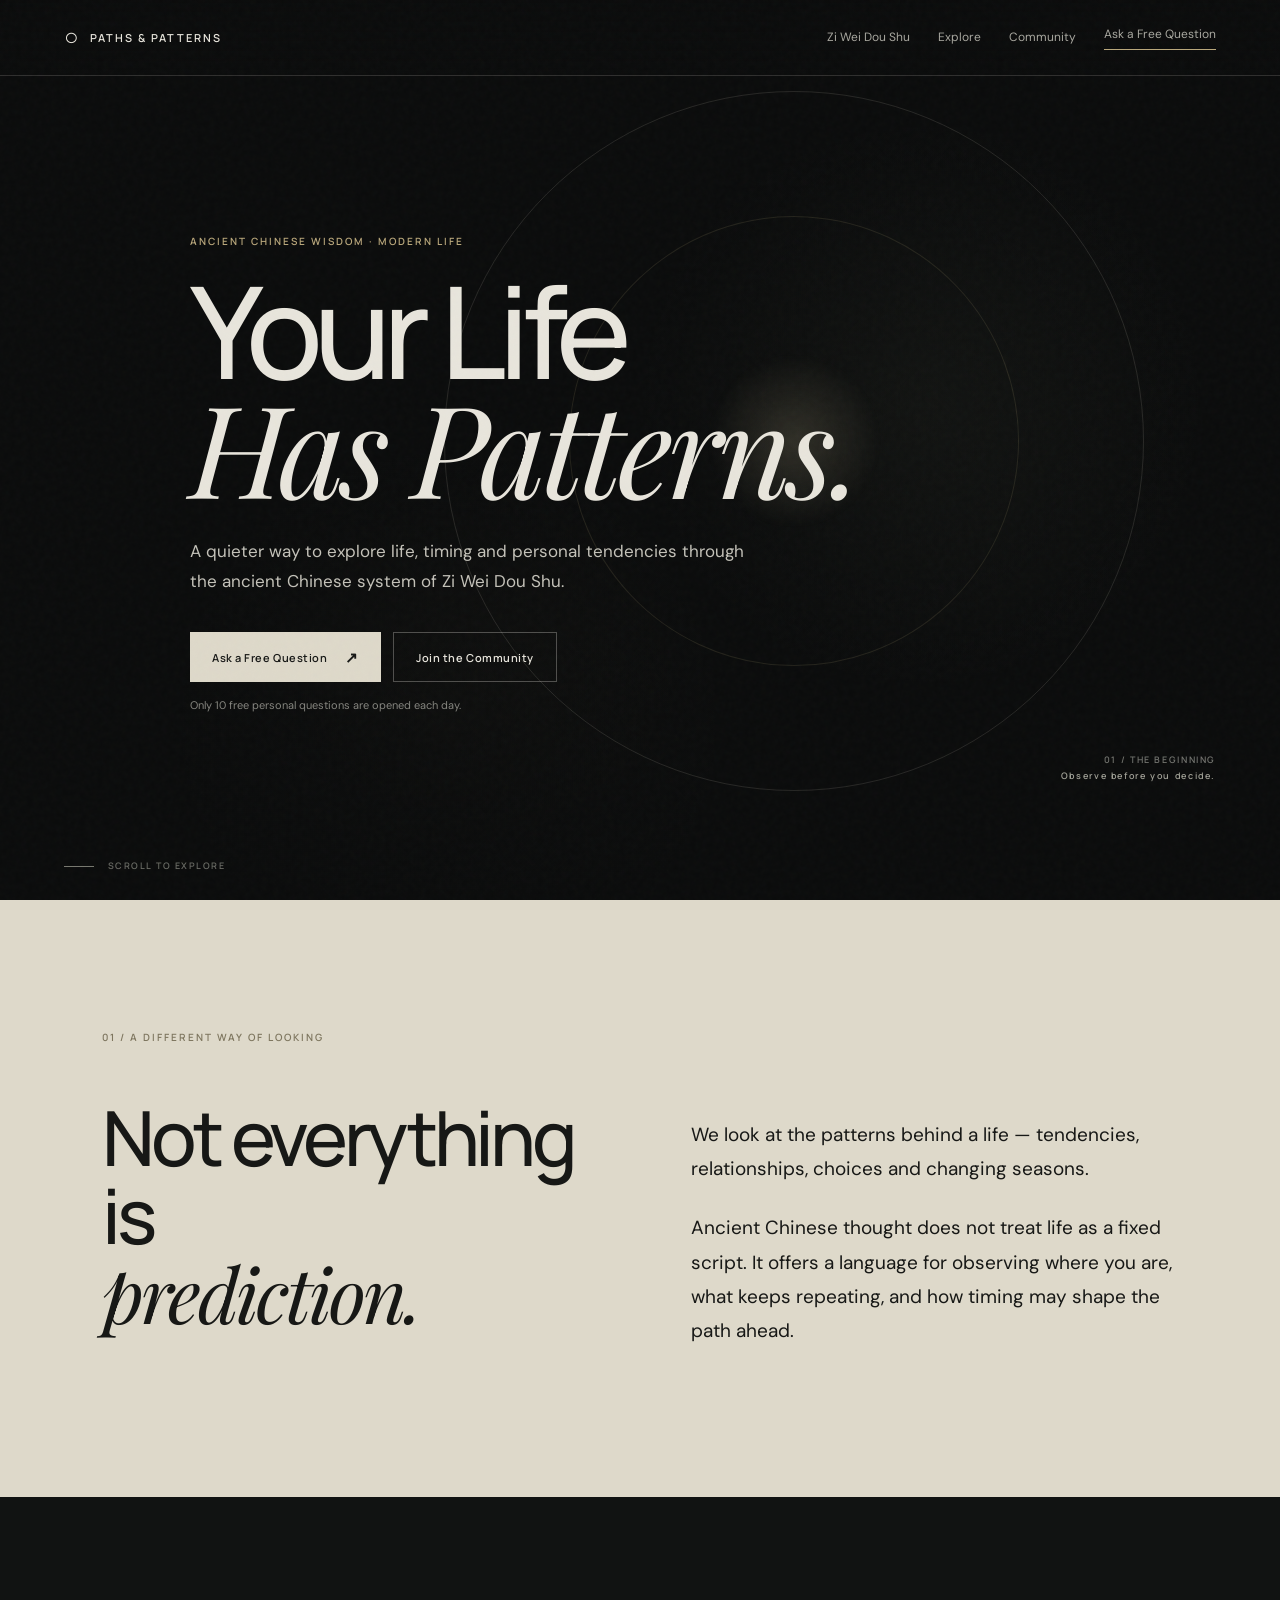
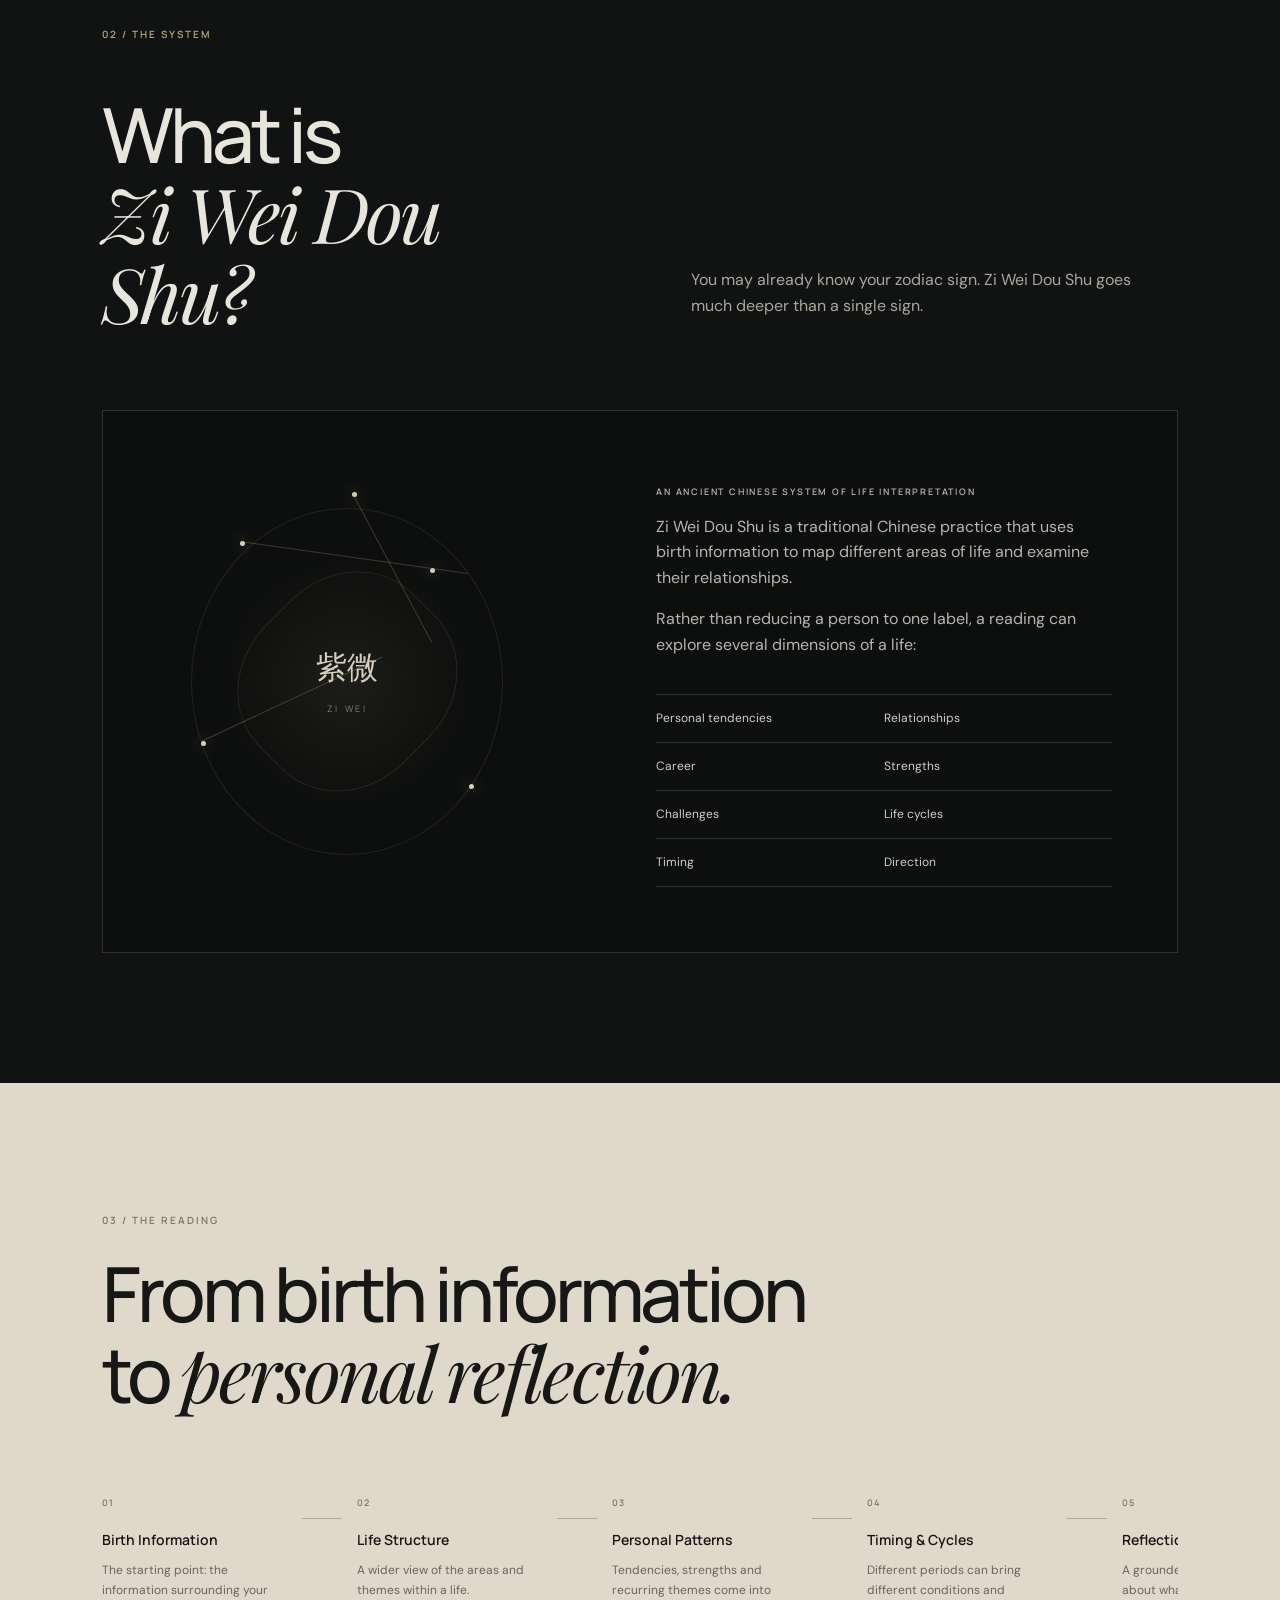
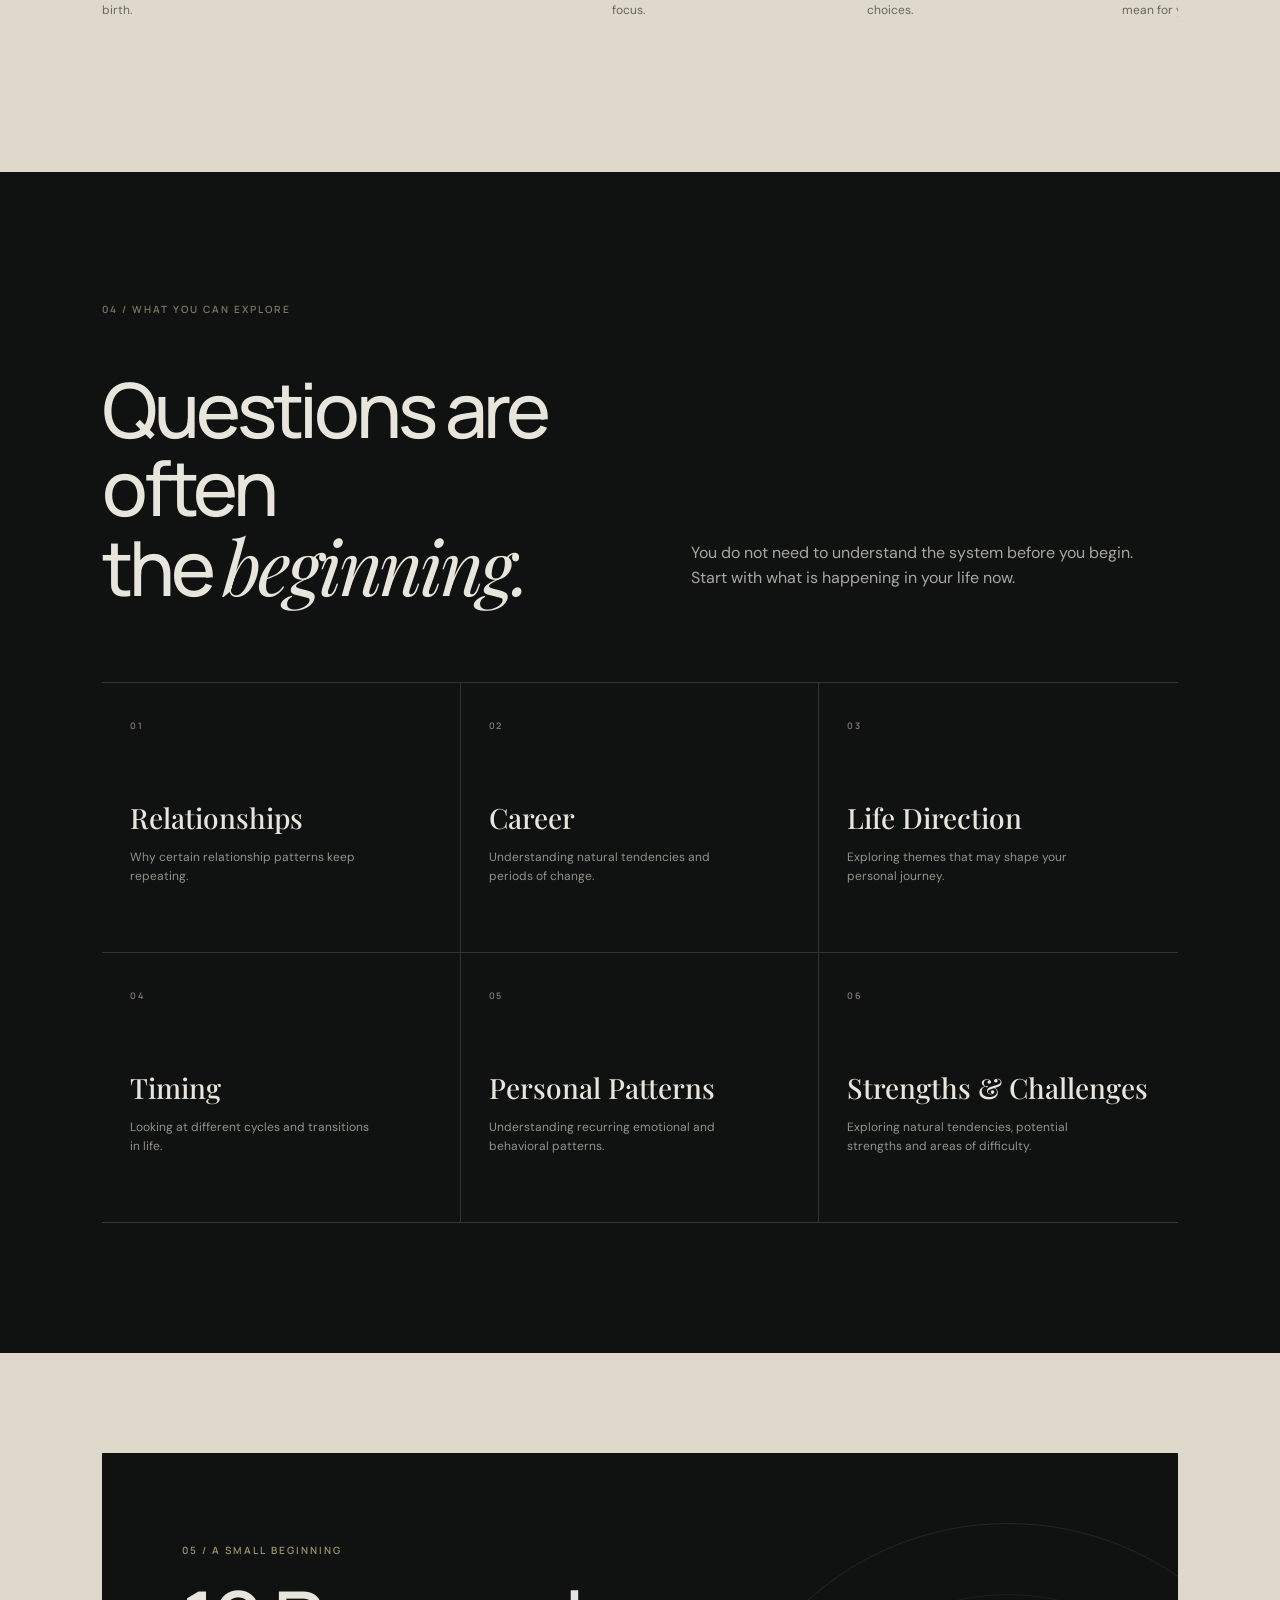
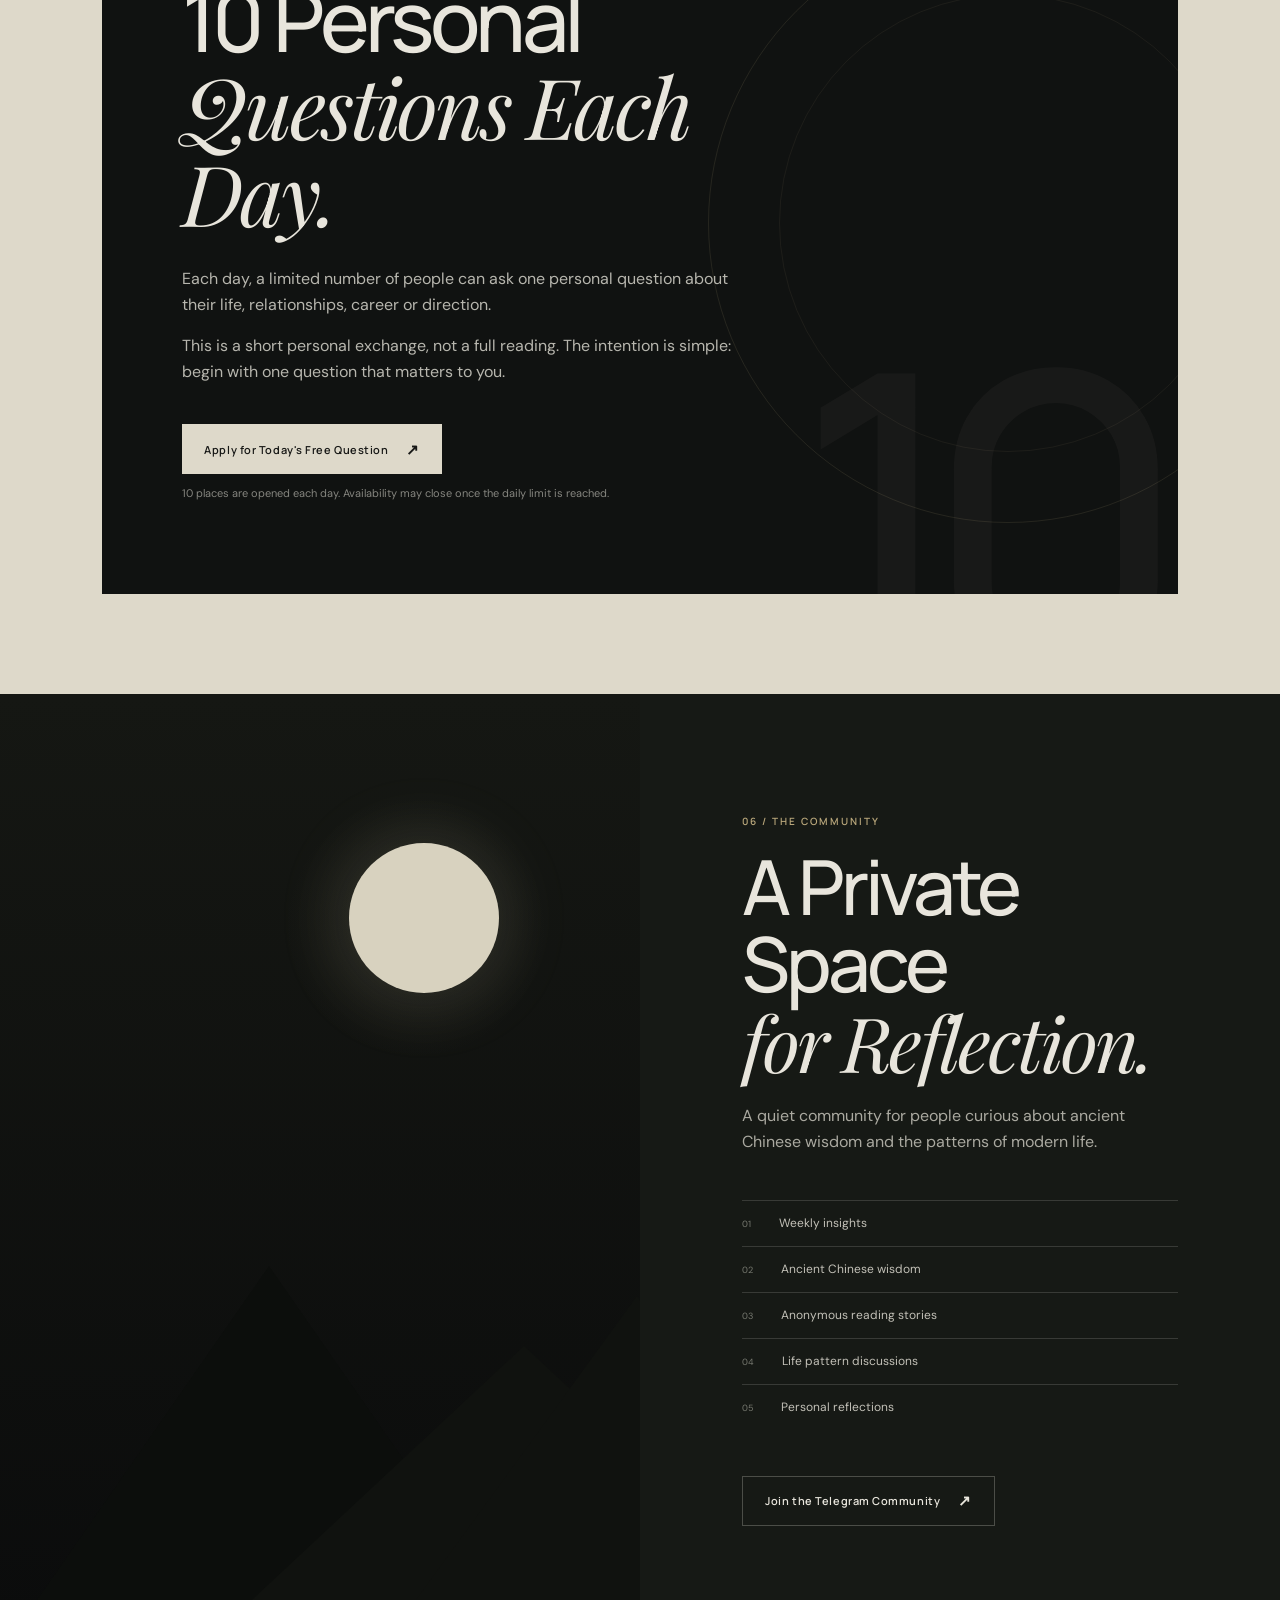
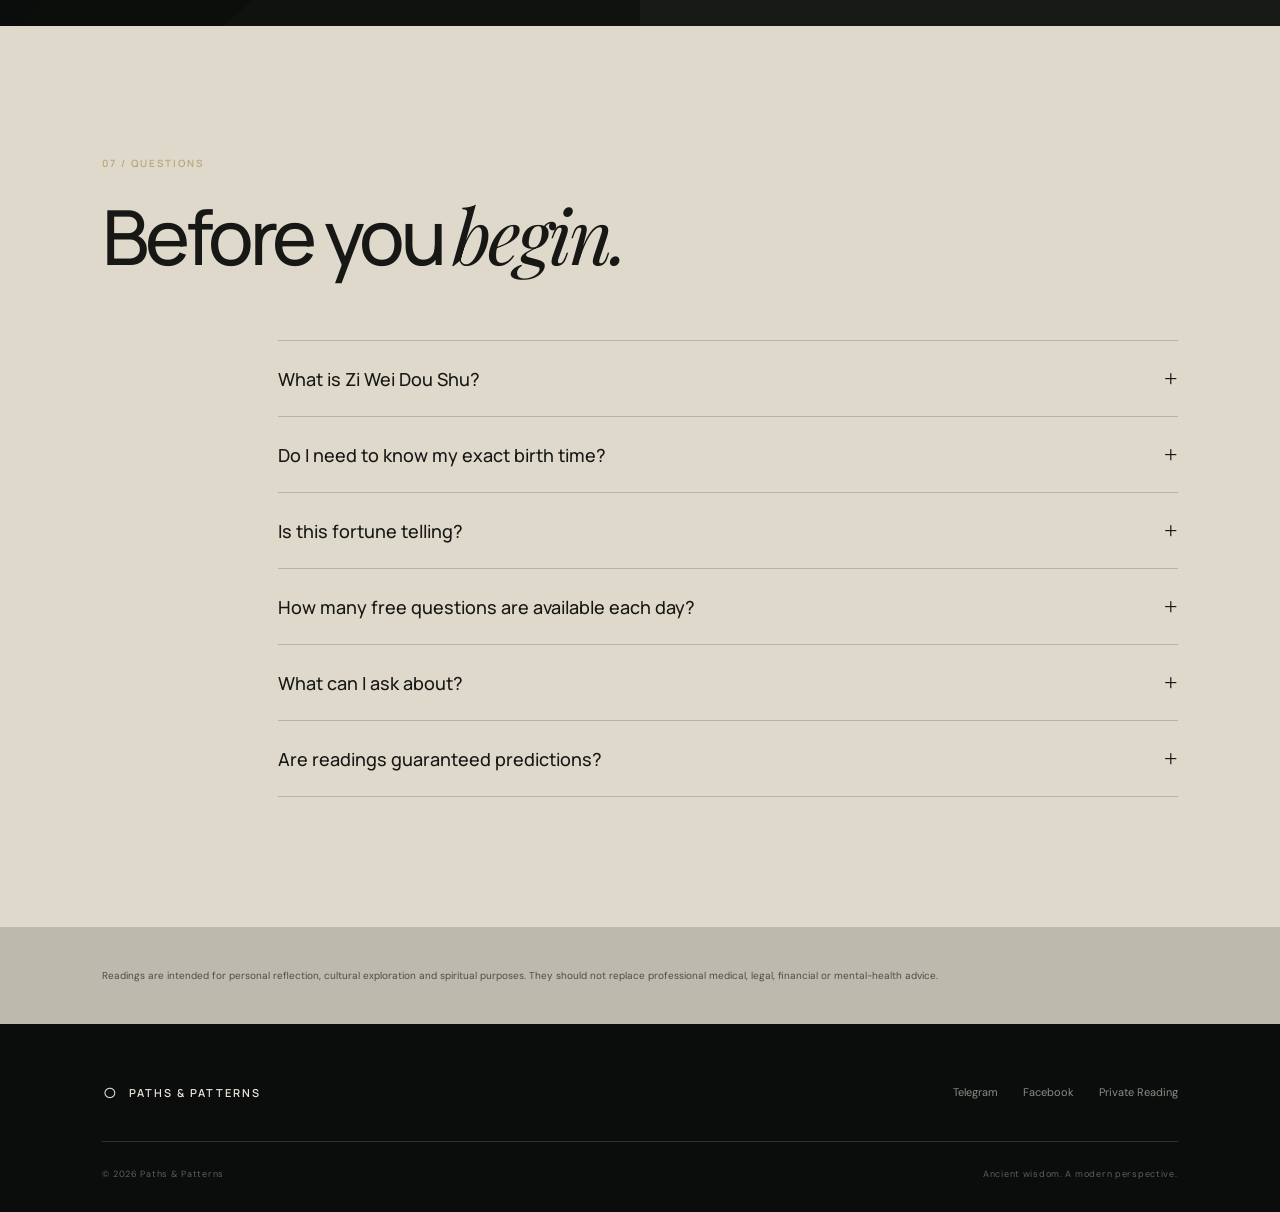
<file: ziwei-landing-vercel/index.html>
<!doctype html>
<html lang="en">
<head>
  <meta charset="UTF-8" />
  <meta name="viewport" content="width=device-width, initial-scale=1.0" />
  <title>Patterns of Life — Ancient Chinese Wisdom for Modern Life</title>
  <meta name="description" content="Explore Zi Wei Dou Shu and ancient Chinese wisdom through personal reflection on life patterns, relationships, career, direction and timing." />
  <meta name="theme-color" content="#0b0c0c" />
  <meta property="og:title" content="Patterns of Life — Ancient Chinese Wisdom for Modern Life" />
  <meta property="og:description" content="A modern introduction to Zi Wei Dou Shu, personal patterns and timing." />
  <meta property="og:type" content="website" />
  <meta property="og:url" content="https://example.com/" />
  <meta property="og:image" content="https://example.com/og-image.jpg" />
  <meta name="twitter:card" content="summary_large_image" />
  <link rel="preconnect" href="https://fonts.googleapis.com">
  <link rel="preconnect" href="https://fonts.gstatic.com" crossorigin>
  <link href="https://fonts.googleapis.com/css2?family=DM+Sans:wght@400;500;600&family=Manrope:wght@400;500;600;700&family=Playfair+Display:wght@400;500&display=swap" rel="stylesheet">
  <link rel="stylesheet" href="styles.css" />
</head>
<body>
  <div class="grain"></div>

  <header class="site-header">
    <a class="brand" href="#top" aria-label="Patterns of Life home">
      <span class="brand-mark">○</span>
      <span>PATHS &amp; PATTERNS</span>
    </a>
    <nav class="desktop-nav">
      <a href="#ziwei">Zi Wei Dou Shu</a>
      <a href="#explore">Explore</a>
      <a href="#community">Community</a>
      <a class="nav-cta" data-link="free-question" href="#">Ask a Free Question</a>
    </nav>
    <button class="menu-button" aria-label="Open menu" aria-expanded="false">Menu</button>
  </header>

  <div class="mobile-menu" aria-hidden="true">
    <a href="#ziwei">Zi Wei Dou Shu</a>
    <a href="#explore">Explore</a>
    <a href="#community">Community</a>
    <a data-link="free-question" href="#">Ask a Free Question</a>
  </div>

  <main id="top">
    <section class="hero">
      <div class="hero-orbit orbit-one"></div>
      <div class="hero-orbit orbit-two"></div>
      <div class="hero-glow"></div>
      <div class="hero-content">
        <p class="eyebrow">ANCIENT CHINESE WISDOM · MODERN LIFE</p>
        <h1>Your Life<br><em>Has Patterns.</em></h1>
        <p class="hero-copy">A quieter way to explore life, timing and personal tendencies through the ancient Chinese system of Zi Wei Dou Shu.</p>
        <div class="hero-actions">
          <a class="button button-primary" data-link="free-question" href="#">Ask a Free Question <span>↗</span></a>
          <a class="button button-ghost" data-link="telegram" href="#">Join the Community</a>
        </div>
        <p class="micro-note">Only 10 free personal questions are opened each day.</p>
      </div>
      <div class="hero-side-note">01 / THE BEGINNING<br><span>Observe before you decide.</span></div>
      <div class="scroll-cue"><span></span> SCROLL TO EXPLORE</div>
    </section>

    <section class="intro section">
      <div class="section-label">01 / A DIFFERENT WAY OF LOOKING</div>
      <div class="intro-grid">
        <div>
          <h2>Not everything is<br><em>prediction.</em></h2>
        </div>
        <div class="body-large">
          <p>We look at the patterns behind a life — tendencies, relationships, choices and changing seasons.</p>
          <p>Ancient Chinese thought does not treat life as a fixed script. It offers a language for observing where you are, what keeps repeating, and how timing may shape the path ahead.</p>
        </div>
      </div>
    </section>

    <section id="ziwei" class="ziwei section">
      <div class="section-label">02 / THE SYSTEM</div>
      <div class="ziwei-head">
        <h2>What is<br><em>Zi Wei Dou Shu?</em></h2>
        <p>You may already know your zodiac sign. Zi Wei Dou Shu goes much deeper than a single sign.</p>
      </div>
      <div class="constellation-card">
        <div class="constellation">
          <i class="star s1"></i><i class="star s2"></i><i class="star s3"></i><i class="star s4"></i><i class="star s5"></i>
          <span class="constellation-line l1"></span><span class="constellation-line l2"></span><span class="constellation-line l3"></span>
          <div class="constellation-center">紫微<br><small>ZI WEI</small></div>
        </div>
        <div class="constellation-copy">
          <p class="kicker">AN ANCIENT CHINESE SYSTEM OF LIFE INTERPRETATION</p>
          <p>Zi Wei Dou Shu is a traditional Chinese practice that uses birth information to map different areas of life and examine their relationships.</p>
          <p>Rather than reducing a person to one label, a reading can explore several dimensions of a life:</p>
          <div class="pill-grid">
            <span>Personal tendencies</span><span>Relationships</span><span>Career</span><span>Strengths</span>
            <span>Challenges</span><span>Life cycles</span><span>Timing</span><span>Direction</span>
          </div>
        </div>
      </div>
    </section>

    <section class="process section">
      <div class="section-label">03 / THE READING</div>
      <h2>From birth information<br>to <em>personal reflection.</em></h2>
      <div class="process-line">
        <article><span>01</span><h3>Birth Information</h3><p>The starting point: the information surrounding your birth.</p></article>
        <div class="connector"></div>
        <article><span>02</span><h3>Life Structure</h3><p>A wider view of the areas and themes within a life.</p></article>
        <div class="connector"></div>
        <article><span>03</span><h3>Personal Patterns</h3><p>Tendencies, strengths and recurring themes come into focus.</p></article>
        <div class="connector"></div>
        <article><span>04</span><h3>Timing &amp; Cycles</h3><p>Different periods can bring different conditions and choices.</p></article>
        <div class="connector"></div>
        <article><span>05</span><h3>Reflection &amp; Guidance</h3><p>A grounded conversation about what the patterns may mean for you.</p></article>
      </div>
    </section>

    <section id="explore" class="explore section">
      <div class="section-label">04 / WHAT YOU CAN EXPLORE</div>
      <div class="explore-head">
        <h2>Questions are often<br>the <em>beginning.</em></h2>
        <p>You do not need to understand the system before you begin. Start with what is happening in your life now.</p>
      </div>
      <div class="cards">
        <article class="topic-card"><span>01</span><h3>Relationships</h3><p>Why certain relationship patterns keep repeating.</p></article>
        <article class="topic-card"><span>02</span><h3>Career</h3><p>Understanding natural tendencies and periods of change.</p></article>
        <article class="topic-card"><span>03</span><h3>Life Direction</h3><p>Exploring themes that may shape your personal journey.</p></article>
        <article class="topic-card"><span>04</span><h3>Timing</h3><p>Looking at different cycles and transitions in life.</p></article>
        <article class="topic-card"><span>05</span><h3>Personal Patterns</h3><p>Understanding recurring emotional and behavioral patterns.</p></article>
        <article class="topic-card"><span>06</span><h3>Strengths &amp; Challenges</h3><p>Exploring natural tendencies, potential strengths and areas of difficulty.</p></article>
      </div>
    </section>

    <section class="free-question section">
      <div class="free-card">
        <div class="free-orbit"></div>
        <div class="free-copy">
          <p class="section-label">05 / A SMALL BEGINNING</p>
          <h2>10 Personal<br><em>Questions Each Day.</em></h2>
          <p>Each day, a limited number of people can ask one personal question about their life, relationships, career or direction.</p>
          <p>This is a short personal exchange, not a full reading. The intention is simple: begin with one question that matters to you.</p>
          <a class="button button-primary" data-link="free-question" href="#">Apply for Today's Free Question <span>↗</span></a>
          <p class="micro-note">10 places are opened each day. Availability may close once the daily limit is reached.</p>
        </div>
        <div class="free-number">10</div>
      </div>
    </section>

    <section id="community" class="community section">
      <div class="community-visual">
        <div class="moon"></div>
        <div class="mountain m1"></div><div class="mountain m2"></div><div class="mountain m3"></div>
      </div>
      <div class="community-copy">
        <p class="section-label">06 / THE COMMUNITY</p>
        <h2>A Private Space<br><em>for Reflection.</em></h2>
        <p>A quiet community for people curious about ancient Chinese wisdom and the patterns of modern life.</p>
        <ul>
          <li><span>01</span> Weekly insights</li>
          <li><span>02</span> Ancient Chinese wisdom</li>
          <li><span>03</span> Anonymous reading stories</li>
          <li><span>04</span> Life pattern discussions</li>
          <li><span>05</span> Personal reflections</li>
        </ul>
        <a class="button button-ghost light" data-link="telegram" href="#">Join the Telegram Community <span>↗</span></a>
      </div>
    </section>

    <section class="faq section">
      <div class="section-label">07 / QUESTIONS</div>
      <h2>Before you <em>begin.</em></h2>
      <div class="faq-list">
        <details><summary>What is Zi Wei Dou Shu?<span>+</span></summary><p>Zi Wei Dou Shu is a traditional Chinese system of life interpretation based on birth information. It is used to explore different areas of life, personal tendencies and timing cycles.</p></details>
        <details><summary>Do I need to know my exact birth time?<span>+</span></summary><p>An accurate birth time can make a traditional chart more precise. If you do not know it, you can still ask a question and we can explain what information is useful for the type of exploration you are seeking.</p></details>
        <details><summary>Is this fortune telling?<span>+</span></summary><p>It is rooted in a traditional Chinese divination and metaphysical system, but the approach here is centered on reflection, patterns and timing rather than presenting the future as fixed or certain.</p></details>
        <details><summary>How many free questions are available each day?<span>+</span></summary><p>Only 10 free personal questions are opened each day. The daily availability may close once all places have been taken.</p></details>
        <details><summary>What can I ask about?<span>+</span></summary><p>You can ask about relationships, career, personal direction, recurring patterns, periods of change, or another personal topic that you would like to reflect on.</p></details>
        <details><summary>Are readings guaranteed predictions?<span>+</span></summary><p>No. A reading is not a guaranteed prediction of future events. It is an interpretive practice intended to offer perspective and a different way of looking at personal patterns and timing.</p></details>
      </div>
    </section>

    <section class="disclaimer">
      <p>Readings are intended for personal reflection, cultural exploration and spiritual purposes. They should not replace professional medical, legal, financial or mental-health advice.</p>
    </section>
  </main>

  <footer class="footer">
    <div class="footer-top">
      <a class="brand" href="#top"><span class="brand-mark">○</span><span>PATHS &amp; PATTERNS</span></a>
      <div class="footer-links">
        <a data-link="telegram" href="#">Telegram</a>
        <a data-link="facebook" href="#">Facebook</a>
        <a data-link="free-question" href="#">Private Reading</a>
      </div>
    </div>
    <div class="footer-bottom">
      <span>© <span id="year"></span> Paths &amp; Patterns</span>
      <span>Ancient wisdom. A modern perspective.</span>
    </div>
  </footer>

  <script src="script.js"></script>
</body>
</html>
</file>
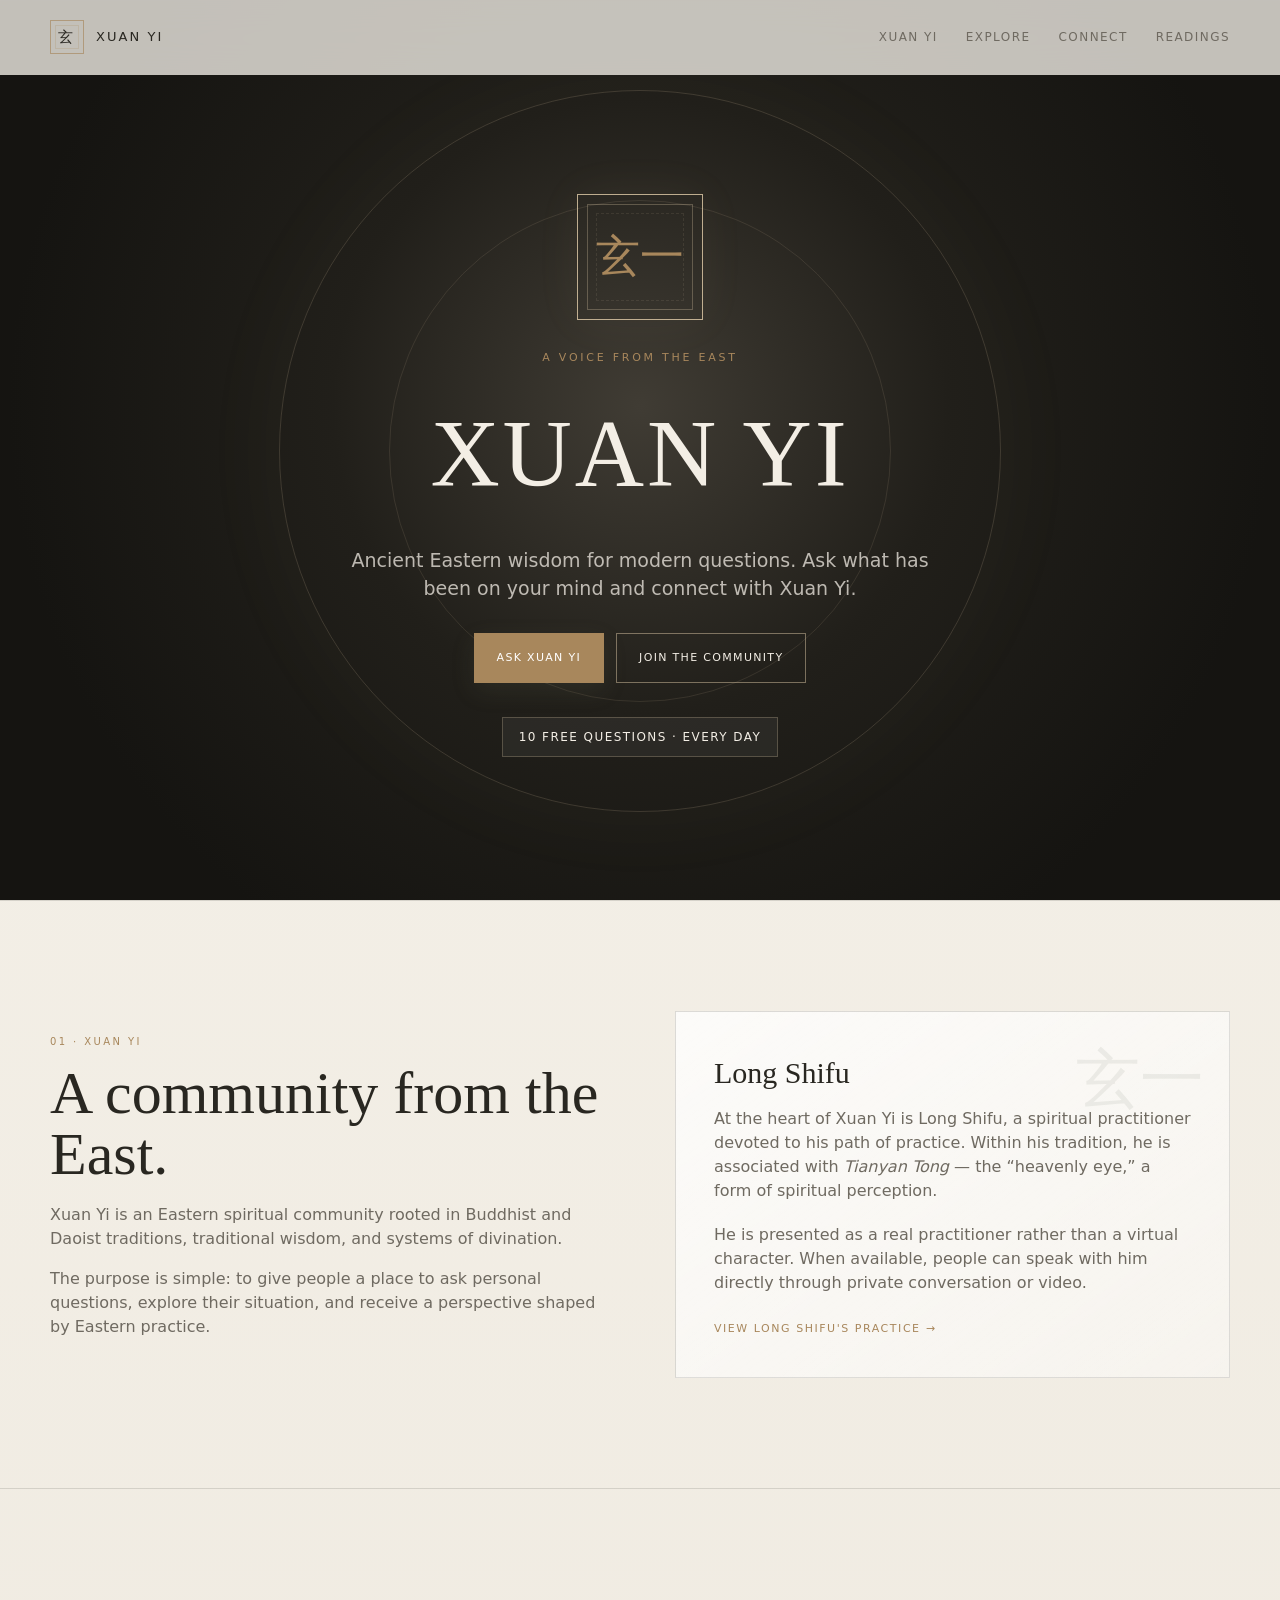
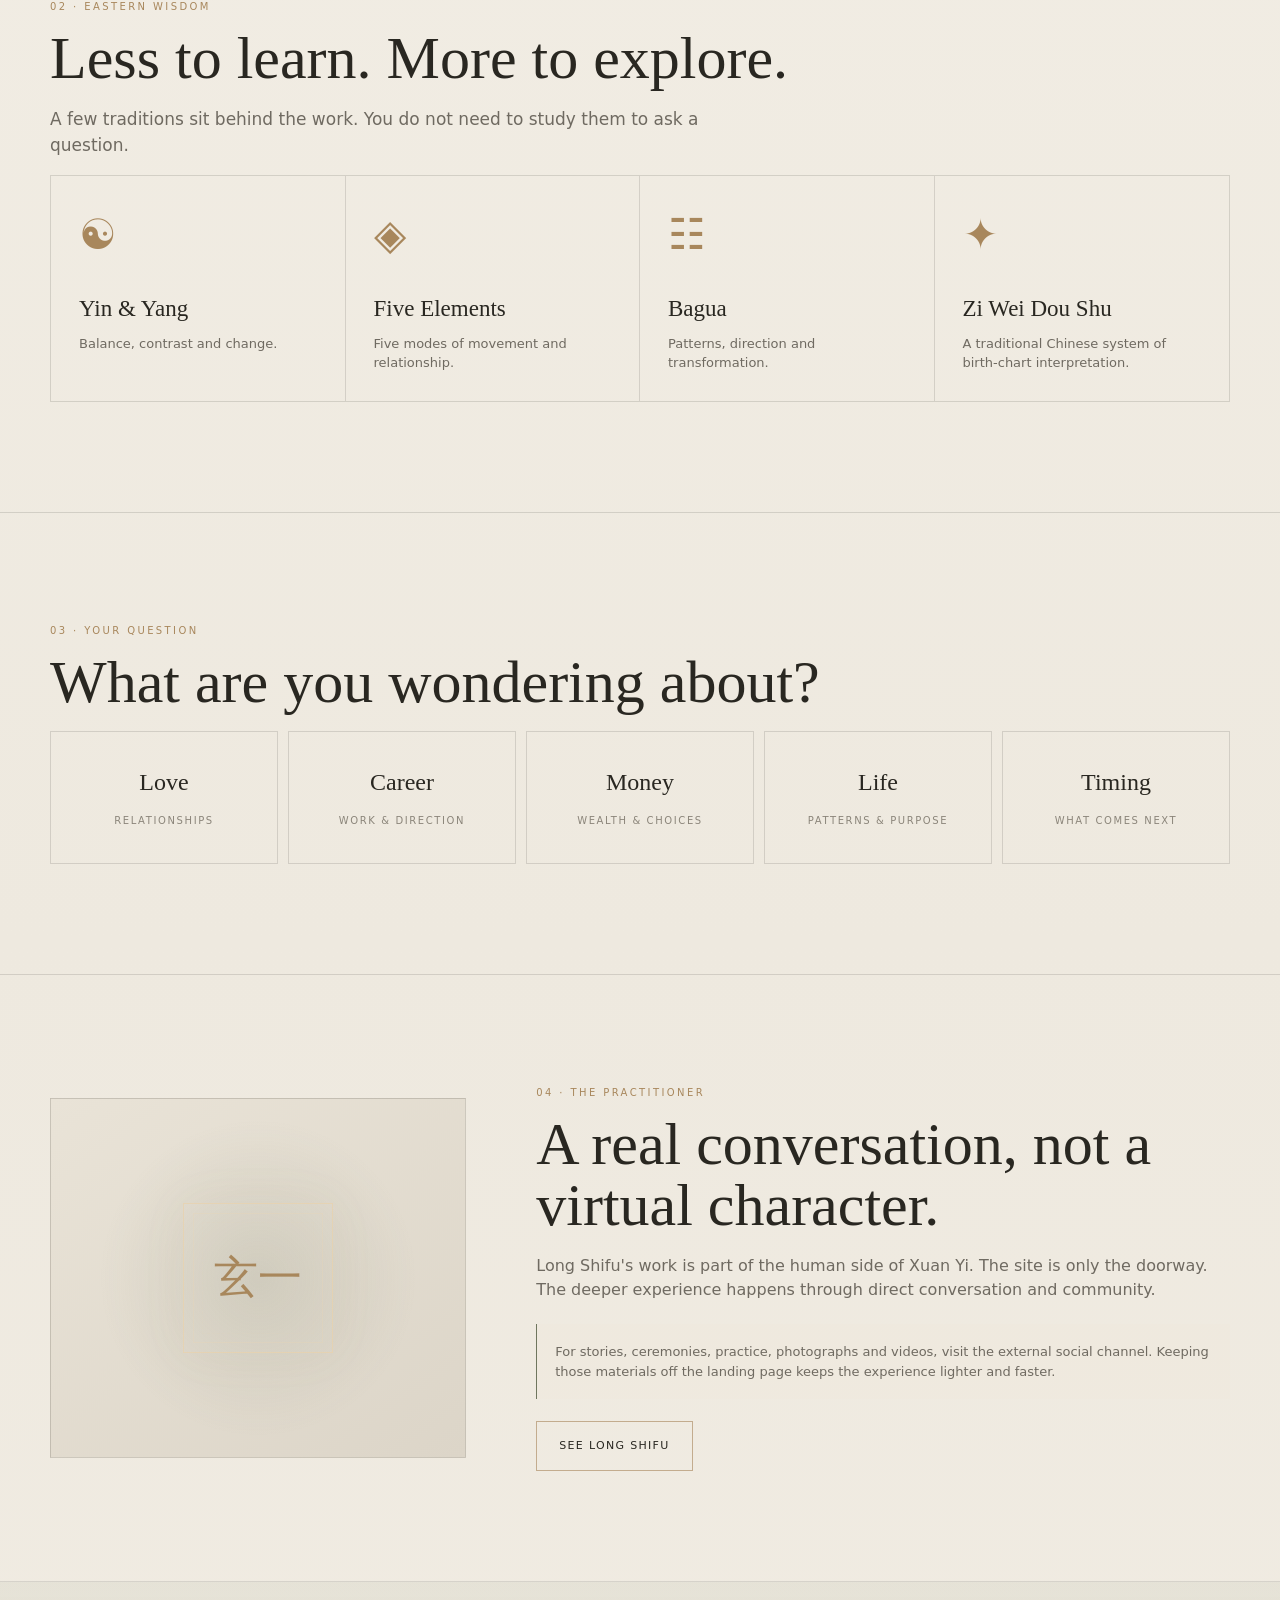
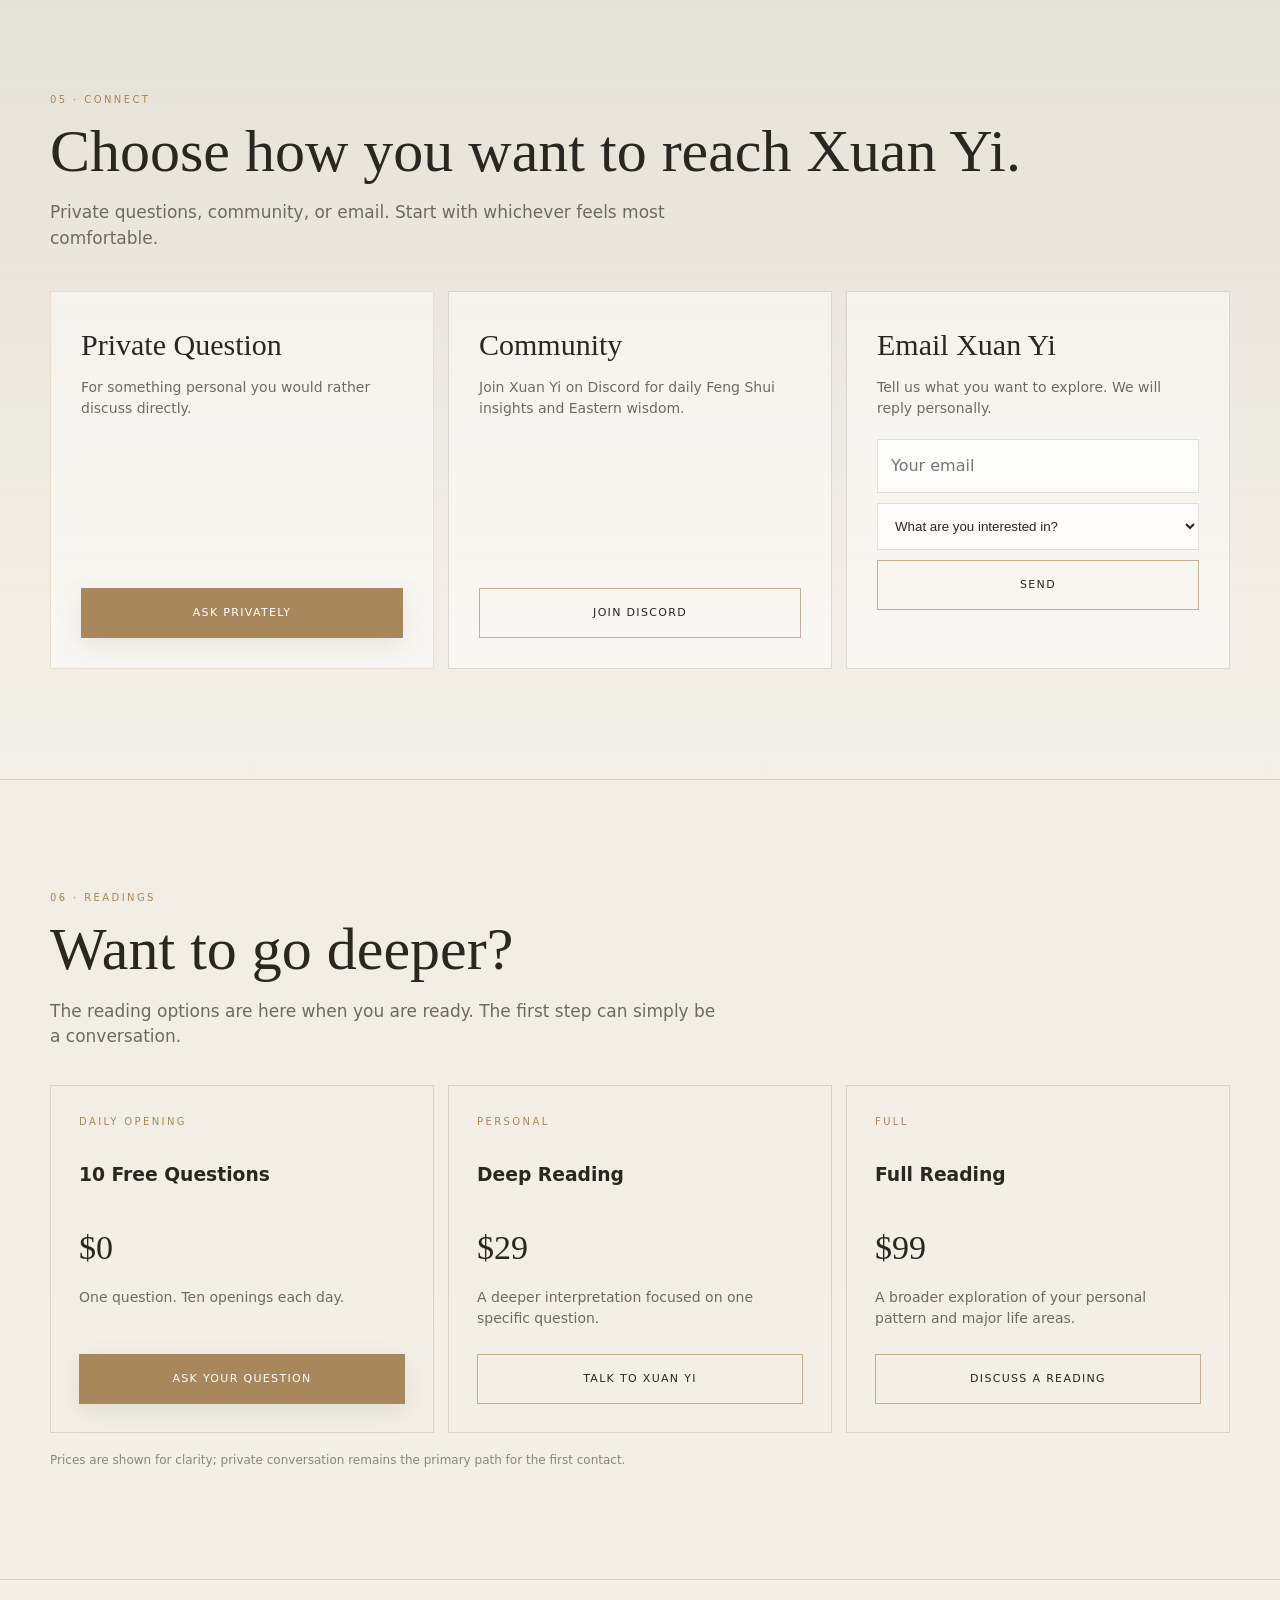
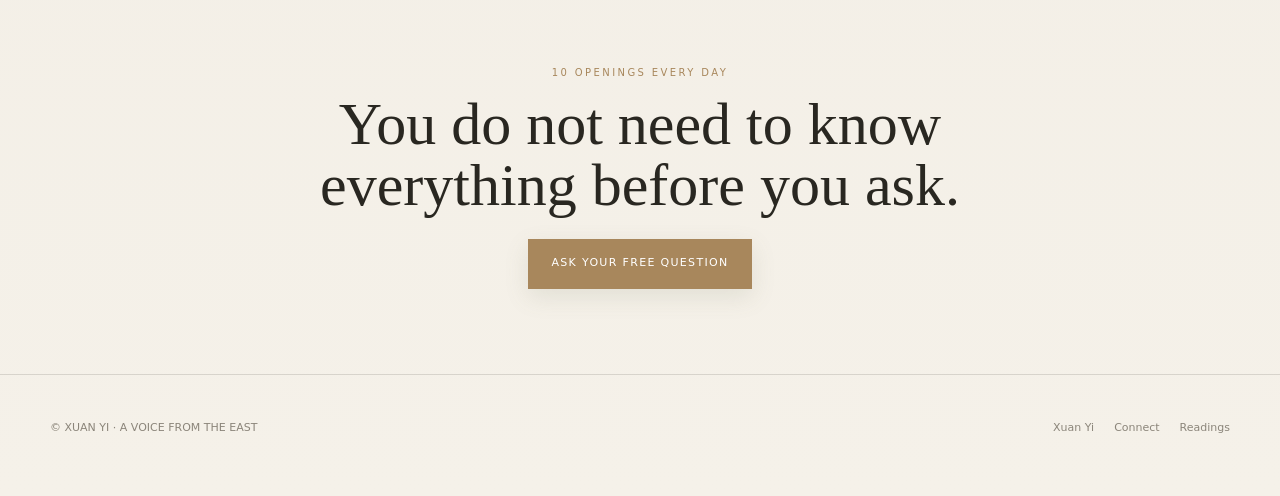
<file: ziwei-landing-vercel/xuan-yi-long/index.html>
<!doctype html>
<html lang="en">
<head>
<meta charset="utf-8">
<meta name="viewport" content="width=device-width, initial-scale=1, viewport-fit=cover">
<meta name="theme-color" content="#0b0a09">
<meta name="description" content="XUAN YI — A voice from the East. Personal questions, Eastern wisdom, and a private community.">
<title>XUAN YI — A Voice From The East</title>
<style>
:root{
  --bg:#f1ede4; --panel:#e8e2d7; --panel2:#ddd5c7; --text:#292721;
  --muted:#6f6a61; --dim:#8b857a; --line:rgba(41,39,33,.14);
  --accent:#a8875c; --accent2:#6f765e; --hero:#171613; --hero-text:#f3eee5; --max:1180px;
  --serif:"Iowan Old Style","Baskerville","Times New Roman",serif;
  --sans:Inter,ui-sans-serif,system-ui,-apple-system,BlinkMacSystemFont,"Segoe UI",sans-serif;
}
*{box-sizing:border-box}
html{scroll-behavior:smooth}
body{margin:0;background:linear-gradient(180deg,#f5f1e9 0%,#eee9df 48%,#f5f1e9 100%);color:var(--text);font-family:var(--sans);line-height:1.5}
a{color:inherit;text-decoration:none}
button,input,textarea{font:inherit}
img,video{max-width:100%;display:block}
.container{width:min(calc(100% - 40px),var(--max));margin:auto}
header{position:fixed;z-index:50;top:0;left:0;right:0;background:rgba(245,241,233,.78);backdrop-filter:blur(18px);border-bottom:1px solid transparent;transition:.25s}
header.scrolled{border-color:var(--line);background:rgba(245,241,233,.94)}
.nav{height:74px;display:flex;align-items:center;justify-content:space-between}
.brand{display:flex;align-items:center;gap:12px;font-size:13px;letter-spacing:.16em;color:var(--text)}
.seal-mini{width:34px;height:34px;border:1px solid rgba(168,135,92,.65);display:grid;place-items:center;font-family:var(--serif);font-size:15px;position:relative}
.seal-mini:after{content:"";position:absolute;inset:4px;border:1px solid rgba(168,135,92,.22)}
.navlinks{display:flex;gap:28px;font-size:12px;letter-spacing:.12em;text-transform:uppercase;color:var(--muted)}
.navlinks a:hover{color:var(--text)}
.menu{display:none;background:none;border:0;color:var(--text);font-size:25px}
.mobile-nav{display:none}
.hero{min-height:100svh;display:grid;place-items:center;padding:120px 0 70px;position:relative;overflow:hidden;background:radial-gradient(circle at 50% 45%,#403c34 0,#211f1a 38%,#151411 78%);color:var(--hero-text)}
.hero:before{content:"";position:absolute;width:720px;height:720px;border:1px solid rgba(232,211,175,.16);border-radius:50%;top:50%;left:50%;transform:translate(-50%,-50%);box-shadow:0 0 100px rgba(215,195,160,.04)}
.hero:after{content:"";position:absolute;width:500px;height:500px;border:1px solid rgba(232,211,175,.11);border-radius:50%;top:50%;left:50%;transform:translate(-50%,-50%);animation:spin 45s linear infinite}
@keyframes spin{to{transform:translate(-50%,-50%) rotate(360deg)}}
.hero-inner{text-align:center;position:relative;z-index:2}
.seal{width:126px;height:126px;margin:0 auto 30px;border:1px solid rgba(232,211,175,.78);position:relative;display:grid;place-items:center;font-family:var(--serif);font-size:44px;color:var(--accent);box-shadow:0 0 50px rgba(215,195,160,.05)}
.seal:before,.seal:after{content:"";position:absolute;inset:9px;border:1px solid rgba(232,211,175,.28)}
.seal:after{inset:18px;border-style:dashed;opacity:.35}
.eyebrow{font-size:11px;letter-spacing:.25em;text-transform:uppercase;color:var(--accent);margin-bottom:15px}
h1{font-family:var(--serif);font-weight:400;font-size:clamp(48px,8vw,96px);letter-spacing:.03em;margin:0}
.hero p{max-width:580px;margin:20px auto 30px;color:rgba(243,238,229,.74);font-size:clamp(16px,2vw,19px)}
.ctas{display:flex;gap:12px;justify-content:center;flex-wrap:wrap}
.btn{display:inline-flex;align-items:center;justify-content:center;min-height:50px;padding:0 22px;border:1px solid rgba(168,135,92,.62);letter-spacing:.12em;text-transform:uppercase;font-size:11px;transition:.2s}
.btn.primary{background:var(--accent);color:#fff;border-color:var(--accent);box-shadow:0 8px 24px rgba(111,118,94,.14)}
.hero .btn:not(.primary){color:var(--hero-text);border-color:rgba(232,211,175,.45)}
.btn:hover{transform:translateY(-2px)}
.free-badge{margin:34px auto 0;width:max-content;max-width:100%;padding:10px 16px;border:1px solid rgba(232,211,175,.24);background:rgba(255,255,255,.05);font-size:12px;letter-spacing:.12em;text-transform:uppercase}
section{padding:110px 0;border-top:1px solid var(--line)}
.section-kicker{font-size:10px;letter-spacing:.24em;text-transform:uppercase;color:var(--accent);margin-bottom:14px}
h2{font-family:var(--serif);font-weight:400;font-size:clamp(34px,5vw,60px);line-height:1.02;margin:0 0 18px}
.lead{color:var(--muted);max-width:680px;font-size:17px}
.about-grid{display:grid;grid-template-columns:1fr 1fr;gap:70px;align-items:center}
.about-copy p{color:var(--muted);font-size:16px}
.trust-card{padding:38px;border:1px solid var(--line);background:linear-gradient(145deg,rgba(255,255,255,.78),rgba(255,255,255,.38));position:relative}
.trust-card:before{content:"玄一";position:absolute;right:25px;top:20px;font-family:var(--serif);font-size:64px;color:rgba(111,118,94,.10)}
.trust-card h3{font-family:var(--serif);font-size:30px;font-weight:400;margin:0 0 12px}
.trust-card p{color:var(--muted);margin:0 0 20px}
.text-link{font-size:11px;letter-spacing:.14em;text-transform:uppercase;color:var(--accent)}
.systems{display:grid;grid-template-columns:repeat(4,1fr);border:1px solid var(--line)}
.system{min-height:190px;padding:28px;border-right:1px solid var(--line);position:relative;overflow:hidden}
.system:last-child{border-right:0}
.symbol{font-family:var(--serif);font-size:42px;color:var(--accent);margin-bottom:25px}
.system h3{font-family:var(--serif);font-size:23px;font-weight:400;margin:0 0 7px}
.system p{font-size:13px;color:var(--muted);margin:0}
.questions{display:grid;grid-template-columns:repeat(5,1fr);gap:10px}
.q{padding:32px 18px;border:1px solid var(--line);text-align:center;transition:.2s}
.q:hover{border-color:rgba(168,135,92,.55);background:rgba(168,135,92,.07);transform:translateY(-4px)}
.q strong{display:block;font-family:var(--serif);font-size:24px;font-weight:400;margin-bottom:7px}
.q span{font-size:10px;letter-spacing:.16em;text-transform:uppercase;color:var(--dim)}
.master{display:grid;grid-template-columns:.75fr 1.25fr;gap:70px;align-items:center}
.master-mark{min-height:360px;border:1px solid var(--line);display:grid;place-items:center;position:relative;background:radial-gradient(circle,rgba(111,118,94,.16),transparent 58%),linear-gradient(145deg,#e9e3d7,#dcd5c8)}
.master-mark .seal{width:150px;height:150px;margin:0}
.master-copy p{color:var(--muted);font-size:16px}
.master-note{margin:22px 0;padding:18px;border-left:1px solid var(--accent2);background:rgba(215,195,160,.035);color:var(--muted);font-size:13px}
.connect{background:linear-gradient(180deg,rgba(111,118,94,.08),rgba(255,255,255,.18))}
.connect-grid{display:grid;grid-template-columns:repeat(3,1fr);gap:14px;margin-top:40px}
.connect-card{min-height:240px;padding:30px;border:1px solid var(--line);display:flex;flex-direction:column;justify-content:space-between;background:rgba(255,255,255,.48)}
.connect-card.featured{border-color:rgba(215,195,160,.45)}
.connect-card h3{font-family:var(--serif);font-weight:400;font-size:30px;margin:0 0 10px}
.connect-card p{color:var(--muted);font-size:14px;margin:0}
.form{display:grid;gap:10px;margin-top:20px}
.input,.select{width:100%;background:rgba(255,255,255,.72);color:var(--text);border:1px solid var(--line);padding:14px 13px;outline:0}
.input:focus{border-color:rgba(215,195,160,.6)}
.form .btn{width:100%;cursor:pointer;background:transparent;color:var(--text)}
.form .btn:hover{background:var(--accent);color:#17120c}
.status{font-size:12px;color:var(--accent);min-height:18px}
.readings{display:grid;grid-template-columns:repeat(3,1fr);gap:14px;margin-top:35px}
.reading{border:1px solid var(--line);padding:28px;min-height:230px;display:flex;flex-direction:column}
.reading .price{font-family:var(--serif);font-size:34px;margin:14px 0}
.reading p{color:var(--muted);font-size:14px;margin:0 0 25px}
.reading .btn{margin-top:auto}
.readings-note{margin-top:18px;color:var(--dim);font-size:12px}
.cta-strip{text-align:center;padding:85px 0;border-top:1px solid var(--line);border-bottom:1px solid var(--line)}
.cta-strip h2{max-width:700px;margin:0 auto 22px}
footer{padding:45px 0 60px;color:var(--dim);font-size:11px}
.footer-row{display:flex;justify-content:space-between;gap:20px;align-items:center}
.footer-links{display:flex;gap:20px}
@media(max-width:800px){
  .container{width:min(calc(100% - 28px),var(--max))}
  .navlinks{display:none}.menu{display:block}
  .mobile-nav{position:absolute;top:74px;left:0;right:0;background:rgba(245,241,233,.98);border-bottom:1px solid var(--line);padding:12px 14px}
  .mobile-nav.open{display:grid}.mobile-nav a{padding:15px 10px;border-bottom:1px solid var(--line);font-size:12px;letter-spacing:.14em;text-transform:uppercase}
  section{padding:78px 0}
  .hero{padding-top:105px}
  .hero:before{width:92vw;height:92vw}.hero:after{width:68vw;height:68vw}
  .seal{width:102px;height:102px;font-size:36px}
  .about-grid,.master{grid-template-columns:1fr;gap:35px}
  .trust-card{padding:26px}
  .systems{grid-template-columns:1fr 1fr}
  .system{border-bottom:1px solid var(--line);border-right:1px solid var(--line);min-height:160px}
  .system:nth-child(2n){border-right:0}
  .questions{grid-template-columns:1fr 1fr}
  .connect-grid,.readings{grid-template-columns:1fr}
  .connect-card{min-height:210px}
  .master-mark{min-height:270px}
  .footer-row{flex-direction:column;align-items:flex-start}
}
@media(max-width:430px){
  .systems{grid-template-columns:1fr}
  .system,.system:nth-child(2n){border-right:0}
  .questions{grid-template-columns:1fr}
  h1{font-size:52px}
  .hero p{font-size:15px}
  .btn{width:100%}
  .ctas{display:grid;width:100%}
}
</style>
</head>
<body>
<header id="header">
  <div class="container nav">
    <a class="brand" href="#top"><span class="seal-mini">玄</span><span>XUAN YI</span></a>
    <nav class="navlinks">
      <a href="#about">Xuan Yi</a>
      <a href="#explore">Explore</a>
      <a href="#connect">Connect</a>
      <a href="#readings">Readings</a>
    </nav>
    <button class="menu" id="menu" aria-label="Open menu">☰</button>
  </div>
  <nav class="mobile-nav" id="mobileNav">
    <a href="#about">Xuan Yi</a><a href="#explore">Explore</a><a href="#connect">Connect</a><a href="#readings">Readings</a>
  </nav>
</header>

<main id="top">
<section class="hero">
  <div class="container hero-inner">
    <div class="seal" aria-label="Xuan Yi seal">玄一</div>
    <div class="eyebrow">A Voice From The East</div>
    <h1>XUAN YI</h1>
    <p>Ancient Eastern wisdom for modern questions. Ask what has been on your mind and connect with Xuan Yi.</p>
    <div class="ctas">
      <a class="btn primary" href="#connect">Ask Xuan Yi</a>
      <a class="btn" href="#community">Join the Community</a>
    </div>
    <div class="free-badge">10 Free Questions · Every Day</div>
  </div>
</section>

<section id="about">
  <div class="container about-grid">
    <div class="about-copy">
      <div class="section-kicker">01 · Xuan Yi</div>
      <h2>A community from the East.</h2>
      <p>Xuan Yi is an Eastern spiritual community rooted in Buddhist and Daoist traditions, traditional wisdom, and systems of divination.</p>
      <p>The purpose is simple: to give people a place to ask personal questions, explore their situation, and receive a perspective shaped by Eastern practice.</p>
    </div>
    <div class="trust-card">
      <h3>Long Shifu</h3>
      <p>At the heart of Xuan Yi is Long Shifu, a spiritual practitioner devoted to his path of practice. Within his tradition, he is associated with <em>Tianyan Tong</em> — the “heavenly eye,” a form of spiritual perception.</p>
      <p>He is presented as a real practitioner rather than a virtual character. When available, people can speak with him directly through private conversation or video.</p>
      <a class="text-link" href="https://www.instagram.com/xuan.yi789?stkn=eDB3ZzRtdmV1cWs2" target="_blank" rel="noopener">View Long Shifu's practice →</a>
    </div>
  </div>
</section>

<section id="explore">
  <div class="container">
    <div class="section-kicker">02 · Eastern Wisdom</div>
    <h2>Less to learn. More to explore.</h2>
    <p class="lead">A few traditions sit behind the work. You do not need to study them to ask a question.</p>
    <div class="systems">
      <div class="system"><div class="symbol">☯</div><h3>Yin & Yang</h3><p>Balance, contrast and change.</p></div>
      <div class="system"><div class="symbol">◈</div><h3>Five Elements</h3><p>Five modes of movement and relationship.</p></div>
      <div class="system"><div class="symbol">☷</div><h3>Bagua</h3><p>Patterns, direction and transformation.</p></div>
      <div class="system"><div class="symbol">✦</div><h3>Zi Wei Dou Shu</h3><p>A traditional Chinese system of birth-chart interpretation.</p></div>
    </div>
  </div>
</section>

<section>
  <div class="container">
    <div class="section-kicker">03 · Your Question</div>
    <h2>What are you wondering about?</h2>
    <div class="questions">
      <a class="q" href="#connect"><strong>Love</strong><span>Relationships</span></a>
      <a class="q" href="#connect"><strong>Career</strong><span>Work & direction</span></a>
      <a class="q" href="#connect"><strong>Money</strong><span>Wealth & choices</span></a>
      <a class="q" href="#connect"><strong>Life</strong><span>Patterns & purpose</span></a>
      <a class="q" href="#connect"><strong>Timing</strong><span>What comes next</span></a>
    </div>
  </div>
</section>

<section>
  <div class="container master">
    <div class="master-mark"><div class="seal">玄一</div></div>
    <div class="master-copy">
      <div class="section-kicker">04 · The Practitioner</div>
      <h2>A real conversation, not a virtual character.</h2>
      <p>Long Shifu's work is part of the human side of Xuan Yi. The site is only the doorway. The deeper experience happens through direct conversation and community.</p>
      <div class="master-note">For stories, ceremonies, practice, photographs and videos, visit the external social channel. Keeping those materials off the landing page keeps the experience lighter and faster.</div>
      <a class="btn" href="https://www.instagram.com/xuan.yi789?stkn=eDB3ZzRtdmV1cWs2" target="_blank" rel="noopener">See Long Shifu</a>
    </div>
  </div>
</section>

<section id="connect" class="connect">
  <div class="container">
    <div class="section-kicker">05 · Connect</div>
    <h2>Choose how you want to reach Xuan Yi.</h2>
    <p class="lead">Private questions, community, or email. Start with whichever feels most comfortable.</p>
    <div class="connect-grid">
      <div class="connect-card featured">
        <div><h3>Private Question</h3><p>For something personal you would rather discuss directly.</p></div>
        <a class="btn primary" id="weLink" href="https://wa.me/660807918910" target="_blank" rel="noopener">Ask Privately</a>
      </div>
      <div class="connect-card" id="community">
        <div><h3>Community</h3><p>Join Xuan Yi on Discord for daily Feng Shui insights and Eastern wisdom.</p></div>
        <a class="btn" id="discordLink" href="https://discord.com/" target="_blank" rel="noopener">Join Discord</a>
      </div>
      <div class="connect-card">
        <div><h3>Email Xuan Yi</h3><p>Tell us what you want to explore. We will reply personally.</p></div>
        <form class="form" id="emailForm" action="https://formsubmit.co/summerliang39@gmail.com" method="POST">
          <input type="hidden" name="_subject" value="XUAN YI — New Website Inquiry">
          <input type="hidden" name="_template" value="table">
          <input type="hidden" name="_captcha" value="true">
          <input type="text" name="_honey" tabindex="-1" autocomplete="off" style="display:none">
          <input class="input" type="email" name="email" placeholder="Your email" required>
          <select class="input" name="interest" required>
            <option value="" disabled selected>What are you interested in?</option>
            <option>Love & Relationships</option><option>Career</option><option>Money</option>
            <option>Life Direction</option><option>Zi Wei Dou Shu</option><option>Eastern Metaphysics</option><option>Other</option>
          </select>
          <button class="btn" type="submit">Send</button>
          <div class="status" id="formStatus"></div>
        </form>
      </div>
    </div>
  </div>
</section>

<section id="readings">
  <div class="container">
    <div class="section-kicker">06 · Readings</div>
    <h2>Want to go deeper?</h2>
    <p class="lead">The reading options are here when you are ready. The first step can simply be a conversation.</p>
    <div class="readings">
      <article class="reading">
        <div class="section-kicker">Daily Opening</div><h3>10 Free Questions</h3><div class="price">$0</div>
        <p>One question. Ten openings each day.</p><a class="btn primary" href="#connect">Ask Your Question</a>
      </article>
      <article class="reading">
        <div class="section-kicker">Personal</div><h3>Deep Reading</h3><div class="price">$29</div>
        <p>A deeper interpretation focused on one specific question.</p><a class="btn" href="#connect">Talk to Xuan Yi</a>
      </article>
      <article class="reading">
        <div class="section-kicker">Full</div><h3>Full Reading</h3><div class="price">$99</div>
        <p>A broader exploration of your personal pattern and major life areas.</p><a class="btn" href="#connect">Discuss a Reading</a>
      </article>
    </div>
    <div class="readings-note">Prices are shown for clarity; private conversation remains the primary path for the first contact.</div>
  </div>
</section>

<div class="cta-strip">
  <div class="container">
    <div class="section-kicker">10 Openings Every Day</div>
    <h2>You do not need to know everything before you ask.</h2>
    <a class="btn primary" href="#connect">Ask Your Free Question</a>
  </div>
</div>
</main>

<footer>
  <div class="container footer-row">
    <div>© XUAN YI · A VOICE FROM THE EAST</div>
    <div class="footer-links"><a href="#about">Xuan Yi</a><a href="#connect">Connect</a><a href="#readings">Readings</a></div>
  </div>
</footer>

<script>
const LINKS = {
  whatsapp: "https://wa.me/660807918910",
  discord: "https://discord.gg/5CFfhZ8vW",
  longShifu: "https://www.instagram.com/xuan.yi789?stkn=eDB3ZzRtdmV1cWs2"
};

document.getElementById("weLink").href = LINKS.whatsapp;
document.getElementById("discordLink").href = LINKS.discord;
document.querySelectorAll('a[href*="instagram.com/xuan.yi789"]').forEach(a => a.href = LINKS.longShifu);

const header = document.getElementById("header");
window.addEventListener("scroll", () => header.classList.toggle("scrolled", window.scrollY > 10), {passive:true});

const menu = document.getElementById("menu");
const mobileNav = document.getElementById("mobileNav");
menu.addEventListener("click", () => mobileNav.classList.toggle("open"));
mobileNav.querySelectorAll("a").forEach(a => a.addEventListener("click", () => mobileNav.classList.remove("open")));

const form = document.getElementById("emailForm");
const status = document.getElementById("formStatus");
form.addEventListener("submit", async (e) => {
  e.preventDefault();
  const data = new FormData(form);
  status.textContent = "Sending…";
  try {
    const response = await fetch(form.action, {
      method: "POST",
      body: data,
      headers: { "Accept": "application/json" }
    });
    if (!response.ok) throw new Error("Form submission failed");
    status.textContent = "Thank you. We received your interest and will reply personally.";
    form.reset();
  } catch (error) {
    status.textContent = "Something went wrong. Please email us directly.";
  }
});
</script>
</body>
</html>
</file>
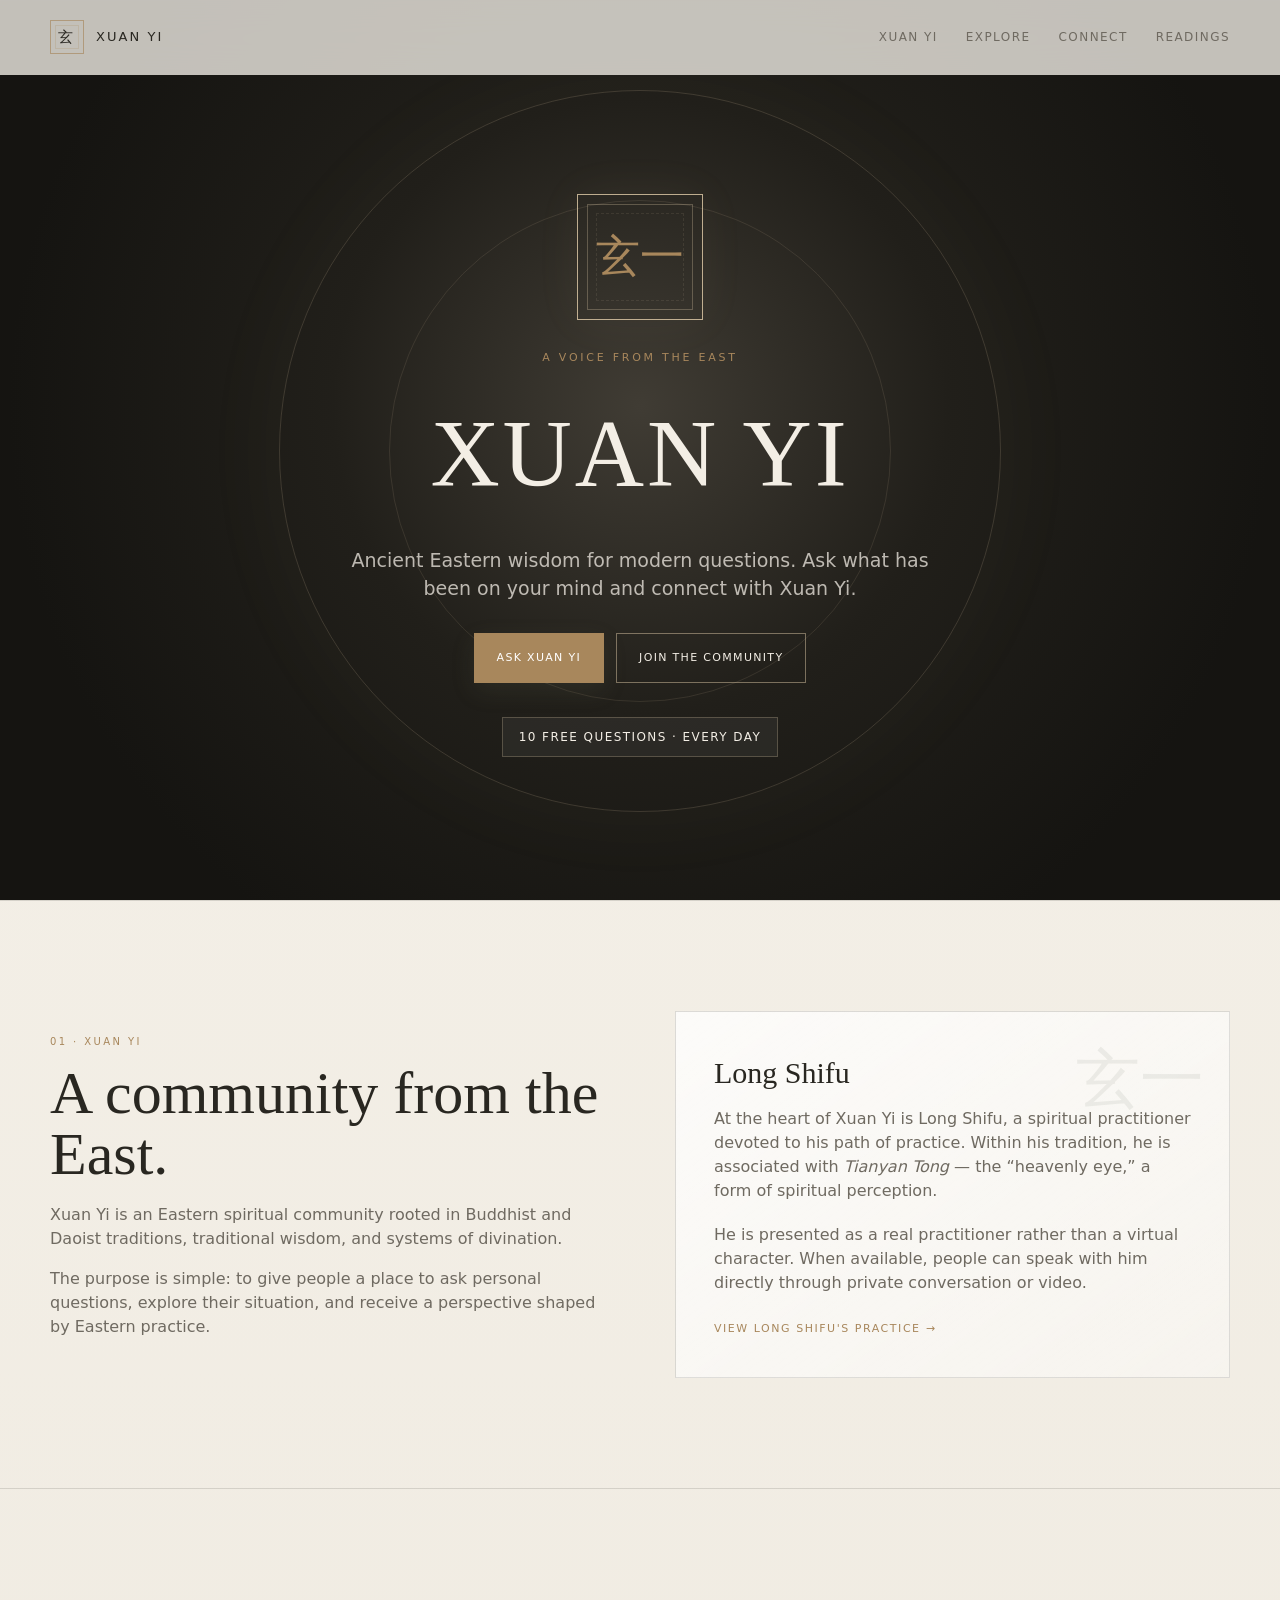
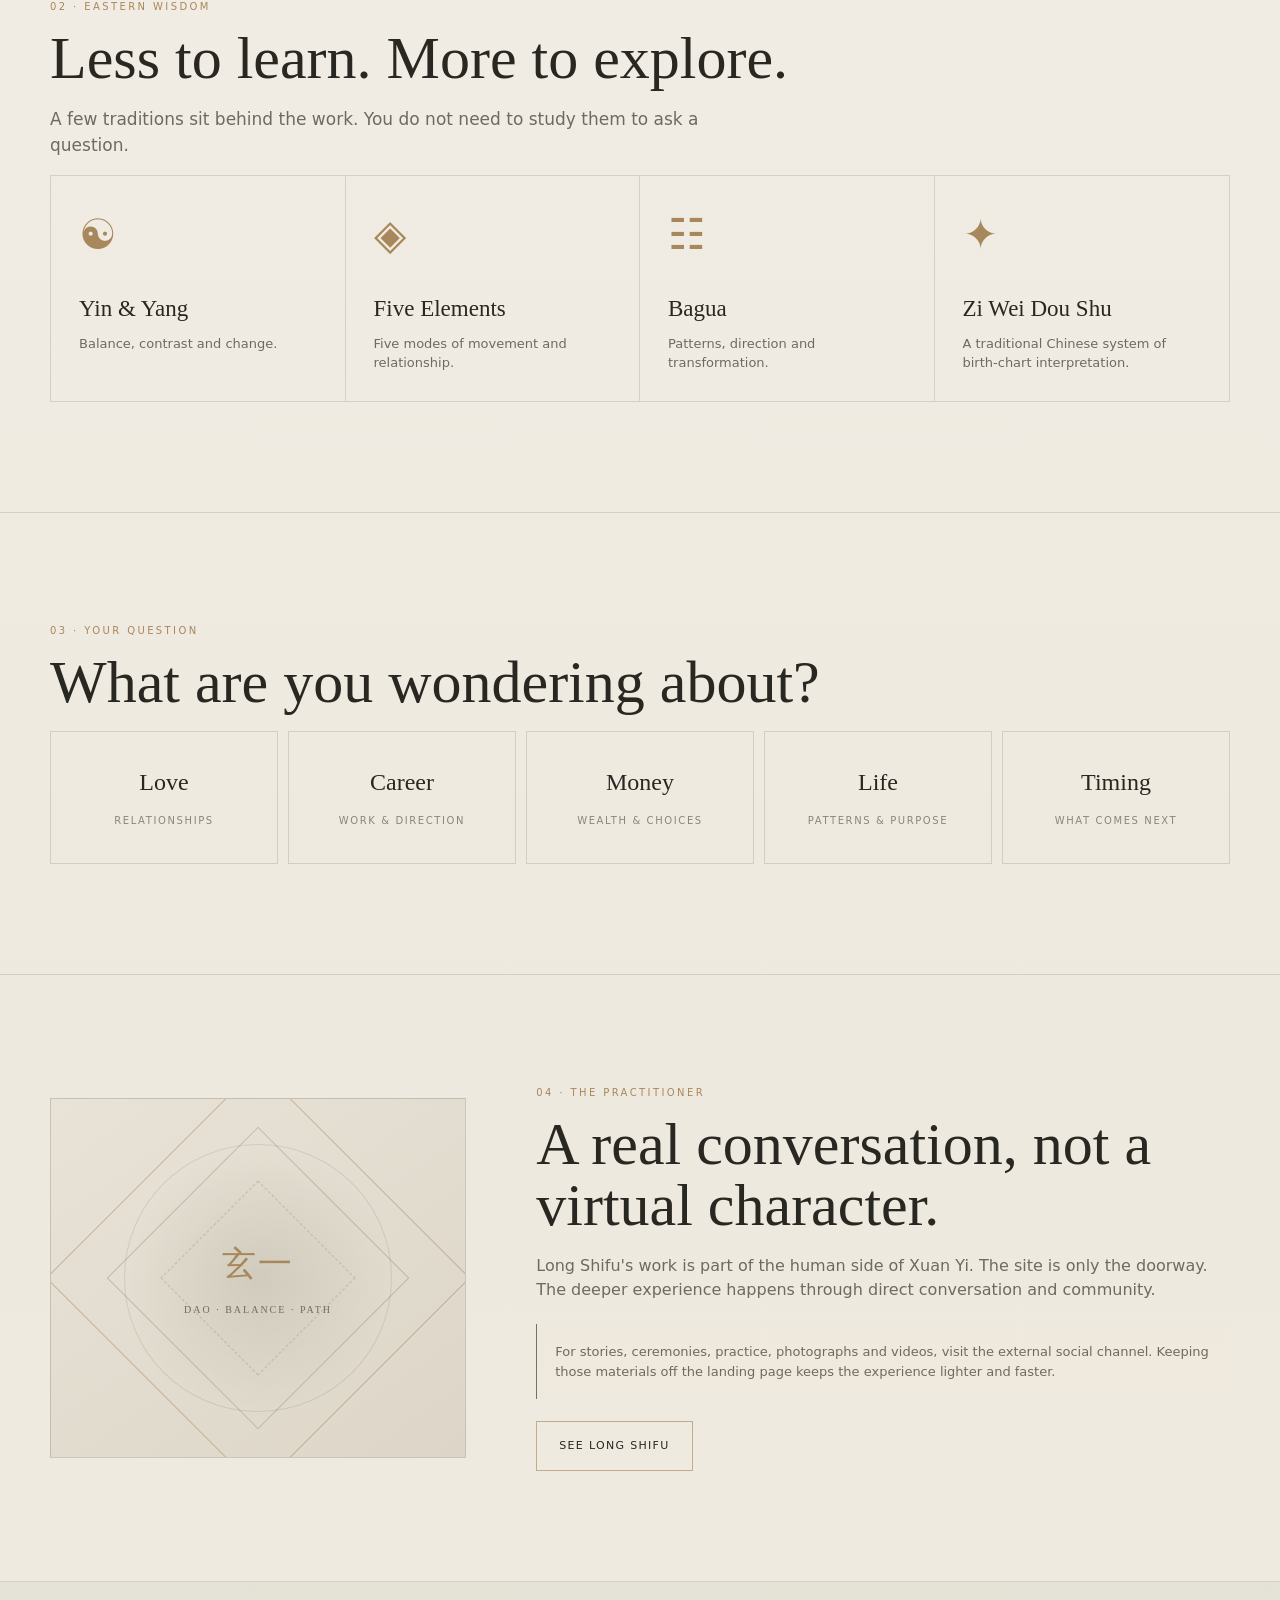
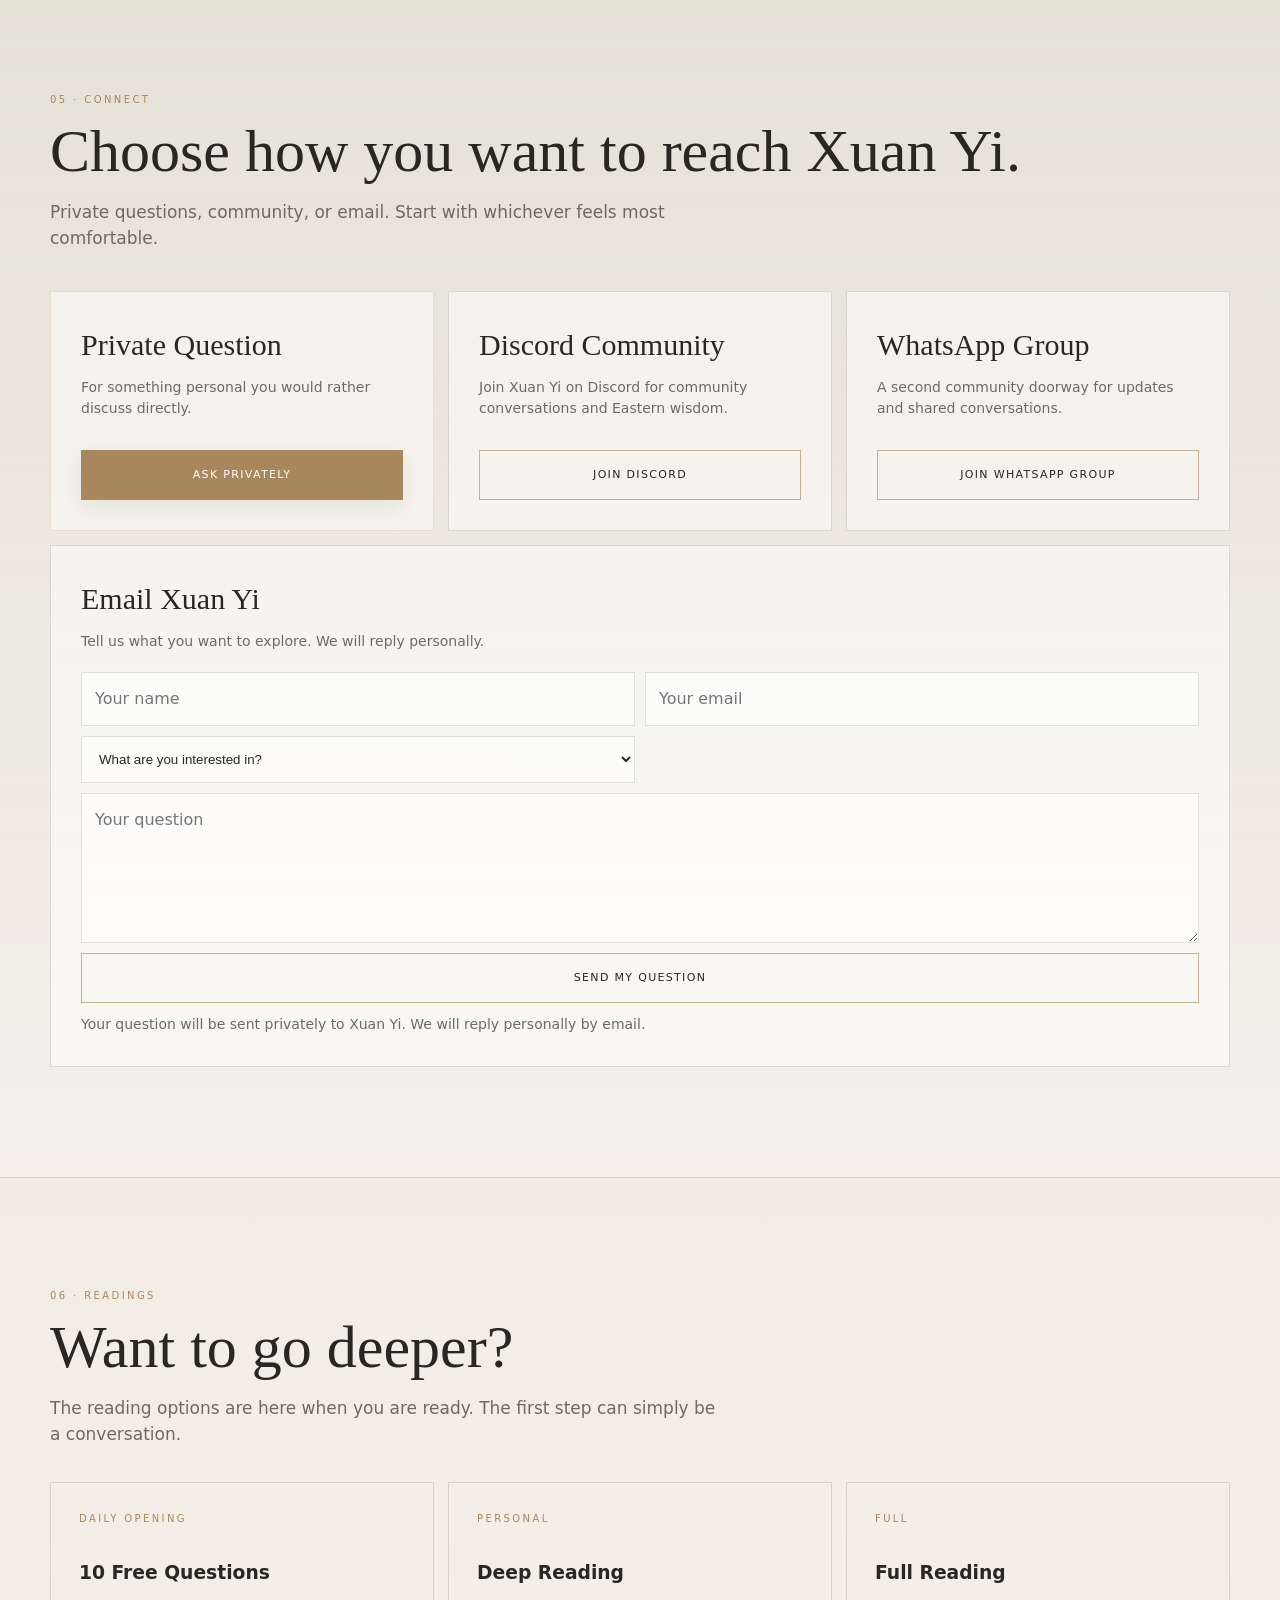
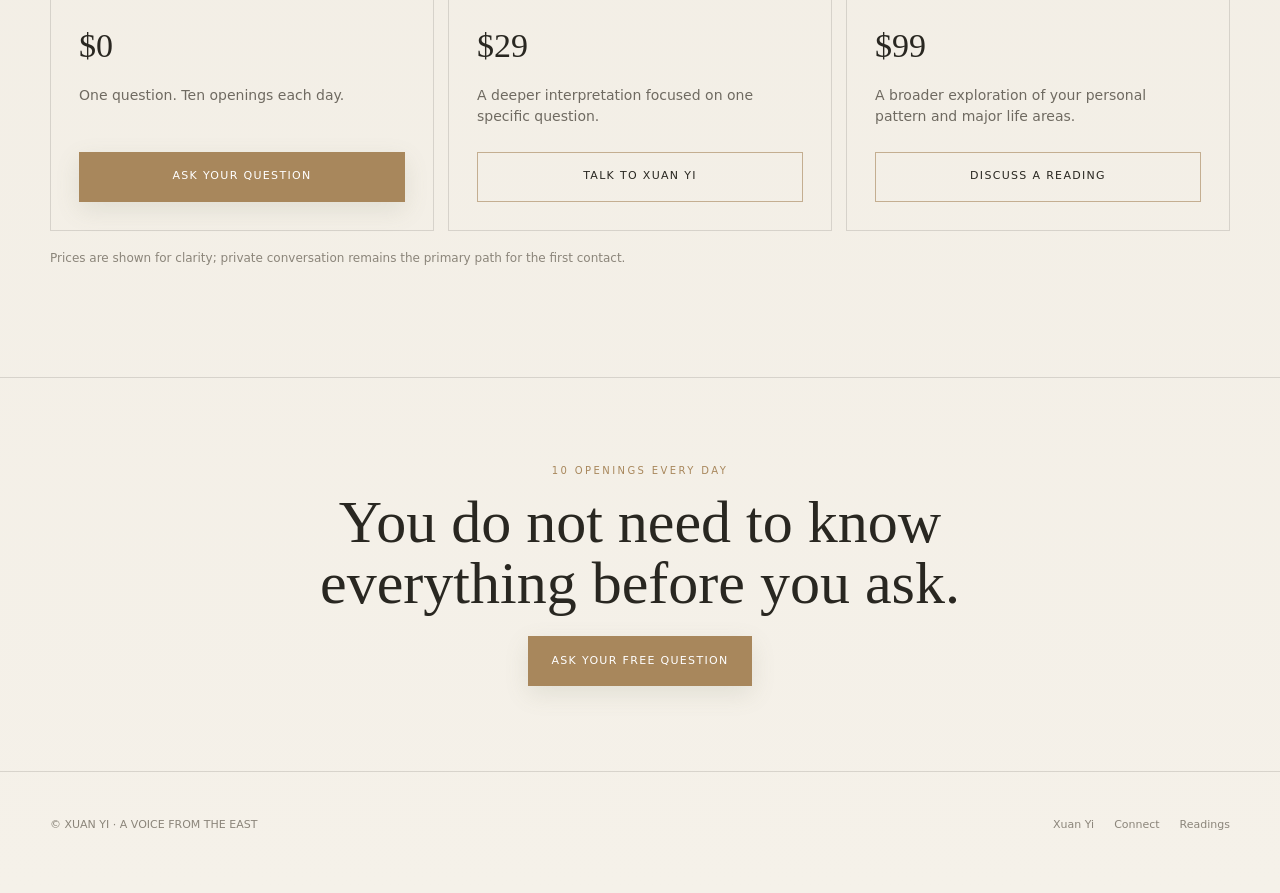
<file: ziwei-landing-vercel/xuan-yi-v2 4/index.html>
<!doctype html>
<html lang="en">
<head>
<meta charset="utf-8">
<meta name="viewport" content="width=device-width, initial-scale=1, viewport-fit=cover">
<meta name="theme-color" content="#0b0a09">
<meta name="description" content="XUAN YI — A voice from the East. Personal questions, Eastern wisdom, and a private community.">
<title>XUAN YI — A Voice From The East</title>
<style>
:root{
  --bg:#f1ede4; --panel:#e8e2d7; --panel2:#ddd5c7; --text:#292721;
  --muted:#6f6a61; --dim:#8b857a; --line:rgba(41,39,33,.14);
  --accent:#a8875c; --accent2:#6f765e; --hero:#171613; --hero-text:#f3eee5; --max:1180px;
  --serif:"Iowan Old Style","Baskerville","Times New Roman",serif;
  --sans:Inter,ui-sans-serif,system-ui,-apple-system,BlinkMacSystemFont,"Segoe UI",sans-serif;
}
*{box-sizing:border-box}
html{scroll-behavior:smooth}
body{margin:0;background:linear-gradient(180deg,#f5f1e9 0%,#eee9df 48%,#f5f1e9 100%);color:var(--text);font-family:var(--sans);line-height:1.5}
a{color:inherit;text-decoration:none}
button,input,textarea{font:inherit}
img,video{max-width:100%;display:block}
.container{width:min(calc(100% - 40px),var(--max));margin:auto}
header{position:fixed;z-index:50;top:0;left:0;right:0;background:rgba(245,241,233,.78);backdrop-filter:blur(18px);border-bottom:1px solid transparent;transition:.25s}
header.scrolled{border-color:var(--line);background:rgba(245,241,233,.94)}
.nav{height:74px;display:flex;align-items:center;justify-content:space-between}
.brand{display:flex;align-items:center;gap:12px;font-size:13px;letter-spacing:.16em;color:var(--text)}
.seal-mini{width:34px;height:34px;border:1px solid rgba(168,135,92,.65);display:grid;place-items:center;font-family:var(--serif);font-size:15px;position:relative}
.seal-mini:after{content:"";position:absolute;inset:4px;border:1px solid rgba(168,135,92,.22)}
.navlinks{display:flex;gap:28px;font-size:12px;letter-spacing:.12em;text-transform:uppercase;color:var(--muted)}
.navlinks a:hover{color:var(--text)}
.menu{display:none;background:none;border:0;color:var(--text);font-size:25px}
.mobile-nav{display:none}
.hero{min-height:100svh;display:grid;place-items:center;padding:120px 0 70px;position:relative;overflow:hidden;background:radial-gradient(circle at 50% 45%,#403c34 0,#211f1a 38%,#151411 78%);color:var(--hero-text)}
.hero:before{content:"";position:absolute;width:720px;height:720px;border:1px solid rgba(232,211,175,.16);border-radius:50%;top:50%;left:50%;transform:translate(-50%,-50%);box-shadow:0 0 100px rgba(215,195,160,.04)}
.hero:after{content:"";position:absolute;width:500px;height:500px;border:1px solid rgba(232,211,175,.11);border-radius:50%;top:50%;left:50%;transform:translate(-50%,-50%);animation:spin 45s linear infinite}
@keyframes spin{to{transform:translate(-50%,-50%) rotate(360deg)}}
.hero-inner{text-align:center;position:relative;z-index:2}
.seal{width:126px;height:126px;margin:0 auto 30px;border:1px solid rgba(232,211,175,.78);position:relative;display:grid;place-items:center;font-family:var(--serif);font-size:44px;color:var(--accent);box-shadow:0 0 50px rgba(215,195,160,.05)}
.seal:before,.seal:after{content:"";position:absolute;inset:9px;border:1px solid rgba(232,211,175,.28)}
.seal:after{inset:18px;border-style:dashed;opacity:.35}
.eyebrow{font-size:11px;letter-spacing:.25em;text-transform:uppercase;color:var(--accent);margin-bottom:15px}
h1{font-family:var(--serif);font-weight:400;font-size:clamp(48px,8vw,96px);letter-spacing:.03em;margin:0}
.hero p{max-width:580px;margin:20px auto 30px;color:rgba(243,238,229,.74);font-size:clamp(16px,2vw,19px)}
.ctas{display:flex;gap:12px;justify-content:center;flex-wrap:wrap}
.btn{display:inline-flex;align-items:center;justify-content:center;min-height:50px;padding:0 22px;border:1px solid rgba(168,135,92,.62);letter-spacing:.12em;text-transform:uppercase;font-size:11px;transition:.2s}
.btn.primary{background:var(--accent);color:#fff;border-color:var(--accent);box-shadow:0 8px 24px rgba(111,118,94,.14)}
.hero .btn:not(.primary){color:var(--hero-text);border-color:rgba(232,211,175,.45)}
.btn:hover{transform:translateY(-2px)}
.free-badge{margin:34px auto 0;width:max-content;max-width:100%;padding:10px 16px;border:1px solid rgba(232,211,175,.24);background:rgba(255,255,255,.05);font-size:12px;letter-spacing:.12em;text-transform:uppercase}
section{padding:110px 0;border-top:1px solid var(--line)}
.section-kicker{font-size:10px;letter-spacing:.24em;text-transform:uppercase;color:var(--accent);margin-bottom:14px}
h2{font-family:var(--serif);font-weight:400;font-size:clamp(34px,5vw,60px);line-height:1.02;margin:0 0 18px}
.lead{color:var(--muted);max-width:680px;font-size:17px}
.about-grid{display:grid;grid-template-columns:1fr 1fr;gap:70px;align-items:center}
.about-copy p{color:var(--muted);font-size:16px}
.trust-card{padding:38px;border:1px solid var(--line);background:linear-gradient(145deg,rgba(255,255,255,.78),rgba(255,255,255,.38));position:relative}
.trust-card:before{content:"玄一";position:absolute;right:25px;top:20px;font-family:var(--serif);font-size:64px;color:rgba(111,118,94,.10)}
.trust-card h3{font-family:var(--serif);font-size:30px;font-weight:400;margin:0 0 12px}
.trust-card p{color:var(--muted);margin:0 0 20px}
.text-link{font-size:11px;letter-spacing:.14em;text-transform:uppercase;color:var(--accent)}
.systems{display:grid;grid-template-columns:repeat(4,1fr);border:1px solid var(--line)}
.system{min-height:190px;padding:28px;border-right:1px solid var(--line);position:relative;overflow:hidden}
.system:last-child{border-right:0}
.symbol{font-family:var(--serif);font-size:42px;color:var(--accent);margin-bottom:25px}
.system h3{font-family:var(--serif);font-size:23px;font-weight:400;margin:0 0 7px}
.system p{font-size:13px;color:var(--muted);margin:0}
.questions{display:grid;grid-template-columns:repeat(5,1fr);gap:10px}
.q{padding:32px 18px;border:1px solid var(--line);text-align:center;transition:.2s}
.q:hover{border-color:rgba(168,135,92,.55);background:rgba(168,135,92,.07);transform:translateY(-4px)}
.q strong{display:block;font-family:var(--serif);font-size:24px;font-weight:400;margin-bottom:7px}
.q span{font-size:10px;letter-spacing:.16em;text-transform:uppercase;color:var(--dim)}
.master{display:grid;grid-template-columns:.75fr 1.25fr;gap:70px;align-items:center}
.master-mark{min-height:360px;border:1px solid var(--line);display:grid;place-items:center;position:relative;overflow:hidden;background:radial-gradient(circle at 50% 50%,rgba(111,118,94,.16),transparent 48%),linear-gradient(145deg,#e9e3d7,#dcd5c8)}
.talisman{width:min(78%,300px);aspect-ratio:1;border:1px solid rgba(168,135,92,.48);position:relative;display:grid;place-items:center;transform:rotate(45deg)}
.talisman:before,.talisman:after{content:"";position:absolute;inset:14%;border:1px solid rgba(111,118,94,.34)}
.talisman:after{inset:27%;border-style:dashed;border-color:rgba(168,135,92,.38)}
.talisman-core{transform:rotate(-45deg);text-align:center;font-family:var(--serif);color:var(--accent);letter-spacing:.22em;line-height:1.8}
.talisman-core strong{display:block;font-size:34px;font-weight:400;letter-spacing:.05em}
.talisman-core span{font-size:10px;color:var(--muted);letter-spacing:.2em;text-transform:uppercase}
.talisman-orbit{position:absolute;inset:5%;border:1px solid rgba(111,118,94,.18);border-radius:50%}
.master-copy p{color:var(--muted);font-size:16px}
.master-note{margin:22px 0;padding:18px;border-left:1px solid var(--accent2);background:rgba(215,195,160,.035);color:var(--muted);font-size:13px}
.connect{background:linear-gradient(180deg,rgba(111,118,94,.08),rgba(255,255,255,.18))}
.connect-grid{display:grid;grid-template-columns:repeat(3,1fr);gap:14px;margin-top:40px;align-items:stretch}
.connect-card{min-height:240px;padding:30px;border:1px solid var(--line);display:flex;flex-direction:column;justify-content:space-between;background:rgba(255,255,255,.48)}
.connect-card.featured{border-color:rgba(215,195,160,.45)}
.connect-card h3{font-family:var(--serif);font-weight:400;font-size:30px;margin:0 0 10px}.connect-card.email-card{grid-column:1 / -1}.email-card .form{grid-template-columns:repeat(2,minmax(0,1fr));align-items:start}.email-card .form .input[name="question"],.email-card .form .form-note{grid-column:1 / -1}.email-card .form .btn{grid-column:1 / -1}.email-card .form .status{grid-column:1 / -1}
.connect-card p{color:var(--muted);font-size:14px;margin:0}
.form{display:grid;gap:10px;margin-top:20px}.form-note{font-size:11px;line-height:1.6;color:var(--muted);margin:0}
.input,.select{width:100%;background:rgba(255,255,255,.72);color:var(--text);border:1px solid var(--line);padding:14px 13px;outline:0}
.input:focus{border-color:rgba(215,195,160,.6)}
.form .btn{width:100%;cursor:pointer;background:transparent;color:var(--text)}
.form .btn:hover{background:var(--accent);color:#17120c}
.status{font-size:12px;color:var(--accent);min-height:18px}
.readings{display:grid;grid-template-columns:repeat(3,1fr);gap:14px;margin-top:35px}
.reading{border:1px solid var(--line);padding:28px;min-height:230px;display:flex;flex-direction:column}
.reading .price{font-family:var(--serif);font-size:34px;margin:14px 0}
.reading p{color:var(--muted);font-size:14px;margin:0 0 25px}
.reading .btn{margin-top:auto}
.readings-note{margin-top:18px;color:var(--dim);font-size:12px}
.cta-strip{text-align:center;padding:85px 0;border-top:1px solid var(--line);border-bottom:1px solid var(--line)}
.cta-strip h2{max-width:700px;margin:0 auto 22px}
footer{padding:45px 0 60px;color:var(--dim);font-size:11px}
.footer-row{display:flex;justify-content:space-between;gap:20px;align-items:center}
.footer-links{display:flex;gap:20px}
@media(max-width:800px){
  .container{width:min(calc(100% - 28px),var(--max))}
  .navlinks{display:none}.menu{display:block}
  .mobile-nav{position:absolute;top:74px;left:0;right:0;background:rgba(245,241,233,.98);border-bottom:1px solid var(--line);padding:12px 14px}
  .mobile-nav.open{display:grid}.mobile-nav a{padding:15px 10px;border-bottom:1px solid var(--line);font-size:12px;letter-spacing:.14em;text-transform:uppercase}
  section{padding:78px 0}
  .hero{padding-top:105px}
  .hero:before{width:92vw;height:92vw}.hero:after{width:68vw;height:68vw}
  .seal{width:102px;height:102px;font-size:36px}
  .about-grid,.master{grid-template-columns:1fr;gap:35px}
  .trust-card{padding:26px}
  .systems{grid-template-columns:1fr 1fr}
  .system{border-bottom:1px solid var(--line);border-right:1px solid var(--line);min-height:160px}
  .system:nth-child(2n){border-right:0}
  .questions{grid-template-columns:1fr 1fr}
  .connect-grid,.readings{grid-template-columns:1fr}.connect-card.email-card{grid-column:auto}.email-card .form{grid-template-columns:1fr}.email-card .form .input[name="question"],.email-card .form .form-note,.email-card .form .btn,.email-card .form .status{grid-column:auto}
  .connect-card{min-height:210px}
  .master-mark{min-height:235px}.talisman{width:190px}
  .footer-row{flex-direction:column;align-items:flex-start}
}
@media(max-width:430px){
  .systems{grid-template-columns:1fr}
  .system,.system:nth-child(2n){border-right:0}
  .questions{grid-template-columns:1fr}
  h1{font-size:52px}
  .hero p{font-size:15px}
  .btn{width:100%}
  .ctas{display:grid;width:100%}
}
</style>
</head>
<body>
<header id="header">
  <div class="container nav">
    <a class="brand" href="#top"><span class="seal-mini">玄</span><span>XUAN YI</span></a>
    <nav class="navlinks">
      <a href="#about">Xuan Yi</a>
      <a href="#explore">Explore</a>
      <a href="#connect">Connect</a>
      <a href="#readings">Readings</a>
    </nav>
    <button class="menu" id="menu" aria-label="Open menu">☰</button>
  </div>
  <nav class="mobile-nav" id="mobileNav">
    <a href="#about">Xuan Yi</a><a href="#explore">Explore</a><a href="#connect">Connect</a><a href="#readings">Readings</a>
  </nav>
</header>

<main id="top">
<section class="hero">
  <div class="container hero-inner">
    <div class="seal" aria-label="Xuan Yi seal">玄一</div>
    <div class="eyebrow">A Voice From The East</div>
    <h1>XUAN YI</h1>
    <p>Ancient Eastern wisdom for modern questions. Ask what has been on your mind and connect with Xuan Yi.</p>
    <div class="ctas">
      <a class="btn primary" href="#connect">Ask Xuan Yi</a>
      <a class="btn" href="#community">Join the Community</a>
    </div>
    <div class="free-badge">10 Free Questions · Every Day</div>
  </div>
</section>

<section id="about">
  <div class="container about-grid">
    <div class="about-copy">
      <div class="section-kicker">01 · Xuan Yi</div>
      <h2>A community from the East.</h2>
      <p>Xuan Yi is an Eastern spiritual community rooted in Buddhist and Daoist traditions, traditional wisdom, and systems of divination.</p>
      <p>The purpose is simple: to give people a place to ask personal questions, explore their situation, and receive a perspective shaped by Eastern practice.</p>
    </div>
    <div class="trust-card">
      <h3>Long Shifu</h3>
      <p>At the heart of Xuan Yi is Long Shifu, a spiritual practitioner devoted to his path of practice. Within his tradition, he is associated with <em>Tianyan Tong</em> — the “heavenly eye,” a form of spiritual perception.</p>
      <p>He is presented as a real practitioner rather than a virtual character. When available, people can speak with him directly through private conversation or video.</p>
      <a class="text-link" href="https://www.instagram.com/xuan.yi789?stkn=eDB3ZzRtdmV1cWs2" target="_blank" rel="noopener">View Long Shifu's practice →</a>
    </div>
  </div>
</section>

<section id="explore">
  <div class="container">
    <div class="section-kicker">02 · Eastern Wisdom</div>
    <h2>Less to learn. More to explore.</h2>
    <p class="lead">A few traditions sit behind the work. You do not need to study them to ask a question.</p>
    <div class="systems">
      <div class="system"><div class="symbol">☯</div><h3>Yin & Yang</h3><p>Balance, contrast and change.</p></div>
      <div class="system"><div class="symbol">◈</div><h3>Five Elements</h3><p>Five modes of movement and relationship.</p></div>
      <div class="system"><div class="symbol">☷</div><h3>Bagua</h3><p>Patterns, direction and transformation.</p></div>
      <div class="system"><div class="symbol">✦</div><h3>Zi Wei Dou Shu</h3><p>A traditional Chinese system of birth-chart interpretation.</p></div>
    </div>
  </div>
</section>

<section>
  <div class="container">
    <div class="section-kicker">03 · Your Question</div>
    <h2>What are you wondering about?</h2>
    <div class="questions">
      <a class="q" href="#connect"><strong>Love</strong><span>Relationships</span></a>
      <a class="q" href="#connect"><strong>Career</strong><span>Work & direction</span></a>
      <a class="q" href="#connect"><strong>Money</strong><span>Wealth & choices</span></a>
      <a class="q" href="#connect"><strong>Life</strong><span>Patterns & purpose</span></a>
      <a class="q" href="#connect"><strong>Timing</strong><span>What comes next</span></a>
    </div>
  </div>
</section>

<section>
  <div class="container master">
    <div class="master-mark" aria-label="Abstract Eastern talisman-inspired mark">
      <div class="talisman">
        <div class="talisman-orbit"></div>
        <div class="talisman-core"><strong>玄一</strong><span>Dao · Balance · Path</span></div>
      </div>
    </div>
    <div class="master-copy">
      <div class="section-kicker">04 · The Practitioner</div>
      <h2>A real conversation, not a virtual character.</h2>
      <p>Long Shifu's work is part of the human side of Xuan Yi. The site is only the doorway. The deeper experience happens through direct conversation and community.</p>
      <div class="master-note">For stories, ceremonies, practice, photographs and videos, visit the external social channel. Keeping those materials off the landing page keeps the experience lighter and faster.</div>
      <a class="btn" href="https://www.instagram.com/xuan.yi789?stkn=eDB3ZzRtdmV1cWs2" target="_blank" rel="noopener">See Long Shifu</a>
    </div>
  </div>
</section>

<section id="connect" class="connect">
  <div class="container">
    <div class="section-kicker">05 · Connect</div>
    <h2>Choose how you want to reach Xuan Yi.</h2>
    <p class="lead">Private questions, community, or email. Start with whichever feels most comfortable.</p>
    <div class="connect-grid">
      <div class="connect-card featured">
        <div><h3>Private Question</h3><p>For something personal you would rather discuss directly.</p></div>
        <a class="btn primary" id="weLink" href="https://wa.me/660807918910" target="_blank" rel="noopener">Ask Privately</a>
      </div>
      <div class="connect-card" id="community">
        <div><h3>Discord Community</h3><p>Join Xuan Yi on Discord for community conversations and Eastern wisdom.</p></div>
        <a class="btn" id="discordLink" href="https://discord.gg/5CFfhZ8vW" target="_blank" rel="noopener">Join Discord</a>
      </div>
      <div class="connect-card">
        <div><h3>WhatsApp Group</h3><p>A second community doorway for updates and shared conversations.</p></div>
        <a class="btn" id="whatsappGroupLink" href="https://chat.whatsapp.com/REPLACE_WITH_GROUP_INVITE" target="_blank" rel="noopener">Join WhatsApp Group</a>
      </div>
      <div class="connect-card email-card">
        <div><h3>Email Xuan Yi</h3><p>Tell us what you want to explore. We will reply personally.</p></div>
        <form class="form" id="emailForm" action="https://formsubmit.co/summerliang39@gmail.com" method="POST">
          <!-- FormSubmit: verified destination email -->
          <input type="hidden" name="_subject" value="XUAN YI — New Free Question">
          <input type="hidden" name="_template" value="table">
          <input type="hidden" name="_captcha" value="true">
          <input type="text" name="_honey" tabindex="-1" autocomplete="off" style="display:none">
          <input class="input" type="text" name="name" placeholder="Your name" autocomplete="name" required>
          <input class="input" type="email" name="email" placeholder="Your email" autocomplete="email" required>
          <select class="input" name="interest" required>
            <option value="" disabled selected>What are you interested in?</option>
            <option>Love & Relationships</option><option>Career</option><option>Money</option>
            <option>Life Direction</option><option>Zi Wei Dou Shu</option><option>Eastern Metaphysics</option><option>Other</option>
          </select>
          <textarea class="input" name="question" placeholder="Your question" rows="5" required></textarea>
          <button class="btn" type="submit">Send My Question</button>
          <p class="form-note">Your question will be sent privately to Xuan Yi. We will reply personally by email.</p>
        </form>
      </div>
    </div>
  </div>
</section>

<section id="readings">
  <div class="container">
    <div class="section-kicker">06 · Readings</div>
    <h2>Want to go deeper?</h2>
    <p class="lead">The reading options are here when you are ready. The first step can simply be a conversation.</p>
    <div class="readings">
      <article class="reading">
        <div class="section-kicker">Daily Opening</div><h3>10 Free Questions</h3><div class="price">$0</div>
        <p>One question. Ten openings each day.</p><a class="btn primary" href="#connect">Ask Your Question</a>
      </article>
      <article class="reading">
        <div class="section-kicker">Personal</div><h3>Deep Reading</h3><div class="price">$29</div>
        <p>A deeper interpretation focused on one specific question.</p><a class="btn" href="#connect">Talk to Xuan Yi</a>
      </article>
      <article class="reading">
        <div class="section-kicker">Full</div><h3>Full Reading</h3><div class="price">$99</div>
        <p>A broader exploration of your personal pattern and major life areas.</p><a class="btn" href="#connect">Discuss a Reading</a>
      </article>
    </div>
    <div class="readings-note">Prices are shown for clarity; private conversation remains the primary path for the first contact.</div>
  </div>
</section>

<div class="cta-strip">
  <div class="container">
    <div class="section-kicker">10 Openings Every Day</div>
    <h2>You do not need to know everything before you ask.</h2>
    <a class="btn primary" href="#connect">Ask Your Free Question</a>
  </div>
</div>
</main>

<footer>
  <div class="container footer-row">
    <div>© XUAN YI · A VOICE FROM THE EAST</div>
    <div class="footer-links"><a href="#about">Xuan Yi</a><a href="#connect">Connect</a><a href="#readings">Readings</a></div>
  </div>
</footer>

<script>
const LINKS = {
  whatsapp: "https://wa.me/660807918910",
  discord: "https://discord.gg/5CFfhZ8vW",
  whatsappGroup: "https://chat.whatsapp.com/IEuSYXS2LSUDEHTxwoKu8C?s=hd&p=i&mlu=4&ilr=4",
  longShifu: "https://www.instagram.com/xuan.yi789?stkn=eDB3ZzRtdmV1cWs2"
};

document.getElementById("weLink").href = LINKS.whatsapp;
document.getElementById("discordLink").href = LINKS.discord;
document.getElementById("whatsappGroupLink").href = LINKS.whatsappGroup;
document.querySelectorAll('a[href*="instagram.com/xuan.yi789"]').forEach(a => a.href = LINKS.longShifu);

const header = document.getElementById("header");
window.addEventListener("scroll", () => header.classList.toggle("scrolled", window.scrollY > 10), {passive:true});

const menu = document.getElementById("menu");
const mobileNav = document.getElementById("mobileNav");
menu.addEventListener("click", () => mobileNav.classList.toggle("open"));
mobileNav.querySelectorAll("a").forEach(a => a.addEventListener("click", () => mobileNav.classList.remove("open")));

// FormSubmit uses a normal HTML POST here on purpose.
// This avoids mixing the standard endpoint with the AJAX endpoint and keeps
// the form compatible with Vercel's static hosting. No JavaScript is required.

</script>
</body>
</html>
</file>
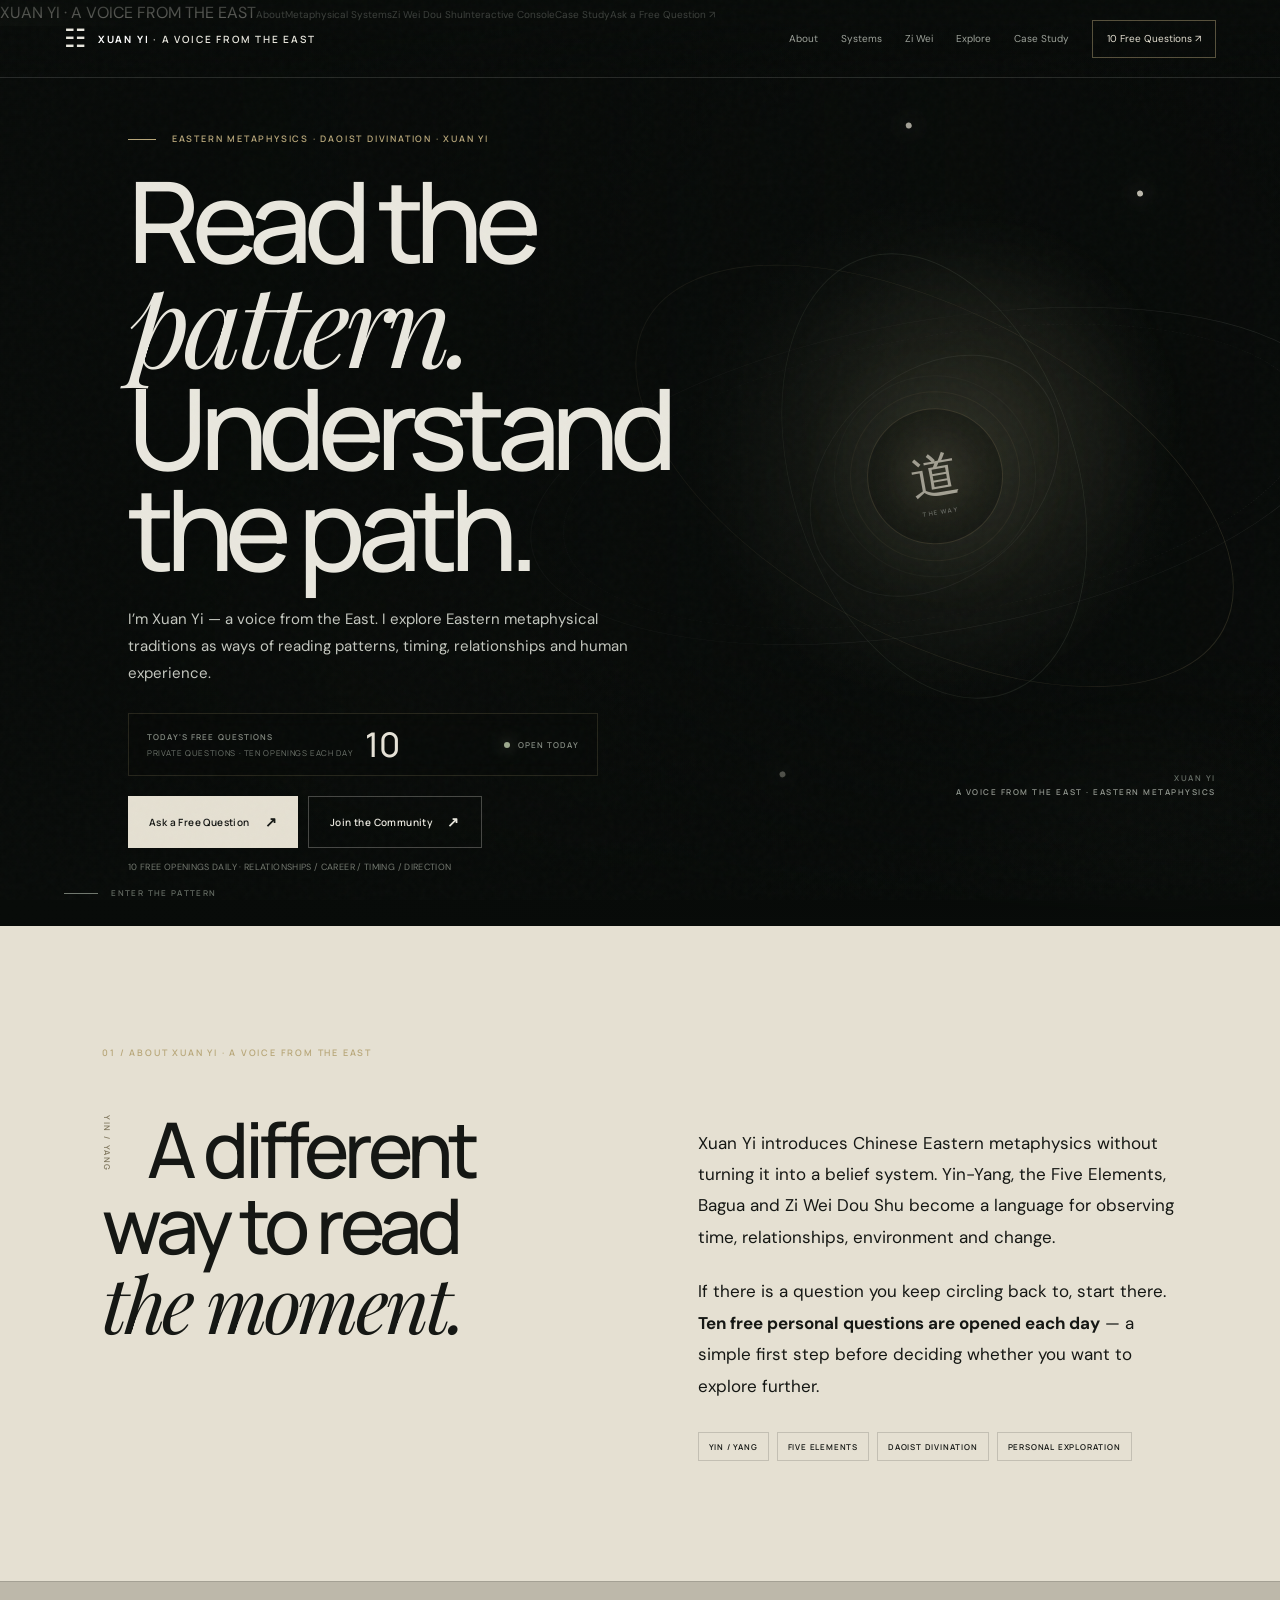
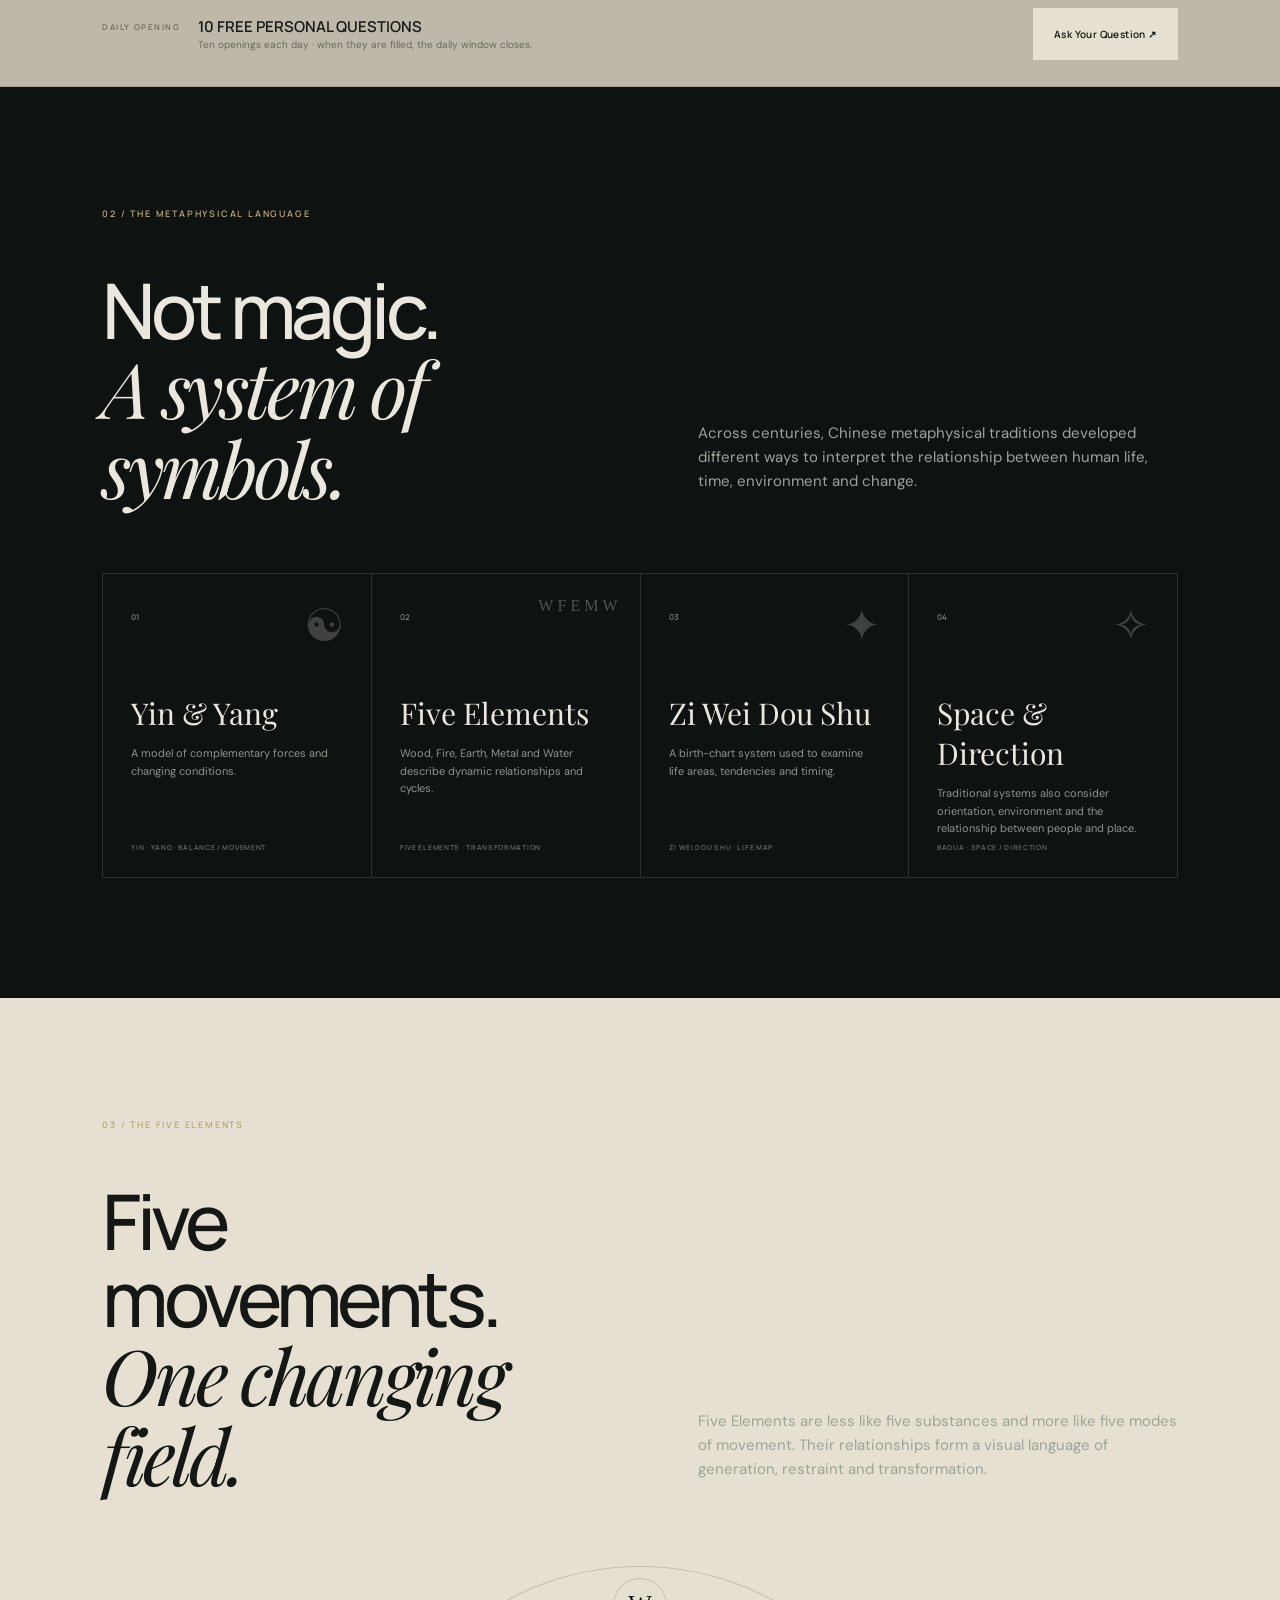
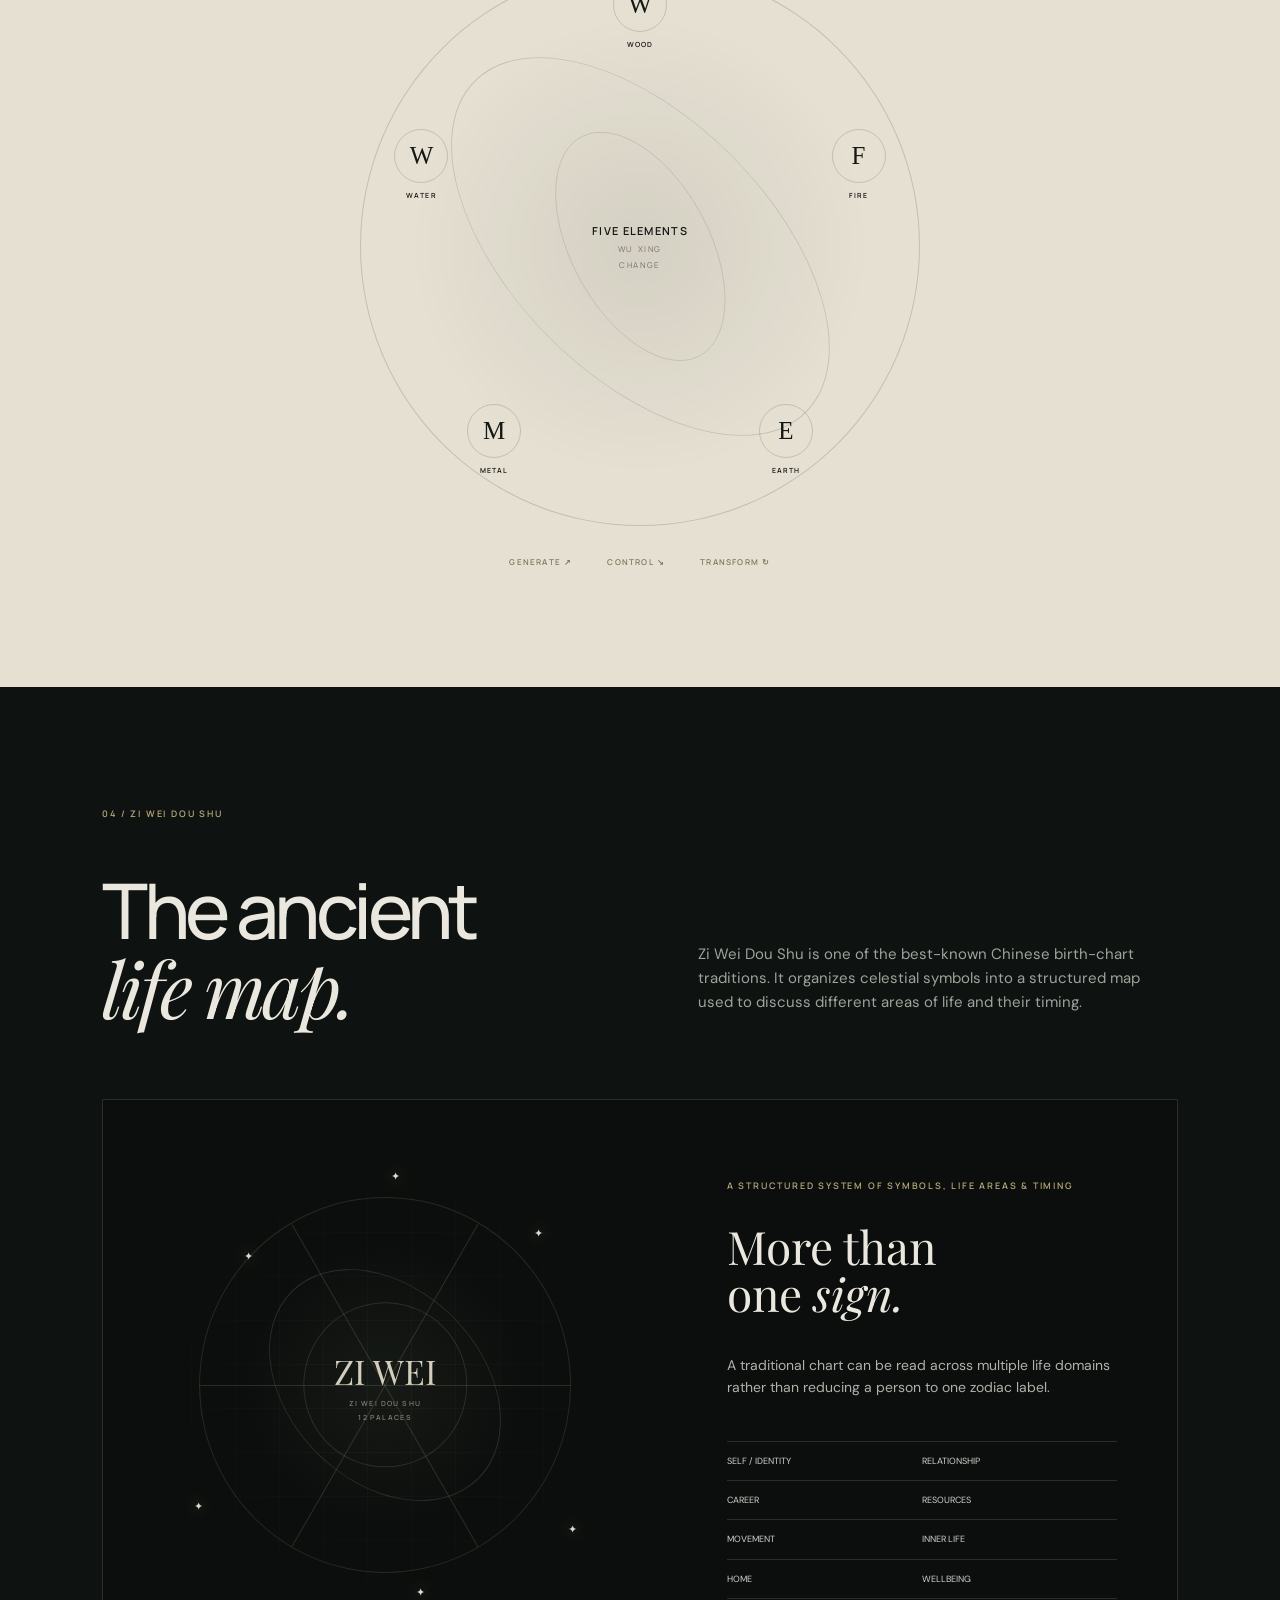
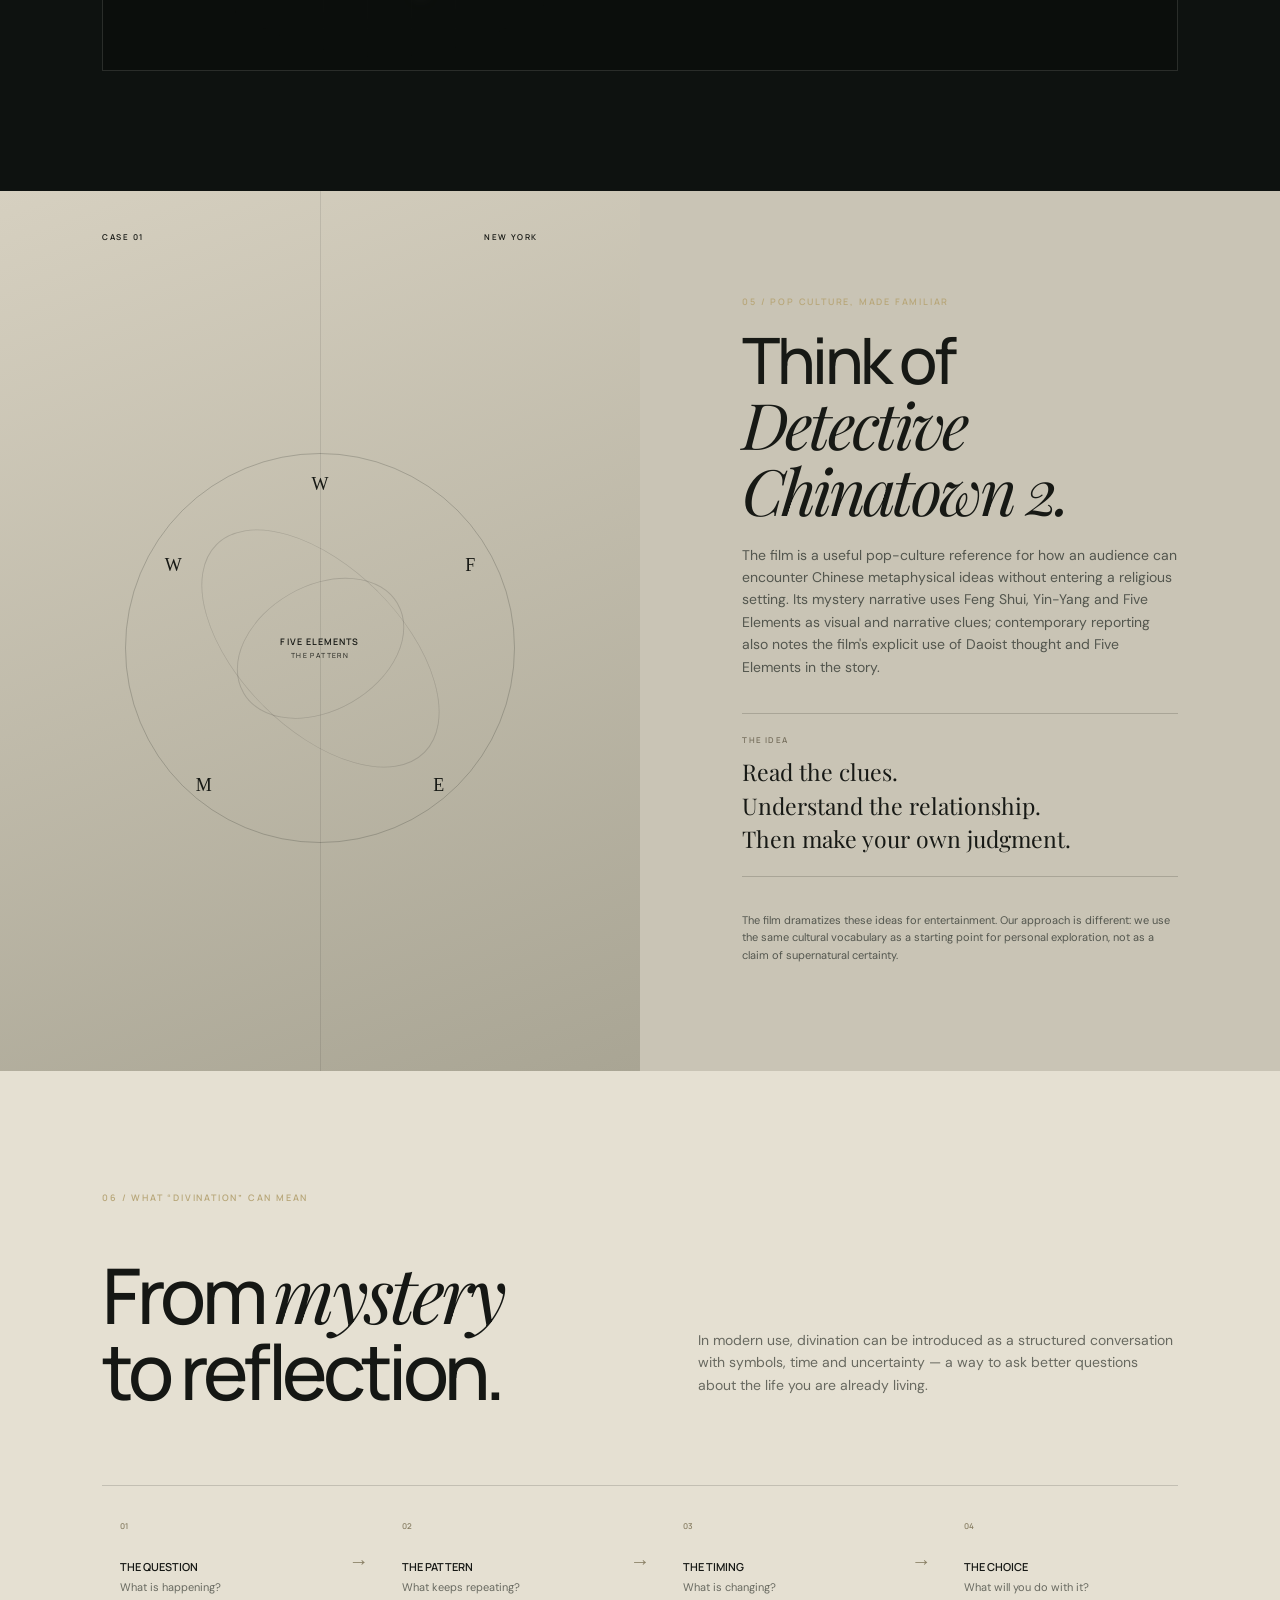
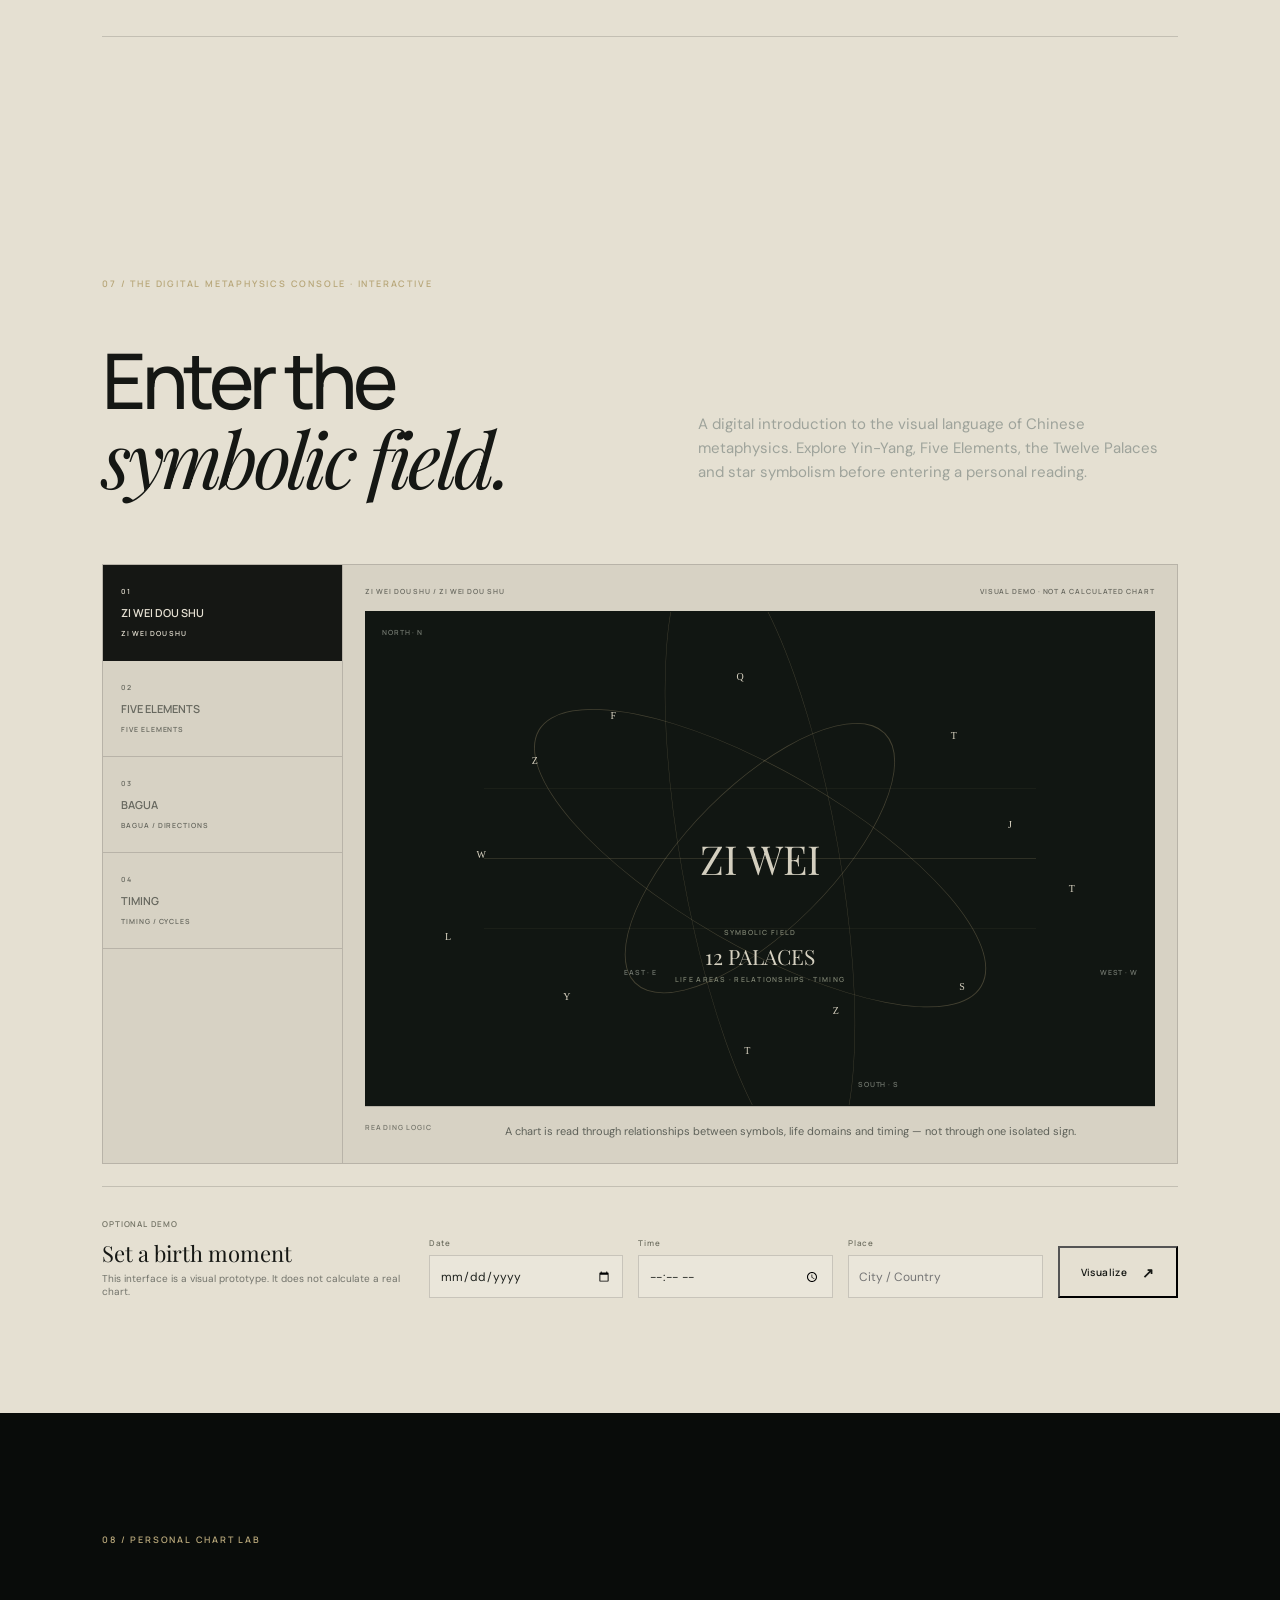
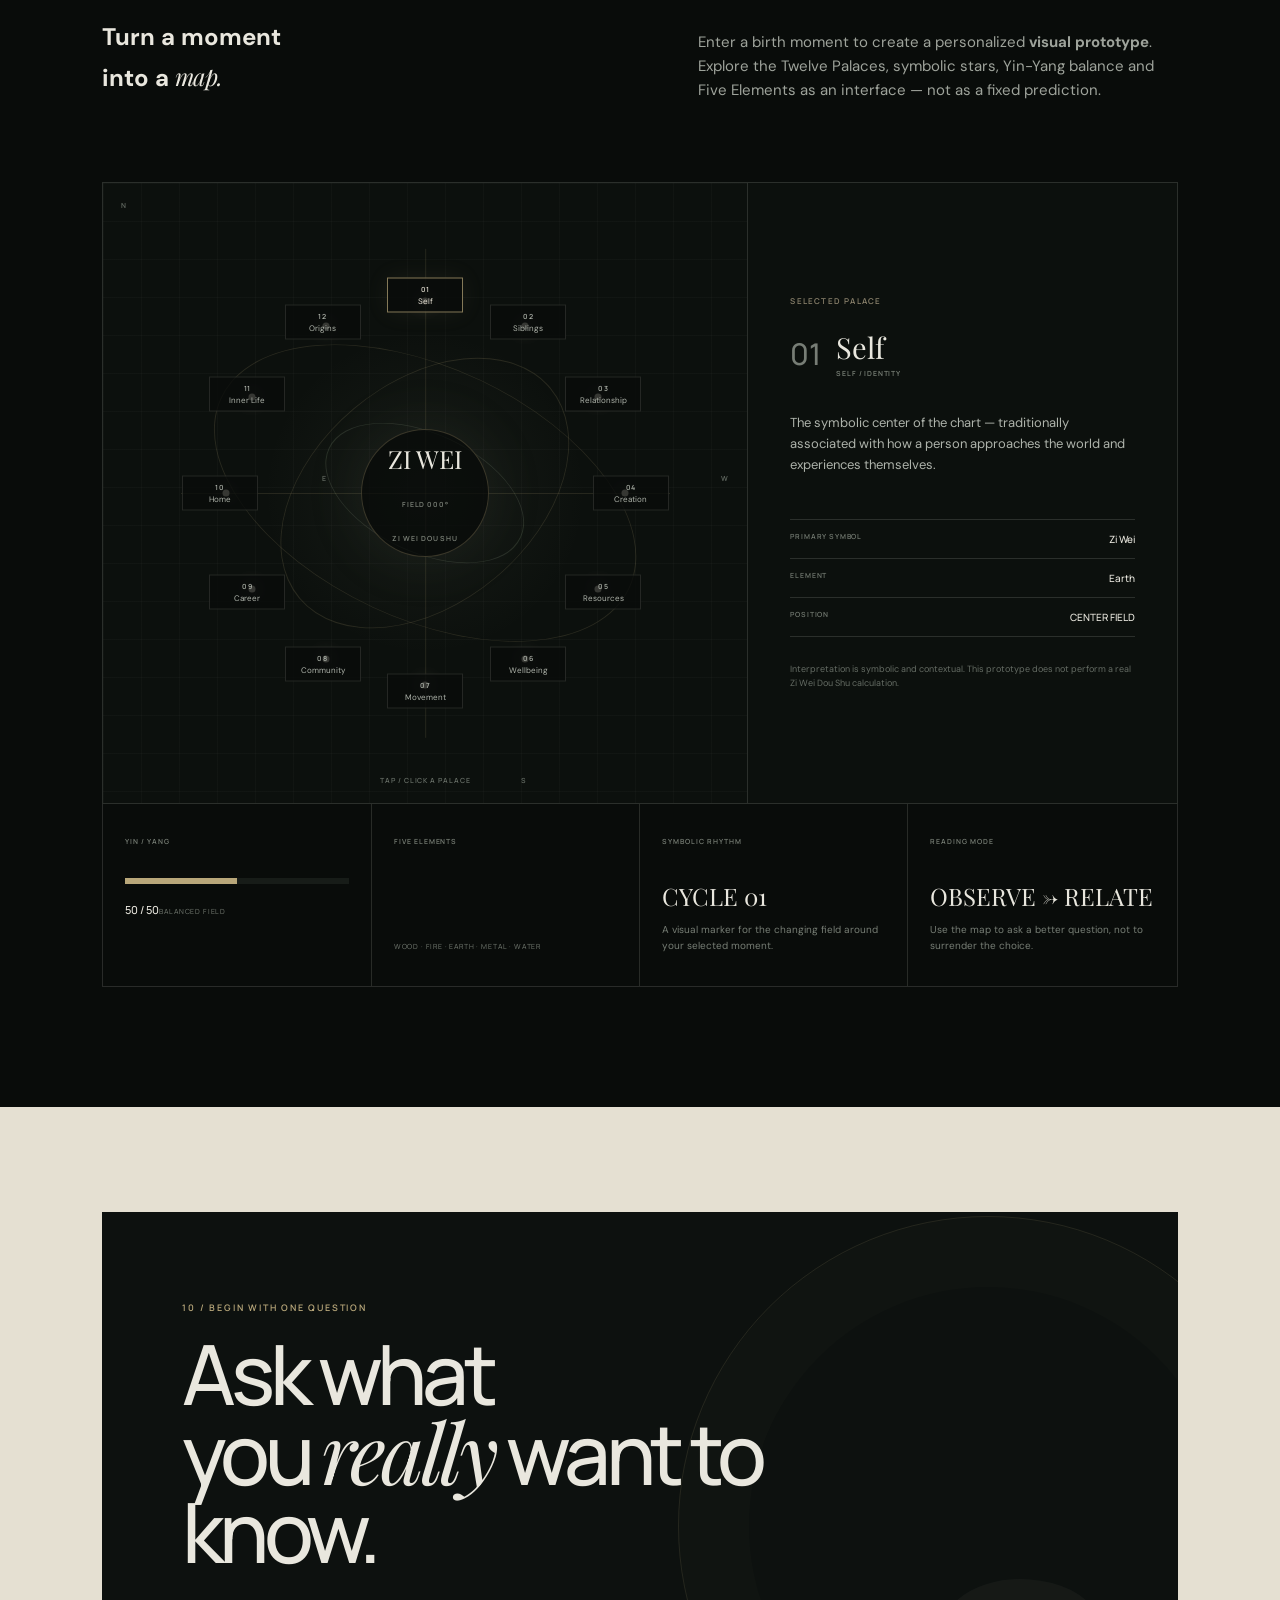
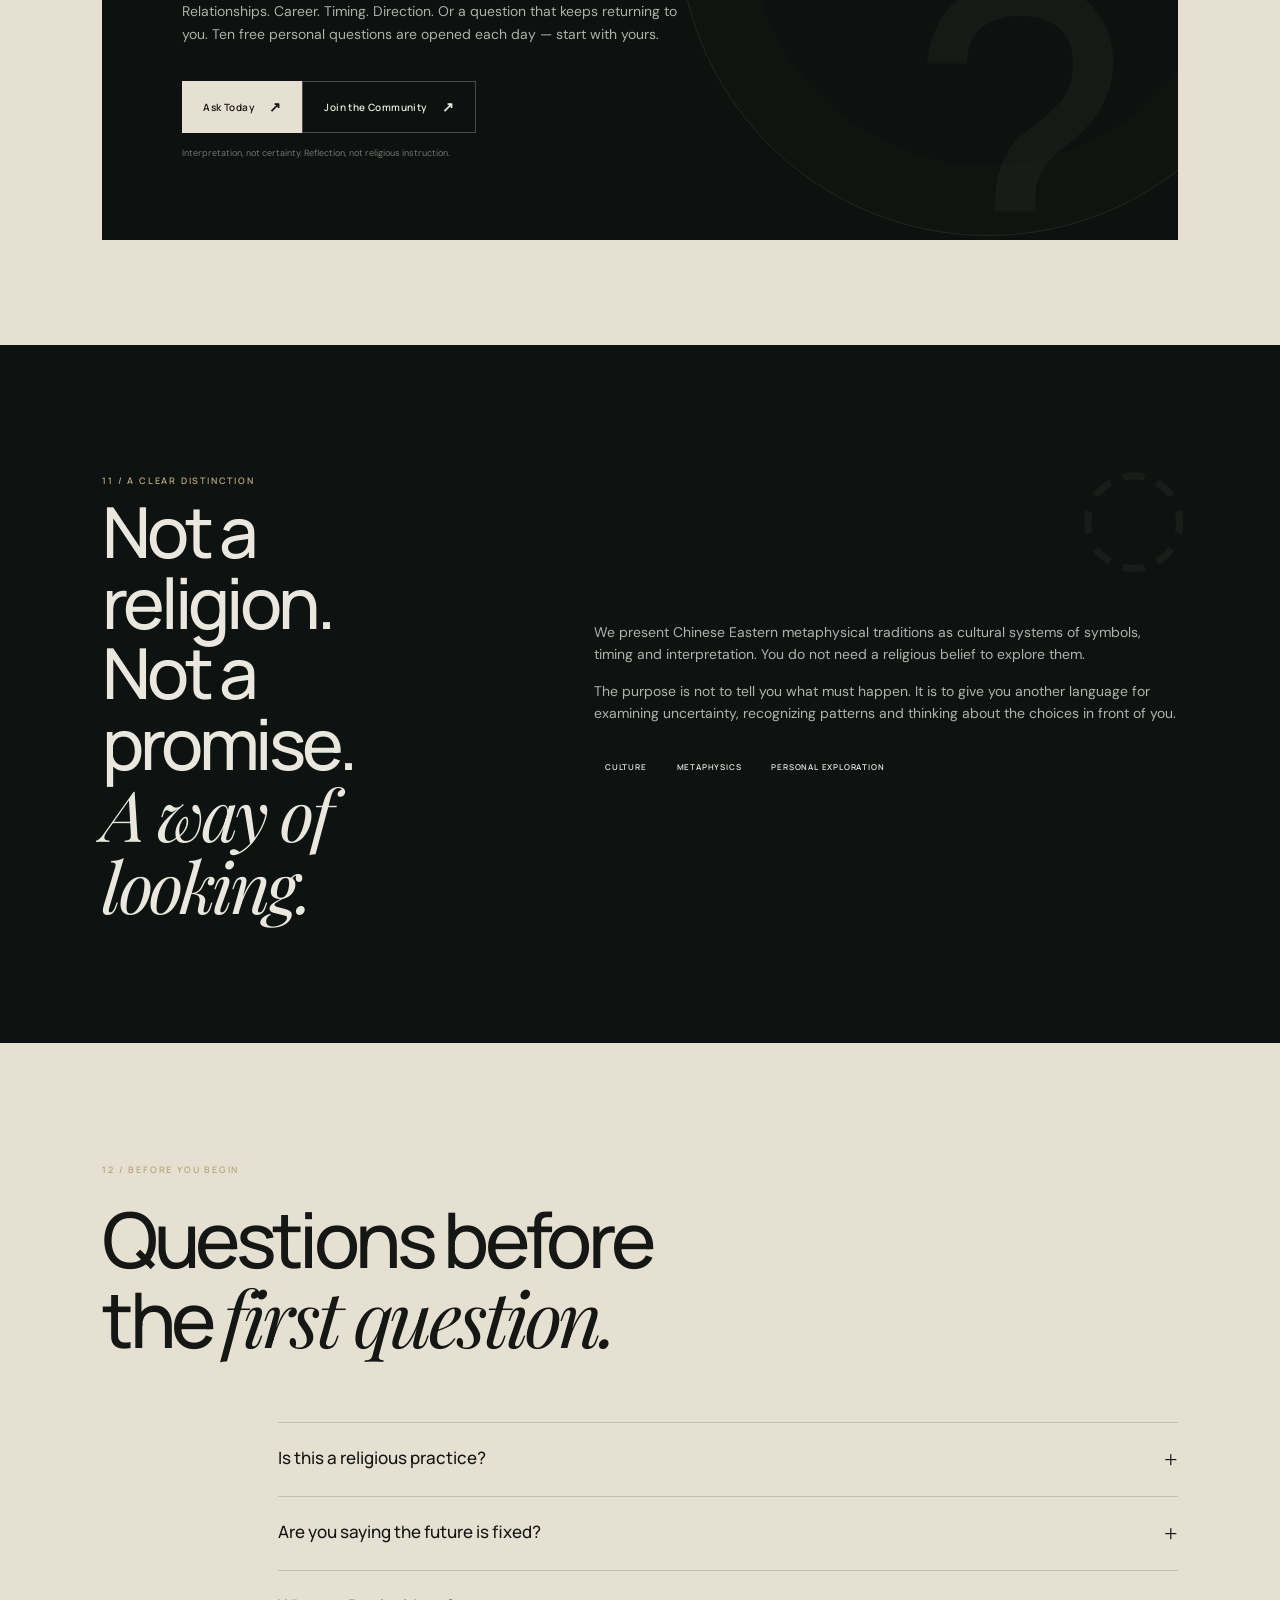
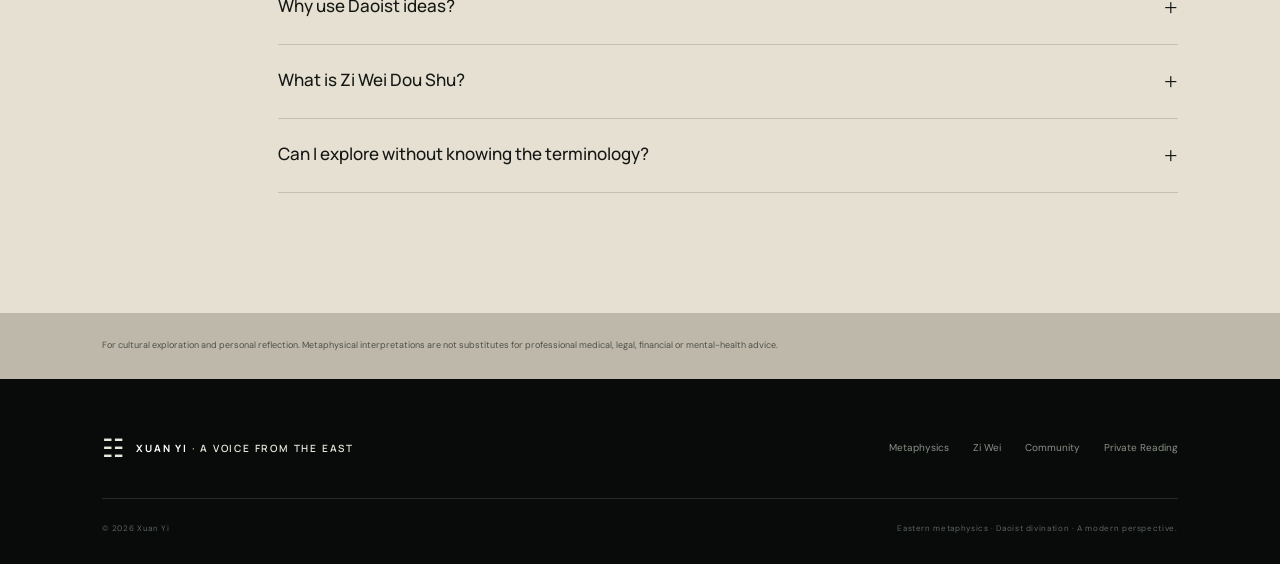
<file: ziwei-landing-vercel/xuan-yi-website/index.html>
<!doctype html>
<html lang="en">
<head>
<meta charset="UTF-8" />
<meta name="viewport" content="width=device-width, initial-scale=1.0, viewport-fit=cover" />
<meta name="theme-color" content="#090a09" />
<meta name="robots" content="index, follow, max-image-preview:large" />
<meta name="googlebot" content="index, follow" />
<title>XUAN YI — Eastern Metaphysics &amp; Zi Wei Dou Shu</title>
<meta name="description" content="Explore Chinese Eastern metaphysics, Zi Wei Dou Shu, Five Elements, Bagua and Daoist divination through Xuan Yi — a modern voice from the East." />
<link rel="canonical" href="https://ziweidoushu-livid.vercel.app/" />
<meta name="keywords" content="Zi Wei Dou Shu, Chinese astrology, Eastern metaphysics, Chinese metaphysics, Daoist divination, Five Elements, Wu Xing, Bagua, Yin Yang, Chinese birth chart" />
<meta property="og:type" content="website" />
<meta property="og:site_name" content="XUAN YI · A Voice From the East" />
<meta property="og:title" content="XUAN YI — Eastern Metaphysics &amp; Zi Wei Dou Shu" />
<meta property="og:description" content="Explore Chinese Eastern metaphysics, Zi Wei Dou Shu, Five Elements, Bagua and Daoist divination through a modern Eastern lens." />
<meta property="og:url" content="https://ziweidoushu-livid.vercel.app/" />
<meta property="og:image" content="https://ziweidoushu-livid.vercel.app/og-image.png" />
<meta property="og:image:width" content="1200" />
<meta property="og:image:height" content="630" />
<meta property="og:image:alt" content="Xuan Yi — A Voice From the East, Eastern metaphysics and Zi Wei Dou Shu" />
<meta name="twitter:card" content="summary_large_image" />
<meta name="twitter:title" content="XUAN YI — Eastern Metaphysics &amp; Zi Wei Dou Shu" />
<meta name="twitter:description" content="Explore Chinese Eastern metaphysics, Zi Wei Dou Shu, Five Elements, Bagua and Daoist divination through a modern Eastern lens." />
<meta name="twitter:image" content="https://ziweidoushu-livid.vercel.app/og-image.png" />
<meta name="twitter:image:alt" content="Xuan Yi — A Voice From the East" />
<link rel="icon" href="favicon.svg" type="image/svg+xml" />
<link rel="apple-touch-icon" href="apple-touch-icon.png" />
<link rel="preconnect" href="https://fonts.googleapis.com"><link rel="preconnect" href="https://fonts.gstatic.com" crossorigin>
<link href="https://fonts.googleapis.com/css2?family=DM+Sans:wght@400;500;600&family=Manrope:wght@400;500;600;700&family=Playfair+Display:ital,wght@0,400;0,500;1,400&display=swap" rel="stylesheet">
<link rel="stylesheet" href="styles.css" />
<script type="application/ld+json">
{
  "@context": "https://schema.org",
  "@graph": [
    {
      "@type": "WebSite",
      "@id": "https://ziweidoushu-livid.vercel.app/#website",
      "url": "https://ziweidoushu-livid.vercel.app/",
      "name": "XUAN YI · A Voice From the East",
      "description": "Chinese Eastern metaphysics, Zi Wei Dou Shu, Five Elements, Bagua and Daoist divination presented as cultural systems for reflection and personal exploration.",
      "inLanguage": "en"
    },
    {
      "@type": "Organization",
      "@id": "https://ziweidoushu-livid.vercel.app/#organization",
      "name": "XUAN YI",
      "url": "https://ziweidoushu-livid.vercel.app/",
      "description": "A modern English-language introduction to Chinese Eastern metaphysics and Daoist divination."
    },
    {
      "@type": "FAQPage",
      "@id": "https://ziweidoushu-livid.vercel.app/#faq",
      "mainEntity": [
        {"@type":"Question","name":"Is this a religious practice?","acceptedAnswer":{"@type":"Answer","text":"No. Xuan Yi presents Chinese philosophical and metaphysical traditions as cultural systems for interpretation and reflection. It does not require religious belief or religious participation."}},
        {"@type":"Question","name":"Are you saying the future is fixed?","acceptedAnswer":{"@type":"Answer","text":"No. A chart or divination tradition is an interpretive framework. Xuan Yi does not present outcomes as guaranteed or unavoidable."}},
        {"@type":"Question","name":"Why use Daoist ideas?","acceptedAnswer":{"@type":"Answer","text":"Daoist thought provides an important historical vocabulary for ideas such as Yin-Yang, change, balance and the relationship between human life and the wider world."}},
        {"@type":"Question","name":"What is Zi Wei Dou Shu?","acceptedAnswer":{"@type":"Answer","text":"Zi Wei Dou Shu is a traditional Chinese birth-chart system that organizes symbolic stars and life domains into a structured chart used for interpretation and timing."}}
      ]
    }
  ]
}
</script>
</head>
<body>
<div class="grain"></div><div class="cursor-glow"></div>
<header class="site-header">
<a class="brand" href="#top"><span class="brand-mark">☷</span><span><b>XUAN YI</b> · A VOICE FROM THE EAST</span></a>
<nav class="desktop-nav"><a href="#about">About</a><a href="#metaphysics">Systems</a><a href="#ziwei">Zi Wei</a><a href="#console">Explore</a><a href="#case">Case Study</a><a class="nav-cta" data-link="free-question" href="#">10 Free Questions ↗</a></nav>
<button class="menu-button" aria-label="Open menu" aria-expanded="false"><i></i><i></i></button>
</header>
<div class="mobile-menu" aria-hidden="true"><div class="mobile-menu-inner"><span class="menu-caption">XUAN YI · A VOICE FROM THE EAST</span><a href="#about">About</a><a href="#metaphysics">Metaphysical Systems</a><a href="#ziwei">Zi Wei Dou Shu</a><a href="#console">Interactive Console</a><a href="#case">Case Study</a><a data-link="free-question" href="#">Ask a Free Question ↗</a></div></div>
<main id="top">
<section class="hero">
<div class="hero-vignette"></div><div class="aura aura1"></div><div class="aura aura2"></div>
<div class="hero-diagram" aria-hidden="true"><div class="dao-field"><span class="dao-orbit dao-orbit-1"></span><span class="dao-orbit dao-orbit-2"></span><span class="dao-orbit dao-orbit-3"></span><span class="dao-orbit dao-orbit-4"></span><span class="dao-ticks"></span><i class="dao-star ds1"></i><i class="dao-star ds2"></i><i class="dao-star ds3"></i><i class="dao-star ds4"></i><i class="dao-star ds5"></i><div class="dao-core"><span>道</span><small>THE WAY</small></div></div></div>
<div class="hero-content">
<p class="eyebrow"><span></span> EASTERN METAPHYSICS · DAOIST DIVINATION · XUAN YI</p>
<h1>Read the<br><em>pattern.</em><br>Understand the path.</h1>
<p class="hero-copy">I’m Xuan Yi — a voice from the East. I explore Eastern metaphysical traditions as ways of reading patterns, timing, relationships and human experience.</p>
<div class="free-spots"><div><span>TODAY'S FREE QUESTIONS</span><strong>10</strong><small>PRIVATE QUESTIONS · TEN OPENINGS EACH DAY</small></div><div class="spots-pulse"><i></i><span>OPEN TODAY</span></div></div>
<div class="hero-actions"><a class="button button-primary" data-link="free-question" href="#">Ask a Free Question <span>↗</span></a><a class="button button-ghost" data-link="telegram" href="#">Join the Community <span>↗</span></a></div>
<p class="micro-note">10 FREE OPENINGS DAILY · RELATIONSHIPS / CAREER / TIMING / DIRECTION</p>
</div>
<div class="hero-index">XUAN YI<br><span>A VOICE FROM THE EAST · EASTERN METAPHYSICS</span></div>
<div class="scroll-cue"><span></span> ENTER THE PATTERN</div>
</section>

<section id="about" class="intro section-light">
<div class="section-label">01 / ABOUT XUAN YI · A VOICE FROM THE EAST</div>
<div class="intro-grid"><div><p class="vertical-word">YIN / YANG</p><h2>A different<br>way to read<br><em>the moment.</em></h2></div><div class="body-large"><p>Xuan Yi introduces Chinese Eastern metaphysics without turning it into a belief system. Yin-Yang, the Five Elements, Bagua and Zi Wei Dou Shu become a language for observing time, relationships, environment and change.</p><p>If there is a question you keep circling back to, start there. <strong>Ten free personal questions are opened each day</strong> — a simple first step before deciding whether you want to explore further.</p><div class="yin-tags"><span>YIN / YANG</span><span>FIVE ELEMENTS</span><span>DAOIST DIVINATION</span><span>PERSONAL EXPLORATION</span></div></div></div>
</section>

<section class="conversion-strip"><div><span>DAILY OPENING</span><strong>10 FREE PERSONAL QUESTIONS</strong><small>Ten openings each day · when they are filled, the daily window closes.</small></div><a class="button button-primary" data-link="free-question" href="#">Ask Your Question ↗</a></section>

<section id="metaphysics" class="metaphysics section-dark">
<div class="section-label">02 / THE METAPHYSICAL LANGUAGE</div>
<div class="meta-head"><div><h2>Not magic.<br><em>A system of symbols.</em></h2></div><p>Across centuries, Chinese metaphysical traditions developed different ways to interpret the relationship between human life, time, environment and change.</p></div>
<div class="systems-grid">
<article class="system-card featured"><div class="system-symbol taiji-mini">☯</div><span>01</span><h3>Yin & Yang</h3><p>A model of complementary forces and changing conditions.</p><small>YIN · YANG · BALANCE / MOVEMENT</small></article>
<article class="system-card"><div class="five-mini"><i>W</i><i>F</i><i>E</i><i>M</i><i>W</i></div><span>02</span><h3>Five Elements</h3><p>Wood, Fire, Earth, Metal and Water describe dynamic relationships and cycles.</p><small>FIVE ELEMENTS · TRANSFORMATION</small></article>
<article class="system-card"><div class="star-mini">✦</div><span>03</span><h3>Zi Wei Dou Shu</h3><p>A birth-chart system used to examine life areas, tendencies and timing.</p><small>ZI WEI DOU SHU · LIFE MAP</small></article>
<article class="system-card"><div class="compass-mini">✧</div><span>04</span><h3>Space & Direction</h3><p>Traditional systems also consider orientation, environment and the relationship between people and place.</p><small>BAGUA · SPACE / DIRECTION</small></article>
</div>
</section>

<section class="five-elements section-light">
<div class="section-label">03 / THE FIVE ELEMENTS</div>
<div class="five-head"><h2>Five movements.<br><em>One changing field.</em></h2><p>Five Elements are less like five substances and more like five modes of movement. Their relationships form a visual language of generation, restraint and transformation.</p></div>
<div class="element-wheel"><div class="wheel-lines"></div><div class="wheel-center"><strong>FIVE ELEMENTS</strong><small>WU XING</small><span>CHANGE</span></div><div class="el el-wood"><b>W</b><span>WOOD</span></div><div class="el el-fire"><b>F</b><span>FIRE</span></div><div class="el el-earth"><b>E</b><span>EARTH</span></div><div class="el el-metal"><b>M</b><span>METAL</span></div><div class="el el-water"><b>W</b><span>WATER</span></div></div>
<div class="element-note"><span>GENERATE ↗</span><span>CONTROL ↘</span><span>TRANSFORM ↻</span></div>
</section>

<section id="ziwei" class="ziwei section-dark">
<div class="section-label">04 / ZI WEI DOU SHU</div>
<div class="ziwei-head"><h2>The ancient<br><em>life map.</em></h2><p>Zi Wei Dou Shu is one of the best-known Chinese birth-chart traditions. It organizes celestial symbols into a structured map used to discuss different areas of life and their timing.</p></div>
<div class="chart-stage"><div class="chart"><div class="chart-grid"></div><div class="chart-orbit co1"></div><div class="chart-orbit co2"></div><div class="chart-orbit co3"></div><div class="axis ax1"></div><div class="axis ax2"></div><div class="axis ax3"></div><div class="chart-core"><b>ZI WEI</b><small>ZI WEI DOU SHU</small><em>12 PALACES</em></div><span class="cstar s1">✦</span><span class="cstar s2">✦</span><span class="cstar s3">✦</span><span class="cstar s4">✦</span><span class="cstar s5">✦</span><span class="cstar s6">✦</span></div><div class="chart-copy"><p class="kicker">A STRUCTURED SYSTEM OF SYMBOLS, LIFE AREAS & TIMING</p><h3>More than<br>one <em>sign.</em></h3><p>A traditional chart can be read across multiple life domains rather than reducing a person to one zodiac label.</p><div class="palaces"><span>SELF / IDENTITY</span><span>RELATIONSHIP</span><span>CAREER</span><span>RESOURCES</span><span>MOVEMENT</span><span>INNER LIFE</span><span>HOME</span><span>WELLBEING</span></div></div></div>
</section>

<section id="case" class="case-study">
<div class="case-art"><div class="case-label">CASE 01</div><div class="case-city">NEW YORK</div><div class="case-wheel"><span class="cw cw1">W</span><span class="cw cw2">F</span><span class="cw cw3">E</span><span class="cw cw4">M</span><span class="cw cw5">W</span><div>FIVE ELEMENTS<br><small>THE PATTERN</small></div></div><div class="case-cross"></div></div>
<div class="case-copy"><p class="section-label">05 / POP CULTURE, MADE FAMILIAR</p><h2>Think of<br><em>Detective Chinatown 2.</em></h2><p>The film is a useful pop-culture reference for how an audience can encounter Chinese metaphysical ideas without entering a religious setting. Its mystery narrative uses Feng Shui, Yin-Yang and Five Elements as visual and narrative clues; contemporary reporting also notes the film's explicit use of Daoist thought and Five Elements in the story.</p><div class="case-quote"><span>THE IDEA</span><strong>Read the clues.<br>Understand the relationship.<br>Then make your own judgment.</strong></div><p class="case-foot">The film dramatizes these ideas for entertainment. Our approach is different: we use the same cultural vocabulary as a starting point for personal exploration, not as a claim of supernatural certainty.</p></div>
</section>

<section class="divination section-light">
<div class="section-label">06 / WHAT “DIVINATION” CAN MEAN</div>
<div class="divination-head"><h2>From <em>mystery</em><br>to reflection.</h2><p>In modern use, divination can be introduced as a structured conversation with symbols, time and uncertainty — a way to ask better questions about the life you are already living.</p></div>
<div class="sequence"><article><span>01</span><b>THE QUESTION</b><p>What is happening?</p></article><i>→</i><article><span>02</span><b>THE PATTERN</b><p>What keeps repeating?</p></article><i>→</i><article><span>03</span><b>THE TIMING</b><p>What is changing?</p></article><i>→</i><article><span>04</span><b>THE CHOICE</b><p>What will you do with it?</p></article></div>
</section>

<section id="console" class="console-section section-light">
<div class="section-label">07 / THE DIGITAL METAPHYSICS CONSOLE · INTERACTIVE</div>
<div class="console-head"><div><h2>Enter the<br><em>symbolic field.</em></h2></div><p>A digital introduction to the visual language of Chinese metaphysics. Explore Yin-Yang, Five Elements, the Twelve Palaces and star symbolism before entering a personal reading.</p></div>
<div class="console-shell">
  <aside class="console-tabs" aria-label="Metaphysical systems">
    <button class="console-tab active" data-system="ziwei"><span>01</span><b>ZI WEI DOU SHU</b><small>ZI WEI DOU SHU</small></button>
    <button class="console-tab" data-system="wuxing"><span>02</span><b>FIVE ELEMENTS</b><small>FIVE ELEMENTS</small></button>
    <button class="console-tab" data-system="bagua"><span>03</span><b>BAGUA</b><small>BAGUA / DIRECTIONS</small></button>
    <button class="console-tab" data-system="timing"><span>04</span><b>TIMING</b><small>TIMING / CYCLES</small></button>
  </aside>
  <div class="console-main">
    <div class="console-topline"><span id="consoleSystem">ZI WEI DOU SHU / ZI WEI DOU SHU</span><span>VISUAL DEMO · NOT A CALCULATED CHART</span></div>
    <div class="console-display">
      <div class="console-orbit orbit-a"></div><div class="console-orbit orbit-b"></div><div class="console-orbit orbit-c"></div>
      <div class="console-crosshair"></div><div class="console-sigil">ZI WEI</div>
      <div class="console-stars"><i>Z</i><i>F</i><i>T</i><i>J</i><i>S</i><i>Y</i><i>W</i><i>Q</i><i>T</i><i>T</i><i>L</i><i>Z</i></div>
      <div class="console-directions"><span>NORTH · N</span><span>EAST · E</span><span>SOUTH · S</span><span>WEST · W</span></div>
      <div class="console-center-note"><small>SYMBOLIC FIELD</small><strong id="consoleTitle">12 PALACES</strong><em id="consoleSubtitle">LIFE AREAS · RELATIONSHIPS · TIMING</em></div>
    </div>
    <div class="console-insight"><span>READING LOGIC</span><p id="consoleText">A chart is read through relationships between symbols, life domains and timing — not through one isolated sign.</p></div>
  </div>
</div>
<div class="console-input">
  <div><span>OPTIONAL DEMO</span><strong>Set a birth moment</strong><small>This interface is a visual prototype. It does not calculate a real chart.</small></div>
  <label>Date<input type="date" id="birthDate"></label>
  <label>Time<input type="time" id="birthTime"></label>
  <label>Place<input type="text" id="birthPlace" placeholder="City / Country"></label>
  <button class="button button-primary" id="visualizeBtn" type="button">Visualize <span>↗</span></button>
</div>
</section>


<section class="chart-lab" id="chartLab">
  <div class="section-label">08 / PERSONAL CHART LAB</div>
  <div class="lab-head">
    <div><h2>Turn a moment<br>into a <em>map.</em></h2></div>
    <p>Enter a birth moment to create a personalized <strong>visual prototype</strong>. Explore the Twelve Palaces, symbolic stars, Yin-Yang balance and Five Elements as an interface — not as a fixed prediction.</p>
  </div>
  <div class="lab-workspace">
    <div class="lab-stage" id="labStage">
      <div class="lab-scan"></div><div class="lab-grid"></div>
      <div class="lab-axis axis-x"></div><div class="lab-axis axis-y"></div>
      <div class="lab-orbit lo1"></div><div class="lab-orbit lo2"></div><div class="lab-orbit lo3"></div>
      <div class="lab-core"><span>ZI WEI</span><small id="fieldCode">FIELD 000°</small><i>ZI WEI DOU SHU</i></div>
      <div class="star-track" id="starTrack"></div>
      <div class="palace-ring" id="palaceRing"></div>
      <div class="lab-compass"><span>N</span><span>E</span><span>S</span><span>W</span></div>
      <div class="lab-hint">TAP / CLICK A PALACE</div>
    </div>
    <aside class="lab-panel">
      <div class="panel-kicker">SELECTED PALACE</div>
      <div class="selected-palace"><span id="palaceIndex">01</span><div><strong id="palaceName">Self</strong><small id="palaceEnglish">SELF / IDENTITY</small></div></div>
      <p id="palaceDescription">The symbolic center of the chart — traditionally associated with how a person approaches the world and experiences themselves.</p>
      <div class="star-list"><div><span>PRIMARY SYMBOL</span><b id="primaryStar">Zi Wei</b></div><div><span>ELEMENT</span><b id="palaceElement">Earth</b></div><div><span>POSITION</span><b id="palacePosition">CENTER FIELD</b></div></div>
      <div class="lab-note">Interpretation is symbolic and contextual. This prototype does not perform a real Zi Wei Dou Shu calculation.</div>
    </aside>
  </div>
  <div class="metrics-grid">
    <article class="metric-card yin-metric"><span>YIN / YANG</span><div class="meter"><i id="yinMeter"></i></div><div><b id="yinValue">50 / 50</b><small id="yinCaption">BALANCED FIELD</small></div></article>
    <article class="metric-card"><span>FIVE ELEMENTS</span><div class="element-bars" id="elementBars"></div><div class="metric-foot"><small>WOOD · FIRE · EARTH · METAL · WATER</small></div></article>
    <article class="metric-card"><span>SYMBOLIC RHYTHM</span><strong id="cycleValue">CYCLE 01</strong><p id="cycleText">A visual marker for the changing field around your selected moment.</p></article>
    <article class="metric-card"><span>READING MODE</span><strong>OBSERVE → RELATE</strong><p>Use the map to ask a better question, not to surrender the choice.</p></article>
  </div>
</section>

<section class="question-section"><div class="question-card"><div class="q-orbit"></div><div class="q-copy"><p class="section-label">10 / BEGIN WITH ONE QUESTION</p><h2>Ask what<br>you <em>really</em> want to know.</h2><p>Relationships. Career. Timing. Direction. Or a question that keeps returning to you. Ten free personal questions are opened each day — start with yours.</p><a class="button button-primary" data-link="free-question" href="#">Ask Today <span>↗</span></a><a class="button button-ghost" data-link="telegram" href="#">Join the Community <span>↗</span></a><small>Interpretation, not certainty. Reflection, not religious instruction.</small></div><div class="q-number">?</div></div></section>

<section class="not-religion section-dark"><div class="seal">◌</div><div><p class="section-label">11 / A CLEAR DISTINCTION</p><h2>Not a religion.<br>Not a promise.<br><em>A way of looking.</em></h2></div><div class="distinction"><p>We present Chinese Eastern metaphysical traditions as cultural systems of symbols, timing and interpretation. You do not need a religious belief to explore them.</p><p>The purpose is not to tell you what must happen. It is to give you another language for examining uncertainty, recognizing patterns and thinking about the choices in front of you.</p><div class="three-pillars"><span>CULTURE</span><span>METAPHYSICS</span><span>PERSONAL EXPLORATION</span></div></div></section>

<section class="faq section-light"><div class="section-label">12 / BEFORE YOU BEGIN</div><h2>Questions before<br>the <em>first question.</em></h2><div class="faq-list"><details><summary>Is this a religious practice?<span>+</span></summary><p>No. The website presents Chinese philosophical and metaphysical traditions as cultural systems for interpretation and reflection. It does not require religious belief or religious participation.</p></details><details><summary>Are you saying the future is fixed?<span>+</span></summary><p>No. A chart or divination tradition is an interpretive framework. We do not present outcomes as guaranteed or unavoidable.</p></details><details><summary>Why use Daoist ideas?<span>+</span></summary><p>Daoist thought provides an important historical vocabulary for ideas such as Yin-Yang, change, balance and the relationship between human life and the wider world.</p></details><details><summary>What is Zi Wei Dou Shu?<span>+</span></summary><p>Zi Wei Dou Shu is a traditional Chinese birth-chart system that organizes symbolic stars and life domains into a structured chart used for interpretation and timing.</p></details><details><summary>Can I explore without knowing the terminology?<span>+</span></summary><p>Yes. Begin with a personal question. The terminology is there to describe the framework, not to create a barrier.</p></details></div></section>
<section class="disclaimer"><p>For cultural exploration and personal reflection. Metaphysical interpretations are not substitutes for professional medical, legal, financial or mental-health advice.</p></section>
</main>
<footer class="footer"><div class="footer-top"><a class="brand" href="#top"><span class="brand-mark">☷</span><span><b>XUAN YI</b> · A VOICE FROM THE EAST</span></a><div class="footer-links"><a href="#metaphysics">Metaphysics</a><a href="#ziwei">Zi Wei</a><a data-link="telegram" href="#">Community</a><a data-link="free-question" href="#">Private Reading</a></div></div><div class="footer-bottom"><span>© <span id="year"></span> Xuan Yi</span><span>Eastern metaphysics · Daoist divination · A modern perspective.</span></div></footer>
<script src="script.js"></script>
</body></html>
</file>
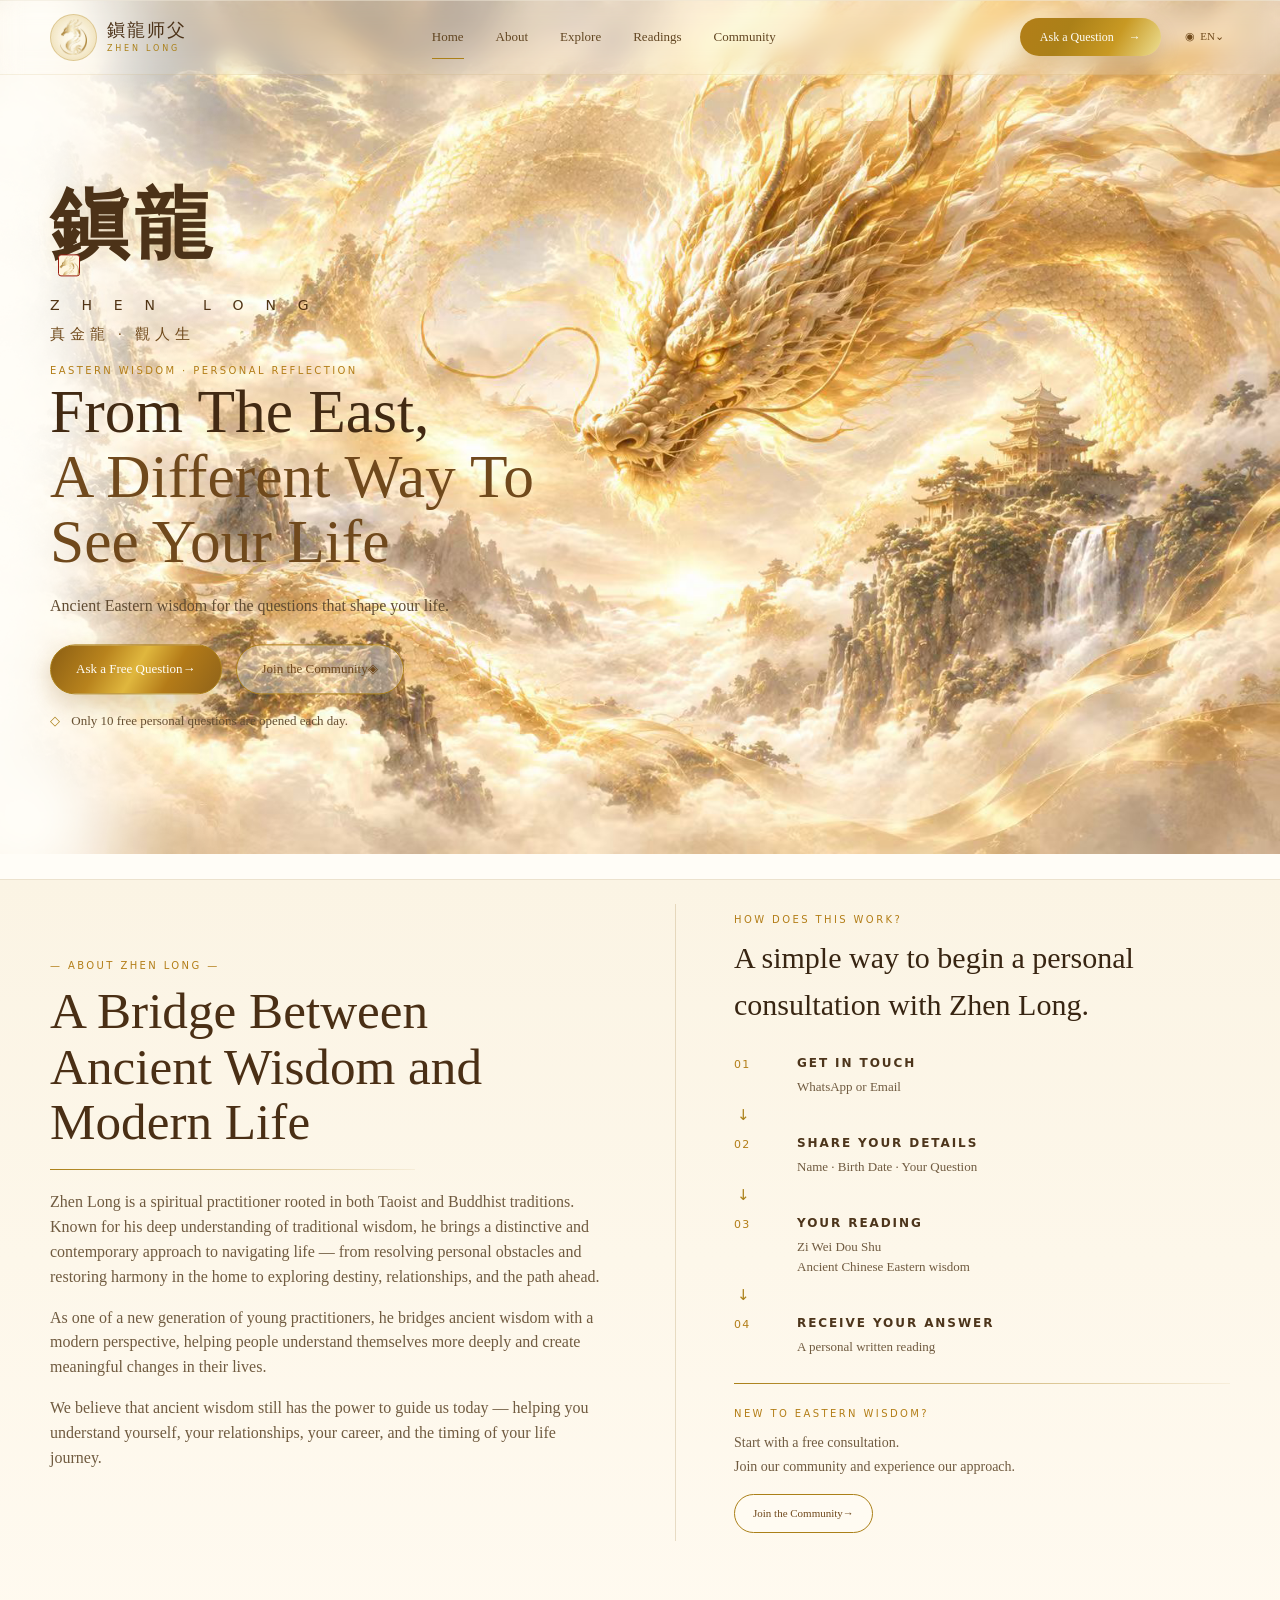
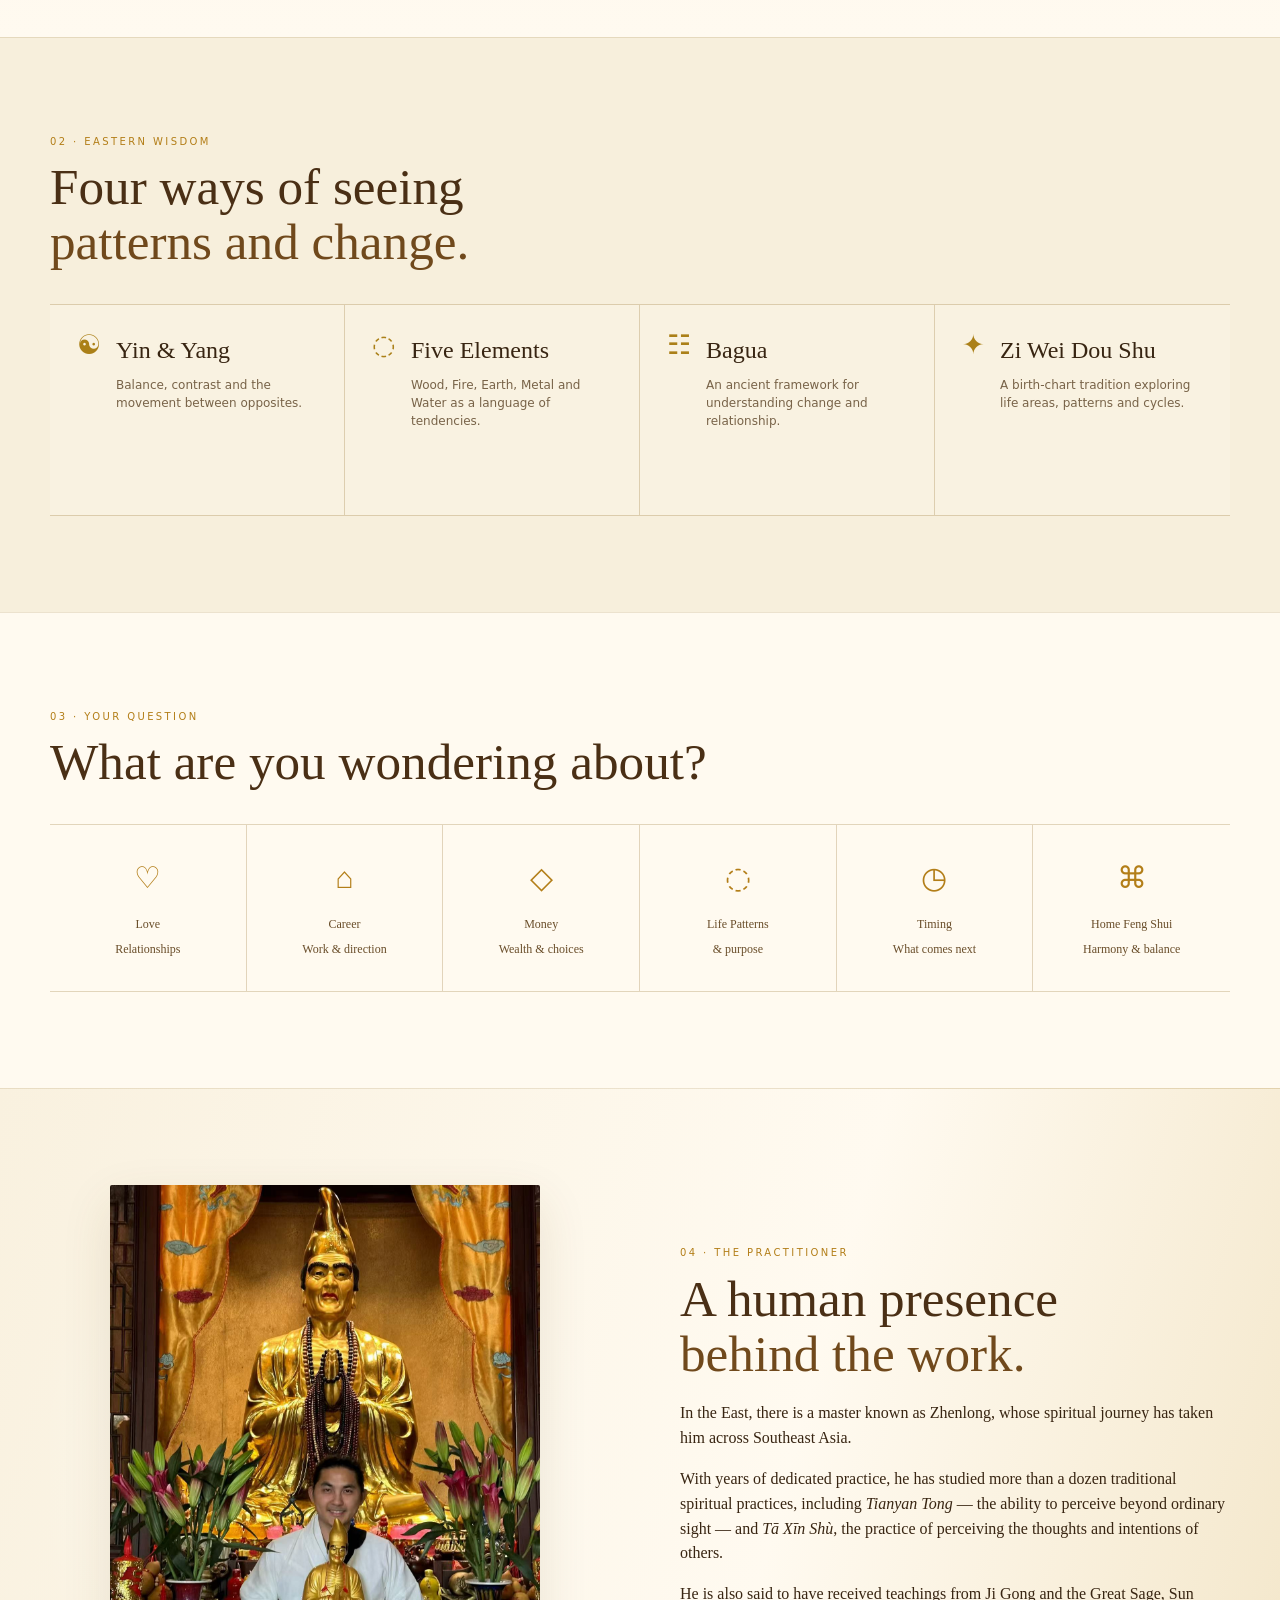
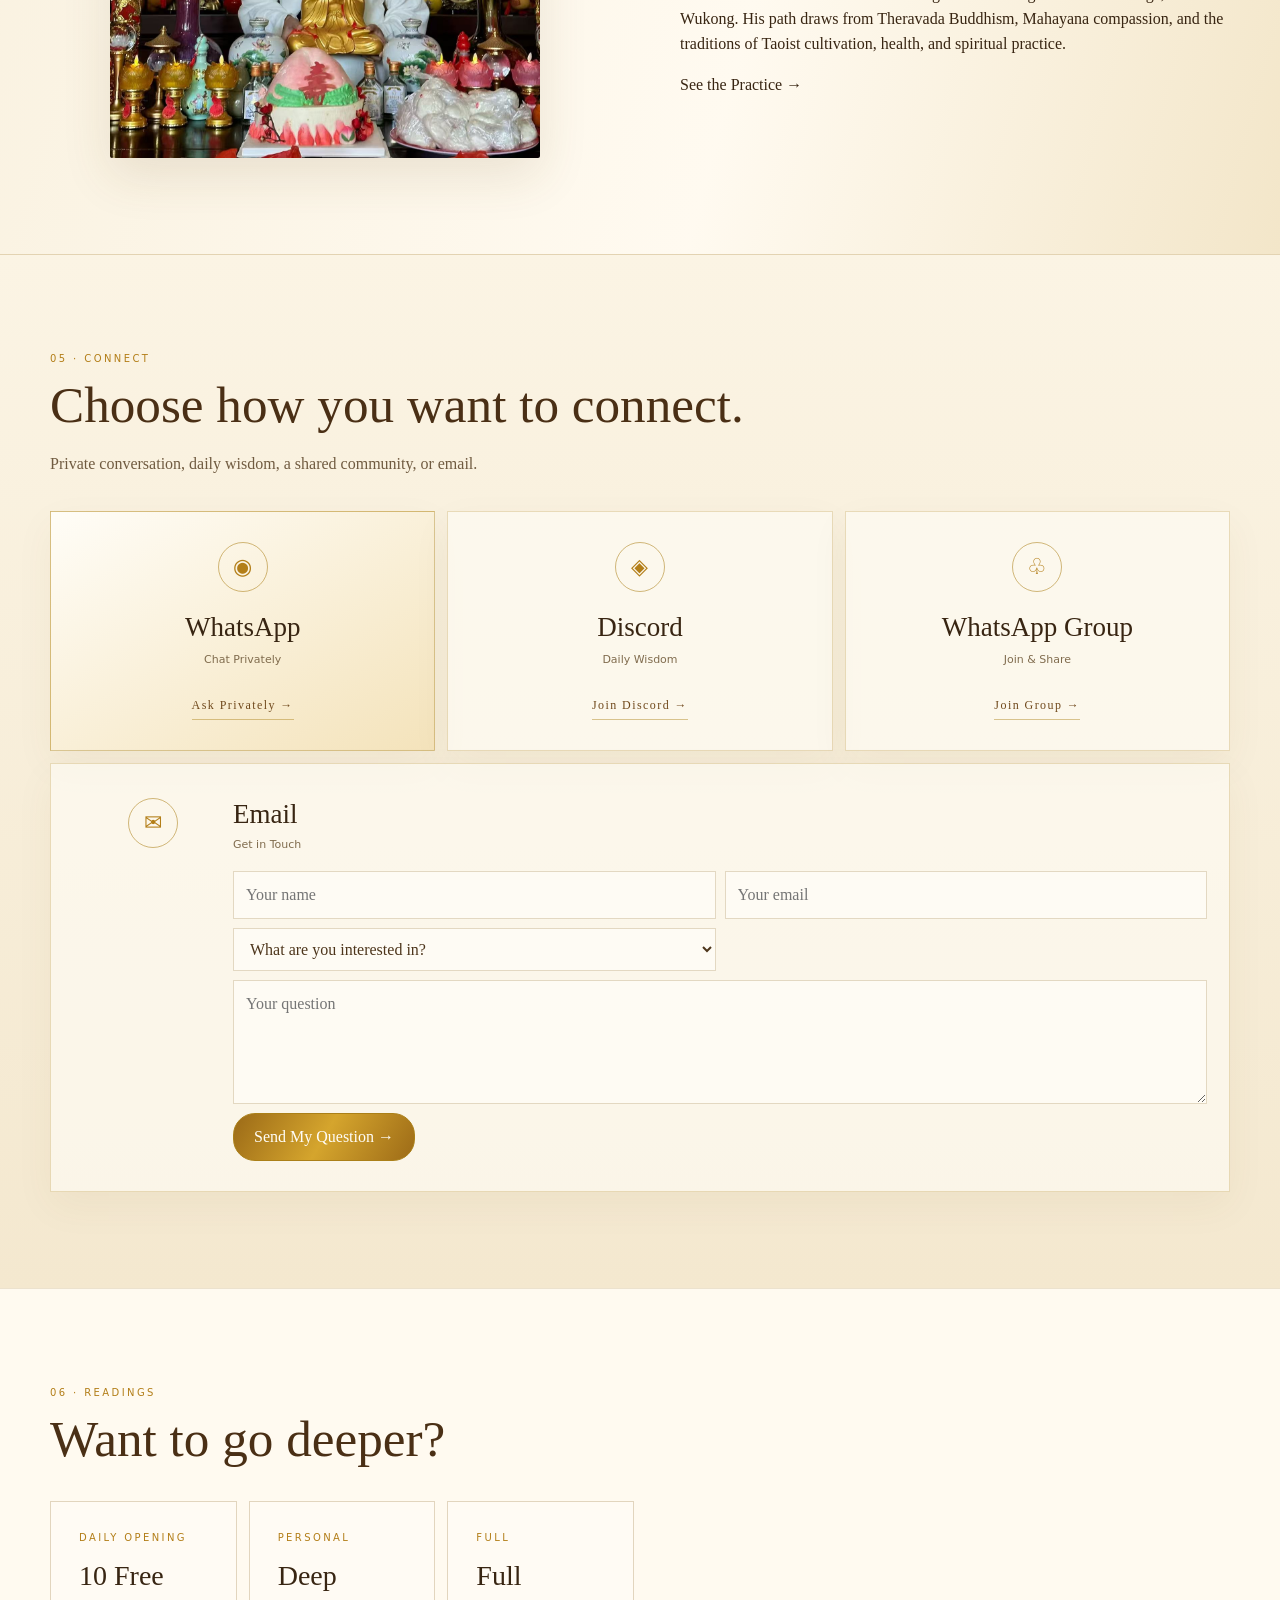
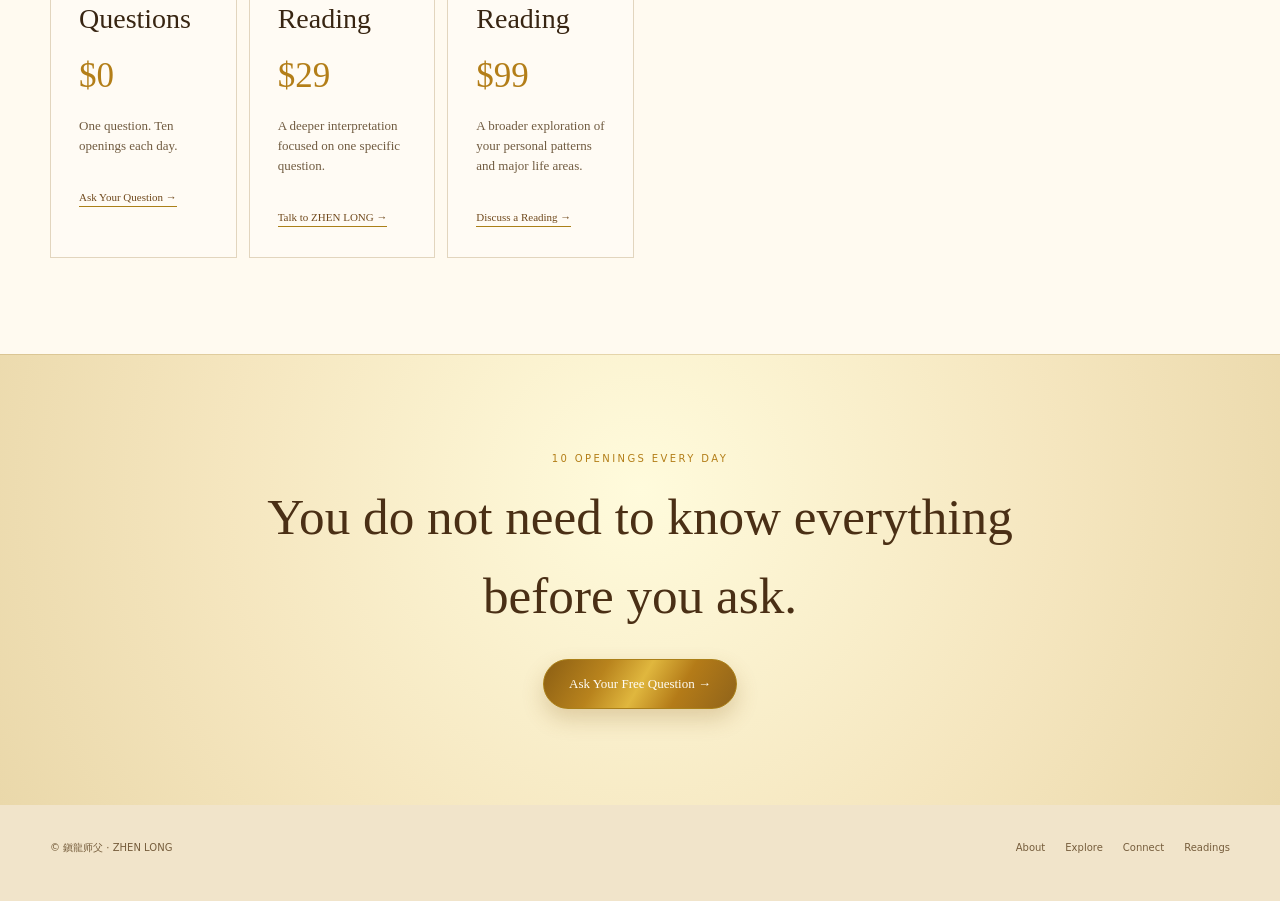
<file: ziwei-landing-vercel/zhen-long-final 2/index.html>
<!doctype html>
<html lang="en">
<head>
<meta charset="utf-8"><meta name="viewport" content="width=device-width, initial-scale=1, viewport-fit=cover">
<meta name="theme-color" content="#FFF8E6">
<meta name="description" content="鎭龍师父 · ZHEN LONG — Eastern wisdom, Zi Wei Dou Shu and Taoist philosophy for modern life.">
<meta property="og:title" content="鎭龍师父 · ZHEN LONG — From The East, A Different Way To See Your Life">
<meta property="og:description" content="Ancient Eastern wisdom for the questions that shape your life.">
<meta property="og:type" content="website"><meta property="og:image" content="assets/hero-dragon-art.png">
<link rel="icon" href="assets/favicon.png">
<title>鎭龍师父 · ZHEN LONG — From The East, A Different Way To See Your Life</title>
<style>
@import url("https://fonts.googleapis.com/css2?family=Ma+Shan+Zheng&display=swap");
:root{--gold:#AB8018;--gold2:#EDDF94;--gold4:#B37E18;--gold5:#C89923;--brown:#4C3218;--brown2:#704A1C;--ink:#382512;--line:rgba(139,99,29,.25);--serif:"Iowan Old Style","Baskerville","Times New Roman",serif;--sans:Inter,ui-sans-serif,system-ui,-apple-system,BlinkMacSystemFont,"Segoe UI",sans-serif;--max:1180px}
*{box-sizing:border-box}html{scroll-behavior:smooth;overflow-x:hidden}body{margin:0;color:var(--ink);font-family:var(--serif);background:#FBF4E4;line-height:1.55;overflow-x:hidden}body:before{content:"";position:fixed;inset:0;z-index:-5;pointer-events:none;opacity:.24;background-image:radial-gradient(rgba(115,82,31,.09) .7px,transparent .7px);background-size:5px 5px}
a{color:inherit;text-decoration:none}button,input,textarea,select{font:inherit}img{max-width:100%;display:block}.container{width:min(calc(100% - 48px),var(--max));margin:auto}
header{position:fixed;top:0;left:0;right:0;z-index:100;background:rgba(255,251,240,.12);backdrop-filter:blur(10px);-webkit-backdrop-filter:blur(10px);border-bottom:1px solid rgba(171,128,24,.10);transition:.3s}header.scrolled{background:rgba(255,251,240,.20);box-shadow:0 8px 30px rgba(93,58,15,.04)}
.nav{height:74px;display:flex;align-items:center;justify-content:space-between;gap:20px}.brand{display:flex;align-items:center;gap:10px}.brand-seal{width:47px;height:47px;border:1px solid rgba(171,128,24,.35);border-radius:50%;display:grid;place-items:center;background:radial-gradient(circle,#fffdf5,#f4e7c6);box-shadow:inset 0 0 15px rgba(200,153,35,.18)}.brand-seal img{width:36px;height:36px;object-fit:contain}.brand-wordmark{display:flex;flex-direction:column;line-height:1}.brand-cn{font-size:18px;letter-spacing:.12em;color:var(--brown)}.brand-en{font-family:var(--sans);font-size:8px;letter-spacing:.35em;margin-top:6px;color:var(--gold)}
.navlinks{display:flex;gap:32px;font-size:13px;color:#624622}.navlinks a{position:relative;padding:26px 0}.navlinks a:after{content:"";position:absolute;bottom:14px;left:0;width:0;height:1px;background:var(--gold);transition:.25s}.navlinks a:hover:after,.navlinks a.active:after{width:100%}.nav-actions{display:flex;align-items:center;gap:18px}.nav-cta{background:linear-gradient(120deg,var(--gold4),var(--gold),var(--gold5),var(--gold2));color:#fffdf7;border-radius:24px;padding:10px 20px;box-shadow:0 8px 20px rgba(139,94,20,.20);font-size:12px}.nav-cta span{margin-left:12px}.lang{background:none;border:0;color:var(--brown2);font-size:11px}.menu{display:none;border:0;background:none;color:var(--brown2);font-size:24px}.mobile-nav{display:none}
.hero{position:relative;overflow:hidden;background:#fffdf7;min-height:clamp(680px,66.6667vw,1024px)}.hero-scene{position:absolute;inset:0;z-index:1;overflow:hidden;pointer-events:none}.scene-dragon{position:absolute;inset:0;width:100%;height:auto;min-width:100%;display:block;object-fit:contain;object-position:top center}.hero-grid{position:relative;z-index:20;min-height:0;display:grid;align-items:center}.hero-copy{width:min(520px,50%);padding:4vw 0 7vw;position:relative;z-index:30;transform:translateY(3vw)}
.hero-mark{margin-bottom:17px;color:var(--brown)}.hero-cn{font-family:"Ma Shan Zheng","STKaiti","KaiTi","Noto Serif SC",serif;font-size:78px;line-height:.9;letter-spacing:.08em;font-weight:700;text-shadow:0 2px 18px rgba(171,128,24,.12)}.hero-en{font-family:var(--sans);font-size:14px;letter-spacing:.62em;margin:14px 0 6px;color:#513414}.hero-tag{font-size:15px;letter-spacing:.32em;color:var(--brown2)}.hero-stamp{display:inline-grid;width:22px;height:22px;margin-left:8px;vertical-align:middle;border:1px solid #9b1e14;border-radius:3px;overflow:hidden;transform:translateY(-5px);background:#fff6df}.hero-stamp img{width:100%;height:100%;object-fit:contain}.eyebrow,.section-kicker{font-family:var(--sans);font-size:10px;letter-spacing:.24em;color:var(--gold4);text-transform:uppercase}
h1,h2,h3{font-weight:400}h1{font-size:clamp(42px,4.8vw,66px);line-height:1.05;margin:0;color:#422a13}h1 em,h2 em{font-style:normal;color:#70491c}.hero-copy p{font-size:16px;color:#614c32;max-width:540px;margin:20px 0 25px}.hero-actions{display:flex;gap:14px}.btn{display:inline-flex;align-items:center;justify-content:center;padding:14px 25px;border-radius:28px;border:1px solid var(--gold);font-size:13px;transition:.25s}.btn:hover{transform:translateY(-2px)}.btn.gold{color:#fffdf7;background:linear-gradient(120deg,#8b5e13,#b8831d 30%,#e0b73e 50%,#b47b18 70%,#8f631a);box-shadow:0 10px 22px rgba(139,94,20,.24)}.btn.outline{background:rgba(255,253,247,.38);color:#70491c}.daily{margin-top:17px;font-size:13px;color:#664f31}.daily span{color:var(--gold);margin-right:8px}
section{padding:96px 0;border-top:1px solid rgba(139,99,29,.16)}.hero + .about-section{padding-top:24px}.split{display:grid;grid-template-columns:1fr 1fr;gap:70px;align-items:center}.about-section{background:linear-gradient(180deg,#fbf4e4,#fffaf0)}.about-copy h2,.dragon-story h2,.connect-section h2,.readings-section h2,.wisdom-section h2,.question-section h2{font-size:clamp(38px,4vw,55px);line-height:1.08;margin:10px 0 20px;color:#4a2f15}.rule{width:365px;max-width:100%;height:1px;background:linear-gradient(90deg,var(--gold),rgba(171,128,24,.08));margin:16px 0 20px}.about-copy p,.lead{font-size:16px;color:#705b40;max-width:550px}.explore-panel{padding:8px 0 8px 58px;border-left:1px solid rgba(139,99,29,.2)}.explore-panel h3{font-size:30px;margin:8px 0}.explore-panel p{font-size:15px;color:#705b40;max-width:560px}.icon-row{display:flex;justify-content:space-between;gap:10px;margin-top:26px}.icon-row div{text-align:center;color:#6d512d}.icon-row b{width:50px;height:50px;border:1px solid rgba(171,128,24,.55);border-radius:50%;display:grid;place-items:center;font-size:23px;font-weight:400;margin:auto}.icon-row span{display:block;font-size:11px;margin-top:9px}
.consultation-steps{margin-top:26px}.consult-step{display:grid;grid-template-columns:48px 1fr;gap:15px;align-items:start}.step-no{font-family:var(--sans);font-size:11px;letter-spacing:.12em;color:var(--gold4);padding-top:2px}.consult-step strong{display:block;font-family:var(--sans);font-size:12px;letter-spacing:.16em;color:#4d351b;margin-bottom:4px}.consult-step span{display:block;font-size:13px;color:#705b40;line-height:1.55}.step-arrow{font-family:var(--sans);color:var(--gold);font-size:15px;margin:7px 0 7px 3px}.consultation-divider{height:1px;background:linear-gradient(90deg,var(--gold),rgba(171,128,24,.08));margin:26px 0 22px}.new-to-wisdom p{font-size:14px;color:#705b40;margin:10px 0 16px;line-height:1.65}.new-to-wisdom .btn{font-size:11px;padding:10px 18px}.compact-systems{grid-template-columns:repeat(4,1fr)}.compact-systems article{min-height:145px;padding:22px;display:flex;gap:15px;align-items:flex-start}.compact-systems .system-symbol{font-size:27px;margin:0;line-height:1}.compact-systems h3{font-size:19px;margin:0 0 5px}.compact-systems p{font-size:11px;line-height:1.5}
.wisdom-section{background:#f7efdc}.wisdom-section h2{margin-bottom:34px}.systems{display:grid;grid-template-columns:repeat(4,1fr);border-top:1px solid var(--line);border-bottom:1px solid var(--line)}.systems article{min-height:210px;padding:27px;border-right:1px solid var(--line);background:rgba(255,253,247,.18)}.systems article:last-child{border-right:0}.system-symbol{font-size:37px;color:var(--gold);margin-bottom:24px}.systems h3{font-size:24px;margin:0 0 7px}.systems p{font-family:var(--sans);font-size:12px;color:#786348;margin:0}
.question-section{background:#fffaf0}.question-grid{display:grid;grid-template-columns:repeat(6,1fr);border-top:1px solid var(--line);border-bottom:1px solid var(--line);margin-top:34px}.question-grid a{text-align:center;padding:30px 12px;border-right:1px solid var(--line);transition:.2s}.question-grid a:last-child{border-right:0}.question-grid a:hover{background:rgba(237,223,148,.15)}.question-grid strong{display:block;font-size:30px;font-weight:400;color:var(--gold4);margin-bottom:10px}.question-grid span{font-size:12px;color:#694d29}
.dragon-story{background:linear-gradient(105deg,#f9f1df,#fffaf0 60%,#f3e6c9)}.story-grid{display:grid;grid-template-columns:1fr 1fr;gap:80px;align-items:center}.story-visual{position:relative;display:grid;place-items:center;overflow:visible;background:radial-gradient(circle,rgba(237,223,148,.28),rgba(255,253,247,.18) 55%,transparent 75%)}.practitioner-photo{min-height:0;height:auto!important;align-self:start}.practitioner-photo img{display:block;width:min(100%,430px);height:auto!important;max-height:none!important;aspect-ratio:auto!important;object-fit:contain!important;object-position:center;margin:auto;border-radius:2px;box-shadow:0 18px 50px rgba(101,70,28,.12)}
.connect-section{background:linear-gradient(180deg,#fbf4e4,#f4e8cf)}.connect-section .lead{margin-bottom:34px}.connect-grid{display:grid;grid-template-columns:repeat(3,1fr);gap:12px}.connect-card{min-height:240px;text-align:center;padding:30px 22px;border:1px solid rgba(171,128,24,.25);background:rgba(255,253,247,.62);box-shadow:0 14px 38px rgba(101,70,28,.05);display:flex;flex-direction:column;align-items:center}.connect-card.primary-card{background:linear-gradient(150deg,#fffdf7,#f4e3bb);border-color:rgba(171,128,24,.45)}.contact-icon{width:50px;height:50px;border:1px solid rgba(171,128,24,.55);border-radius:50%;display:grid;place-items:center;color:var(--gold4);font-size:22px}.connect-card h3{font-size:27px;margin:15px 0 2px}.connect-card>span{font-family:var(--sans);font-size:11px;color:#806c4e}.connect-card>a{margin-top:auto;color:#70491c;font-size:12px;letter-spacing:.12em;border-bottom:1px solid rgba(171,128,24,.45);padding-bottom:4px}.email-card{grid-column:1/-1;display:grid;grid-template-columns:160px 1fr;grid-template-rows:auto 1fr;text-align:left;align-items:start}.email-card .contact-icon{grid-row:1/3;margin:auto}.email-card h3{margin:0}.email-card>span{display:block}.email-card form{grid-column:2;display:grid;grid-template-columns:1fr 1fr;gap:9px;margin-top:18px}.email-card input,.email-card select,.email-card textarea{width:100%;border:1px solid rgba(139,99,29,.23);background:rgba(255,253,247,.75);padding:11px 12px;color:#4d351b;outline:none}.email-card textarea{grid-column:1/-1}.email-card button{grid-column:1/-1;width:max-content;border:1px solid var(--gold);background:linear-gradient(120deg,#9b6a17,#d5a52d,#9d6b17);color:#fffdf7;border-radius:22px;padding:11px 20px;cursor:pointer}
.readings-section{background:#fffaf0}.reading-grid{display:grid;grid-template-columns:repeat(6,1fr);gap:12px;margin-top:35px}.reading-grid article{padding:28px;border:1px solid var(--line);min-height:260px;background:rgba(255,253,247,.55)}.reading-grid h3{font-size:28px;margin:8px 0}.price{font-size:35px;color:var(--gold4)}.reading-grid p{color:#705b40;font-size:13px}.reading-grid article>a{display:inline-block;margin-top:20px;color:#70491c;font-size:11px;border-bottom:1px solid var(--gold)}.final-cta{position:relative;text-align:center;overflow:hidden;background:radial-gradient(circle at 50% 30%,#fffbdc,#f5e6bf 58%,#ead8aa)}.final-cta h2{font-size:clamp(38px,4vw,56px);color:#4a2f15;margin:10px 0 24px}footer{padding:35px 0 45px;background:#f1e4ca;color:#765d3c;font-family:var(--sans);font-size:10px}.footer-row{display:flex;justify-content:space-between;gap:20px}.footer-row>div:last-child{display:flex;gap:20px}
/* Responsive typography: scale headings with viewport size without letting mobile titles dominate */
.hero-copy h1{font-size:clamp(34px,4.8vw,66px);line-height:1.06}
.about-copy h2,.dragon-story h2,.connect-section h2,.readings-section h2,.wisdom-section h2,.question-section h2{font-size:clamp(32px,4vw,55px);line-height:1.08}
@media(max-width:900px){
  .hero-copy h1{font-size:clamp(31px,6.2vw,48px);}
  .about-copy h2,.dragon-story h2,.connect-section h2,.readings-section h2,.wisdom-section h2,.question-section h2{font-size:clamp(30px,5.6vw,43px);}
}
@media(max-width:900px){.navlinks,.nav-actions{display:none}.menu{display:block}.mobile-nav{padding:10px 24px;background:rgba(255,251,240,.14);backdrop-filter:blur(6px);-webkit-backdrop-filter:blur(6px);border-top:1px solid rgba(139,99,29,.08)}.mobile-nav.open{display:grid}.mobile-nav a{padding:13px 0;border-bottom:1px solid rgba(139,99,29,.14);font-size:12px}.hero-copy{width:58%;transform:translateY(3vw)}.scene-dragon{width:min(760px,68vw);height:auto;right:0;top:3%;opacity:.9}.split,.story-grid{grid-template-columns:1fr;gap:45px}.explore-panel{padding-left:0;border-left:0;border-top:1px solid var(--line);padding-top:35px}.systems{grid-template-columns:1fr 1fr}.systems article:nth-child(2){border-right:0}.question-grid{grid-template-columns:1fr 1fr}.question-grid a:nth-child(2n){border-right:0}.question-grid a{border-bottom:1px solid var(--line)}.connect-grid,.reading-grid{grid-template-columns:1fr 1fr}.email-card{grid-column:1/-1}.story-visual{height:auto;min-height:0;overflow:visible}.practitioner-photo img{width:min(100%,430px);height:auto!important;max-height:none!important}}
@media(max-width:620px){.container{width:min(calc(100% - 28px),var(--max))}.nav{height:66px}.brand-seal{width:40px;height:40px}.brand-seal img{width:30px;height:30px}.brand-cn{font-size:15px}.hero{min-height:0}.hero-grid{align-items:center}.hero-copy{width:100%;padding:0;position:relative;z-index:12;transform:translateY(3vw)}.scene-dragon{width:100%;height:auto;min-width:100%;right:auto;top:0;opacity:1;object-fit:contain;object-position:top center}.hero-cn{font-size:58px;font-weight:700}.hero-en{font-size:11px}.hero-tag{font-size:12px}.eyebrow{font-size:8px}.hero-copy h1{font-size:clamp(34px,9.8vw,45px);line-height:1.03}.hero-copy p{font-size:14px;max-width:420px;position:relative;z-index:31}.hero-actions{display:grid;grid-template-columns:1fr;position:relative;z-index:31}.btn{width:100%;min-height:48px}.daily{font-size:12px}section{padding:72px 0}.hero + .about-section{padding-top:36px}.about-copy h2,.dragon-story h2,.connect-section h2,.readings-section h2,.wisdom-section h2,.question-section h2{font-size:clamp(32px,9.5vw,39px)}.about-copy p,.lead{font-size:15px;line-height:1.65}.explore-panel{padding-top:30px}.consult-step{grid-template-columns:40px 1fr}.consult-step strong{font-size:10px}.consult-step span{font-size:12px}.compact-systems article{min-height:0;padding:20px}.compact-systems .system-symbol{font-size:25px}.explore-panel h3{font-size:27px}.explore-panel p{font-size:14px;line-height:1.65}.icon-row{overflow:visible;display:grid;grid-template-columns:repeat(5,minmax(0,1fr));gap:6px;padding-bottom:0}.icon-row div{min-width:0}.icon-row b{width:44px;height:44px;font-size:20px}.icon-row span{font-size:9px;white-space:normal;line-height:1.25}.systems,.question-grid,.connect-grid,.reading-grid{grid-template-columns:1fr}.systems article,.systems article:nth-child(2){border-right:0;border-bottom:1px solid var(--line)}.question-grid a,.question-grid a:nth-child(2n){border-right:0}.question-grid a{padding:25px 12px}.story-visual{height:auto;min-height:0;overflow:visible}.practitioner-photo{height:auto!important}.practitioner-photo img{width:min(100%,380px);height:auto!important;max-height:none!important;aspect-ratio:auto!important;object-fit:contain!important}.dragon-story p{font-size:15px;line-height:1.7}.email-card{display:block;text-align:center}.email-card .contact-icon{margin:0 auto 12px}.email-card form{display:grid;grid-template-columns:1fr;text-align:left}.email-card textarea{grid-column:auto}.email-card button{grid-column:auto}.footer-row{flex-direction:column}.footer-row>div:last-child{flex-wrap:wrap}}
</style>
</head>
<body>
<header id="header"><div class="container nav">
<a class="brand" href="#home" aria-label="Zhen Long home"><span class="brand-seal"><img src="assets/zhen-long-logo.png" alt="Zhen Long golden dragon mark"></span><span class="brand-wordmark"><span class="brand-cn">鎭龍师父</span><span class="brand-en">ZHEN LONG</span></span></a>
<nav class="navlinks" aria-label="Primary"><a class="active" href="#home">Home</a><a href="#about">About</a><a href="#explore">Explore</a><a href="#readings">Readings</a><a href="#community">Community</a></nav>
<div class="nav-actions"><a class="nav-cta" href="#connect">Ask a Question <span>→</span></a><button class="lang" type="button" aria-label="Language">◉ &nbsp;EN⌄</button></div><button class="menu" id="menu" aria-label="Open menu">☰</button>
</div><nav class="mobile-nav" id="mobileNav"><a href="#home">Home</a><a href="#about">About</a><a href="#explore">Explore</a><a href="#readings">Readings</a><a href="#community">Community</a><a href="#connect">Ask a Question</a></nav></header>
<main>
<section class="hero" id="home"><div class="hero-scene" aria-hidden="true"><img class="scene-dragon" src="assets/hero-dragon-art.png" alt="Golden dragon artwork" width="890" height="700" decoding="async"></div>
<div class="container hero-grid"><div class="hero-copy"><div class="hero-mark"><div class="hero-cn">鎭龍</div><div class="hero-stamp"><img src="assets/zhen-long-logo.png" alt=""></div><div class="hero-en">Z H E N &nbsp; L O N G</div><div class="hero-tag">真金龍 · 觀人生</div></div><div class="eyebrow">EASTERN WISDOM · PERSONAL REFLECTION</div><h1>From The East,<br><em>A Different Way To See Your Life</em></h1><p>Ancient Eastern wisdom for the questions that shape your life.</p><div class="hero-actions"><a class="btn gold" id="heroWhatsappLink" href="https://wa.me/660807918910" target="_blank" rel="noopener">Ask a Free Question <span>→</span></a><a class="btn outline" id="heroDiscordLink" href="https://discord.gg/5CFfhZ8vW" target="_blank" rel="noopener">Join the Community <span>◈</span></a></div><div class="daily"><span>◇</span> Only 10 free personal questions are opened each day.</div></div></div></section>

<section class="about-section" id="about"><div class="container split"><div class="about-copy"><div class="section-kicker">— ABOUT ZHEN LONG —</div><h2>A Bridge Between<br>Ancient Wisdom and Modern Life</h2><div class="rule"></div>
<p>Zhen Long is a spiritual practitioner rooted in both Taoist and Buddhist traditions. Known for his deep understanding of traditional wisdom, he brings a distinctive and contemporary approach to navigating life — from resolving personal obstacles and restoring harmony in the home to exploring destiny, relationships, and the path ahead.</p>
<p>As one of a new generation of young practitioners, he bridges ancient wisdom with a modern perspective, helping people understand themselves more deeply and create meaningful changes in their lives.</p>
<p>We believe that ancient wisdom still has the power to guide us today — helping you understand yourself, your relationships, your career, and the timing of your life journey.</p></div>
<div class="explore-panel" id="explore">
<div class="section-kicker">HOW DOES THIS WORK?</div>
<h3>A simple way to begin a personal consultation with Zhen Long.</h3>
<div class="consultation-steps">
<div class="consult-step"><div class="step-no">01</div><div><strong>GET IN TOUCH</strong><span>WhatsApp or Email</span></div></div>
<div class="step-arrow">↓</div>
<div class="consult-step"><div class="step-no">02</div><div><strong>SHARE YOUR DETAILS</strong><span>Name · Birth Date · Your Question</span></div></div>
<div class="step-arrow">↓</div>
<div class="consult-step"><div class="step-no">03</div><div><strong>YOUR READING</strong><span>Zi Wei Dou Shu<br>Ancient Chinese Eastern wisdom</span></div></div>
<div class="step-arrow">↓</div>
<div class="consult-step"><div class="step-no">04</div><div><strong>RECEIVE YOUR ANSWER</strong><span>A personal written reading</span></div></div>
</div>
<div class="consultation-divider"></div>
<div class="new-to-wisdom"><div class="section-kicker">NEW TO EASTERN WISDOM?</div><p>Start with a free consultation.<br>Join our community and experience our approach.</p><a class="btn outline" href="#community">Join the Community <span>→</span></a></div>
</div></div></section>

<section class="wisdom-section"><div class="container"><div class="section-kicker">02 · EASTERN WISDOM</div><h2>Four ways of seeing<br><em>patterns and change.</em></h2><div class="systems compact-systems"><article><div class="system-symbol">☯</div><div><h3>Yin &amp; Yang</h3><p>Balance, contrast and the movement between opposites.</p></div></article><article><div class="system-symbol">◌</div><div><h3>Five Elements</h3><p>Wood, Fire, Earth, Metal and Water as a language of tendencies.</p></div></article><article><div class="system-symbol">☷</div><div><h3>Bagua</h3><p>An ancient framework for understanding change and relationship.</p></div></article><article><div class="system-symbol">✦</div><div><h3>Zi Wei Dou Shu</h3><p>A birth-chart tradition exploring life areas, patterns and cycles.</p></div></article></div></div></section>

<section class="question-section"><div class="container"><div class="section-kicker">03 · YOUR QUESTION</div><h2>What are you wondering about?</h2><div class="question-grid">
<a href="#connect"><strong>♡</strong><span>Love<br>Relationships</span></a><a href="#connect"><strong>⌂</strong><span>Career<br>Work &amp; direction</span></a><a href="#connect"><strong>◇</strong><span>Money<br>Wealth &amp; choices</span></a><a href="#connect"><strong>◌</strong><span>Life Patterns<br>&amp; purpose</span></a><a href="#connect"><strong>◷</strong><span>Timing<br>What comes next</span></a><a href="#connect"><strong>⌘</strong><span>Home Feng Shui<br>Harmony &amp; balance</span></a>
</div></div></section>

<section class="dragon-story"><div class="container story-grid"><div class="story-visual practitioner-photo"><img src="assets/zhen-long-practitioner.jpg" alt="Zhen Long practitioner" loading="lazy" decoding="async"></div><div><div class="section-kicker">04 · THE PRACTITIONER</div><h2>A human presence<br><em>behind the work.</em></h2><p>In the East, there is a master known as Zhenlong, whose spiritual journey has taken him across Southeast Asia.</p><p>With years of dedicated practice, he has studied more than a dozen traditional spiritual practices, including <em>Tianyan Tong</em> — the ability to perceive beyond ordinary sight — and <em>Tā Xīn Shù</em>, the practice of perceiving the thoughts and intentions of others.</p><p>He is also said to have received teachings from Ji Gong and the Great Sage, Sun Wukong. His path draws from Theravada Buddhism, Mahayana compassion, and the traditions of Taoist cultivation, health, and spiritual practice.</p><a class="text-btn" href="https://www.instagram.com/xuan.yi789?stkn=eDB3ZzRtdmV1cWs2" target="_blank" rel="noopener">See the Practice →</a></div></div></section>

<section class="connect-section" id="connect"><div class="container"><div class="section-kicker">05 · CONNECT</div><h2>Choose how you want to connect.</h2><p class="lead">Private conversation, daily wisdom, a shared community, or email.</p><div class="connect-grid" id="community">
<article class="connect-card primary-card"><div class="contact-icon">◉</div><h3>WhatsApp</h3><span>Chat Privately</span><a id="weLink" href="https://wa.me/660807918910" target="_blank" rel="noopener">Ask Privately →</a></article>
<article class="connect-card"><div class="contact-icon">◈</div><h3>Discord</h3><span>Daily Wisdom</span><a id="discordLink" href="https://discord.gg/5CFfhZ8vW" target="_blank" rel="noopener">Join Discord →</a></article>
<article class="connect-card"><div class="contact-icon">♧</div><h3>WhatsApp Group</h3><span>Join &amp; Share</span><a id="whatsappGroupLink" href="https://chat.whatsapp.com/REPLACE_WITH_GROUP_INVITE" target="_blank" rel="noopener">Join Group →</a></article>
<article class="connect-card email-card"><div class="contact-icon">✉</div><h3>Email</h3><span>Get in Touch</span><form id="emailForm" action="https://formsubmit.co/summerliang39@gmail.com" method="POST"><input type="hidden" name="_subject" value="ZHEN LONG — New Free Question"><input type="hidden" name="_template" value="table"><input type="hidden" name="_captcha" value="true"><input type="text" name="_honey" tabindex="-1" autocomplete="off" style="display:none"><input name="name" placeholder="Your name" required><input name="email" type="email" placeholder="Your email" required><select name="interest" required><option value="" disabled selected>What are you interested in?</option><option>Love &amp; Relationships</option><option>Career</option><option>Money</option><option>Life Direction</option><option>Zi Wei Dou Shu</option><option>Eastern Metaphysics</option><option>Home Feng Shui</option><option>Other</option></select><textarea name="question" rows="4" placeholder="Your question" required></textarea><button type="submit">Send My Question →</button></form></article></div></div></section>

<section id="readings" class="readings-section"><div class="container"><div class="section-kicker">06 · READINGS</div><h2>Want to go deeper?</h2><div class="reading-grid"><article><div class="section-kicker">DAILY OPENING</div><h3>10 Free Questions</h3><div class="price">$0</div><p>One question. Ten openings each day.</p><a href="#connect">Ask Your Question →</a></article><article><div class="section-kicker">PERSONAL</div><h3>Deep Reading</h3><div class="price">$29</div><p>A deeper interpretation focused on one specific question.</p><a href="#connect">Talk to ZHEN LONG →</a></article><article><div class="section-kicker">FULL</div><h3>Full Reading</h3><div class="price">$99</div><p>A broader exploration of your personal patterns and major life areas.</p><a href="#connect">Discuss a Reading →</a></article></div></div></section>
<section class="final-cta"><div class="golden-ribbon"></div><div class="container"><div class="section-kicker">10 OPENINGS EVERY DAY</div><h2>You do not need to know everything<br>before you ask.</h2><a class="btn gold" href="#connect">Ask Your Free Question →</a></div></section>
</main>
<footer><div class="container footer-row"><div>© 鎭龍师父 · ZHEN LONG</div><div><a href="#about">About</a><a href="#explore">Explore</a><a href="#connect">Connect</a><a href="#readings">Readings</a></div></div></footer>
<script>
const LINKS={whatsapp:"https://wa.me/660807918910",discord:"https://discord.gg/5CFfhZ8vW",whatsappGroup:"https://chat.whatsapp.com/REPLACE_WITH_GROUP_INVITE",longShifu:"https://www.instagram.com/xuan.yi789?stkn=eDB3ZzRtdmV1cWs2"};
document.getElementById("weLink").href=LINKS.whatsapp;document.getElementById("discordLink").href=LINKS.discord;document.getElementById("whatsappGroupLink").href=LINKS.whatsappGroup;
document.getElementById("heroWhatsappLink").href=LINKS.whatsapp;
document.getElementById("heroDiscordLink").href=LINKS.discord;document.querySelectorAll('a[href*="instagram.com/xuan.yi789"]').forEach(a=>a.href=LINKS.longShifu);
const header=document.getElementById("header");window.addEventListener("scroll",()=>header.classList.toggle("scrolled",window.scrollY>10),{passive:true});
const menu=document.getElementById("menu"),mobileNav=document.getElementById("mobileNav");menu.addEventListener("click",()=>mobileNav.classList.toggle("open"));mobileNav.querySelectorAll("a").forEach(a=>a.addEventListener("click",()=>mobileNav.classList.remove("open")));
</script>
</body></html>
</file>
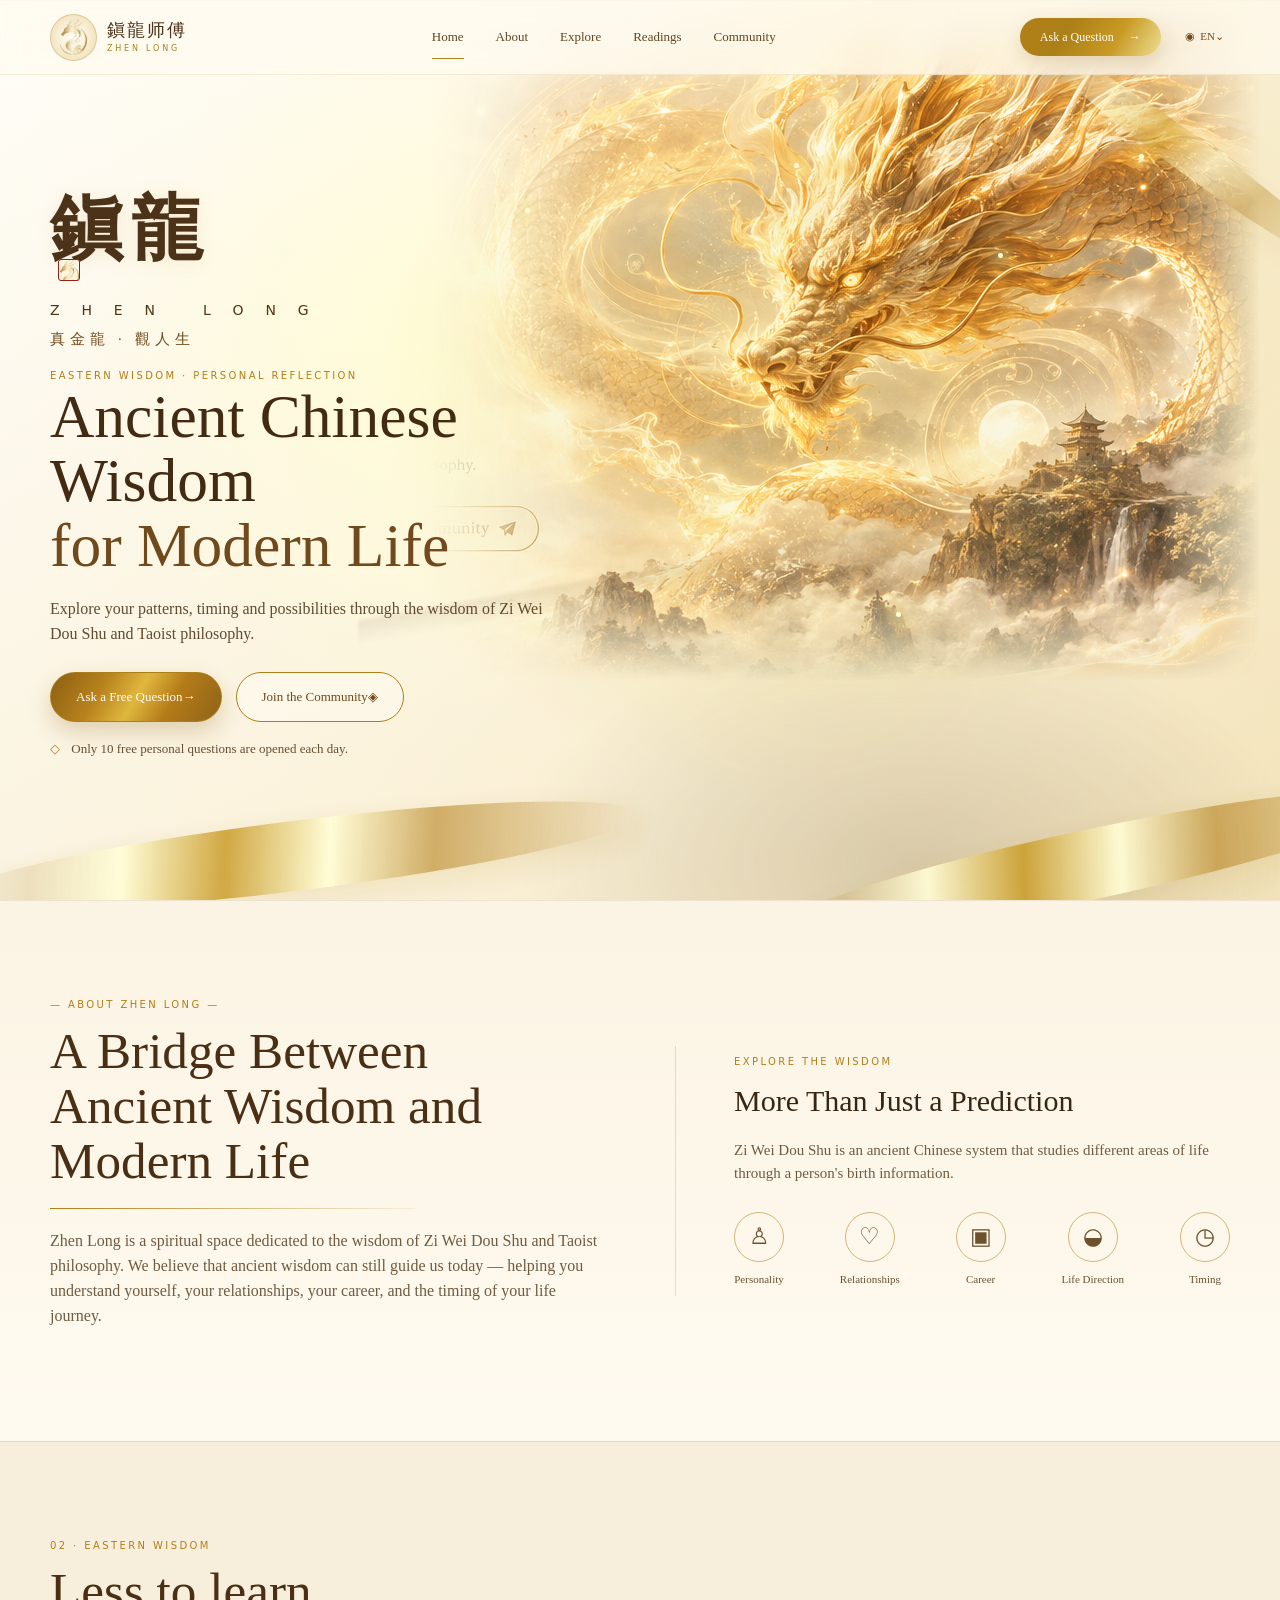
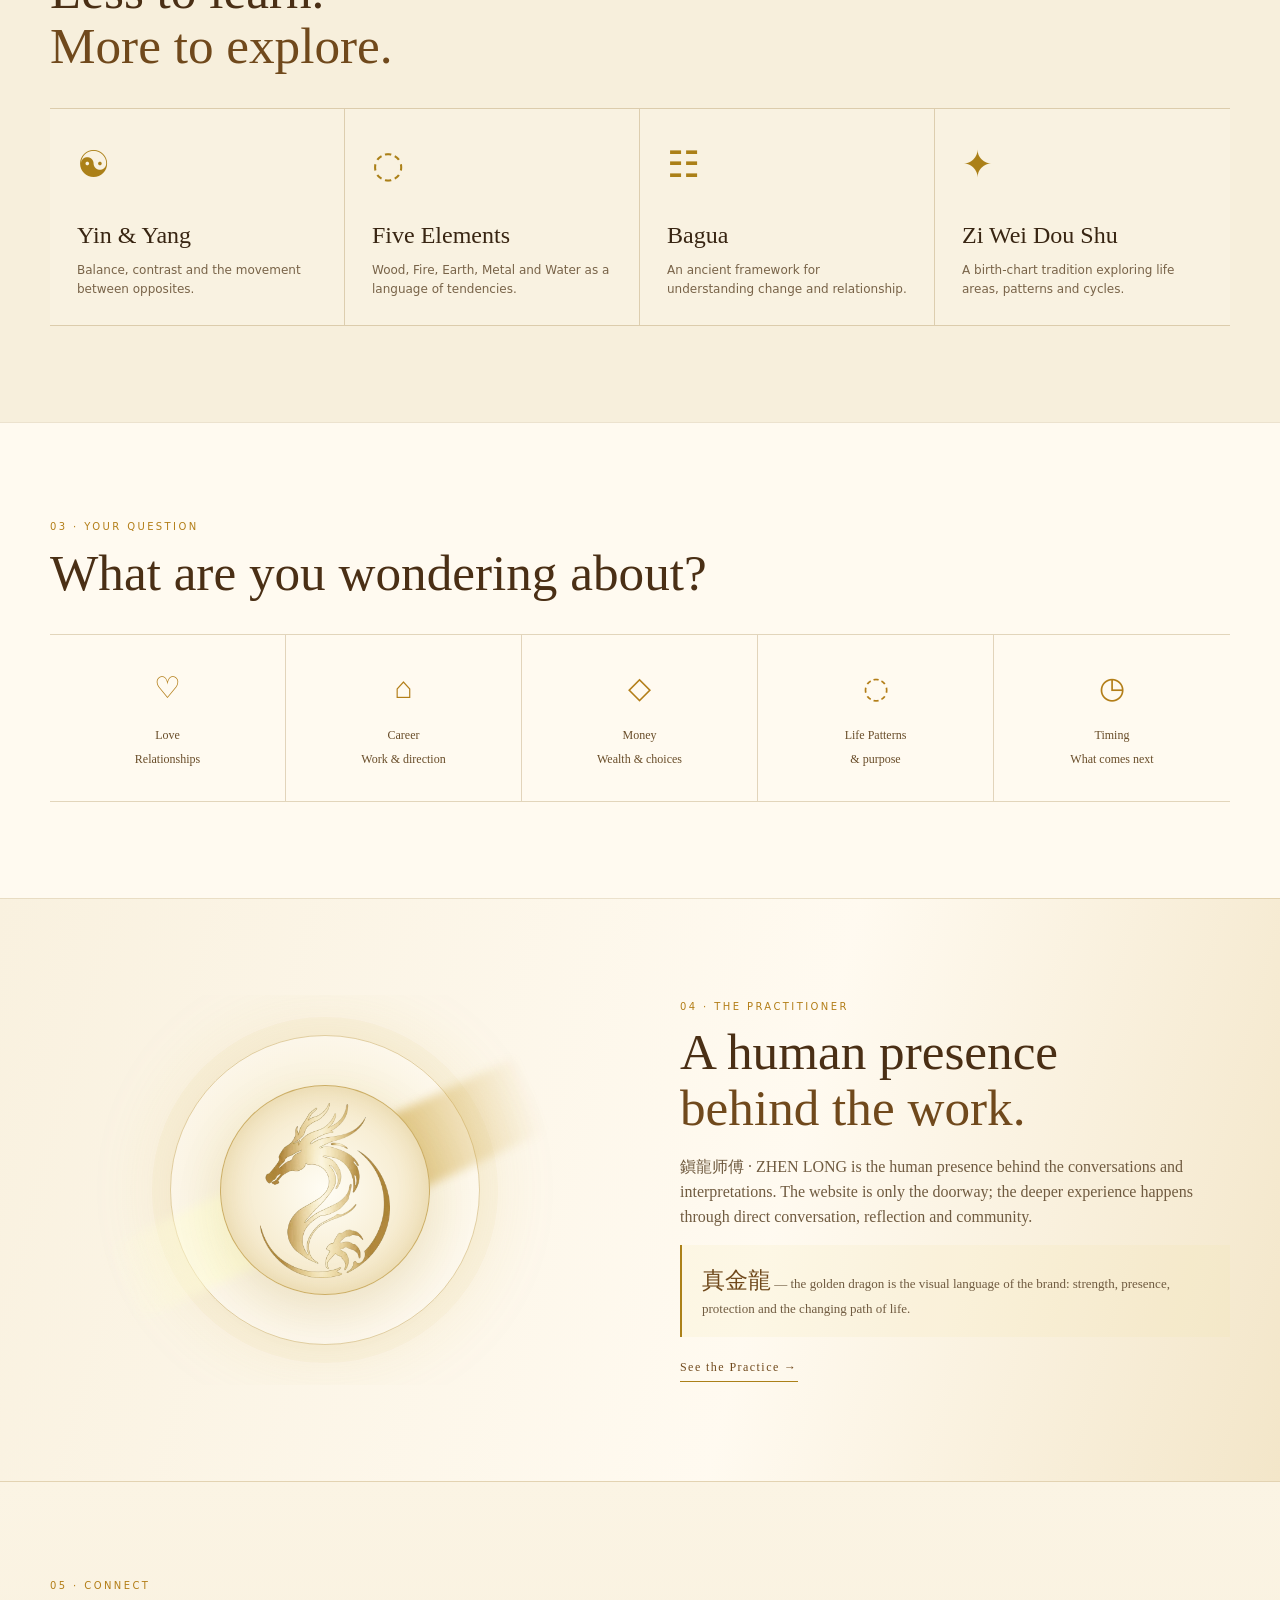
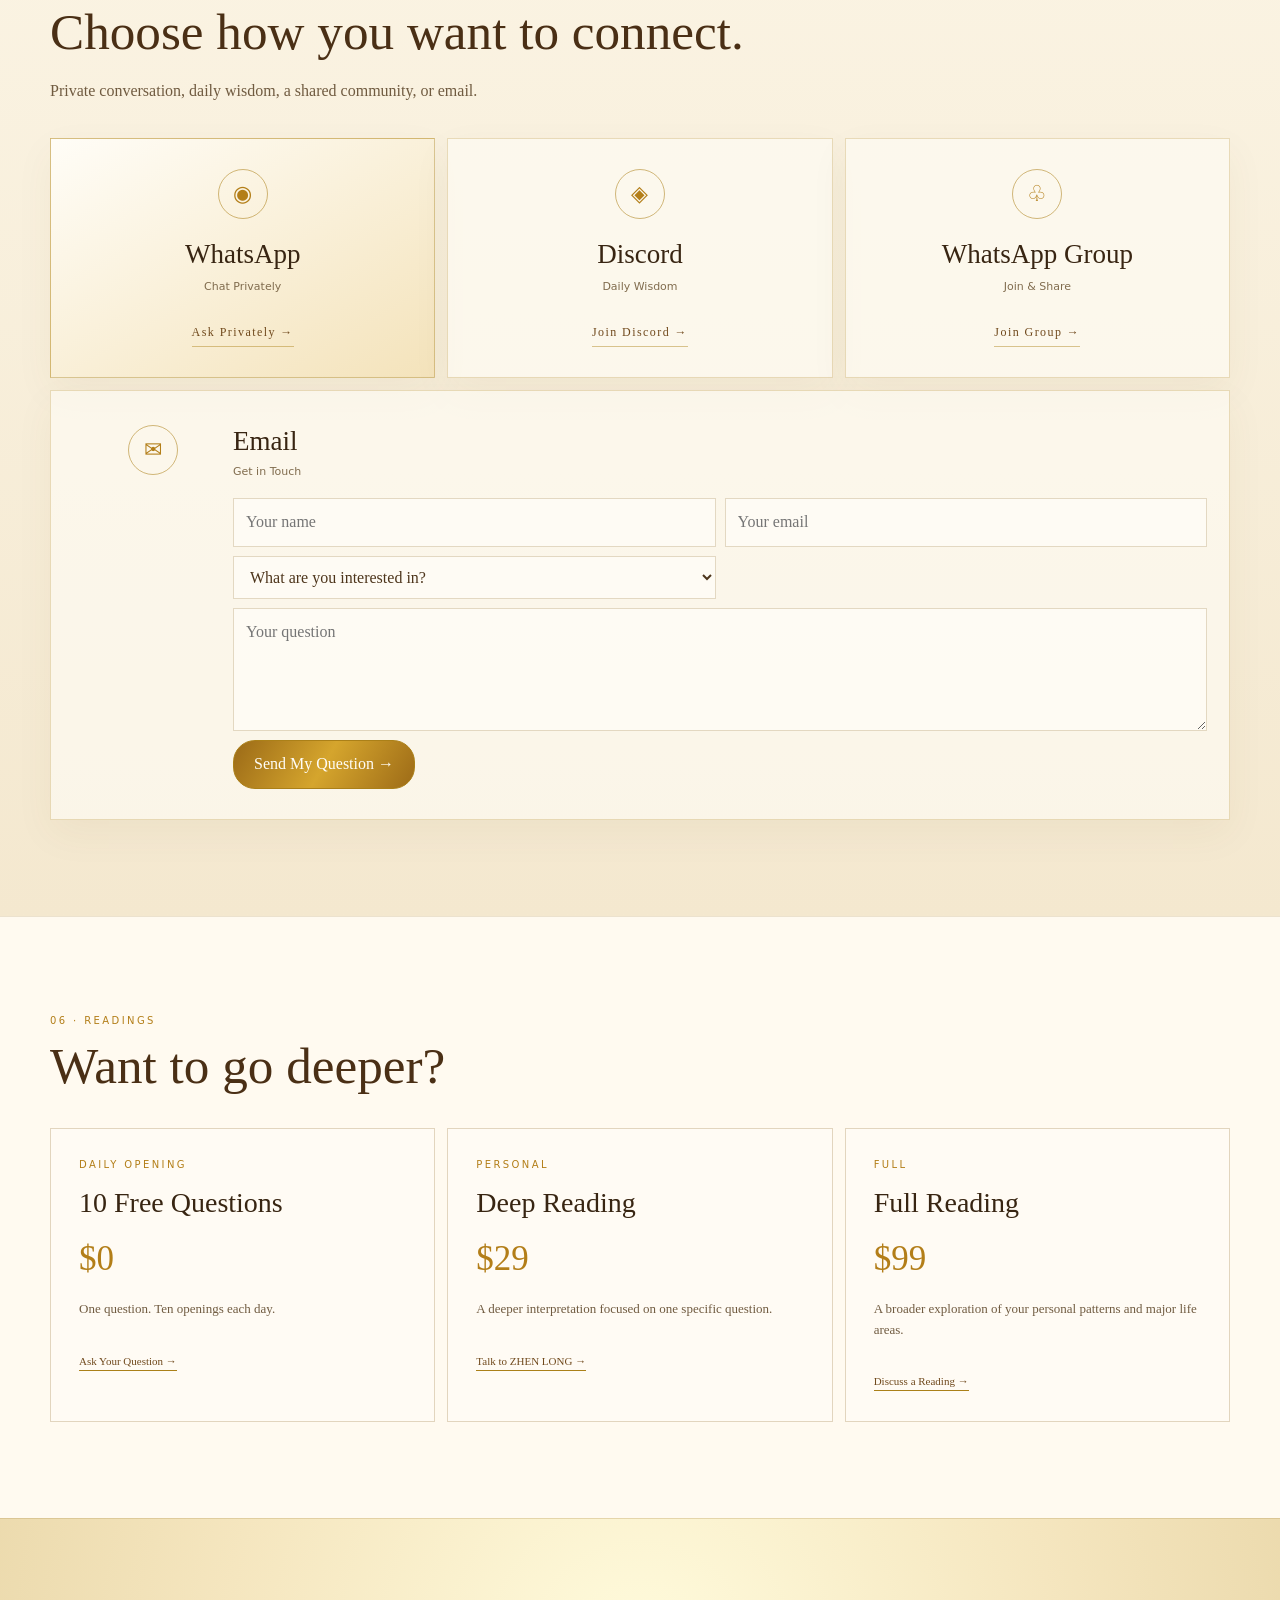
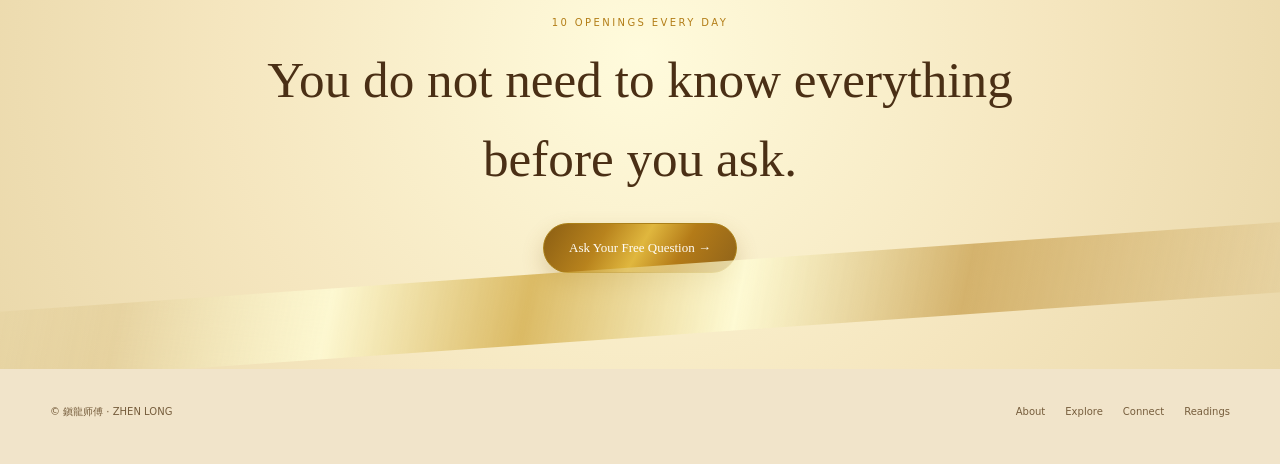
<file: ziwei-landing-vercel/zhen-long-fix/index.html>
<!doctype html>
<html lang="en">
<head>
<meta charset="utf-8"><meta name="viewport" content="width=device-width, initial-scale=1, viewport-fit=cover">
<meta name="theme-color" content="#FFF8E6">
<meta name="description" content="鎭龍师傅 · ZHEN LONG — Eastern wisdom, Zi Wei Dou Shu and Taoist philosophy for modern life.">
<meta property="og:title" content="鎭龍师傅 · ZHEN LONG — Eastern Wisdom for Modern Life">
<meta property="og:description" content="Explore personal patterns, timing and possibilities through ancient Chinese wisdom.">
<meta property="og:type" content="website">
<meta property="og:image" content="assets/hero-dragon-art.png">
<link rel="icon" href="assets/favicon.png">
<title>鎭龍师傅 · ZHEN LONG — Eastern Wisdom for Modern Life</title>
<style>
:root{
 --gold:#AB8018;--gold2:#EDDF94;--gold3:#FFFDD6;--gold4:#B37E18;--gold5:#C89923;--gold6:#F6D76A;
 --brown:#4C3218;--brown2:#704A1C;--ink:#382512;--muted:#745D3E;--cream:#FBF4E4;--paper:#FFFDF8;
 --line:rgba(139,99,29,.25);--serif:"Iowan Old Style","Baskerville","Times New Roman",serif;
 --sans:Inter,ui-sans-serif,system-ui,-apple-system,BlinkMacSystemFont,"Segoe UI",sans-serif;--max:1180px;
}
*{box-sizing:border-box}html{scroll-behavior:smooth}body{margin:0;color:var(--ink);font-family:var(--serif);background:#FBF4E4;line-height:1.55}
body:before{content:"";position:fixed;inset:0;z-index:-5;pointer-events:none;opacity:.24;background-image:radial-gradient(rgba(115,82,31,.09) .7px,transparent .7px);background-size:5px 5px}
a{color:inherit;text-decoration:none}button,input,textarea,select{font:inherit}img{max-width:100%;display:block}.container{width:min(calc(100% - 48px),var(--max));margin:auto}
header{position:fixed;top:0;left:0;right:0;z-index:100;background:rgba(255,251,240,.72);backdrop-filter:blur(16px);border-bottom:1px solid rgba(171,128,24,.12);transition:.3s}
header.scrolled{background:rgba(255,251,240,.94);box-shadow:0 8px 30px rgba(93,58,15,.08)}
.nav{height:74px;display:flex;align-items:center;justify-content:space-between;gap:20px}
.brand{display:flex;align-items:center;gap:10px}.brand-seal{width:47px;height:47px;border:1px solid rgba(171,128,24,.35);border-radius:50%;display:grid;place-items:center;background:radial-gradient(circle,#fffdf5,#f4e7c6);box-shadow:inset 0 0 15px rgba(200,153,35,.18)}
.brand-seal img{width:36px;height:36px;object-fit:contain}.brand-wordmark{display:flex;flex-direction:column;line-height:1}.brand-cn{font-size:18px;letter-spacing:.12em;color:var(--brown)}.brand-en{font-family:var(--sans);font-size:8px;letter-spacing:.35em;margin-top:6px;color:var(--gold)}
.navlinks{display:flex;gap:32px;font-size:13px;color:#624622}.navlinks a{position:relative;padding:26px 0}.navlinks a:after{content:"";position:absolute;bottom:14px;left:0;width:0;height:1px;background:var(--gold);transition:.25s}.navlinks a:hover:after,.navlinks a.active:after{width:100%}
.nav-actions{display:flex;align-items:center;gap:18px}.nav-cta{background:linear-gradient(120deg,var(--gold4),var(--gold),var(--gold5),var(--gold2));color:#fffdf7;border-radius:24px;padding:10px 20px;box-shadow:0 8px 20px rgba(139,94,20,.20);font-size:12px}.nav-cta span{margin-left:12px}.lang{background:none;border:0;color:var(--brown2);font-size:11px}.menu{display:none;border:0;background:none;color:var(--brown2);font-size:24px}
.mobile-nav{display:none}

.hero{min-height:720px;height:100svh;max-height:900px;position:relative;overflow:hidden;background:linear-gradient(105deg,#fffdf7 0%,#fff9e9 38%,#f6e9c5 100%)}
.hero:before{content:"";position:absolute;inset:0;background:radial-gradient(circle at 35% 40%,rgba(255,253,214,.9),transparent 36%),radial-gradient(circle at 73% 32%,rgba(237,223,148,.55),transparent 38%),linear-gradient(180deg,rgba(255,253,247,.1),rgba(226,198,128,.15));z-index:0}
.hero-grid{height:100%;display:grid;align-items:center;position:relative;z-index:20}.hero-copy{width:min(520px,50%);padding-top:55px;position:relative;z-index:30}
.hero-scene{position:absolute;inset:0;overflow:hidden;z-index:2;pointer-events:none}.scene-glow{position:absolute;width:800px;height:800px;right:8%;top:0;background:radial-gradient(circle,rgba(255,253,214,.95),rgba(237,223,148,.35) 34%,transparent 70%);filter:blur(3px)}
.scene-dragon{position:absolute;right:0;top:0;width:min(890px,70vw);height:auto;display:block;object-fit:contain;object-position:center;mix-blend-mode:multiply;filter:saturate(1.05) contrast(1.02);opacity:.98;mask-image:radial-gradient(ellipse 76% 82% at 62% 50%,#000 58%,rgba(0,0,0,.92) 72%,transparent 100%);-webkit-mask-image:radial-gradient(ellipse 76% 82% at 62% 50%,#000 58%,rgba(0,0,0,.92) 72%,transparent 100%);}
.scene-mountains{position:absolute;right:0;bottom:-5%;width:72%;height:46%;background:linear-gradient(170deg,transparent 15%,rgba(117,91,54,.10) 16%,transparent 20%),radial-gradient(ellipse at 60% 80%,rgba(110,87,55,.22),transparent 50%);filter:blur(1px)}
.silk{position:absolute;height:70px;border-radius:50%;transform:rotate(-7deg);background:linear-gradient(100deg,transparent 0%,rgba(171,128,24,.18) 12%,rgba(255,253,214,.95) 25%,rgba(200,153,35,.88) 40%,rgba(255,253,214,.95) 55%,rgba(179,126,24,.62) 70%,transparent 100%);box-shadow:0 10px 30px rgba(171,128,24,.14);opacity:.95}.silk-a{left:-4%;bottom:1%;width:54%}.silk-b{right:-10%;bottom:0;width:50%;transform:rotate(-12deg)}.silk-c{right:-8%;top:15%;width:30%;height:38px;transform:rotate(36deg);opacity:.6}
.sparkles i{position:absolute;width:5px;height:5px;border-radius:50%;background:#fffbd7;box-shadow:0 0 16px 5px rgba(237,223,148,.9);animation:twinkle 3s infinite}.sparkles i:nth-child(1){left:41%;top:23%}.sparkles i:nth-child(2){left:62%;top:18%;animation-delay:.8s}.sparkles i:nth-child(3){left:78%;top:28%;animation-delay:1.4s}.sparkles i:nth-child(4){left:55%;top:55%;animation-delay:2s}.sparkles i:nth-child(5){left:89%;top:17%;animation-delay:1s}.sparkles i:nth-child(6){left:70%;top:68%;animation-delay:2.4s}@keyframes twinkle{50%{opacity:.25;transform:scale(.5)}}

.hero-mark{margin-bottom:17px;color:var(--brown)}.hero-cn{font-size:72px;line-height:.9;letter-spacing:.12em;font-weight:600;text-shadow:0 2px 18px rgba(171,128,24,.12)}.hero-en{font-family:var(--sans);font-size:14px;letter-spacing:.62em;margin:14px 0 6px;color:#513414}.hero-tag{font-size:15px;letter-spacing:.32em;color:var(--brown2)}.hero-stamp{display:inline-grid;width:22px;height:22px;margin-left:8px;vertical-align:middle;border:1px solid #9b1e14;border-radius:3px;overflow:hidden;transform:translateY(-5px);background:#fff6df}.hero-stamp img{width:100%;height:100%;object-fit:contain}
.eyebrow,.section-kicker{font-family:var(--sans);font-size:10px;letter-spacing:.24em;color:var(--gold4);text-transform:uppercase}
h1,h2,h3{font-weight:400}h1{font-size:clamp(42px,4.8vw,66px);line-height:1.05;margin:0;color:#422a13}h1 em,h2 em{font-style:normal;color:#70491c} .hero-copy p{font-size:16px;color:#614c32;max-width:540px;margin:20px 0 25px}
.hero-actions{display:flex;gap:14px}.btn{display:inline-flex;align-items:center;justify-content:center;padding:14px 25px;border-radius:28px;border:1px solid var(--gold);font-size:13px;transition:.25s}.btn:hover{transform:translateY(-2px)}.btn.gold{color:#fffdf7;background:linear-gradient(120deg,#8b5e13,#b8831d 30%,#e0b73e 50%,#b47b18 70%,#8f631a);box-shadow:0 10px 22px rgba(139,94,20,.24)}.btn.outline{background:rgba(255,253,247,.38);color:#70491c}.daily{margin-top:17px;font-size:13px;color:#664f31}.daily span{color:var(--gold);margin-right:8px}
section{padding:96px 0;border-top:1px solid rgba(139,99,29,.16)}.split{display:grid;grid-template-columns:1fr 1fr;gap:70px;align-items:center}.about-section{background:linear-gradient(180deg,#fbf4e4,#fffaf0)}.about-copy h2,.dragon-story h2,.connect-section h2,.readings-section h2,.wisdom-section h2,.question-section h2{font-size:clamp(38px,4vw,55px);line-height:1.08;margin:10px 0 20px;color:#4a2f15}.rule{width:365px;max-width:100%;height:1px;background:linear-gradient(90deg,var(--gold),rgba(171,128,24,.08));margin:16px 0 20px}.about-copy p,.lead{font-size:16px;color:#705b40;max-width:550px}
.explore-panel{padding:8px 0 8px 58px;border-left:1px solid rgba(139,99,29,.2)}.explore-panel h3{font-size:30px;margin:8px 0}.explore-panel p{font-size:15px;color:#705b40;max-width:560px}.icon-row{display:flex;justify-content:space-between;gap:10px;margin-top:26px}.icon-row div{text-align:center;color:#6d512d}.icon-row b{width:50px;height:50px;border:1px solid rgba(171,128,24,.55);border-radius:50%;display:grid;place-items:center;font-size:23px;font-weight:400;margin:auto}.icon-row span{display:block;font-size:11px;margin-top:9px}
.wisdom-section{background:#f7efdc}.wisdom-section h2{margin-bottom:34px}.systems{display:grid;grid-template-columns:repeat(4,1fr);border-top:1px solid var(--line);border-bottom:1px solid var(--line)}.systems article{min-height:210px;padding:27px;border-right:1px solid var(--line);background:rgba(255,253,247,.18)}.systems article:last-child{border-right:0}.system-symbol{font-size:37px;color:var(--gold);margin-bottom:24px}.systems h3{font-size:24px;margin:0 0 7px}.systems p{font-family:var(--sans);font-size:12px;color:#786348;margin:0}
.question-section{background:#fffaf0}.question-grid{display:grid;grid-template-columns:repeat(5,1fr);border-top:1px solid var(--line);border-bottom:1px solid var(--line);margin-top:34px}.question-grid a{text-align:center;padding:30px 12px;border-right:1px solid var(--line);transition:.2s}.question-grid a:last-child{border-right:0}.question-grid a:hover{background:rgba(237,223,148,.15)}.question-grid strong{display:block;font-size:30px;font-weight:400;color:var(--gold4);margin-bottom:10px}.question-grid span{font-size:12px;color:#694d29}
.dragon-story{background:linear-gradient(105deg,#f9f1df,#fffaf0 60%,#f3e6c9)}.story-grid{display:grid;grid-template-columns:1fr 1fr;gap:80px;align-items:center}.story-visual{height:390px;position:relative;display:grid;place-items:center;overflow:hidden;background:radial-gradient(circle,rgba(237,223,148,.48),rgba(255,253,247,.18) 45%,transparent 70%)}.story-ring{position:absolute;width:310px;height:310px;border:1px solid rgba(171,128,24,.35);border-radius:50%;box-shadow:0 0 0 18px rgba(200,153,35,.04),0 0 80px rgba(200,153,35,.18)}.story-seal{position:relative;z-index:2;width:210px;height:210px;border-radius:50%;display:grid;place-items:center;background:radial-gradient(circle,#fffdf5,#f0dfb4);border:1px solid rgba(171,128,24,.55);box-shadow:inset 0 0 30px rgba(171,128,24,.18),0 16px 50px rgba(117,82,13,.10)}.story-seal img{width:175px;height:175px;object-fit:contain}.story-light{position:absolute;width:450px;height:80px;transform:rotate(-25deg);background:linear-gradient(100deg,transparent,rgba(255,253,214,.9),rgba(200,153,35,.5),transparent);filter:blur(5px);animation:lightpass 5s ease-in-out infinite}@keyframes lightpass{50%{transform:translateX(90px) rotate(-25deg);opacity:.35}}
.dragon-story p{color:#705b40;font-size:16px}.gold-note{padding:18px 20px;border-left:2px solid var(--gold);background:rgba(237,223,148,.12);font-size:13px!important}.gold-note b{font-family:var(--serif);font-size:23px;font-weight:400;color:#70491c}.text-btn{display:inline-block;margin-top:8px;color:#70491c;border-bottom:1px solid var(--gold);padding-bottom:4px;font-size:12px;letter-spacing:.12em}
.connect-section{background:linear-gradient(180deg,#fbf4e4,#f4e8cf)}.connect-section .lead{margin-bottom:34px}.connect-grid{display:grid;grid-template-columns:repeat(3,1fr);gap:12px}.connect-card{min-height:240px;text-align:center;padding:30px 22px;border:1px solid rgba(171,128,24,.25);background:rgba(255,253,247,.62);box-shadow:0 14px 38px rgba(101,70,28,.05);display:flex;flex-direction:column;align-items:center}.connect-card.primary-card{background:linear-gradient(150deg,#fffdf7,#f4e3bb);border-color:rgba(171,128,24,.45)}.contact-icon{width:50px;height:50px;border:1px solid rgba(171,128,24,.55);border-radius:50%;display:grid;place-items:center;color:var(--gold4);font-size:22px}.connect-card h3{font-size:27px;margin:15px 0 2px}.connect-card>span{font-family:var(--sans);font-size:11px;color:#806c4e}.connect-card>a{margin-top:auto;color:#70491c;font-size:12px;letter-spacing:.12em;border-bottom:1px solid rgba(171,128,24,.45);padding-bottom:4px}
.email-card{grid-column:1/-1;display:grid;grid-template-columns:160px 1fr;grid-template-rows:auto 1fr;text-align:left;align-items:start}.email-card .contact-icon{grid-row:1/3;margin:auto}.email-card h3{margin:0}.email-card>span{display:block}.email-card form{grid-column:2;display:grid;grid-template-columns:1fr 1fr;gap:9px;margin-top:18px}.email-card input,.email-card select,.email-card textarea{width:100%;border:1px solid rgba(139,99,29,.23);background:rgba(255,253,247,.75);padding:11px 12px;color:#4d351b;outline:none}.email-card textarea{grid-column:1/-1}.email-card button{grid-column:1/-1;width:max-content;border:1px solid var(--gold);background:linear-gradient(120deg,#9b6a17,#d5a52d,#9d6b17);color:#fffdf7;border-radius:22px;padding:11px 20px;cursor:pointer}
.readings-section{background:#fffaf0}.reading-grid{display:grid;grid-template-columns:repeat(3,1fr);gap:12px;margin-top:35px}.reading-grid article{padding:28px;border:1px solid var(--line);min-height:260px;background:rgba(255,253,247,.55)}.reading-grid h3{font-size:28px;margin:8px 0}.price{font-size:35px;color:var(--gold4)}.reading-grid p{color:#705b40;font-size:13px}.reading-grid article>a{display:inline-block;margin-top:20px;color:#70491c;font-size:11px;border-bottom:1px solid var(--gold)}
.final-cta{position:relative;text-align:center;overflow:hidden;background:radial-gradient(circle at 50% 30%,#fffbdc,#f5e6bf 58%,#ead8aa)}.final-cta h2{font-size:clamp(38px,4vw,56px);color:#4a2f15;margin:10px 0 24px}.golden-ribbon{position:absolute;left:-5%;bottom:7%;width:110%;height:70px;transform:rotate(-4deg);background:linear-gradient(105deg,transparent 0%,rgba(171,128,24,.15) 13%,rgba(255,253,214,.95) 28%,rgba(200,153,35,.75) 42%,rgba(255,253,214,.98) 57%,rgba(179,126,24,.62) 73%,transparent 100%);filter:blur(.4px);opacity:.8}
footer{padding:35px 0 45px;background:#f1e4ca;color:#765d3c;font-family:var(--sans);font-size:10px}.footer-row{display:flex;justify-content:space-between;gap:20px}.footer-row>div:last-child{display:flex;gap:20px}
@media(max-width:900px){.navlinks{display:none}.nav-actions{display:none}.menu{display:block}.mobile-nav{padding:10px 24px;background:rgba(255,251,240,.98);border-top:1px solid var(--line)}.mobile-nav.open{display:grid}.mobile-nav a{padding:13px 0;border-bottom:1px solid rgba(139,99,29,.14);font-size:12px}.hero-copy{width:58%}.scene-dragon{width:min(760px,68vw);height:auto;right:0;top:3%;opacity:.9}.split,.story-grid{grid-template-columns:1fr;gap:45px}.explore-panel{padding-left:0;border-left:0;border-top:1px solid var(--line);padding-top:35px}.systems{grid-template-columns:1fr 1fr}.systems article:nth-child(2){border-right:0}.question-grid{grid-template-columns:1fr 1fr}.question-grid a:nth-child(2n){border-right:0}.question-grid a{border-bottom:1px solid var(--line)}.connect-grid,.reading-grid{grid-template-columns:1fr 1fr}.email-card{grid-column:1/-1}.story-visual{height:330px}}
@media(max-width:620px){.container{width:min(calc(100% - 28px),var(--max))}.nav{height:66px}.brand-seal{width:40px;height:40px}.brand-seal img{width:30px;height:30px}.brand-cn{font-size:15px}.hero{height:100svh;min-height:700px}.hero-grid{align-items:end;padding-bottom:38px}.hero-copy{isolation:isolate}.hero-copy{width:100%;padding:0;position:relative;z-index:12}.scene-dragon{width:min(100%,560px);height:auto;right:0;top:66px;opacity:.78;object-fit:contain;object-position:center;mask-image:radial-gradient(ellipse 82% 82% at 58% 48%,#000 58%,rgba(0,0,0,.92) 74%,transparent 100%);-webkit-mask-image:radial-gradient(ellipse 82% 82% at 58% 48%,#000 58%,rgba(0,0,0,.92) 74%,transparent 100%)}.scene-glow{width:520px;height:520px;right:-24%;top:30px}.hero:after{content:"";position:absolute;left:0;right:0;bottom:0;height:28%;background:linear-gradient(180deg,rgba(255,249,235,0),rgba(255,249,235,.82));z-index:8;pointer-events:none}.hero-cn{font-size:56px}.hero-en{font-size:11px}.hero-tag{font-size:12px}.eyebrow{font-size:8px}.hero-copy h1{font-size:clamp(34px,9.8vw,45px);line-height:1.03}.hero-copy p{font-size:14px;max-width:420px;position:relative;z-index:31}.hero-actions{display:grid;grid-template-columns:1fr;position:relative;z-index:31}.btn{width:100%;min-height:48px}section{padding:72px 0}.about-copy h2,.dragon-story h2,.connect-section h2,.readings-section h2,.wisdom-section h2,.question-section h2{font-size:39px}.systems,.question-grid,.connect-grid,.reading-grid{grid-template-columns:1fr}.systems article,.systems article:nth-child(2){border-right:0;border-bottom:1px solid var(--line)}.question-grid a,.question-grid a:nth-child(2n){border-right:0}.icon-row{overflow-x:auto;justify-content:flex-start;padding-bottom:7px}.icon-row div{min-width:85px}.story-visual{height:290px}.story-ring{width:245px;height:245px}.story-seal{width:170px;height:170px}.story-seal img{width:142px;height:142px}.email-card{display:block;text-align:center}.email-card .contact-icon{margin:0 auto 12px}.email-card form{display:grid;grid-template-columns:1fr;text-align:left}.email-card textarea{grid-column:auto}.email-card button{grid-column:auto}.footer-row{flex-direction:column}.footer-row>div:last-child{flex-wrap:wrap}.silk-a{width:95%}.silk-b{width:80%}}
</style>
</head>
<body>

<header id="header">
  <div class="container nav">
    <a class="brand" href="#home" aria-label="Zhen Long home">
      <span class="brand-seal"><img src="assets/zhen-long-logo.png" alt="Zhen Long golden dragon mark"></span>
      <span class="brand-wordmark"><span class="brand-cn">鎭龍师傅</span><span class="brand-en">ZHEN LONG</span></span>
    </a>
    <nav class="navlinks" aria-label="Primary">
      <a class="active" href="#home">Home</a><a href="#about">About</a><a href="#explore">Explore</a>
      <a href="#readings">Readings</a><a href="#community">Community</a>
    </nav>
    <div class="nav-actions">
      <a class="nav-cta" href="#connect">Ask a Question <span>→</span></a>
      <button class="lang" type="button" aria-label="Language">◉ &nbsp;EN⌄</button>
    </div>
    <button class="menu" id="menu" aria-label="Open menu">☰</button>
  </div>
  <nav class="mobile-nav" id="mobileNav">
    <a href="#home">Home</a><a href="#about">About</a><a href="#explore">Explore</a>
    <a href="#readings">Readings</a><a href="#community">Community</a><a href="#connect">Ask a Question</a>
  </nav>
</header>

<main>
<section class="hero" id="home">
  <div class="hero-scene" aria-hidden="true">
    <div class="scene-glow"></div>
    <img class="scene-dragon" src="assets/hero-dragon-art.png" alt="Golden dragon artwork" width="890" height="700" decoding="async">
    <div class="scene-mountains"></div>
    <div class="silk silk-a"></div><div class="silk silk-b"></div><div class="silk silk-c"></div>
    <div class="sparkles"><i></i><i></i><i></i><i></i><i></i><i></i></div>
  </div>
  <div class="container hero-grid">
    <div class="hero-copy">
      <div class="hero-mark">
        <div class="hero-cn">鎭龍</div>
        <div class="hero-stamp"><img src="assets/zhen-long-logo.png" alt=""></div>
        <div class="hero-en">Z H E N &nbsp; L O N G</div>
        <div class="hero-tag">真金龍 · 觀人生</div>
      </div>
      <div class="eyebrow">EASTERN WISDOM · PERSONAL REFLECTION</div>
      <h1>Ancient Chinese Wisdom<br><em>for Modern Life</em></h1>
      <p>Explore your patterns, timing and possibilities through the wisdom of Zi Wei Dou Shu and Taoist philosophy.</p>
      <div class="hero-actions">
        <a class="btn gold" href="#connect">Ask a Free Question <span>→</span></a>
        <a class="btn outline" href="#community">Join the Community <span>◈</span></a>
      </div>
      <div class="daily"><span>◇</span> Only 10 free personal questions are opened each day.</div>
    </div>
  </div>
</section>

<section class="about-section" id="about">
  <div class="container split">
    <div class="about-copy">
      <div class="section-kicker">— ABOUT ZHEN LONG —</div>
      <h2>A Bridge Between<br>Ancient Wisdom and Modern Life</h2>
      <div class="rule"></div>
      <p>Zhen Long is a spiritual space dedicated to the wisdom of Zi Wei Dou Shu and Taoist philosophy. We believe that ancient wisdom can still guide us today — helping you understand yourself, your relationships, your career, and the timing of your life journey.</p>
    </div>
    <div class="explore-panel" id="explore">
      <div class="section-kicker">EXPLORE THE WISDOM</div>
      <h3>More Than Just a Prediction</h3>
      <p>Zi Wei Dou Shu is an ancient Chinese system that studies different areas of life through a person's birth information.</p>
      <div class="icon-row">
        <div><b>♙</b><span>Personality</span></div><div><b>♡</b><span>Relationships</span></div>
        <div><b>▣</b><span>Career</span></div><div><b>◒</b><span>Life Direction</span></div><div><b>◷</b><span>Timing</span></div>
      </div>
    </div>
  </div>
</section>

<section class="wisdom-section">
  <div class="container">
    <div class="section-kicker">02 · EASTERN WISDOM</div>
    <h2>Less to learn.<br><em>More to explore.</em></h2>
    <div class="systems">
      <article><div class="system-symbol">☯</div><h3>Yin &amp; Yang</h3><p>Balance, contrast and the movement between opposites.</p></article>
      <article><div class="system-symbol">◌</div><h3>Five Elements</h3><p>Wood, Fire, Earth, Metal and Water as a language of tendencies.</p></article>
      <article><div class="system-symbol">☷</div><h3>Bagua</h3><p>An ancient framework for understanding change and relationship.</p></article>
      <article><div class="system-symbol">✦</div><h3>Zi Wei Dou Shu</h3><p>A birth-chart tradition exploring life areas, patterns and cycles.</p></article>
    </div>
  </div>
</section>

<section class="question-section">
  <div class="container">
    <div class="section-kicker">03 · YOUR QUESTION</div>
    <h2>What are you wondering about?</h2>
    <div class="question-grid">
      <a href="#connect"><strong>♡</strong><span>Love<br>Relationships</span></a>
      <a href="#connect"><strong>⌂</strong><span>Career<br>Work &amp; direction</span></a>
      <a href="#connect"><strong>◇</strong><span>Money<br>Wealth &amp; choices</span></a>
      <a href="#connect"><strong>◌</strong><span>Life Patterns<br>&amp; purpose</span></a>
      <a href="#connect"><strong>◷</strong><span>Timing<br>What comes next</span></a>
    </div>
  </div>
</section>

<section class="dragon-story">
  <div class="container story-grid">
    <div class="story-visual">
      <div class="story-seal"><img src="assets/zhen-long-logo.png" alt="Zhen Long dragon mark"></div>
      <div class="story-ring"></div>
      <div class="story-light"></div>
    </div>
    <div>
      <div class="section-kicker">04 · THE PRACTITIONER</div>
      <h2>A human presence<br><em>behind the work.</em></h2>
      <p>鎭龍师傅 · ZHEN LONG is the human presence behind the conversations and interpretations. The website is only the doorway; the deeper experience happens through direct conversation, reflection and community.</p>
      <p class="gold-note"><b>真金龍</b> — the golden dragon is the visual language of the brand: strength, presence, protection and the changing path of life.</p>
      <a class="text-btn" href="https://www.instagram.com/xuan.yi789?stkn=eDB3ZzRtdmV1cWs2" target="_blank" rel="noopener">See the Practice →</a>
    </div>
  </div>
</section>

<section class="connect-section" id="connect">
  <div class="container">
    <div class="section-kicker">05 · CONNECT</div>
    <h2>Choose how you want to connect.</h2>
    <p class="lead">Private conversation, daily wisdom, a shared community, or email.</p>
    <div class="connect-grid" id="community">
      <article class="connect-card primary-card">
        <div class="contact-icon">◉</div><h3>WhatsApp</h3><span>Chat Privately</span>
        <a id="weLink" href="https://wa.me/660807918910" target="_blank" rel="noopener">Ask Privately →</a>
      </article>
      <article class="connect-card">
        <div class="contact-icon">◈</div><h3>Discord</h3><span>Daily Wisdom</span>
        <a id="discordLink" href="https://discord.gg/5CFfhZ8vW" target="_blank" rel="noopener">Join Discord →</a>
      </article>
      <article class="connect-card">
        <div class="contact-icon">♧</div><h3>WhatsApp Group</h3><span>Join &amp; Share</span>
        <a id="whatsappGroupLink" href="https://chat.whatsapp.com/REPLACE_WITH_GROUP_INVITE" target="_blank" rel="noopener">Join Group →</a>
      </article>
      <article class="connect-card email-card">
        <div class="contact-icon">✉</div><h3>Email</h3><span>Get in Touch</span>
        <form id="emailForm" action="https://formsubmit.co/summerliang39@gmail.com" method="POST">
          <input type="hidden" name="_subject" value="ZHEN LONG — New Free Question">
          <input type="hidden" name="_template" value="table"><input type="hidden" name="_captcha" value="true">
          <input type="text" name="_honey" tabindex="-1" autocomplete="off" style="display:none">
          <input name="name" placeholder="Your name" required><input name="email" type="email" placeholder="Your email" required>
          <select name="interest" required><option value="" disabled selected>What are you interested in?</option>
            <option>Love &amp; Relationships</option><option>Career</option><option>Money</option><option>Life Direction</option><option>Zi Wei Dou Shu</option><option>Eastern Metaphysics</option><option>Other</option>
          </select>
          <textarea name="question" rows="4" placeholder="Your question" required></textarea>
          <button type="submit">Send My Question →</button>
        </form>
      </article>
    </div>
  </div>
</section>

<section id="readings" class="readings-section">
  <div class="container">
    <div class="section-kicker">06 · READINGS</div>
    <h2>Want to go deeper?</h2>
    <div class="reading-grid">
      <article><div class="section-kicker">DAILY OPENING</div><h3>10 Free Questions</h3><div class="price">$0</div><p>One question. Ten openings each day.</p><a href="#connect">Ask Your Question →</a></article>
      <article><div class="section-kicker">PERSONAL</div><h3>Deep Reading</h3><div class="price">$29</div><p>A deeper interpretation focused on one specific question.</p><a href="#connect">Talk to ZHEN LONG →</a></article>
      <article><div class="section-kicker">FULL</div><h3>Full Reading</h3><div class="price">$99</div><p>A broader exploration of your personal patterns and major life areas.</p><a href="#connect">Discuss a Reading →</a></article>
    </div>
  </div>
</section>

<section class="final-cta">
  <div class="golden-ribbon"></div>
  <div class="container"><div class="section-kicker">10 OPENINGS EVERY DAY</div><h2>You do not need to know everything<br>before you ask.</h2><a class="btn gold" href="#connect">Ask Your Free Question →</a></div>
</section>
</main>
<footer><div class="container footer-row"><div>© 鎭龍师傅 · ZHEN LONG</div><div><a href="#about">About</a><a href="#explore">Explore</a><a href="#connect">Connect</a><a href="#readings">Readings</a></div></div></footer>

<script>
const LINKS={
  whatsapp:"https://wa.me/660807918910",
  discord:"https://discord.gg/5CFfhZ8vW",
  whatsappGroup:"https://chat.whatsapp.com/REPLACE_WITH_GROUP_INVITE",
  longShifu:"https://www.instagram.com/xuan.yi789?stkn=eDB3ZzRtdmV1cWs2"
};
document.getElementById("weLink").href=LINKS.whatsapp;
document.getElementById("discordLink").href=LINKS.discord;
document.getElementById("whatsappGroupLink").href=LINKS.whatsappGroup;
document.querySelectorAll('a[href*="instagram.com/xuan.yi789"]').forEach(a=>a.href=LINKS.longShifu);
const header=document.getElementById("header");
window.addEventListener("scroll",()=>header.classList.toggle("scrolled",window.scrollY>10),{passive:true});
const menu=document.getElementById("menu"),mobileNav=document.getElementById("mobileNav");
menu.addEventListener("click",()=>mobileNav.classList.toggle("open"));
mobileNav.querySelectorAll("a").forEach(a=>a.addEventListener("click",()=>mobileNav.classList.remove("open")));
</script>
</body></html>
</file>
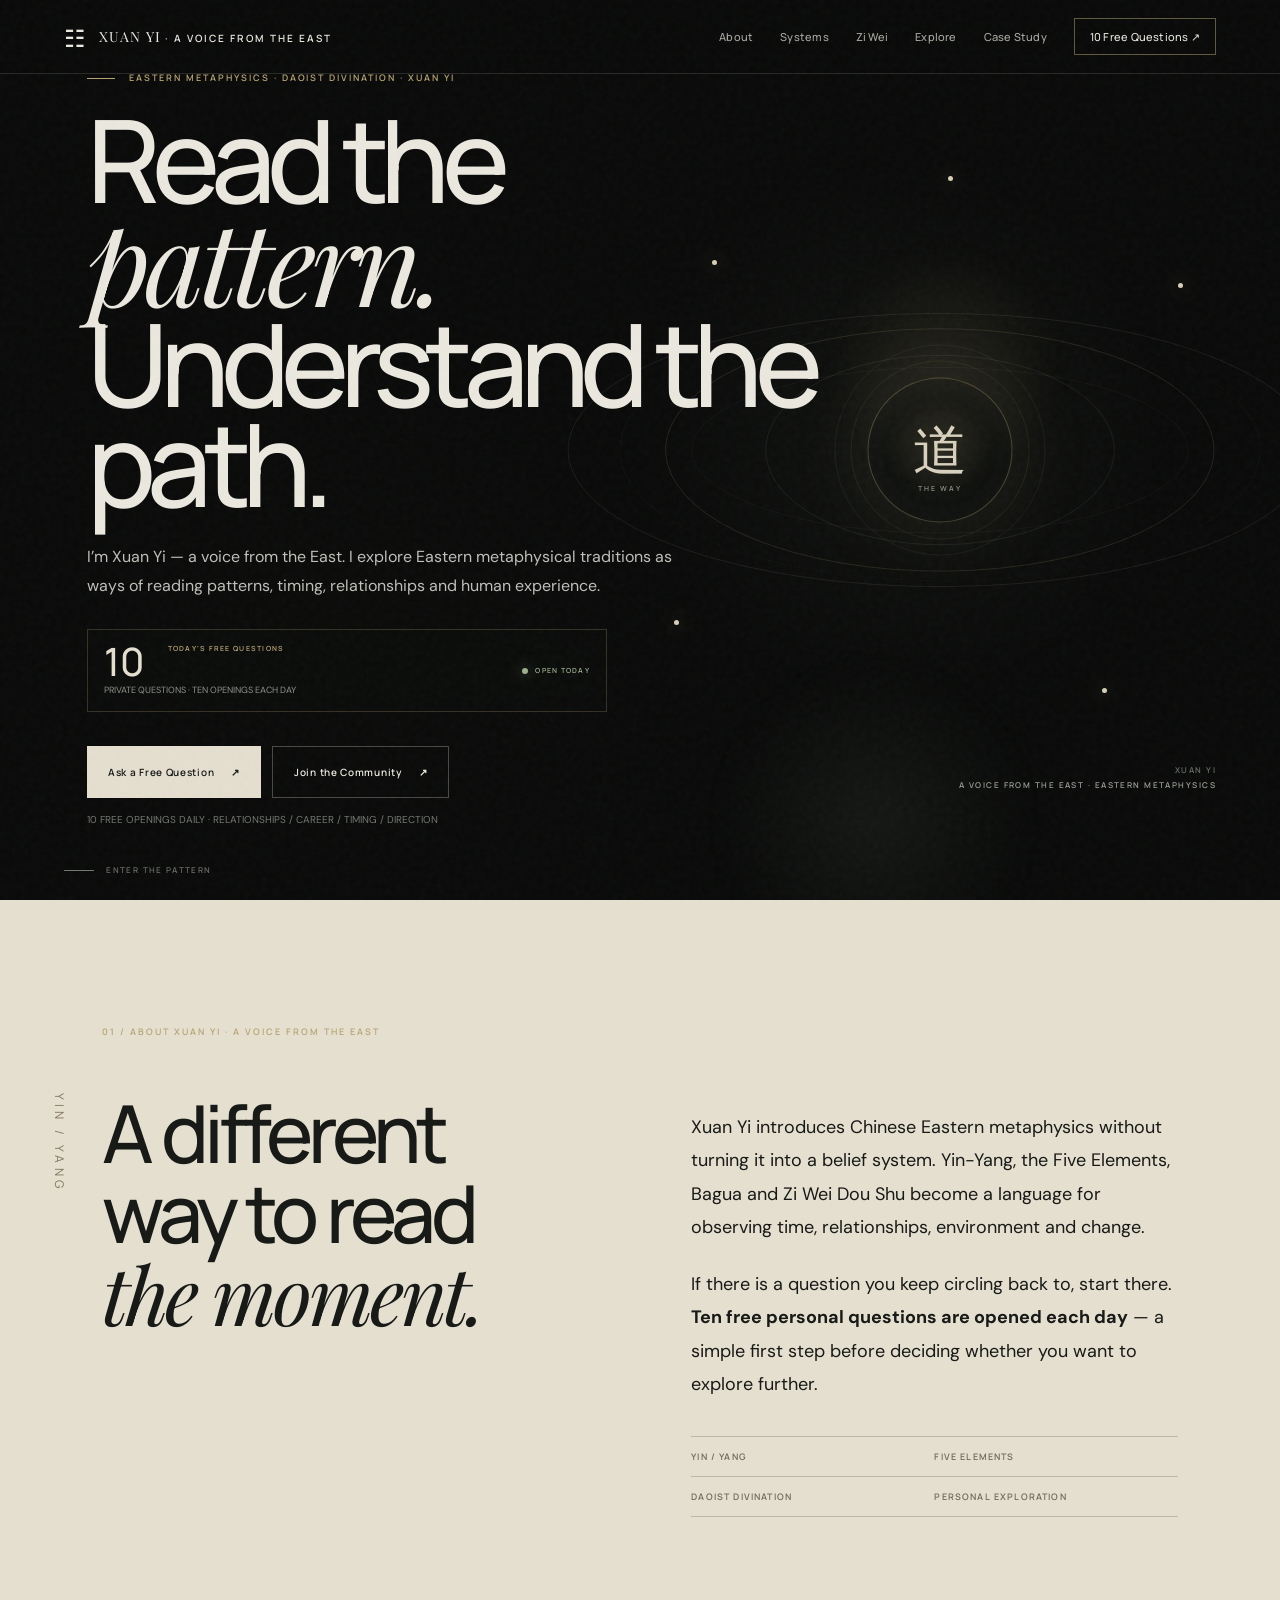
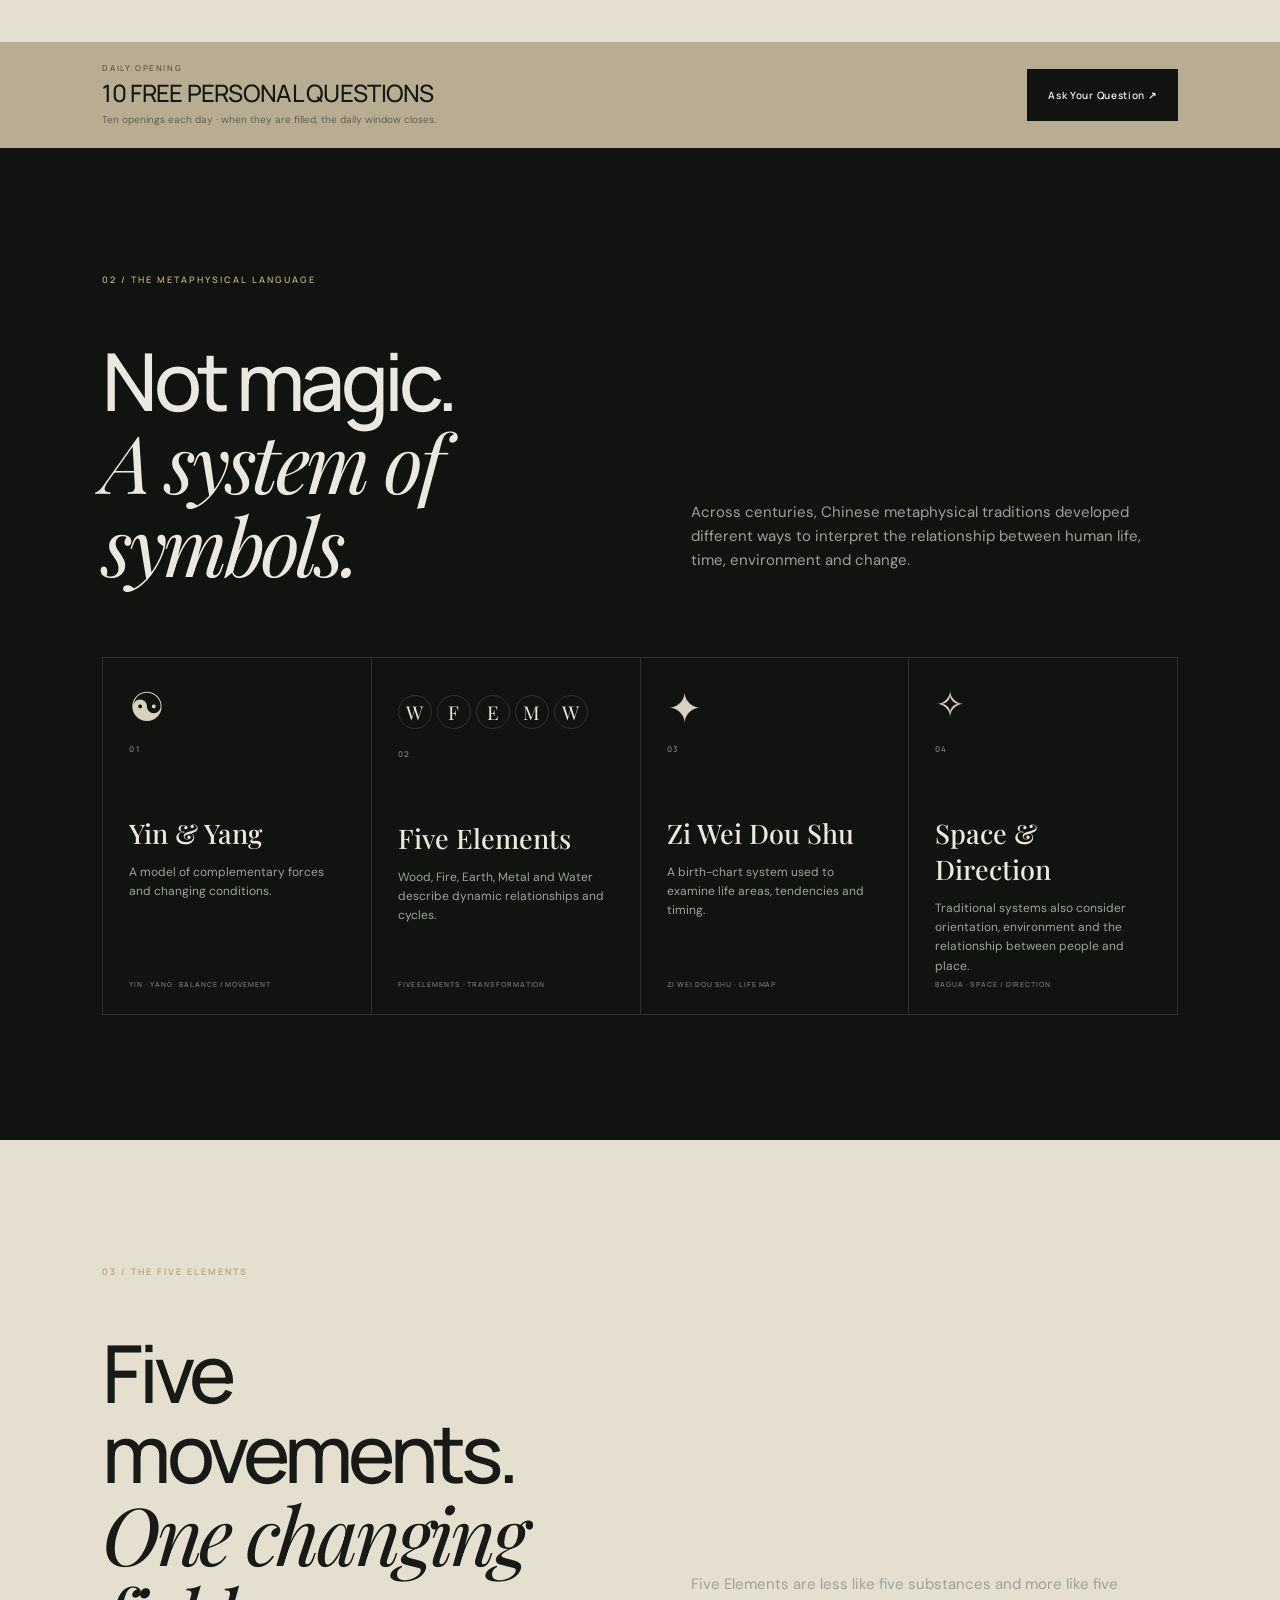
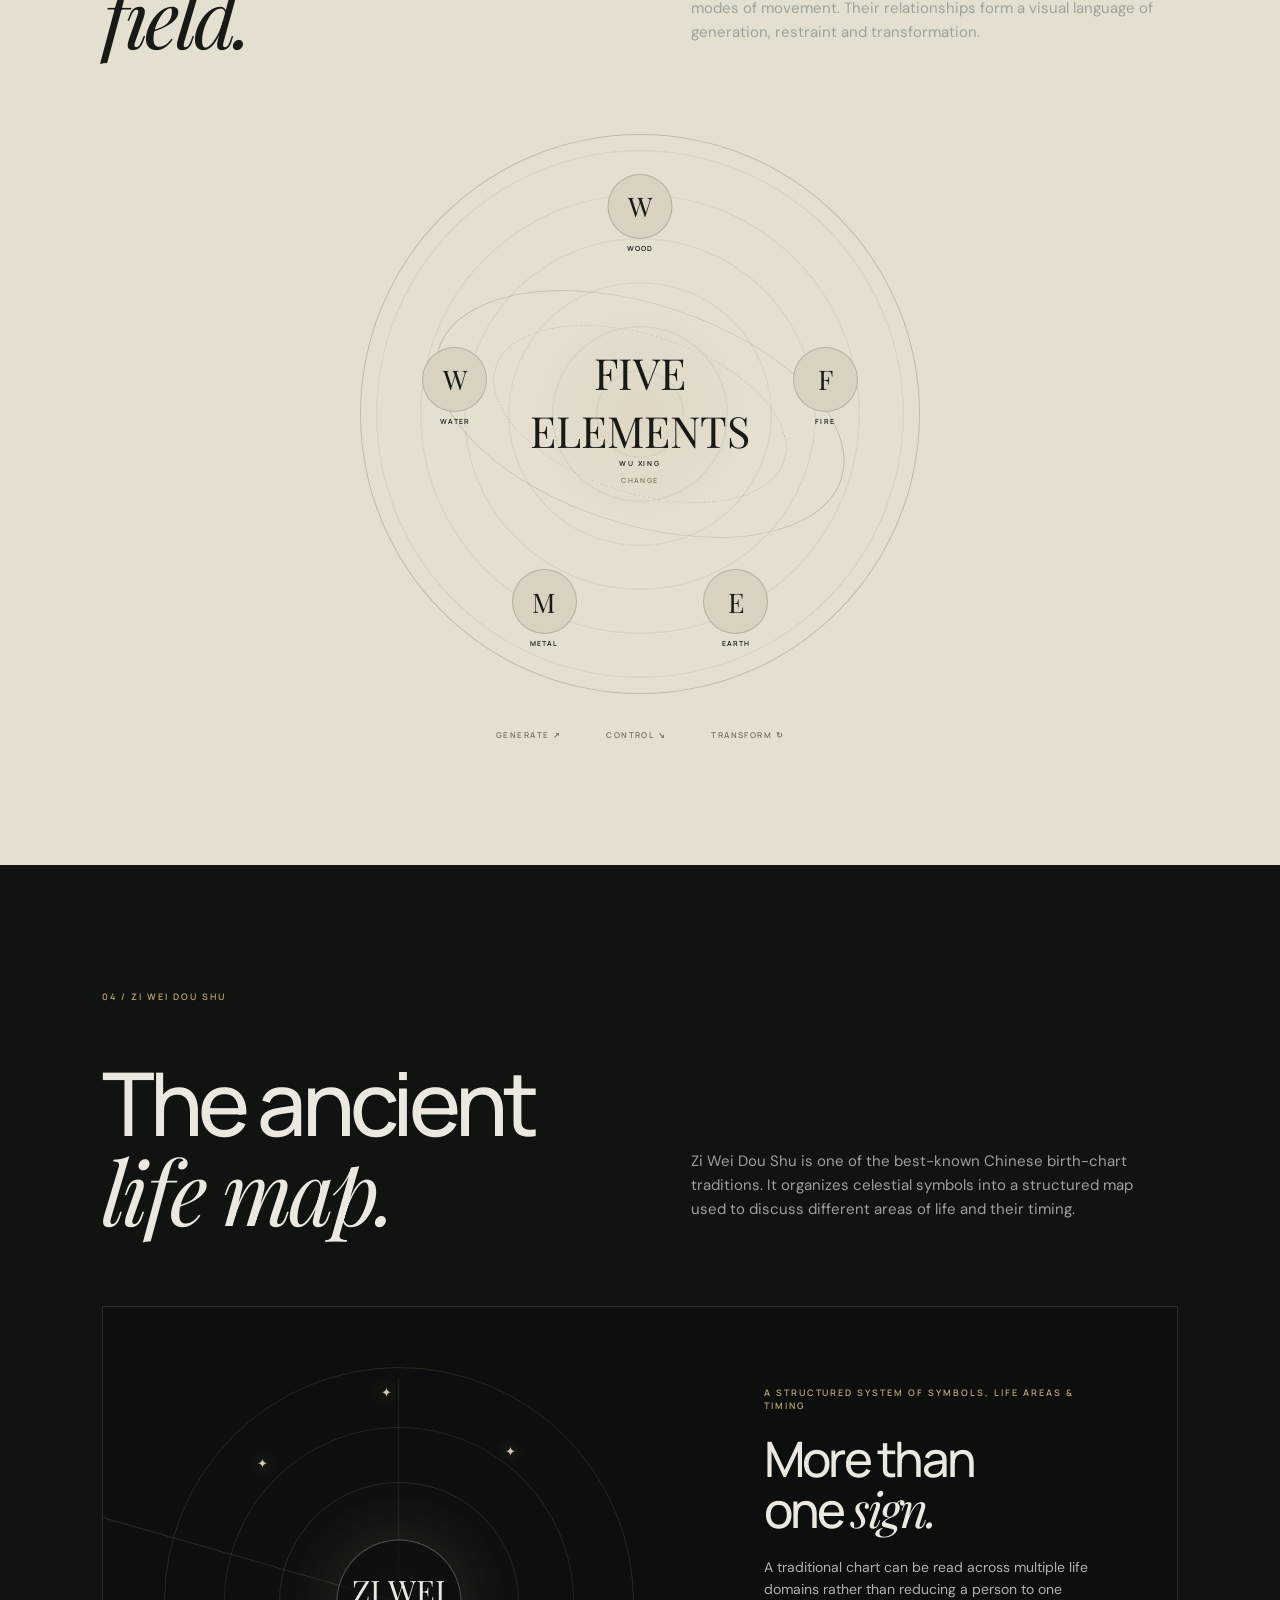
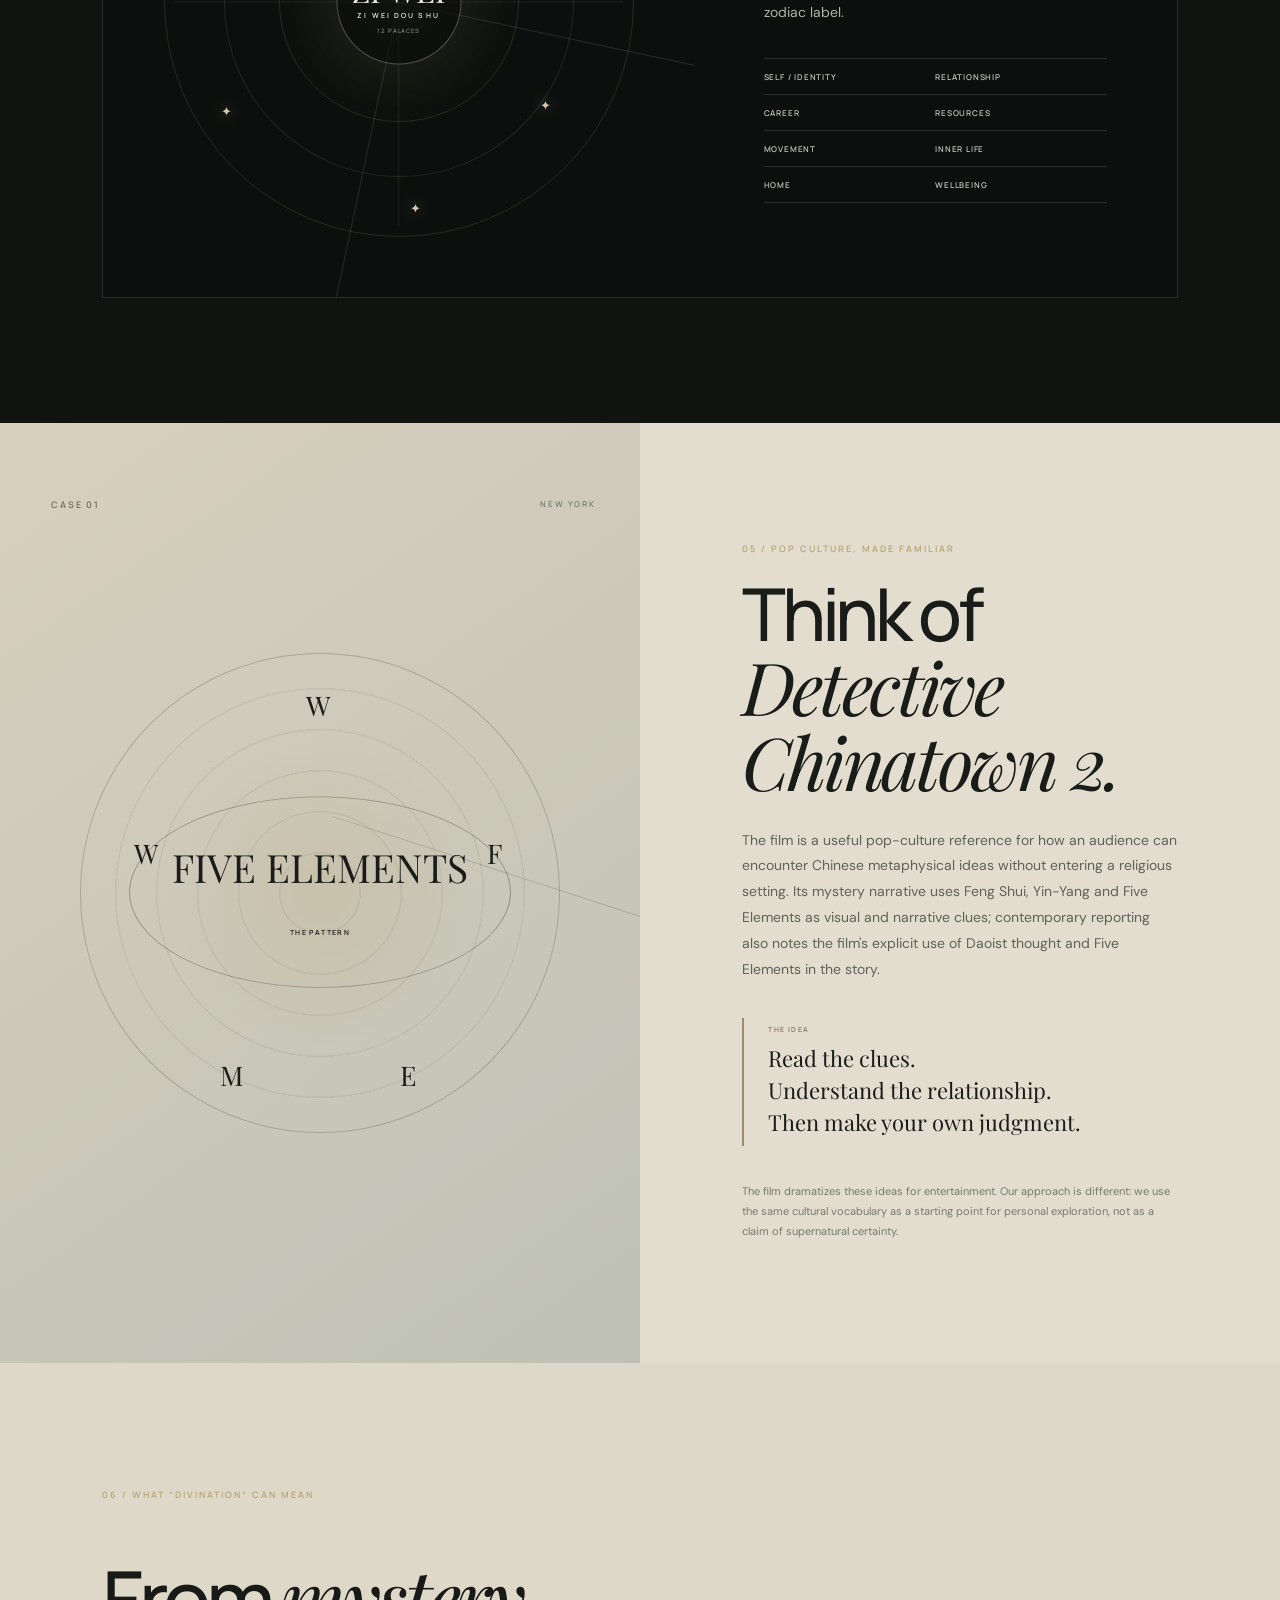
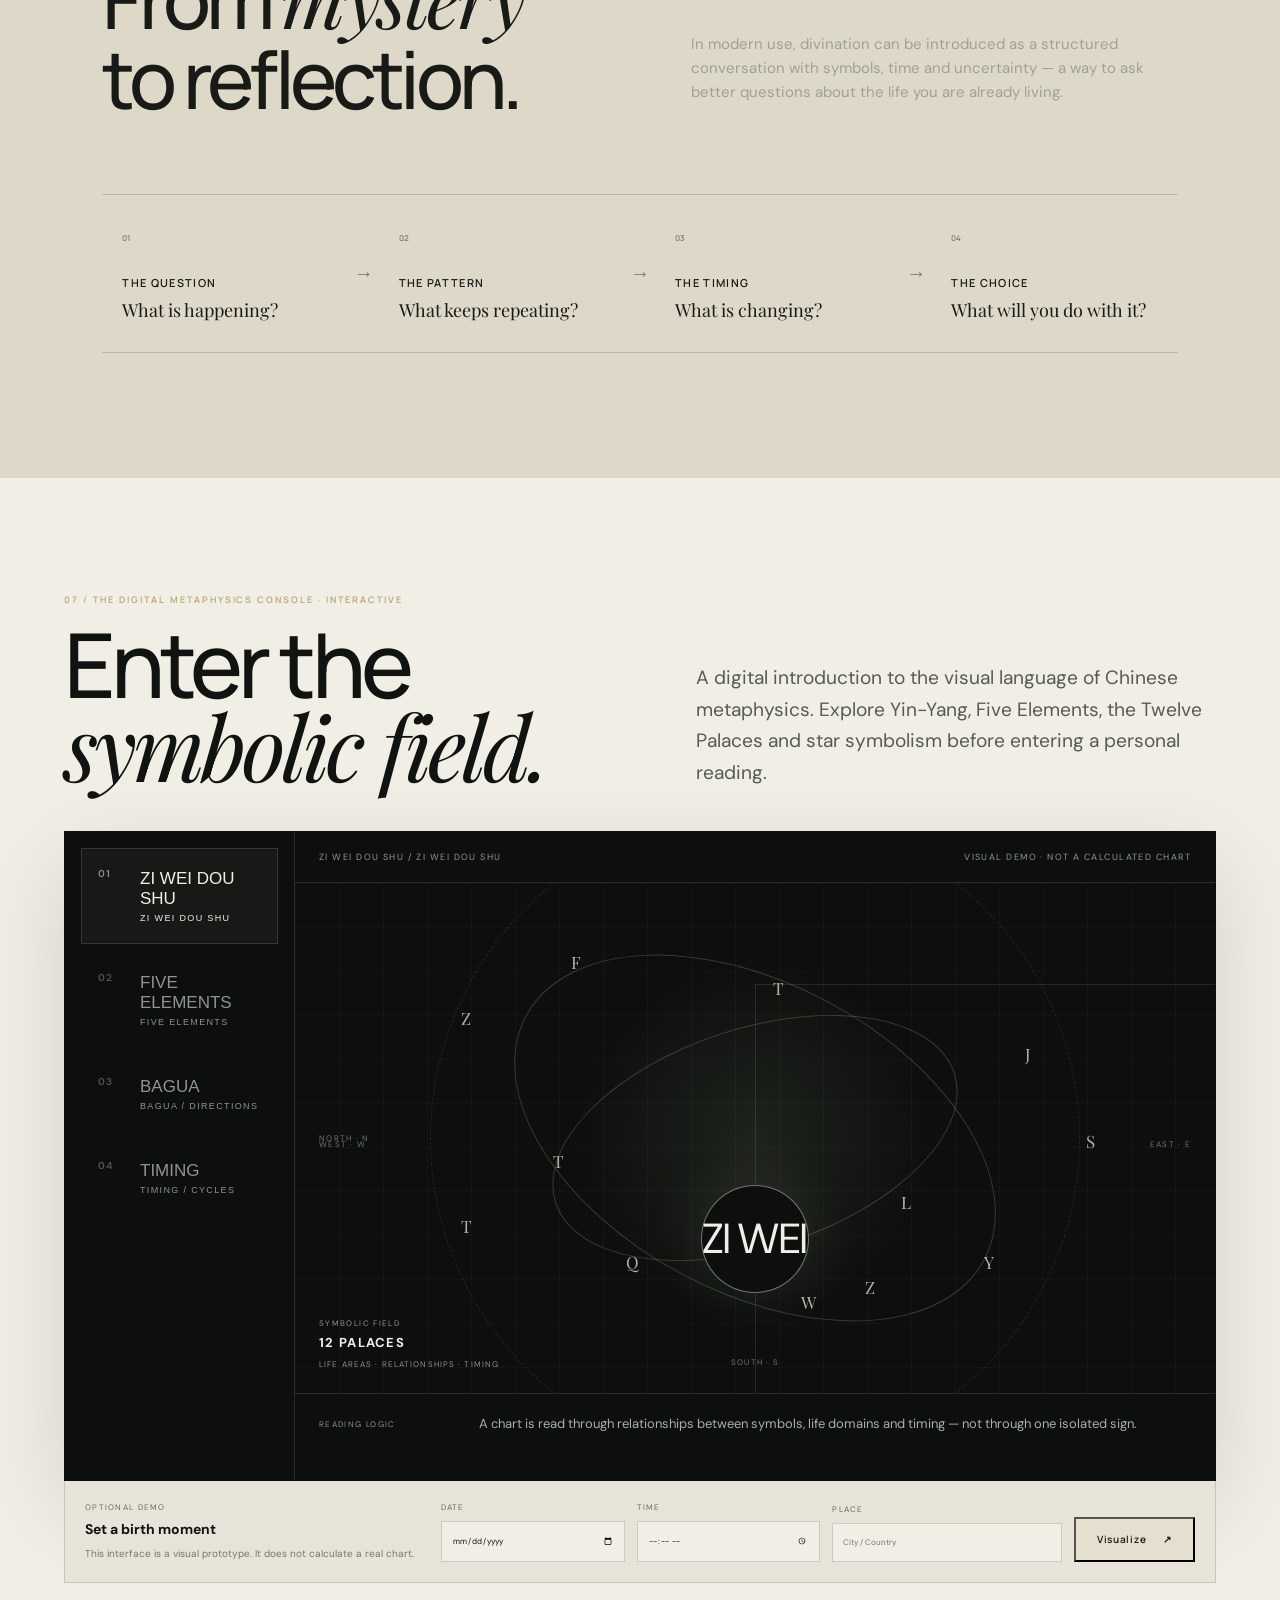
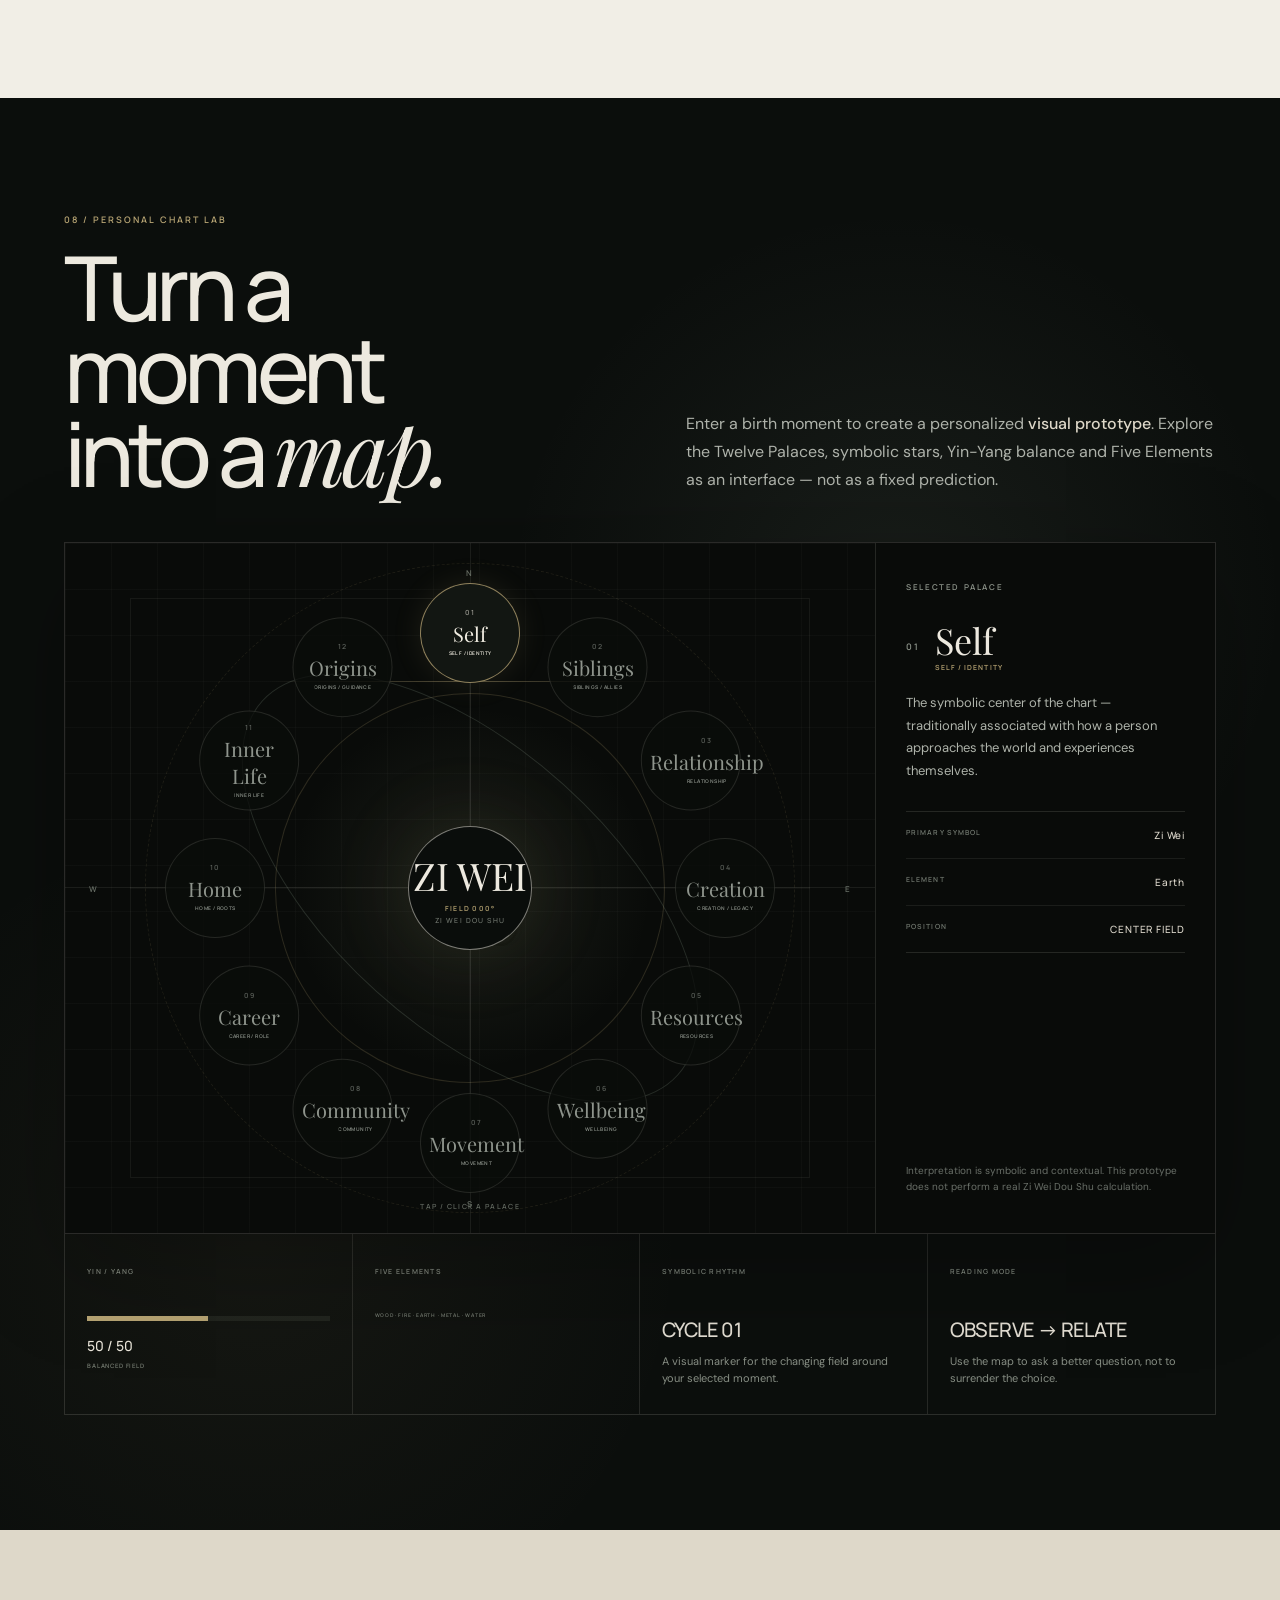
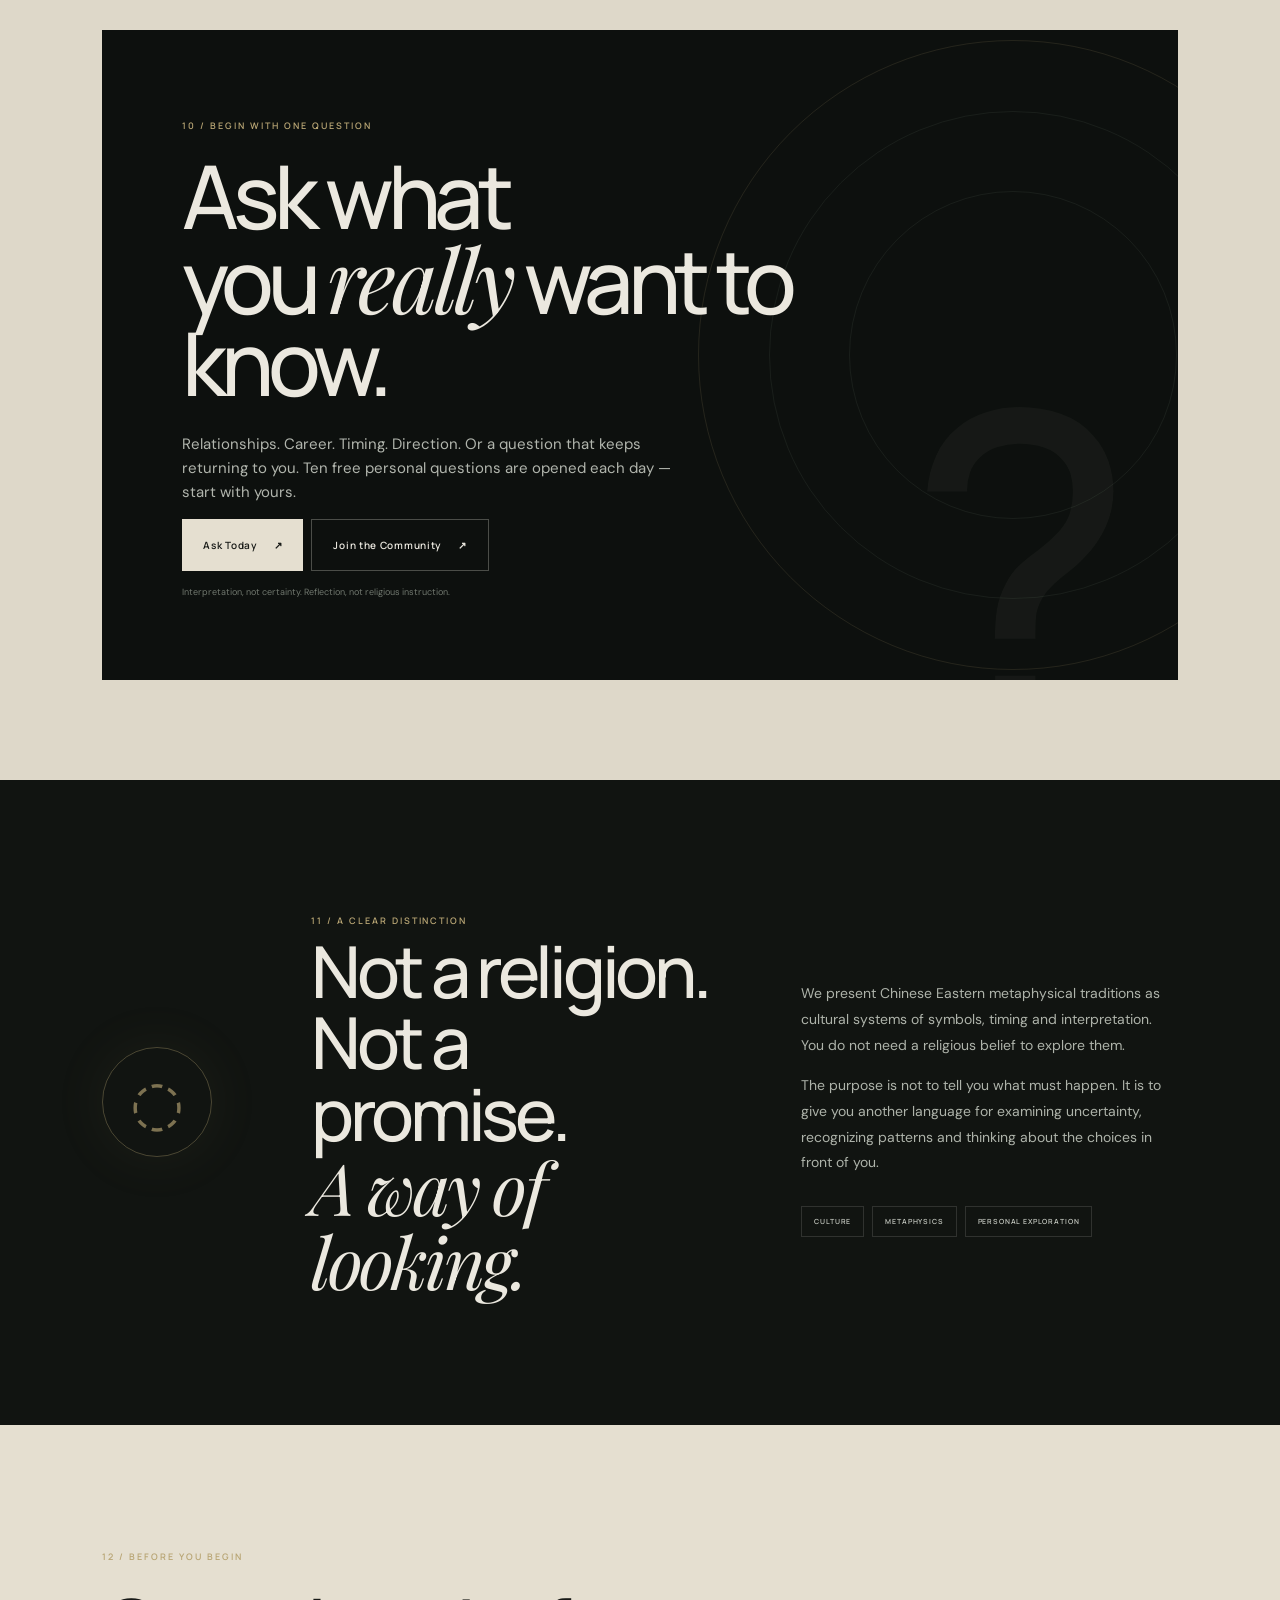
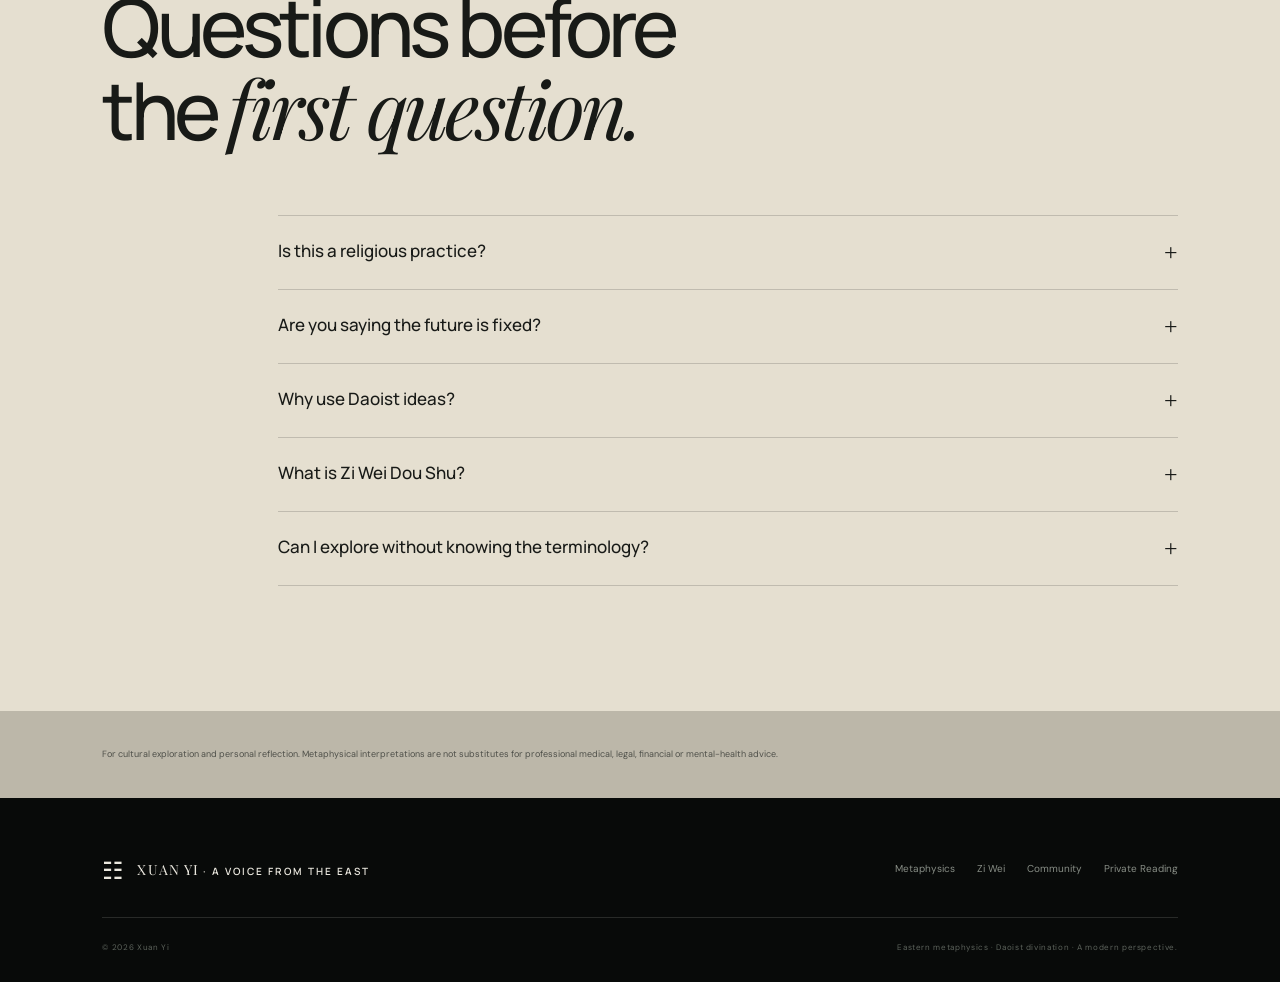
<file: ziwei-landing-vercel/ziwei-landing-vercel-2/index.html>
<!doctype html>
<html lang="en">
<head>
<meta charset="UTF-8" />
<meta name="viewport" content="width=device-width, initial-scale=1.0, viewport-fit=cover" />
<meta name="theme-color" content="#090a09" />
<!-- SEO & Search Indexing -->
<link rel="canonical" href="https://ziweidoushu-livid.vercel.app/" />

<meta name="robots" content="index, follow" />

<!-- Open Graph -->
<meta property="og:type" content="website" />
<meta property="og:site_name" content="XUAN YI" />
<meta property="og:url" content="https://ziweidoushu-livid.vercel.app/" />

<meta
  property="og:title"
  content="XUAN YI — Eastern Metaphysics & Daoist Divination"
/>

<meta
  property="og:description"
  content="Explore Eastern metaphysics, Yin-Yang, Five Elements, Bagua and Zi Wei Dou Shu through a modern Eastern lens."
/>

<meta
  property="og:image"
  content="https://ziweidoushu-livid.vercel.app/og-image.png"
/>

<meta property="og:image:width" content="1200" />
<meta property="og:image:height" content="630" />

<!-- Twitter / X -->
<meta name="twitter:card" content="summary_large_image" />

<meta
  name="twitter:title"
  content="XUAN YI — Eastern Metaphysics & Daoist Divination"
/>

<meta
  name="twitter:description"
  content="Explore Eastern metaphysics, Yin-Yang, Five Elements, Bagua and Zi Wei Dou Shu through a modern Eastern lens."
/>

<meta
  name="twitter:image"
  content="https://ziweidoushu-livid.vercel.app/og-image.png"
/>

<!-- Website Icons -->
<link rel="icon" type="image/svg+xml" href="/favicon.svg" />
<link rel="apple-touch-icon" href="/apple-touch-icon.png" />
<title>XUAN YI — Eastern Metaphysics & Daoist Divination</title>
<meta name="description" content="Xuan Yi — Eastern Metaphysics and Daoist Divination. Explore Yin-Yang, Five Elements, Bagua and Zi Wei Dou Shu through a modern Eastern lens. Ten free questions are opened each day." />
<link rel="preconnect" href="https://fonts.googleapis.com"><link rel="preconnect" href="https://fonts.gstatic.com" crossorigin>
<link href="https://fonts.googleapis.com/css2?family=DM+Sans:wght@400;500;600&family=Manrope:wght@400;500;600;700&family=Playfair+Display:ital,wght@0,400;0,500;1,400&display=swap" rel="stylesheet">
<link rel="stylesheet" href="styles.css" />
</head>
<body>
<div class="grain"></div><div class="cursor-glow"></div>
<header class="site-header">
<a class="brand" href="#top"><span class="brand-mark">☷</span><span><b>XUAN YI</b> · A VOICE FROM THE EAST</span></a>
<nav class="desktop-nav"><a href="#about">About</a><a href="#metaphysics">Systems</a><a href="#ziwei">Zi Wei</a><a href="#console">Explore</a><a href="#case">Case Study</a><a class="nav-cta" data-link="free-question" href="#">10 Free Questions ↗</a></nav>
<button class="menu-button" aria-label="Open menu" aria-expanded="false"><i></i><i></i></button>
</header>
<div class="mobile-menu" aria-hidden="true"><div class="mobile-menu-inner"><span class="menu-caption">XUAN YI · A VOICE FROM THE EAST</span><a href="#about">About</a><a href="#metaphysics">Metaphysical Systems</a><a href="#ziwei">Zi Wei Dou Shu</a><a href="#console">Interactive Console</a><a href="#case">Case Study</a><a data-link="free-question" href="#">Ask a Free Question ↗</a></div></div>
<main id="top">
<section class="hero">
<div class="hero-vignette"></div><div class="aura aura1"></div><div class="aura aura2"></div>
<div class="hero-diagram" aria-hidden="true"><div class="dao-field"><span class="dao-orbit dao-orbit-1"></span><span class="dao-orbit dao-orbit-2"></span><span class="dao-orbit dao-orbit-3"></span><span class="dao-orbit dao-orbit-4"></span><span class="dao-ticks"></span><i class="dao-star ds1"></i><i class="dao-star ds2"></i><i class="dao-star ds3"></i><i class="dao-star ds4"></i><i class="dao-star ds5"></i><div class="dao-core"><span>道</span><small>THE WAY</small></div></div></div>
<div class="hero-content">
<p class="eyebrow"><span></span> EASTERN METAPHYSICS · DAOIST DIVINATION · XUAN YI</p>
<h1>Read the<br><em>pattern.</em><br>Understand the path.</h1>
<p class="hero-copy">I’m Xuan Yi — a voice from the East. I explore Eastern metaphysical traditions as ways of reading patterns, timing, relationships and human experience.</p>
<div class="free-spots"><div><span>TODAY'S FREE QUESTIONS</span><strong>10</strong><small>PRIVATE QUESTIONS · TEN OPENINGS EACH DAY</small></div><div class="spots-pulse"><i></i><span>OPEN TODAY</span></div></div>
<div class="hero-actions"><a class="button button-primary" data-link="free-question" href="#">Ask a Free Question <span>↗</span></a><a class="button button-ghost" data-link="telegram" href="#">Join the Community <span>↗</span></a></div>
<p class="micro-note">10 FREE OPENINGS DAILY · RELATIONSHIPS / CAREER / TIMING / DIRECTION</p>
</div>
<div class="hero-index">XUAN YI<br><span>A VOICE FROM THE EAST · EASTERN METAPHYSICS</span></div>
<div class="scroll-cue"><span></span> ENTER THE PATTERN</div>
</section>

<section id="about" class="intro section-light">
<div class="section-label">01 / ABOUT XUAN YI · A VOICE FROM THE EAST</div>
<div class="intro-grid"><div><p class="vertical-word">YIN / YANG</p><h2>A different<br>way to read<br><em>the moment.</em></h2></div><div class="body-large"><p>Xuan Yi introduces Chinese Eastern metaphysics without turning it into a belief system. Yin-Yang, the Five Elements, Bagua and Zi Wei Dou Shu become a language for observing time, relationships, environment and change.</p><p>If there is a question you keep circling back to, start there. <strong>Ten free personal questions are opened each day</strong> — a simple first step before deciding whether you want to explore further.</p><div class="yin-tags"><span>YIN / YANG</span><span>FIVE ELEMENTS</span><span>DAOIST DIVINATION</span><span>PERSONAL EXPLORATION</span></div></div></div>
</section>

<section class="conversion-strip"><div><span>DAILY OPENING</span><strong>10 FREE PERSONAL QUESTIONS</strong><small>Ten openings each day · when they are filled, the daily window closes.</small></div><a class="button button-primary" data-link="free-question" href="#">Ask Your Question ↗</a></section>

<section id="metaphysics" class="metaphysics section-dark">
<div class="section-label">02 / THE METAPHYSICAL LANGUAGE</div>
<div class="meta-head"><div><h2>Not magic.<br><em>A system of symbols.</em></h2></div><p>Across centuries, Chinese metaphysical traditions developed different ways to interpret the relationship between human life, time, environment and change.</p></div>
<div class="systems-grid">
<article class="system-card featured"><div class="system-symbol taiji-mini">☯</div><span>01</span><h3>Yin & Yang</h3><p>A model of complementary forces and changing conditions.</p><small>YIN · YANG · BALANCE / MOVEMENT</small></article>
<article class="system-card"><div class="five-mini"><i>W</i><i>F</i><i>E</i><i>M</i><i>W</i></div><span>02</span><h3>Five Elements</h3><p>Wood, Fire, Earth, Metal and Water describe dynamic relationships and cycles.</p><small>FIVE ELEMENTS · TRANSFORMATION</small></article>
<article class="system-card"><div class="star-mini">✦</div><span>03</span><h3>Zi Wei Dou Shu</h3><p>A birth-chart system used to examine life areas, tendencies and timing.</p><small>ZI WEI DOU SHU · LIFE MAP</small></article>
<article class="system-card"><div class="compass-mini">✧</div><span>04</span><h3>Space & Direction</h3><p>Traditional systems also consider orientation, environment and the relationship between people and place.</p><small>BAGUA · SPACE / DIRECTION</small></article>
</div>
</section>

<section class="five-elements section-light">
<div class="section-label">03 / THE FIVE ELEMENTS</div>
<div class="five-head"><h2>Five movements.<br><em>One changing field.</em></h2><p>Five Elements are less like five substances and more like five modes of movement. Their relationships form a visual language of generation, restraint and transformation.</p></div>
<div class="element-wheel"><div class="wheel-lines"></div><div class="wheel-center"><strong>FIVE ELEMENTS</strong><small>WU XING</small><span>CHANGE</span></div><div class="el el-wood"><b>W</b><span>WOOD</span></div><div class="el el-fire"><b>F</b><span>FIRE</span></div><div class="el el-earth"><b>E</b><span>EARTH</span></div><div class="el el-metal"><b>M</b><span>METAL</span></div><div class="el el-water"><b>W</b><span>WATER</span></div></div>
<div class="element-note"><span>GENERATE ↗</span><span>CONTROL ↘</span><span>TRANSFORM ↻</span></div>
</section>

<section id="ziwei" class="ziwei section-dark">
<div class="section-label">04 / ZI WEI DOU SHU</div>
<div class="ziwei-head"><h2>The ancient<br><em>life map.</em></h2><p>Zi Wei Dou Shu is one of the best-known Chinese birth-chart traditions. It organizes celestial symbols into a structured map used to discuss different areas of life and their timing.</p></div>
<div class="chart-stage"><div class="chart"><div class="chart-grid"></div><div class="chart-orbit co1"></div><div class="chart-orbit co2"></div><div class="chart-orbit co3"></div><div class="axis ax1"></div><div class="axis ax2"></div><div class="axis ax3"></div><div class="chart-core"><b>ZI WEI</b><small>ZI WEI DOU SHU</small><em>12 PALACES</em></div><span class="cstar s1">✦</span><span class="cstar s2">✦</span><span class="cstar s3">✦</span><span class="cstar s4">✦</span><span class="cstar s5">✦</span><span class="cstar s6">✦</span></div><div class="chart-copy"><p class="kicker">A STRUCTURED SYSTEM OF SYMBOLS, LIFE AREAS & TIMING</p><h3>More than<br>one <em>sign.</em></h3><p>A traditional chart can be read across multiple life domains rather than reducing a person to one zodiac label.</p><div class="palaces"><span>SELF / IDENTITY</span><span>RELATIONSHIP</span><span>CAREER</span><span>RESOURCES</span><span>MOVEMENT</span><span>INNER LIFE</span><span>HOME</span><span>WELLBEING</span></div></div></div>
</section>

<section id="case" class="case-study">
<div class="case-art"><div class="case-label">CASE 01</div><div class="case-city">NEW YORK</div><div class="case-wheel"><span class="cw cw1">W</span><span class="cw cw2">F</span><span class="cw cw3">E</span><span class="cw cw4">M</span><span class="cw cw5">W</span><div>FIVE ELEMENTS<br><small>THE PATTERN</small></div></div><div class="case-cross"></div></div>
<div class="case-copy"><p class="section-label">05 / POP CULTURE, MADE FAMILIAR</p><h2>Think of<br><em>Detective Chinatown 2.</em></h2><p>The film is a useful pop-culture reference for how an audience can encounter Chinese metaphysical ideas without entering a religious setting. Its mystery narrative uses Feng Shui, Yin-Yang and Five Elements as visual and narrative clues; contemporary reporting also notes the film's explicit use of Daoist thought and Five Elements in the story.</p><div class="case-quote"><span>THE IDEA</span><strong>Read the clues.<br>Understand the relationship.<br>Then make your own judgment.</strong></div><p class="case-foot">The film dramatizes these ideas for entertainment. Our approach is different: we use the same cultural vocabulary as a starting point for personal exploration, not as a claim of supernatural certainty.</p></div>
</section>

<section class="divination section-light">
<div class="section-label">06 / WHAT “DIVINATION” CAN MEAN</div>
<div class="divination-head"><h2>From <em>mystery</em><br>to reflection.</h2><p>In modern use, divination can be introduced as a structured conversation with symbols, time and uncertainty — a way to ask better questions about the life you are already living.</p></div>
<div class="sequence"><article><span>01</span><b>THE QUESTION</b><p>What is happening?</p></article><i>→</i><article><span>02</span><b>THE PATTERN</b><p>What keeps repeating?</p></article><i>→</i><article><span>03</span><b>THE TIMING</b><p>What is changing?</p></article><i>→</i><article><span>04</span><b>THE CHOICE</b><p>What will you do with it?</p></article></div>
</section>

<section id="console" class="console-section section-light">
<div class="section-label">07 / THE DIGITAL METAPHYSICS CONSOLE · INTERACTIVE</div>
<div class="console-head"><div><h2>Enter the<br><em>symbolic field.</em></h2></div><p>A digital introduction to the visual language of Chinese metaphysics. Explore Yin-Yang, Five Elements, the Twelve Palaces and star symbolism before entering a personal reading.</p></div>
<div class="console-shell">
  <aside class="console-tabs" aria-label="Metaphysical systems">
    <button class="console-tab active" data-system="ziwei"><span>01</span><b>ZI WEI DOU SHU</b><small>ZI WEI DOU SHU</small></button>
    <button class="console-tab" data-system="wuxing"><span>02</span><b>FIVE ELEMENTS</b><small>FIVE ELEMENTS</small></button>
    <button class="console-tab" data-system="bagua"><span>03</span><b>BAGUA</b><small>BAGUA / DIRECTIONS</small></button>
    <button class="console-tab" data-system="timing"><span>04</span><b>TIMING</b><small>TIMING / CYCLES</small></button>
  </aside>
  <div class="console-main">
    <div class="console-topline"><span id="consoleSystem">ZI WEI DOU SHU / ZI WEI DOU SHU</span><span>VISUAL DEMO · NOT A CALCULATED CHART</span></div>
    <div class="console-display">
      <div class="console-orbit orbit-a"></div><div class="console-orbit orbit-b"></div><div class="console-orbit orbit-c"></div>
      <div class="console-crosshair"></div><div class="console-sigil">ZI WEI</div>
      <div class="console-stars"><i>Z</i><i>F</i><i>T</i><i>J</i><i>S</i><i>Y</i><i>W</i><i>Q</i><i>T</i><i>T</i><i>L</i><i>Z</i></div>
      <div class="console-directions"><span>NORTH · N</span><span>EAST · E</span><span>SOUTH · S</span><span>WEST · W</span></div>
      <div class="console-center-note"><small>SYMBOLIC FIELD</small><strong id="consoleTitle">12 PALACES</strong><em id="consoleSubtitle">LIFE AREAS · RELATIONSHIPS · TIMING</em></div>
    </div>
    <div class="console-insight"><span>READING LOGIC</span><p id="consoleText">A chart is read through relationships between symbols, life domains and timing — not through one isolated sign.</p></div>
  </div>
</div>
<div class="console-input">
  <div><span>OPTIONAL DEMO</span><strong>Set a birth moment</strong><small>This interface is a visual prototype. It does not calculate a real chart.</small></div>
  <label>Date<input type="date" id="birthDate"></label>
  <label>Time<input type="time" id="birthTime"></label>
  <label>Place<input type="text" id="birthPlace" placeholder="City / Country"></label>
  <button class="button button-primary" id="visualizeBtn" type="button">Visualize <span>↗</span></button>
</div>
</section>


<section class="chart-lab" id="chartLab">
  <div class="section-label">08 / PERSONAL CHART LAB</div>
  <div class="lab-head">
    <div><h2>Turn a moment<br>into a <em>map.</em></h2></div>
    <p>Enter a birth moment to create a personalized <strong>visual prototype</strong>. Explore the Twelve Palaces, symbolic stars, Yin-Yang balance and Five Elements as an interface — not as a fixed prediction.</p>
  </div>
  <div class="lab-workspace">
    <div class="lab-stage" id="labStage">
      <div class="lab-scan"></div><div class="lab-grid"></div>
      <div class="lab-axis axis-x"></div><div class="lab-axis axis-y"></div>
      <div class="lab-orbit lo1"></div><div class="lab-orbit lo2"></div><div class="lab-orbit lo3"></div>
      <div class="lab-core"><span>ZI WEI</span><small id="fieldCode">FIELD 000°</small><i>ZI WEI DOU SHU</i></div>
      <div class="star-track" id="starTrack"></div>
      <div class="palace-ring" id="palaceRing"></div>
      <div class="lab-compass"><span>N</span><span>E</span><span>S</span><span>W</span></div>
      <div class="lab-hint">TAP / CLICK A PALACE</div>
    </div>
    <aside class="lab-panel">
      <div class="panel-kicker">SELECTED PALACE</div>
      <div class="selected-palace"><span id="palaceIndex">01</span><div><strong id="palaceName">Self</strong><small id="palaceEnglish">SELF / IDENTITY</small></div></div>
      <p id="palaceDescription">The symbolic center of the chart — traditionally associated with how a person approaches the world and experiences themselves.</p>
      <div class="star-list"><div><span>PRIMARY SYMBOL</span><b id="primaryStar">Zi Wei</b></div><div><span>ELEMENT</span><b id="palaceElement">Earth</b></div><div><span>POSITION</span><b id="palacePosition">CENTER FIELD</b></div></div>
      <div class="lab-note">Interpretation is symbolic and contextual. This prototype does not perform a real Zi Wei Dou Shu calculation.</div>
    </aside>
  </div>
  <div class="metrics-grid">
    <article class="metric-card yin-metric"><span>YIN / YANG</span><div class="meter"><i id="yinMeter"></i></div><div><b id="yinValue">50 / 50</b><small id="yinCaption">BALANCED FIELD</small></div></article>
    <article class="metric-card"><span>FIVE ELEMENTS</span><div class="element-bars" id="elementBars"></div><div class="metric-foot"><small>WOOD · FIRE · EARTH · METAL · WATER</small></div></article>
    <article class="metric-card"><span>SYMBOLIC RHYTHM</span><strong id="cycleValue">CYCLE 01</strong><p id="cycleText">A visual marker for the changing field around your selected moment.</p></article>
    <article class="metric-card"><span>READING MODE</span><strong>OBSERVE → RELATE</strong><p>Use the map to ask a better question, not to surrender the choice.</p></article>
  </div>
</section>

<section class="question-section"><div class="question-card"><div class="q-orbit"></div><div class="q-copy"><p class="section-label">10 / BEGIN WITH ONE QUESTION</p><h2>Ask what<br>you <em>really</em> want to know.</h2><p>Relationships. Career. Timing. Direction. Or a question that keeps returning to you. Ten free personal questions are opened each day — start with yours.</p><a class="button button-primary" data-link="free-question" href="#">Ask Today <span>↗</span></a><a class="button button-ghost" data-link="telegram" href="#">Join the Community <span>↗</span></a><small>Interpretation, not certainty. Reflection, not religious instruction.</small></div><div class="q-number">?</div></div></section>

<section class="not-religion section-dark"><div class="seal">◌</div><div><p class="section-label">11 / A CLEAR DISTINCTION</p><h2>Not a religion.<br>Not a promise.<br><em>A way of looking.</em></h2></div><div class="distinction"><p>We present Chinese Eastern metaphysical traditions as cultural systems of symbols, timing and interpretation. You do not need a religious belief to explore them.</p><p>The purpose is not to tell you what must happen. It is to give you another language for examining uncertainty, recognizing patterns and thinking about the choices in front of you.</p><div class="three-pillars"><span>CULTURE</span><span>METAPHYSICS</span><span>PERSONAL EXPLORATION</span></div></div></section>

<section class="faq section-light"><div class="section-label">12 / BEFORE YOU BEGIN</div><h2>Questions before<br>the <em>first question.</em></h2><div class="faq-list"><details><summary>Is this a religious practice?<span>+</span></summary><p>No. The website presents Chinese philosophical and metaphysical traditions as cultural systems for interpretation and reflection. It does not require religious belief or religious participation.</p></details><details><summary>Are you saying the future is fixed?<span>+</span></summary><p>No. A chart or divination tradition is an interpretive framework. We do not present outcomes as guaranteed or unavoidable.</p></details><details><summary>Why use Daoist ideas?<span>+</span></summary><p>Daoist thought provides an important historical vocabulary for ideas such as Yin-Yang, change, balance and the relationship between human life and the wider world.</p></details><details><summary>What is Zi Wei Dou Shu?<span>+</span></summary><p>Zi Wei Dou Shu is a traditional Chinese birth-chart system that organizes symbolic stars and life domains into a structured chart used for interpretation and timing.</p></details><details><summary>Can I explore without knowing the terminology?<span>+</span></summary><p>Yes. Begin with a personal question. The terminology is there to describe the framework, not to create a barrier.</p></details></div></section>
<section class="disclaimer"><p>For cultural exploration and personal reflection. Metaphysical interpretations are not substitutes for professional medical, legal, financial or mental-health advice.</p></section>
</main>
<footer class="footer"><div class="footer-top"><a class="brand" href="#top"><span class="brand-mark">☷</span><span><b>XUAN YI</b> · A VOICE FROM THE EAST</span></a><div class="footer-links"><a href="#metaphysics">Metaphysics</a><a href="#ziwei">Zi Wei</a><a data-link="telegram" href="#">Community</a><a data-link="free-question" href="#">Private Reading</a></div></div><div class="footer-bottom"><span>© <span id="year"></span> Xuan Yi</span><span>Eastern metaphysics · Daoist divination · A modern perspective.</span></div></footer>
<script src="script.js"></script>
</body></html>
</file>
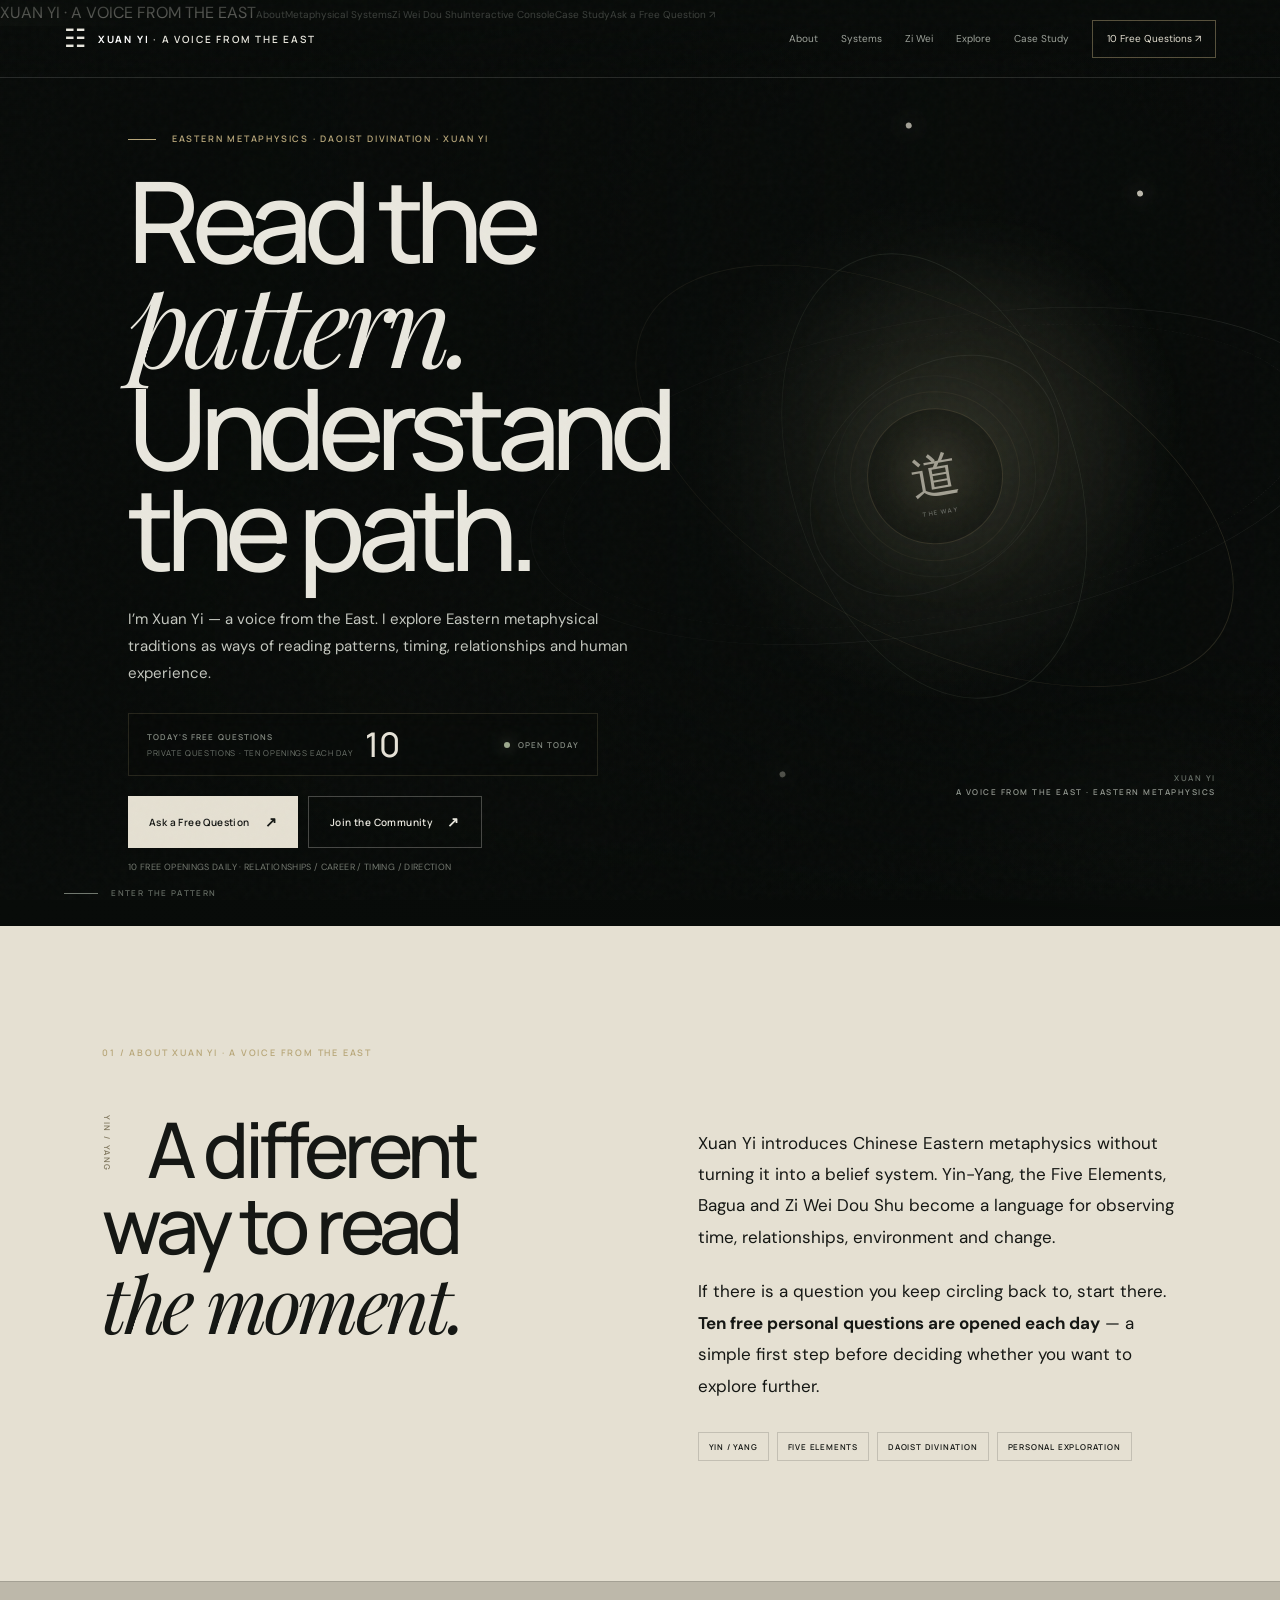
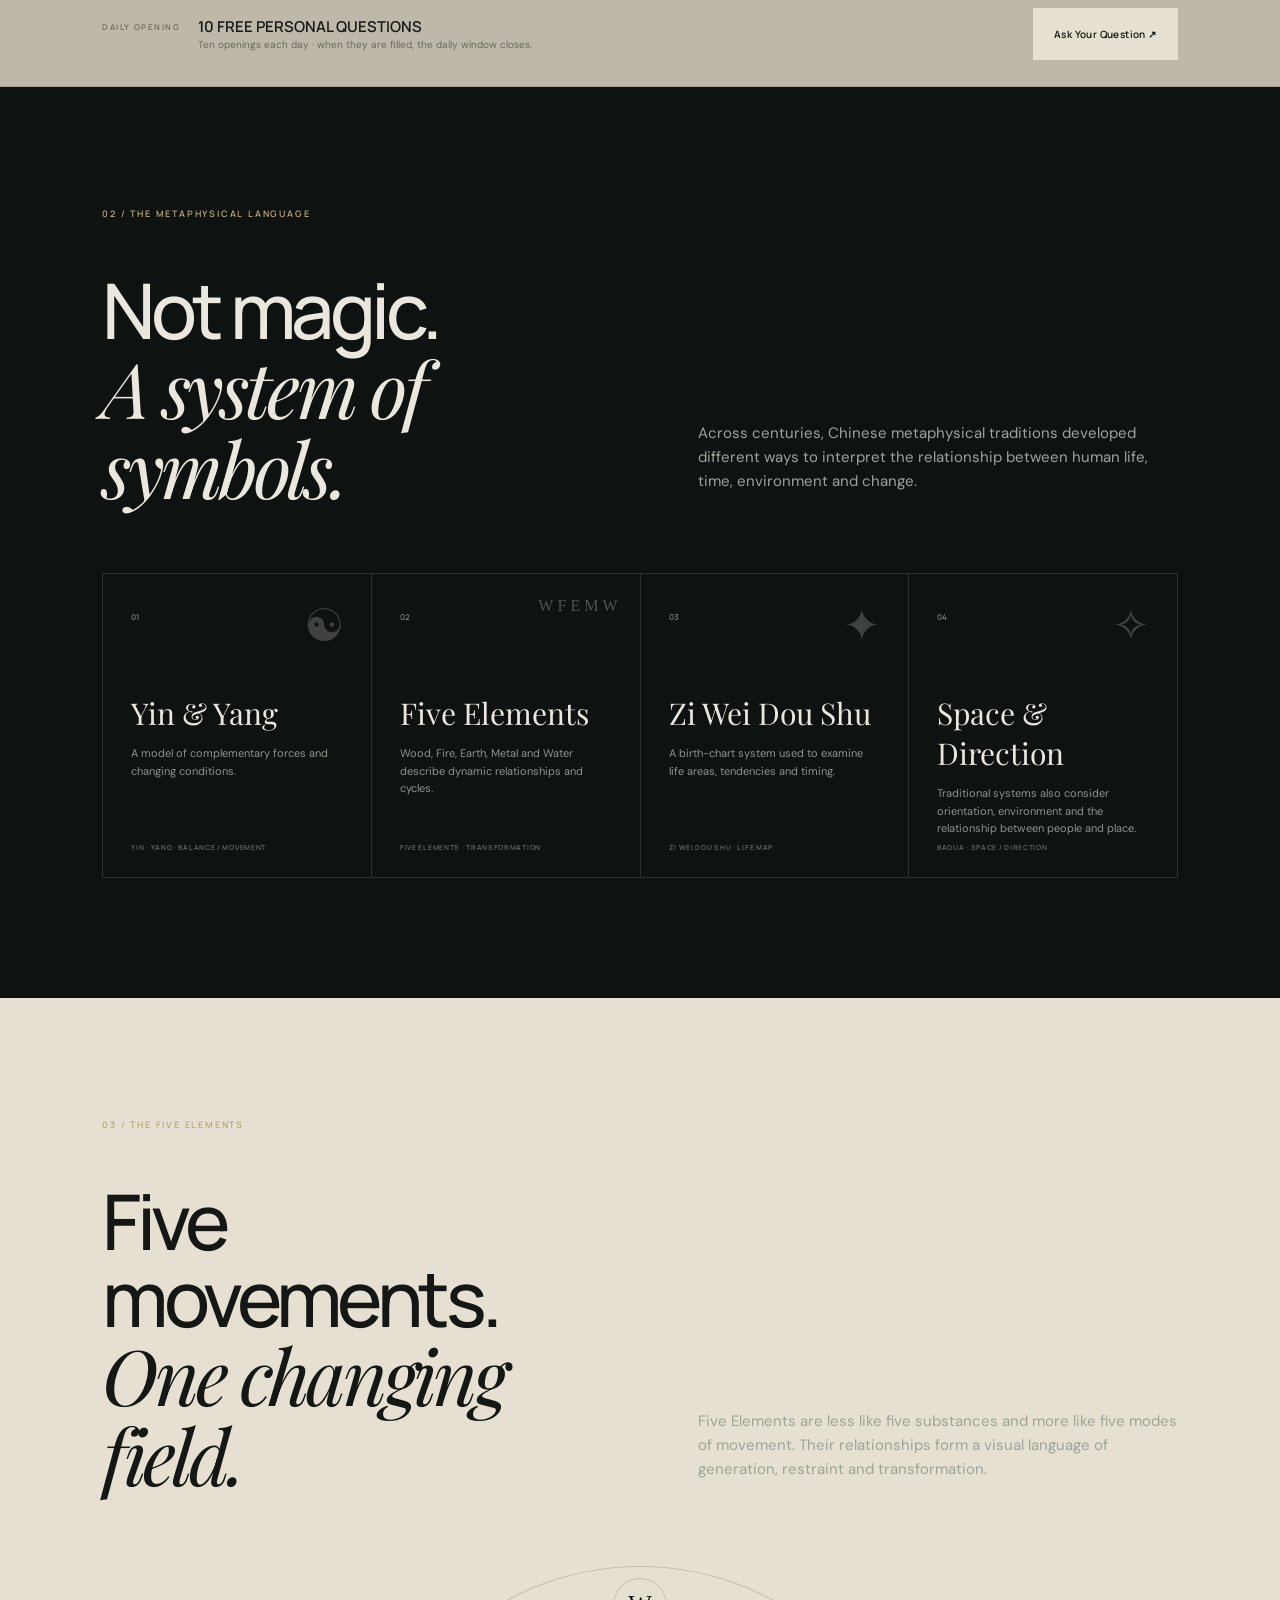
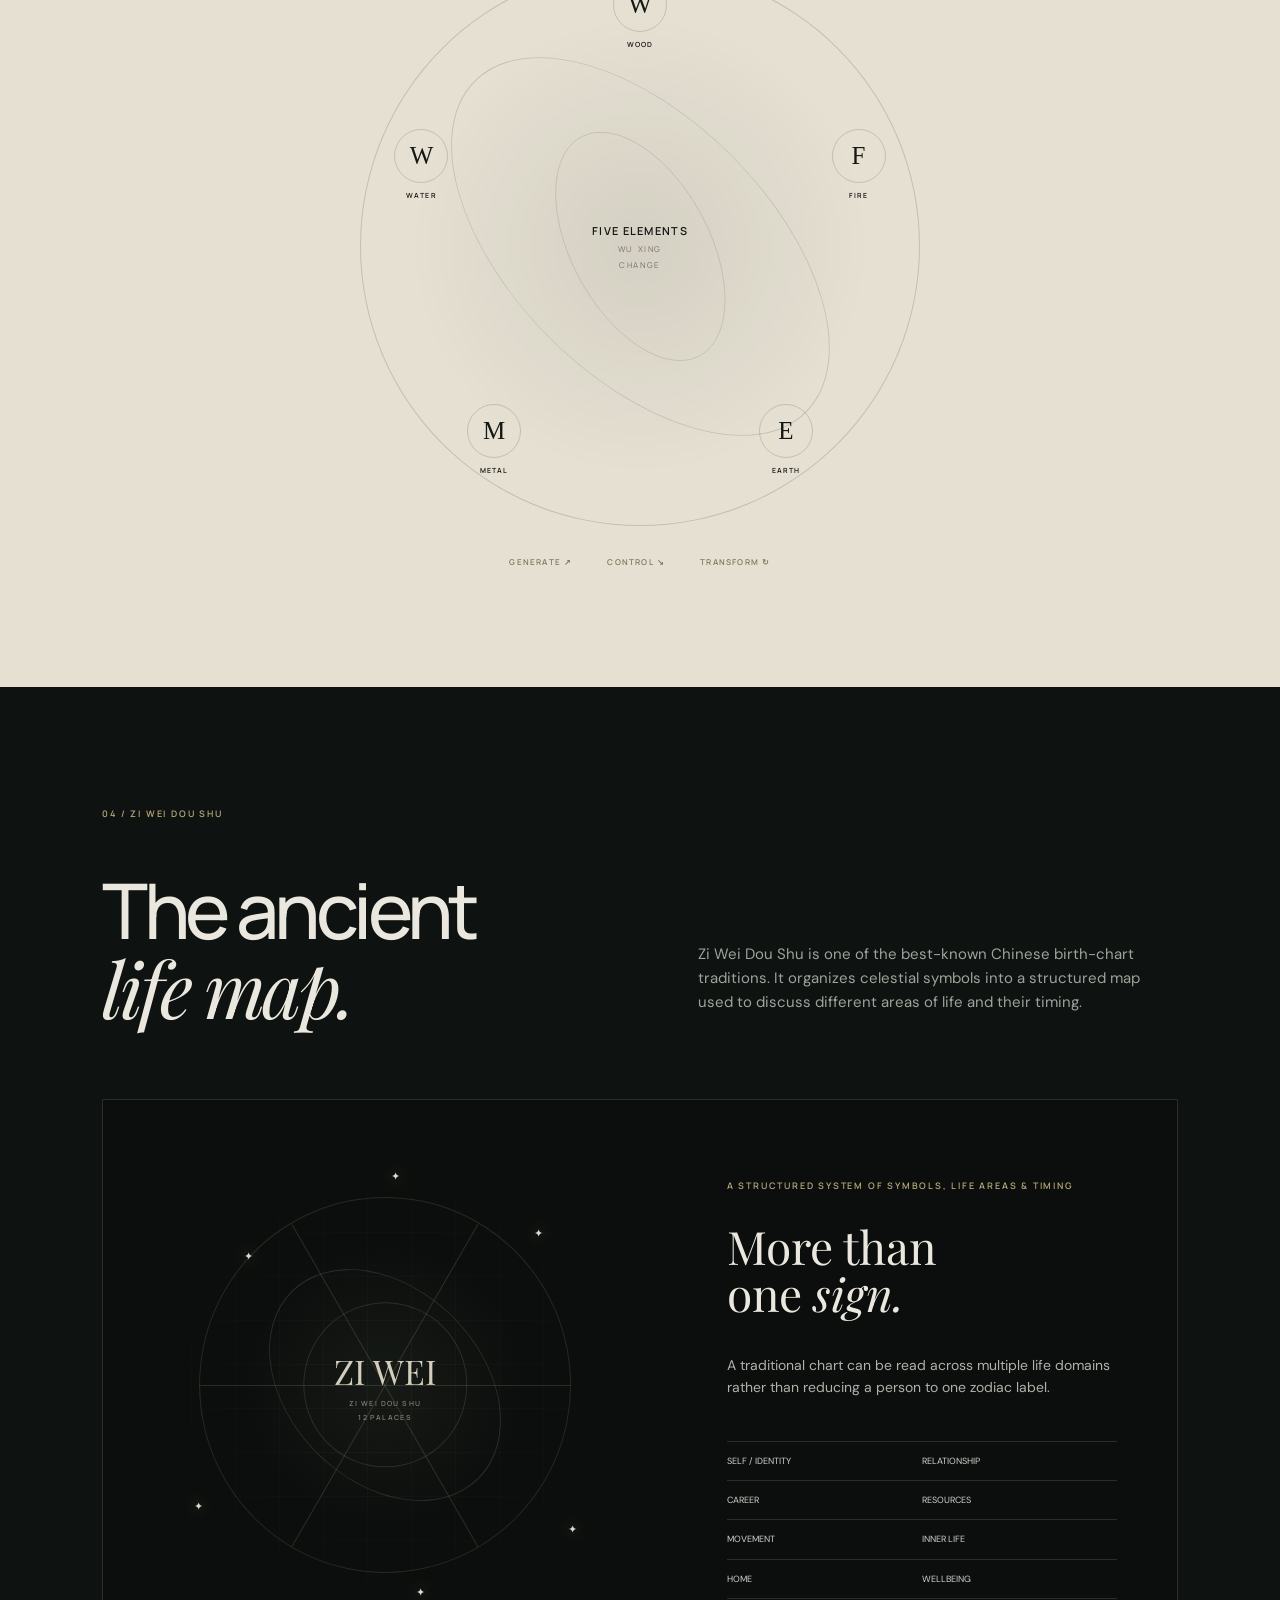
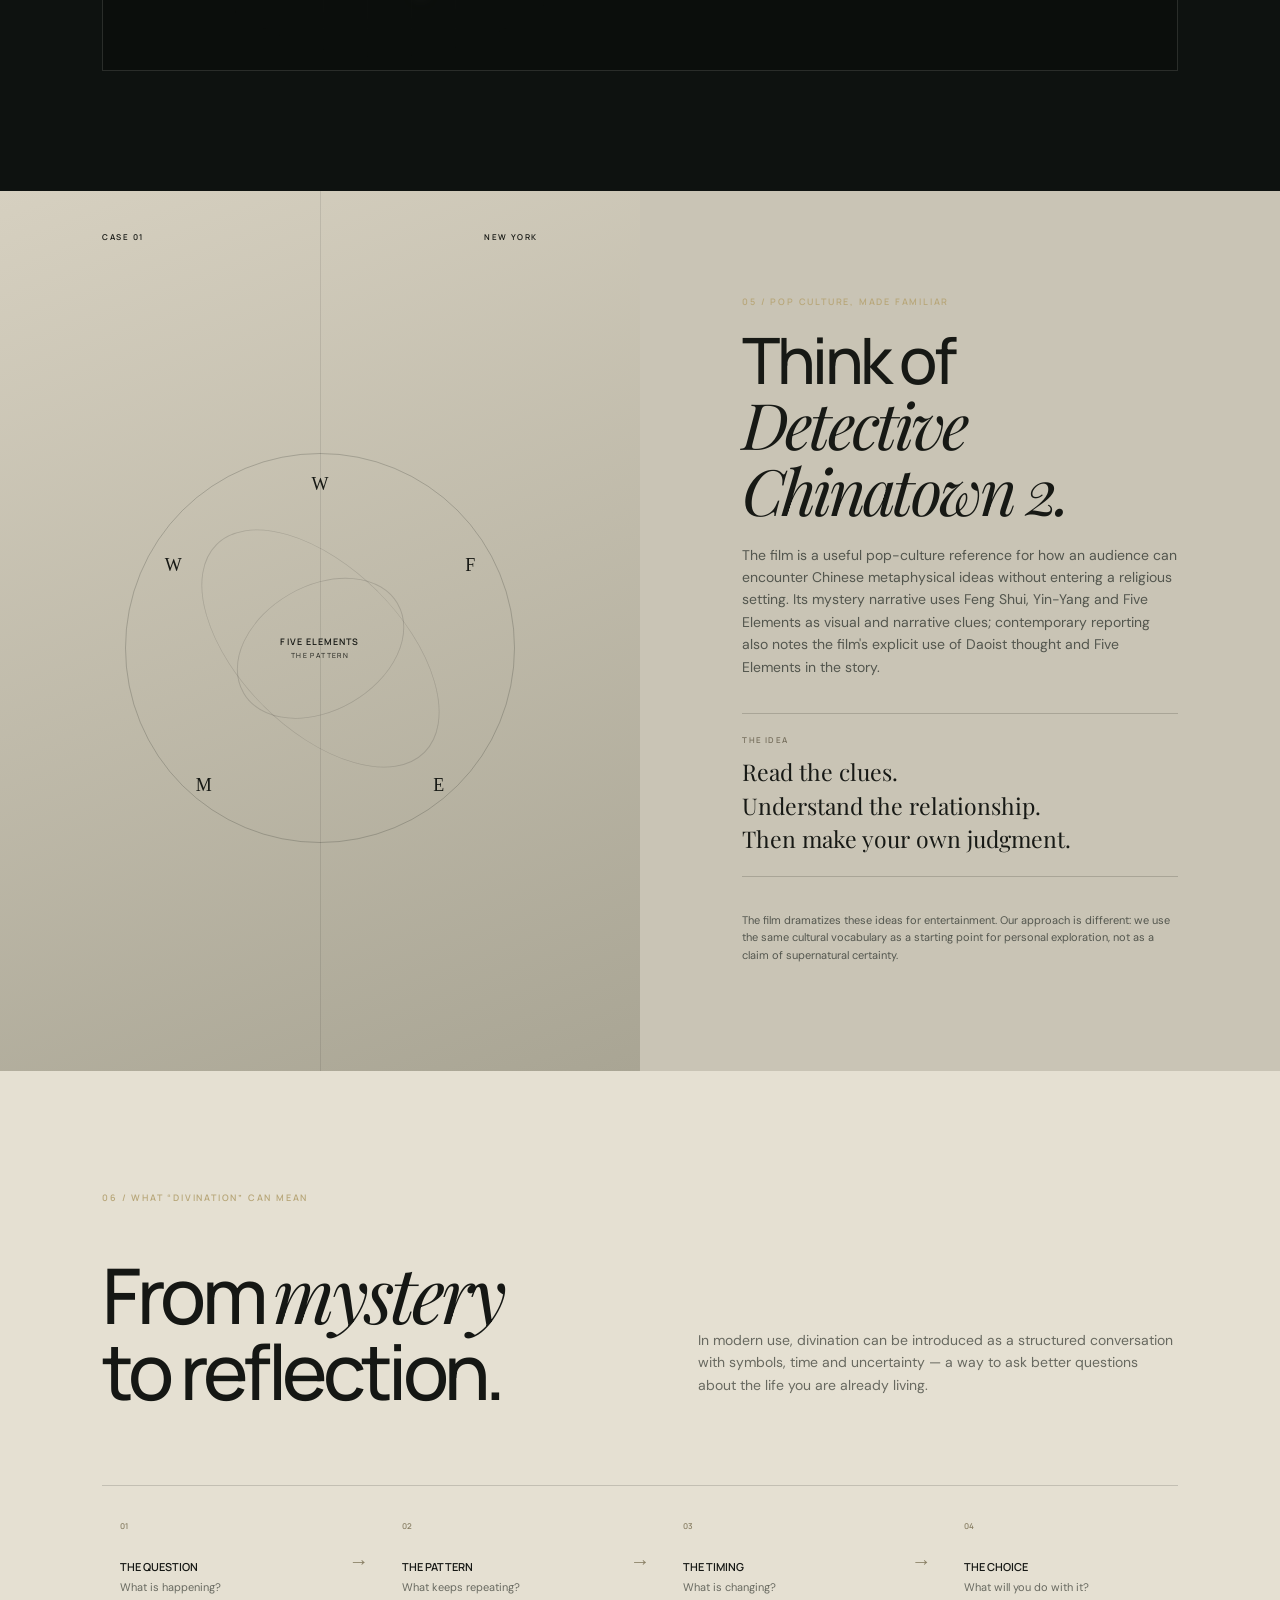
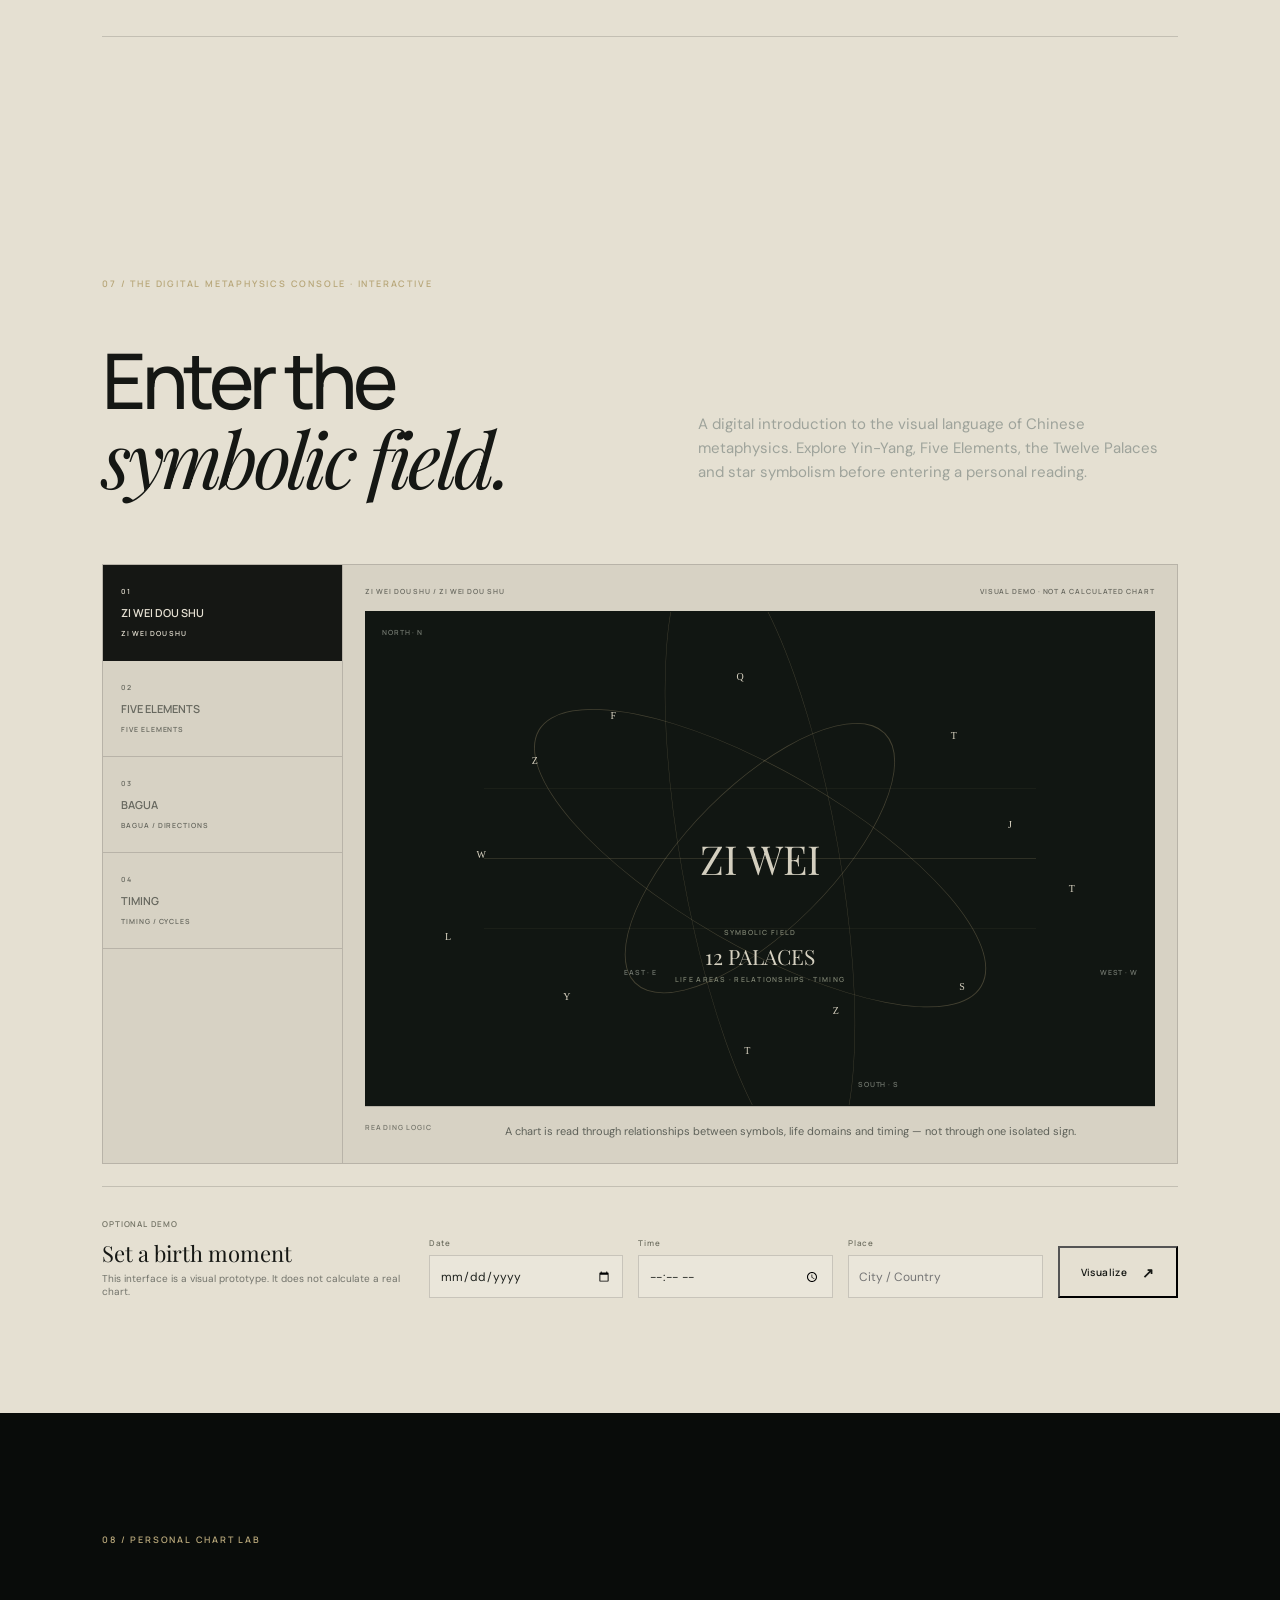
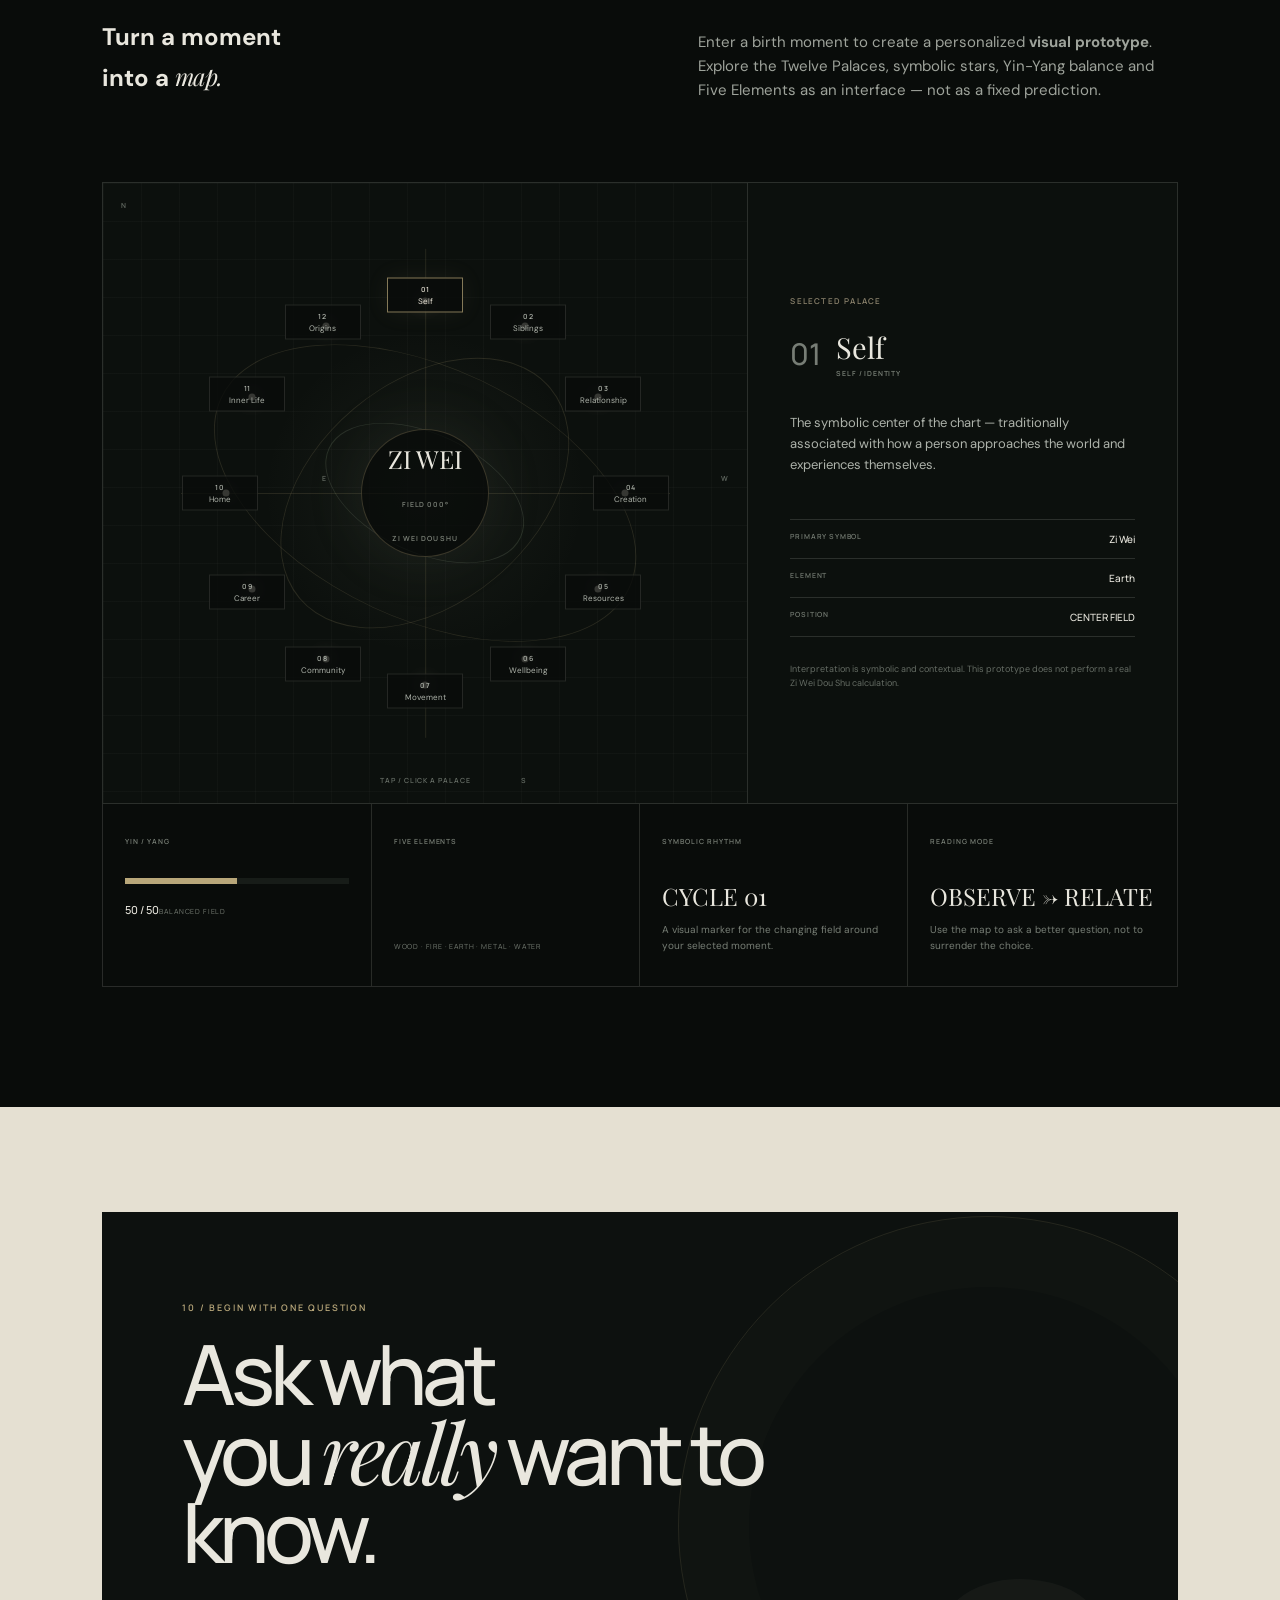
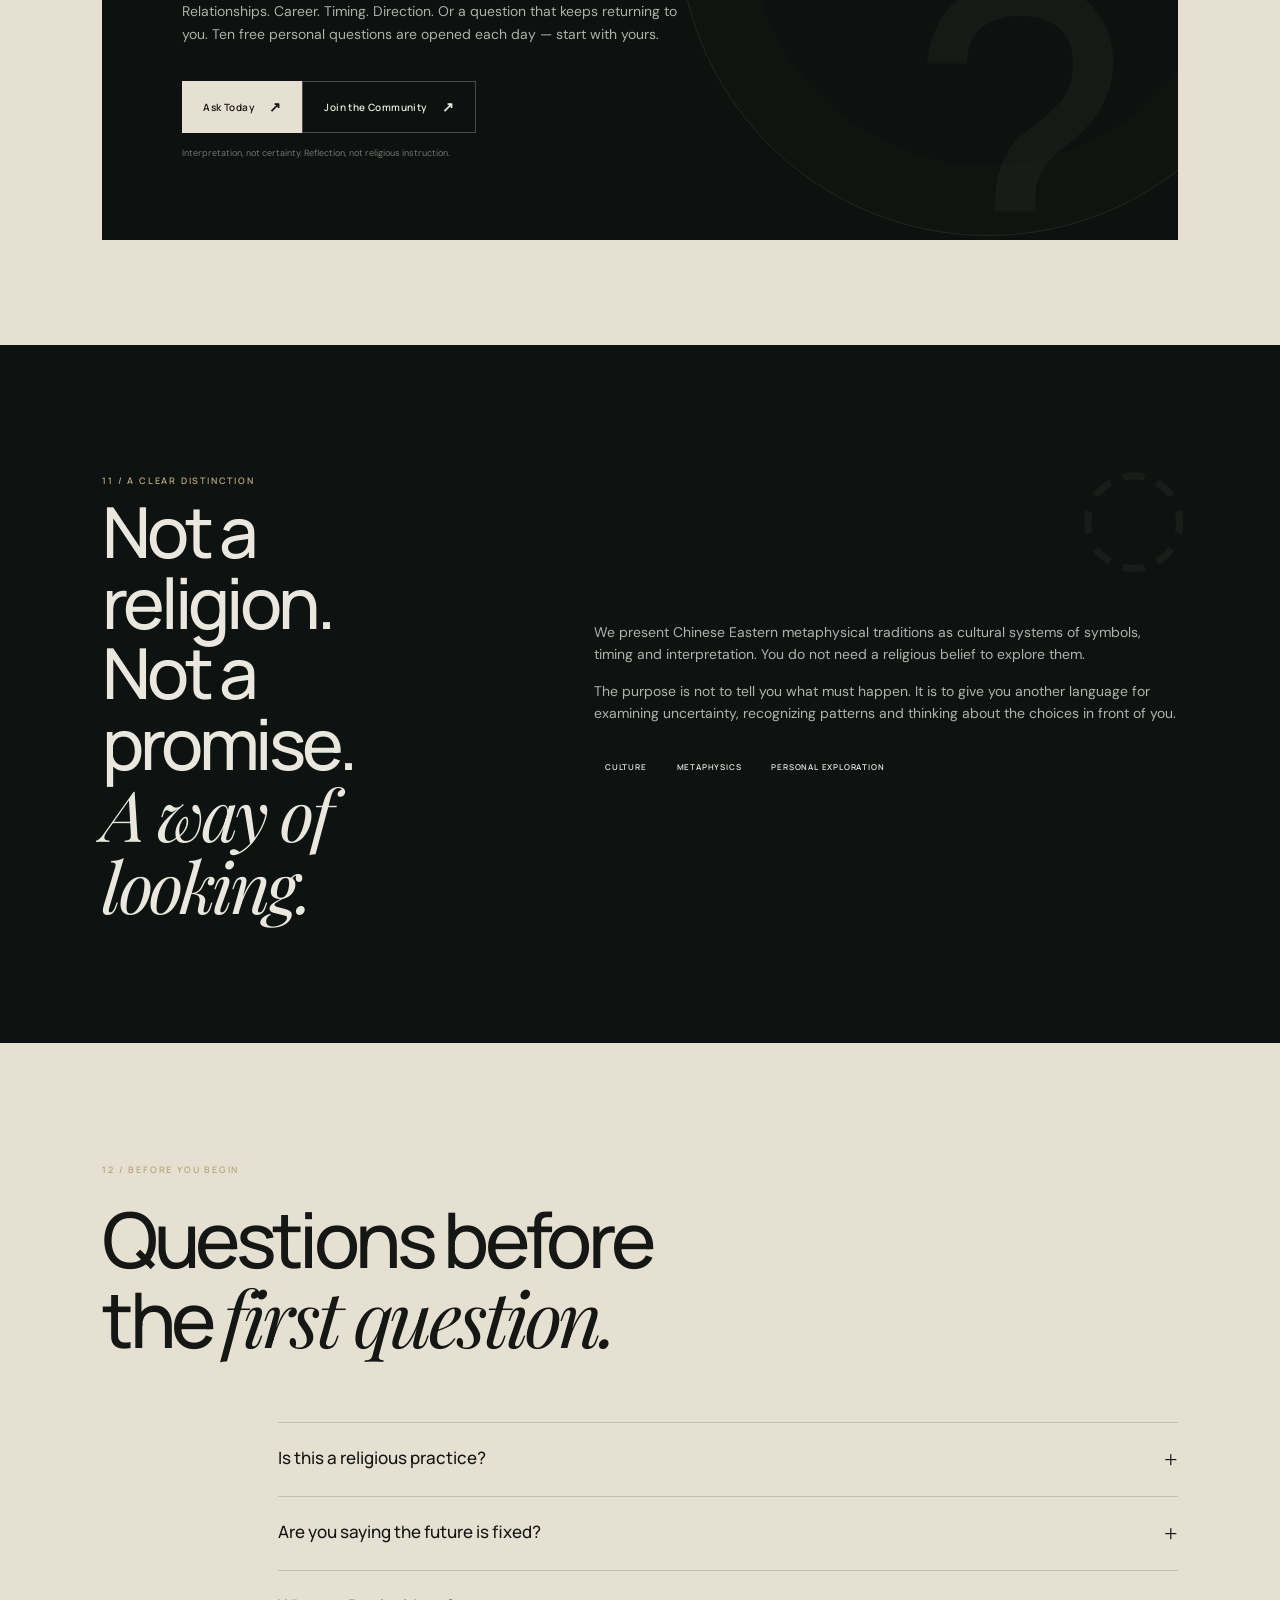
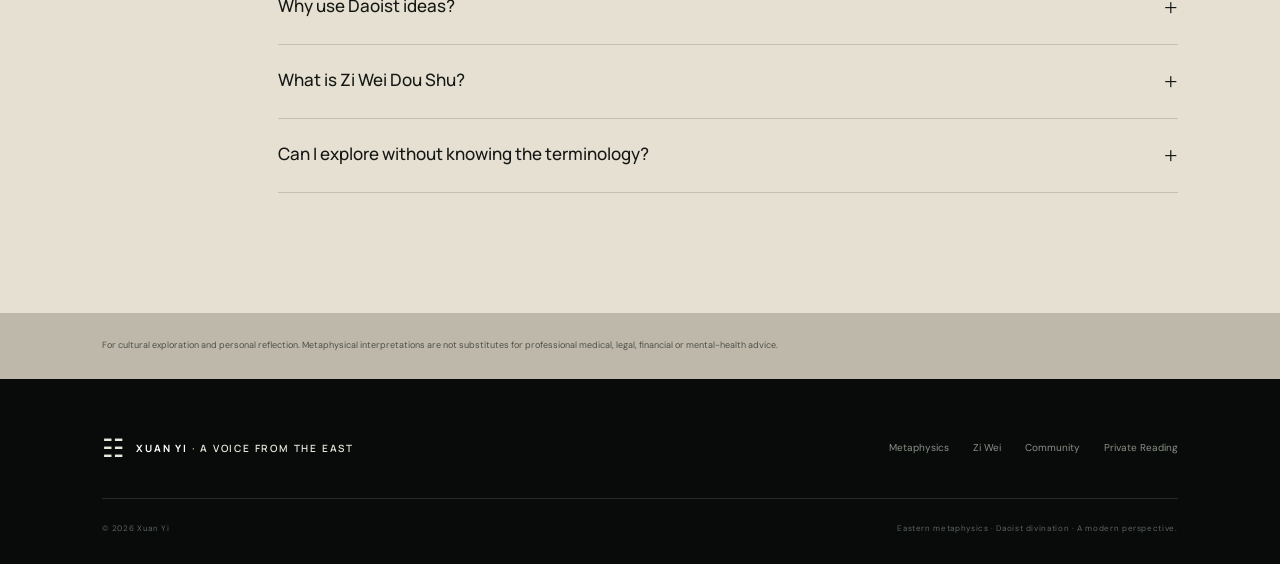
<file: ziwei-landing-vercel/ziwei-landing-vercel-3/index.html>
<!doctype html>
<html lang="en">
<head>
<meta charset="UTF-8" />
<meta name="viewport" content="width=device-width, initial-scale=1.0, viewport-fit=cover" />
<meta name="theme-color" content="#090a09" />
<title>XUAN YI — EASTERN METAPHYSICS & DAOIST DIVINATION</title>
<meta name="description" content="Xuan Yi — Eastern Metaphysics and Daoist Divination. Explore Yin-Yang, Five Elements, Bagua and Zi Wei Dou Shu through a modern Eastern lens. Ten free questions are opened each day." />
<link rel="preconnect" href="https://fonts.googleapis.com"><link rel="preconnect" href="https://fonts.gstatic.com" crossorigin>
<link href="https://fonts.googleapis.com/css2?family=DM+Sans:wght@400;500;600&family=Manrope:wght@400;500;600;700&family=Playfair+Display:ital,wght@0,400;0,500;1,400&display=swap" rel="stylesheet">
<link rel="stylesheet" href="styles.css" />
</head>
<body>
<div class="grain"></div><div class="cursor-glow"></div>
<header class="site-header">
<a class="brand" href="#top"><span class="brand-mark">☷</span><span><b>XUAN YI</b> · A VOICE FROM THE EAST</span></a>
<nav class="desktop-nav"><a href="#about">About</a><a href="#metaphysics">Systems</a><a href="#ziwei">Zi Wei</a><a href="#console">Explore</a><a href="#case">Case Study</a><a class="nav-cta" data-link="free-question" href="#">10 Free Questions ↗</a></nav>
<button class="menu-button" aria-label="Open menu" aria-expanded="false"><i></i><i></i></button>
</header>
<div class="mobile-menu" aria-hidden="true"><div class="mobile-menu-inner"><span class="menu-caption">XUAN YI · A VOICE FROM THE EAST</span><a href="#about">About</a><a href="#metaphysics">Metaphysical Systems</a><a href="#ziwei">Zi Wei Dou Shu</a><a href="#console">Interactive Console</a><a href="#case">Case Study</a><a data-link="free-question" href="#">Ask a Free Question ↗</a></div></div>
<main id="top">
<section class="hero">
<div class="hero-vignette"></div><div class="aura aura1"></div><div class="aura aura2"></div>
<div class="hero-diagram" aria-hidden="true"><div class="dao-field"><span class="dao-orbit dao-orbit-1"></span><span class="dao-orbit dao-orbit-2"></span><span class="dao-orbit dao-orbit-3"></span><span class="dao-orbit dao-orbit-4"></span><span class="dao-ticks"></span><i class="dao-star ds1"></i><i class="dao-star ds2"></i><i class="dao-star ds3"></i><i class="dao-star ds4"></i><i class="dao-star ds5"></i><div class="dao-core"><span>道</span><small>THE WAY</small></div></div></div>
<div class="hero-content">
<p class="eyebrow"><span></span> EASTERN METAPHYSICS · DAOIST DIVINATION · XUAN YI</p>
<h1>Read the<br><em>pattern.</em><br>Understand the path.</h1>
<p class="hero-copy">I’m Xuan Yi — a voice from the East. I explore Eastern metaphysical traditions as ways of reading patterns, timing, relationships and human experience.</p>
<div class="free-spots"><div><span>TODAY'S FREE QUESTIONS</span><strong>10</strong><small>PRIVATE QUESTIONS · TEN OPENINGS EACH DAY</small></div><div class="spots-pulse"><i></i><span>OPEN TODAY</span></div></div>
<div class="hero-actions"><a class="button button-primary" data-link="free-question" href="#">Ask a Free Question <span>↗</span></a><a class="button button-ghost" data-link="telegram" href="#">Join the Community <span>↗</span></a></div>
<p class="micro-note">10 FREE OPENINGS DAILY · RELATIONSHIPS / CAREER / TIMING / DIRECTION</p>
</div>
<div class="hero-index">XUAN YI<br><span>A VOICE FROM THE EAST · EASTERN METAPHYSICS</span></div>
<div class="scroll-cue"><span></span> ENTER THE PATTERN</div>
</section>

<section id="about" class="intro section-light">
<div class="section-label">01 / ABOUT XUAN YI · A VOICE FROM THE EAST</div>
<div class="intro-grid"><div><p class="vertical-word">YIN / YANG</p><h2>A different<br>way to read<br><em>the moment.</em></h2></div><div class="body-large"><p>Xuan Yi introduces Chinese Eastern metaphysics without turning it into a belief system. Yin-Yang, the Five Elements, Bagua and Zi Wei Dou Shu become a language for observing time, relationships, environment and change.</p><p>If there is a question you keep circling back to, start there. <strong>Ten free personal questions are opened each day</strong> — a simple first step before deciding whether you want to explore further.</p><div class="yin-tags"><span>YIN / YANG</span><span>FIVE ELEMENTS</span><span>DAOIST DIVINATION</span><span>PERSONAL EXPLORATION</span></div></div></div>
</section>

<section class="conversion-strip"><div><span>DAILY OPENING</span><strong>10 FREE PERSONAL QUESTIONS</strong><small>Ten openings each day · when they are filled, the daily window closes.</small></div><a class="button button-primary" data-link="free-question" href="#">Ask Your Question ↗</a></section>

<section id="metaphysics" class="metaphysics section-dark">
<div class="section-label">02 / THE METAPHYSICAL LANGUAGE</div>
<div class="meta-head"><div><h2>Not magic.<br><em>A system of symbols.</em></h2></div><p>Across centuries, Chinese metaphysical traditions developed different ways to interpret the relationship between human life, time, environment and change.</p></div>
<div class="systems-grid">
<article class="system-card featured"><div class="system-symbol taiji-mini">☯</div><span>01</span><h3>Yin & Yang</h3><p>A model of complementary forces and changing conditions.</p><small>YIN · YANG · BALANCE / MOVEMENT</small></article>
<article class="system-card"><div class="five-mini"><i>W</i><i>F</i><i>E</i><i>M</i><i>W</i></div><span>02</span><h3>Five Elements</h3><p>Wood, Fire, Earth, Metal and Water describe dynamic relationships and cycles.</p><small>FIVE ELEMENTS · TRANSFORMATION</small></article>
<article class="system-card"><div class="star-mini">✦</div><span>03</span><h3>Zi Wei Dou Shu</h3><p>A birth-chart system used to examine life areas, tendencies and timing.</p><small>ZI WEI DOU SHU · LIFE MAP</small></article>
<article class="system-card"><div class="compass-mini">✧</div><span>04</span><h3>Space & Direction</h3><p>Traditional systems also consider orientation, environment and the relationship between people and place.</p><small>BAGUA · SPACE / DIRECTION</small></article>
</div>
</section>

<section class="five-elements section-light">
<div class="section-label">03 / THE FIVE ELEMENTS</div>
<div class="five-head"><h2>Five movements.<br><em>One changing field.</em></h2><p>Five Elements are less like five substances and more like five modes of movement. Their relationships form a visual language of generation, restraint and transformation.</p></div>
<div class="element-wheel"><div class="wheel-lines"></div><div class="wheel-center"><strong>FIVE ELEMENTS</strong><small>WU XING</small><span>CHANGE</span></div><div class="el el-wood"><b>W</b><span>WOOD</span></div><div class="el el-fire"><b>F</b><span>FIRE</span></div><div class="el el-earth"><b>E</b><span>EARTH</span></div><div class="el el-metal"><b>M</b><span>METAL</span></div><div class="el el-water"><b>W</b><span>WATER</span></div></div>
<div class="element-note"><span>GENERATE ↗</span><span>CONTROL ↘</span><span>TRANSFORM ↻</span></div>
</section>

<section id="ziwei" class="ziwei section-dark">
<div class="section-label">04 / ZI WEI DOU SHU</div>
<div class="ziwei-head"><h2>The ancient<br><em>life map.</em></h2><p>Zi Wei Dou Shu is one of the best-known Chinese birth-chart traditions. It organizes celestial symbols into a structured map used to discuss different areas of life and their timing.</p></div>
<div class="chart-stage"><div class="chart"><div class="chart-grid"></div><div class="chart-orbit co1"></div><div class="chart-orbit co2"></div><div class="chart-orbit co3"></div><div class="axis ax1"></div><div class="axis ax2"></div><div class="axis ax3"></div><div class="chart-core"><b>ZI WEI</b><small>ZI WEI DOU SHU</small><em>12 PALACES</em></div><span class="cstar s1">✦</span><span class="cstar s2">✦</span><span class="cstar s3">✦</span><span class="cstar s4">✦</span><span class="cstar s5">✦</span><span class="cstar s6">✦</span></div><div class="chart-copy"><p class="kicker">A STRUCTURED SYSTEM OF SYMBOLS, LIFE AREAS & TIMING</p><h3>More than<br>one <em>sign.</em></h3><p>A traditional chart can be read across multiple life domains rather than reducing a person to one zodiac label.</p><div class="palaces"><span>SELF / IDENTITY</span><span>RELATIONSHIP</span><span>CAREER</span><span>RESOURCES</span><span>MOVEMENT</span><span>INNER LIFE</span><span>HOME</span><span>WELLBEING</span></div></div></div>
</section>

<section id="case" class="case-study">
<div class="case-art"><div class="case-label">CASE 01</div><div class="case-city">NEW YORK</div><div class="case-wheel"><span class="cw cw1">W</span><span class="cw cw2">F</span><span class="cw cw3">E</span><span class="cw cw4">M</span><span class="cw cw5">W</span><div>FIVE ELEMENTS<br><small>THE PATTERN</small></div></div><div class="case-cross"></div></div>
<div class="case-copy"><p class="section-label">05 / POP CULTURE, MADE FAMILIAR</p><h2>Think of<br><em>Detective Chinatown 2.</em></h2><p>The film is a useful pop-culture reference for how an audience can encounter Chinese metaphysical ideas without entering a religious setting. Its mystery narrative uses Feng Shui, Yin-Yang and Five Elements as visual and narrative clues; contemporary reporting also notes the film's explicit use of Daoist thought and Five Elements in the story.</p><div class="case-quote"><span>THE IDEA</span><strong>Read the clues.<br>Understand the relationship.<br>Then make your own judgment.</strong></div><p class="case-foot">The film dramatizes these ideas for entertainment. Our approach is different: we use the same cultural vocabulary as a starting point for personal exploration, not as a claim of supernatural certainty.</p></div>
</section>

<section class="divination section-light">
<div class="section-label">06 / WHAT “DIVINATION” CAN MEAN</div>
<div class="divination-head"><h2>From <em>mystery</em><br>to reflection.</h2><p>In modern use, divination can be introduced as a structured conversation with symbols, time and uncertainty — a way to ask better questions about the life you are already living.</p></div>
<div class="sequence"><article><span>01</span><b>THE QUESTION</b><p>What is happening?</p></article><i>→</i><article><span>02</span><b>THE PATTERN</b><p>What keeps repeating?</p></article><i>→</i><article><span>03</span><b>THE TIMING</b><p>What is changing?</p></article><i>→</i><article><span>04</span><b>THE CHOICE</b><p>What will you do with it?</p></article></div>
</section>

<section id="console" class="console-section section-light">
<div class="section-label">07 / THE DIGITAL METAPHYSICS CONSOLE · INTERACTIVE</div>
<div class="console-head"><div><h2>Enter the<br><em>symbolic field.</em></h2></div><p>A digital introduction to the visual language of Chinese metaphysics. Explore Yin-Yang, Five Elements, the Twelve Palaces and star symbolism before entering a personal reading.</p></div>
<div class="console-shell">
  <aside class="console-tabs" aria-label="Metaphysical systems">
    <button class="console-tab active" data-system="ziwei"><span>01</span><b>ZI WEI DOU SHU</b><small>ZI WEI DOU SHU</small></button>
    <button class="console-tab" data-system="wuxing"><span>02</span><b>FIVE ELEMENTS</b><small>FIVE ELEMENTS</small></button>
    <button class="console-tab" data-system="bagua"><span>03</span><b>BAGUA</b><small>BAGUA / DIRECTIONS</small></button>
    <button class="console-tab" data-system="timing"><span>04</span><b>TIMING</b><small>TIMING / CYCLES</small></button>
  </aside>
  <div class="console-main">
    <div class="console-topline"><span id="consoleSystem">ZI WEI DOU SHU / ZI WEI DOU SHU</span><span>VISUAL DEMO · NOT A CALCULATED CHART</span></div>
    <div class="console-display">
      <div class="console-orbit orbit-a"></div><div class="console-orbit orbit-b"></div><div class="console-orbit orbit-c"></div>
      <div class="console-crosshair"></div><div class="console-sigil">ZI WEI</div>
      <div class="console-stars"><i>Z</i><i>F</i><i>T</i><i>J</i><i>S</i><i>Y</i><i>W</i><i>Q</i><i>T</i><i>T</i><i>L</i><i>Z</i></div>
      <div class="console-directions"><span>NORTH · N</span><span>EAST · E</span><span>SOUTH · S</span><span>WEST · W</span></div>
      <div class="console-center-note"><small>SYMBOLIC FIELD</small><strong id="consoleTitle">12 PALACES</strong><em id="consoleSubtitle">LIFE AREAS · RELATIONSHIPS · TIMING</em></div>
    </div>
    <div class="console-insight"><span>READING LOGIC</span><p id="consoleText">A chart is read through relationships between symbols, life domains and timing — not through one isolated sign.</p></div>
  </div>
</div>
<div class="console-input">
  <div><span>OPTIONAL DEMO</span><strong>Set a birth moment</strong><small>This interface is a visual prototype. It does not calculate a real chart.</small></div>
  <label>Date<input type="date" id="birthDate"></label>
  <label>Time<input type="time" id="birthTime"></label>
  <label>Place<input type="text" id="birthPlace" placeholder="City / Country"></label>
  <button class="button button-primary" id="visualizeBtn" type="button">Visualize <span>↗</span></button>
</div>
</section>


<section class="chart-lab" id="chartLab">
  <div class="section-label">08 / PERSONAL CHART LAB</div>
  <div class="lab-head">
    <div><h2>Turn a moment<br>into a <em>map.</em></h2></div>
    <p>Enter a birth moment to create a personalized <strong>visual prototype</strong>. Explore the Twelve Palaces, symbolic stars, Yin-Yang balance and Five Elements as an interface — not as a fixed prediction.</p>
  </div>
  <div class="lab-workspace">
    <div class="lab-stage" id="labStage">
      <div class="lab-scan"></div><div class="lab-grid"></div>
      <div class="lab-axis axis-x"></div><div class="lab-axis axis-y"></div>
      <div class="lab-orbit lo1"></div><div class="lab-orbit lo2"></div><div class="lab-orbit lo3"></div>
      <div class="lab-core"><span>ZI WEI</span><small id="fieldCode">FIELD 000°</small><i>ZI WEI DOU SHU</i></div>
      <div class="star-track" id="starTrack"></div>
      <div class="palace-ring" id="palaceRing"></div>
      <div class="lab-compass"><span>N</span><span>E</span><span>S</span><span>W</span></div>
      <div class="lab-hint">TAP / CLICK A PALACE</div>
    </div>
    <aside class="lab-panel">
      <div class="panel-kicker">SELECTED PALACE</div>
      <div class="selected-palace"><span id="palaceIndex">01</span><div><strong id="palaceName">Self</strong><small id="palaceEnglish">SELF / IDENTITY</small></div></div>
      <p id="palaceDescription">The symbolic center of the chart — traditionally associated with how a person approaches the world and experiences themselves.</p>
      <div class="star-list"><div><span>PRIMARY SYMBOL</span><b id="primaryStar">Zi Wei</b></div><div><span>ELEMENT</span><b id="palaceElement">Earth</b></div><div><span>POSITION</span><b id="palacePosition">CENTER FIELD</b></div></div>
      <div class="lab-note">Interpretation is symbolic and contextual. This prototype does not perform a real Zi Wei Dou Shu calculation.</div>
    </aside>
  </div>
  <div class="metrics-grid">
    <article class="metric-card yin-metric"><span>YIN / YANG</span><div class="meter"><i id="yinMeter"></i></div><div><b id="yinValue">50 / 50</b><small id="yinCaption">BALANCED FIELD</small></div></article>
    <article class="metric-card"><span>FIVE ELEMENTS</span><div class="element-bars" id="elementBars"></div><div class="metric-foot"><small>WOOD · FIRE · EARTH · METAL · WATER</small></div></article>
    <article class="metric-card"><span>SYMBOLIC RHYTHM</span><strong id="cycleValue">CYCLE 01</strong><p id="cycleText">A visual marker for the changing field around your selected moment.</p></article>
    <article class="metric-card"><span>READING MODE</span><strong>OBSERVE → RELATE</strong><p>Use the map to ask a better question, not to surrender the choice.</p></article>
  </div>
</section>

<section class="question-section"><div class="question-card"><div class="q-orbit"></div><div class="q-copy"><p class="section-label">10 / BEGIN WITH ONE QUESTION</p><h2>Ask what<br>you <em>really</em> want to know.</h2><p>Relationships. Career. Timing. Direction. Or a question that keeps returning to you. Ten free personal questions are opened each day — start with yours.</p><a class="button button-primary" data-link="free-question" href="#">Ask Today <span>↗</span></a><a class="button button-ghost" data-link="telegram" href="#">Join the Community <span>↗</span></a><small>Interpretation, not certainty. Reflection, not religious instruction.</small></div><div class="q-number">?</div></div></section>

<section class="not-religion section-dark"><div class="seal">◌</div><div><p class="section-label">11 / A CLEAR DISTINCTION</p><h2>Not a religion.<br>Not a promise.<br><em>A way of looking.</em></h2></div><div class="distinction"><p>We present Chinese Eastern metaphysical traditions as cultural systems of symbols, timing and interpretation. You do not need a religious belief to explore them.</p><p>The purpose is not to tell you what must happen. It is to give you another language for examining uncertainty, recognizing patterns and thinking about the choices in front of you.</p><div class="three-pillars"><span>CULTURE</span><span>METAPHYSICS</span><span>PERSONAL EXPLORATION</span></div></div></section>

<section class="faq section-light"><div class="section-label">12 / BEFORE YOU BEGIN</div><h2>Questions before<br>the <em>first question.</em></h2><div class="faq-list"><details><summary>Is this a religious practice?<span>+</span></summary><p>No. The website presents Chinese philosophical and metaphysical traditions as cultural systems for interpretation and reflection. It does not require religious belief or religious participation.</p></details><details><summary>Are you saying the future is fixed?<span>+</span></summary><p>No. A chart or divination tradition is an interpretive framework. We do not present outcomes as guaranteed or unavoidable.</p></details><details><summary>Why use Daoist ideas?<span>+</span></summary><p>Daoist thought provides an important historical vocabulary for ideas such as Yin-Yang, change, balance and the relationship between human life and the wider world.</p></details><details><summary>What is Zi Wei Dou Shu?<span>+</span></summary><p>Zi Wei Dou Shu is a traditional Chinese birth-chart system that organizes symbolic stars and life domains into a structured chart used for interpretation and timing.</p></details><details><summary>Can I explore without knowing the terminology?<span>+</span></summary><p>Yes. Begin with a personal question. The terminology is there to describe the framework, not to create a barrier.</p></details></div></section>
<section class="disclaimer"><p>For cultural exploration and personal reflection. Metaphysical interpretations are not substitutes for professional medical, legal, financial or mental-health advice.</p></section>
</main>
<footer class="footer"><div class="footer-top"><a class="brand" href="#top"><span class="brand-mark">☷</span><span><b>XUAN YI</b> · A VOICE FROM THE EAST</span></a><div class="footer-links"><a href="#metaphysics">Metaphysics</a><a href="#ziwei">Zi Wei</a><a data-link="telegram" href="#">Community</a><a data-link="free-question" href="#">Private Reading</a></div></div><div class="footer-bottom"><span>© <span id="year"></span> Xuan Yi</span><span>Eastern metaphysics · Daoist divination · A modern perspective.</span></div></footer>
<script src="script.js"></script>
</body></html>
</file>
<file: ziwei-landing-vercel/styles.css>
:root{
  --bg:#0b0c0c;--bg2:#101211;--ink:#e8e5dc;--muted:#a8a79f;--line:rgba(232,229,220,.16);
  --paper:#ded9ca;--paper-ink:#171816;--accent:#b9a77b;--serif:"Playfair Display",Georgia,serif;
  --sans:"DM Sans",Arial,sans-serif;--display:"Manrope",Arial,sans-serif;
}
*{box-sizing:border-box}html{scroll-behavior:smooth}body{margin:0;background:var(--bg);color:var(--ink);font-family:var(--sans);font-weight:400;line-height:1.6}.grain{position:fixed;inset:0;pointer-events:none;z-index:20;opacity:.035;background-image:url("data:image/svg+xml,%3Csvg viewBox='0 0 180 180' xmlns='http://www.w3.org/2000/svg'%3E%3Cfilter id='n'%3E%3CfeTurbulence type='fractalNoise' baseFrequency='.85' numOctaves='4' stitchTiles='stitch'/%3E%3C/filter%3E%3Crect width='100%25' height='100%25' filter='url(%23n)' opacity='.7'/%3E%3C/svg%3E")}.site-header{height:76px;display:flex;align-items:center;justify-content:space-between;padding:0 5vw;border-bottom:1px solid var(--line);position:absolute;top:0;left:0;right:0;z-index:10;background:linear-gradient(180deg,rgba(11,12,12,.65),transparent)}.brand{display:flex;gap:10px;align-items:center;text-decoration:none;color:var(--ink);font:600 11px var(--display);letter-spacing:.18em}.brand-mark{font:24px Georgia;font-weight:400}.desktop-nav{display:flex;align-items:center;gap:28px}.desktop-nav a,.mobile-menu a{color:var(--muted);text-decoration:none;font-size:12px}.desktop-nav a:hover,.mobile-menu a:hover{color:var(--ink)}.nav-cta{border-bottom:1px solid var(--accent);padding-bottom:4px}.menu-button{display:none;background:none;border:0;color:var(--ink);font:500 12px var(--sans)}.mobile-menu{display:none}
.hero{min-height:100vh;position:relative;display:grid;place-items:center;overflow:hidden;background:radial-gradient(circle at 72% 45%,rgba(120,130,105,.11),transparent 27%),radial-gradient(circle at 35% 80%,rgba(185,167,123,.07),transparent 25%),#0b0c0c}.hero:before{content:"";position:absolute;inset:0;background:linear-gradient(90deg,rgba(11,12,12,.95) 0%,rgba(11,12,12,.5) 55%,rgba(11,12,12,.2)),linear-gradient(0deg,#0b0c0c 0%,transparent 30%)}.hero-content{width:min(900px,90vw);position:relative;z-index:2;margin-top:50px}.eyebrow,.section-label,.kicker{font:600 10px var(--display);letter-spacing:.2em;color:var(--accent)}.hero h1{font:500 clamp(62px,10vw,132px)/.91 var(--display);letter-spacing:-.065em;margin:24px 0 28px}.hero h1 em,h2 em{font-family:var(--serif);font-weight:400;letter-spacing:-.04em}.hero-copy{max-width:560px;color:#c4c2b9;font-size:17px;line-height:1.75}.hero-actions{display:flex;gap:12px;margin:36px 0 15px;flex-wrap:wrap}.button{display:inline-flex;align-items:center;justify-content:center;gap:18px;min-height:50px;padding:0 22px;text-decoration:none;font:600 11px var(--display);letter-spacing:.05em;transition:.25s ease}.button span{font-size:15px}.button-primary{background:var(--paper);color:var(--paper-ink)}.button-primary:hover{transform:translateY(-2px);background:#eee9db}.button-ghost{border:1px solid rgba(232,229,220,.3);color:var(--ink)}.button-ghost:hover{border-color:var(--accent);background:rgba(232,229,220,.05)}.micro-note{font-size:11px;color:#85857f}.hero-orbit{position:absolute;border:1px solid rgba(220,215,198,.13);border-radius:50%;width:700px;height:700px;left:62%;top:49%;transform:translate(-50%,-50%)}.orbit-two{width:450px;height:450px;border-color:rgba(185,167,123,.14);transform:translate(-50%,-50%) rotate(25deg)}.hero-glow{position:absolute;width:180px;height:180px;border-radius:50%;left:62%;top:49%;transform:translate(-50%,-50%);background:radial-gradient(circle,rgba(202,190,151,.18),transparent 68%);filter:blur(2px)}.hero-side-note{position:absolute;right:5vw;bottom:13vh;font:600 9px/1.7 var(--display);letter-spacing:.18em;color:#72736e;text-align:right}.hero-side-note span{color:#a0a096}.scroll-cue{position:absolute;bottom:28px;left:5vw;font:600 9px var(--display);letter-spacing:.17em;color:#686963}.scroll-cue span{display:inline-block;width:30px;border-top:1px solid #77786f;margin-right:10px;vertical-align:middle}
.section{padding:130px 8vw;position:relative}.intro{background:var(--paper);color:var(--paper-ink)}.intro .section-label,.explore .section-label,.process .section-label{color:#7e765f}.intro-grid,.ziwei-head,.explore-head{display:grid;grid-template-columns:1fr 1fr;gap:8vw;margin-top:55px}.section h2{font:500 clamp(42px,6vw,76px)/1.02 var(--display);letter-spacing:-.055em;margin:0}.body-large{font-size:19px;line-height:1.8;max-width:620px}.body-large p+p{margin-top:25px}
.ziwei{background:#111312}.ziwei-head p,.explore-head p{max-width:450px;color:var(--muted);font-size:16px;align-self:end}.constellation-card{margin-top:75px;display:grid;grid-template-columns:1fr 1.2fr;min-height:500px;border:1px solid var(--line);background:#0d0f0e}.constellation{position:relative;min-height:500px;overflow:hidden;background:radial-gradient(circle at center,rgba(185,167,123,.09),transparent 35%)}.constellation:before,.constellation:after{content:"";position:absolute;inset:18%;border:1px solid rgba(185,167,123,.13);border-radius:50%}.constellation:after{inset:30%;transform:rotate(45deg);border-radius:42%}.constellation-center{position:absolute;left:50%;top:50%;transform:translate(-50%,-50%);text-align:center;font:500 31px/1.1 var(--serif);color:#d4cfbf}.constellation-center small{font:9px var(--display);letter-spacing:.3em;color:#817d70}.star{position:absolute;width:5px;height:5px;border-radius:50%;background:#d5cfbc;box-shadow:0 0 18px rgba(213,207,188,.7)}.s1{left:28%;top:24%}.s2{left:67%;top:29%}.s3{left:20%;top:61%}.s4{left:75%;top:69%}.s5{left:51%;top:15%}.constellation-line{height:1px;position:absolute;background:rgba(185,167,123,.28);transform-origin:left}.l1{width:230px;left:28%;top:24%;transform:rotate(8deg)}.l2{width:200px;left:20%;top:61%;transform:rotate(-25deg)}.l3{width:170px;left:51%;top:15%;transform:rotate(62deg)}.constellation-copy{padding:65px}.constellation-copy>p{max-width:540px;color:#b6b5ad;font-size:16px}.constellation-copy .kicker{font-size:9px}.pill-grid{display:grid;grid-template-columns:repeat(2,1fr);gap:0;margin-top:36px;border-top:1px solid var(--line)}.pill-grid span{padding:14px 0;border-bottom:1px solid var(--line);font-size:12px;color:#d0cec5}
.process{background:#ded9ca;color:#171816}.process h2{margin-top:28px}.process-line{display:flex;align-items:stretch;margin-top:75px;overflow-x:auto;padding-bottom:10px}.process article{min-width:185px;flex:1}.process article span{font:600 9px var(--display);color:#81775f;letter-spacing:.12em}.process h3{font:600 14px var(--display);margin:16px 0 8px}.process p{font-size:12px;line-height:1.65;color:#66665f;max-width:180px}.connector{min-width:40px;border-top:1px solid rgba(23,24,22,.25);margin:30px 15px 0}
.explore{background:#101211}.cards{display:grid;grid-template-columns:repeat(3,1fr);border-top:1px solid var(--line);margin-top:75px}.topic-card{min-height:270px;padding:28px;border-right:1px solid var(--line);border-bottom:1px solid var(--line);transition:.25s}.topic-card:nth-child(3n){border-right:0}.topic-card:hover{background:#151715}.topic-card span{font:600 9px var(--display);letter-spacing:.16em;color:#817d72}.topic-card h3{font:500 28px var(--serif);margin:62px 0 12px}.topic-card p{font-size:12px;color:#92928a;max-width:240px}
.free-question{background:#ded9ca;color:#171816;padding-top:100px;padding-bottom:100px}.free-card{position:relative;min-height:590px;overflow:hidden;background:#101211;color:var(--ink);padding:80px;display:flex;align-items:center}.free-copy{max-width:650px;position:relative;z-index:2}.free-copy .section-label{color:#9d906e}.free-copy h2{font-size:clamp(48px,7vw,84px);margin:20px 0 28px}.free-copy>p:not(.section-label):not(.micro-note){color:#b7b6ae;max-width:560px;font-size:16px}.free-copy .button{margin-top:24px}.free-number{position:absolute;right:3%;bottom:-12%;font:500 420px/.8 var(--display);letter-spacing:-.1em;color:rgba(232,229,220,.035)}.free-orbit{position:absolute;width:600px;height:600px;border:1px solid rgba(185,167,123,.13);border-radius:50%;right:-130px;top:50%;transform:translateY(-50%)}.free-orbit:after{content:"";position:absolute;inset:70px;border:1px solid rgba(185,167,123,.08);border-radius:50%}
.community{display:grid;grid-template-columns:1fr 1fr;padding:0;background:#161915;min-height:680px}.community-visual{position:relative;min-height:550px;overflow:hidden;background:radial-gradient(circle at 65% 25%,rgba(185,167,123,.12),transparent 16%),linear-gradient(180deg,#151713,#0b0c0c)}.moon{position:absolute;width:150px;height:150px;border-radius:50%;background:#d8d2bf;top:16%;right:22%;box-shadow:0 0 80px rgba(216,210,191,.14)}.mountain{position:absolute;bottom:0;width:0;height:0;border-left:250px solid transparent;border-right:250px solid transparent;border-bottom:360px solid #10120f}.m1{left:3%;border-bottom-color:#0c0e0c}.m2{left:35%;border-left-width:300px;border-right-width:300px;border-bottom-width:280px}.m3{left:62%;border-left-width:240px;border-right-width:240px;border-bottom-width:330px}.community-copy{padding:110px 8vw 100px}.community-copy h2{margin:20px 0}.community-copy>p:not(.section-label){color:#aaa9a0;max-width:430px}.community-copy ul{list-style:none;padding:0;margin:45px 0}.community-copy li{border-top:1px solid var(--line);padding:13px 0;font-size:12px;color:#c2c0b7}.community-copy li span{font-size:9px;color:#777970;margin-right:25px}.button.light{border-color:rgba(232,229,220,.25)}
.faq{background:#ded9ca;color:#171816}.faq h2{margin:25px 0 65px}.faq-list{max-width:900px;margin-left:auto}.faq details{border-top:1px solid rgba(23,24,22,.2);padding:0}.faq details:last-child{border-bottom:1px solid rgba(23,24,22,.2)}.faq summary{cursor:pointer;list-style:none;display:flex;justify-content:space-between;align-items:center;padding:24px 0;font:500 18px var(--display)}.faq summary::-webkit-details-marker{display:none}.faq summary span{font:300 24px Georgia}.faq details[open] summary span{transform:rotate(45deg)}.faq details p{max-width:700px;color:#62625c;font-size:14px;padding:0 45px 25px 0;margin:0}
.disclaimer{padding:30px 8vw;background:#bdb9ad;color:#4e4d47;font-size:10px;line-height:1.7}.footer{background:#0b0c0c;padding:55px 8vw 30px;color:#777870}.footer-top{display:flex;justify-content:space-between;align-items:center;border-bottom:1px solid var(--line);padding-bottom:35px}.footer-links{display:flex;gap:25px}.footer-links a{color:#8b8c84;text-decoration:none;font-size:11px}.footer-bottom{display:flex;justify-content:space-between;padding-top:25px;font-size:9px;letter-spacing:.08em;color:#5f605a}

@media(max-width:800px){
  .site-header{height:66px;padding:0 6vw}.desktop-nav{display:none}.menu-button{display:block}.mobile-menu{position:fixed;top:66px;left:0;right:0;z-index:9;background:#0b0c0c;border-bottom:1px solid var(--line);padding:20px 6vw;display:flex;flex-direction:column;gap:18px;transform:translateY(-150%);transition:.3s}.mobile-menu.open{transform:translateY(0)}.hero{min-height:92svh}.hero-content{margin-top:30px}.hero h1{font-size:clamp(56px,17vw,88px)}.hero-copy{font-size:15px}.hero-orbit{left:72%;top:54%;width:480px;height:480px}.orbit-two{width:310px;height:310px}.hero-glow{left:72%;top:54%}.hero-side-note{display:none}.section{padding:90px 6vw}.intro-grid,.ziwei-head,.explore-head{grid-template-columns:1fr;gap:35px;margin-top:40px}.section h2{font-size:48px}.body-large{font-size:17px}.constellation-card{grid-template-columns:1fr;margin-top:50px}.constellation{min-height:370px}.constellation-copy{padding:38px 28px}.pill-grid{grid-template-columns:1fr 1fr}.process-line{margin-top:50px}.process article{min-width:175px}.cards{grid-template-columns:1fr 1fr;margin-top:50px}.topic-card{min-height:240px;padding:20px}.topic-card:nth-child(3n){border-right:1px solid var(--line)}.topic-card:nth-child(2n){border-right:0}.topic-card h3{font-size:24px;margin-top:50px}.free-question{padding:70px 6vw}.free-card{padding:55px 28px;min-height:620px}.free-number{font-size:260px}.community{grid-template-columns:1fr}.community-visual{min-height:390px}.community-copy{padding:70px 6vw}.faq-list{margin-left:0}.footer{padding:45px 6vw 25px}.footer-top,.footer-bottom{flex-direction:column;align-items:flex-start;gap:20px}.footer-links{flex-wrap:wrap}}
@media(max-width:480px){.hero-actions{flex-direction:column;align-items:stretch}.button{width:100%}.cards{grid-template-columns:1fr}.topic-card:nth-child(n){border-right:0}.hero .micro-note{max-width:260px}.constellation{min-height:320px}.free-card{padding:48px 23px}.free-copy h2{font-size:49px}.free-number{font-size:220px;bottom:-4%}}
</file>
<file: ziwei-landing-vercel/xuan-yi-website/styles.css>
:root{--ink:#e9e7de;--muted:#9ea39b;--bg:#080b09;--bg2:#0d120f;--paper:#e5e0d2;--paperInk:#151714;--sage:#9da98e;--gold:#b8a77a;--line:rgba(233,231,222,.14);--darkLine:rgba(21,23,20,.16);--serif:'Playfair Display',Georgia,serif;--sans:'DM Sans',Arial,sans-serif;--display:'Manrope',Arial,sans-serif}
*{box-sizing:border-box}html{scroll-behavior:smooth}body{margin:0;background:var(--bg);color:var(--ink);font-family:var(--sans);line-height:1.6;overflow-x:hidden}.grain{position:fixed;inset:0;pointer-events:none;z-index:100;opacity:.035;background-image:url("data:image/svg+xml,%3Csvg viewBox='0 0 180 180' xmlns='http://www.w3.org/2000/svg'%3E%3Cfilter id='n'%3E%3CfeTurbulence type='fractalNoise' baseFrequency='.85' numOctaves='4' stitchTiles='stitch'/%3E%3C/filter%3E%3Crect width='100%25' height='100%25' filter='url(%23n)' opacity='.7'/%3E%3C/svg%3E")}.cursor-glow{position:fixed;width:320px;height:320px;border-radius:50%;pointer-events:none;background:radial-gradient(circle,rgba(157,169,142,.08),transparent 68%);transform:translate(-50%,-50%);z-index:2;display:none}
.site-header{position:absolute;top:0;left:0;right:0;height:78px;padding:0 5vw;display:flex;align-items:center;justify-content:space-between;border-bottom:1px solid var(--line);z-index:30;background:linear-gradient(180deg,rgba(8,11,9,.82),transparent)}.brand{display:flex;align-items:center;gap:10px;text-decoration:none;color:var(--ink);font:600 10px var(--display);letter-spacing:.18em;white-space:nowrap}.brand-mark{font:25px Georgia;font-weight:400}.brand b{font-weight:700;color:#fff}.desktop-nav{display:flex;align-items:center;gap:23px}.desktop-nav a,.mobile-menu a{color:var(--muted);text-decoration:none;font-size:10px;transition:.25s}.desktop-nav a:hover,.mobile-menu a:hover{color:var(--ink)}.nav-cta{border:1px solid rgba(184,167,122,.45);padding:10px 14px;color:var(--paper)!important}.menu-button{display:none}
.hero{min-height:100svh;position:relative;display:flex;align-items:center;overflow:hidden;background:radial-gradient(circle at 73% 47%,rgba(157,169,142,.15),transparent 24%),radial-gradient(circle at 28% 82%,rgba(184,167,122,.07),transparent 26%),#080b09}.hero:after{content:"";position:absolute;inset:0;z-index:3;background:linear-gradient(90deg,rgba(8,11,9,.98) 0%,rgba(8,11,9,.78) 38%,rgba(8,11,9,.28) 70%,rgba(8,11,9,.08) 100%),linear-gradient(0deg,#080b09 0%,transparent 30%);pointer-events:none}.hero-vignette{position:absolute;inset:0;z-index:1;background:radial-gradient(circle at 74% 48%,transparent 0,transparent 28%,rgba(0,0,0,.25) 72%,rgba(0,0,0,.6) 100%)}.aura{position:absolute;border-radius:50%;pointer-events:none;filter:blur(20px);z-index:1}.aura1{width:420px;height:420px;right:7%;top:20%;background:radial-gradient(circle,rgba(184,167,122,.09),transparent 65%)}.aura2{width:520px;height:520px;right:-10%;bottom:-30%;background:radial-gradient(circle,rgba(157,169,142,.08),transparent 66%)}
.hero-content{position:relative;z-index:6;width:min(760px,88vw);margin-left:10vw;padding-top:55px}.eyebrow,.section-label,.kicker{font:600 9px var(--display);letter-spacing:.2em;color:var(--gold)}.eyebrow span{display:inline-block;width:28px;border-top:1px solid var(--gold);vertical-align:middle;margin-right:12px}.hero h1{font:500 clamp(58px,8.8vw,128px)/.9 var(--display);letter-spacing:-.075em;margin:25px 0 27px;max-width:700px}.hero h1 em,h2 em{font-family:var(--serif);font-weight:400;letter-spacing:-.05em}.hero-copy{max-width:510px;color:#c4c7bf;font-size:15px;line-height:1.8}.free-spots{display:flex;align-items:center;gap:24px;margin-top:26px;max-width:470px;padding:15px 18px;border:1px solid rgba(184,167,122,.18);background:rgba(8,11,9,.42);backdrop-filter:blur(8px)}.free-spots>div:first-child{display:grid;grid-template-columns:auto 1fr;column-gap:13px;align-items:center}.free-spots span{font:600 8px var(--display);letter-spacing:.13em;color:#858b82}.free-spots strong{font:500 34px/.9 var(--display);grid-row:span 2;color:#e6e2d7}.free-spots small{font:8px var(--display);letter-spacing:.08em;color:#6e756d}.spots-pulse{margin-left:auto;display:flex;align-items:center;gap:8px;white-space:nowrap}.spots-pulse i{width:6px;height:6px;border-radius:50%;background:var(--sage);box-shadow:0 0 16px rgba(157,169,142,.8)}.hero-actions{display:flex;gap:10px;flex-wrap:wrap;margin:20px 0 12px}.button{display:inline-flex;align-items:center;justify-content:center;gap:15px;min-height:52px;padding:0 21px;text-decoration:none;font:600 10px var(--display);letter-spacing:.04em;transition:.3s;cursor:pointer}.button span{font-size:14px}.button-primary{background:var(--paper);color:var(--paperInk)}.button-primary:hover{transform:translateY(-2px);box-shadow:0 14px 35px rgba(0,0,0,.2)}.button-ghost{border:1px solid rgba(233,231,222,.28);color:var(--ink);background:transparent}.button-ghost:hover{border-color:var(--gold);background:rgba(233,231,222,.05)}.micro-note{font-size:9px;color:#747970;letter-spacing:.04em}.hero-index{position:absolute;right:5vw;bottom:14vh;z-index:6;color:#666d65;font:600 8px/1.8 var(--display);letter-spacing:.19em;text-align:right}.hero-index span{color:#91968e}.scroll-cue{position:absolute;bottom:28px;left:5vw;z-index:6;font:600 8px var(--display);letter-spacing:.17em;color:#626961}.scroll-cue span{display:inline-block;width:34px;border-top:1px solid #70776e;margin-right:10px;vertical-align:middle}
.hero-diagram{position:absolute;z-index:2;width:min(64vw,820px);height:min(64vw,820px);right:-5%;top:50%;transform:translateY(-50%);pointer-events:none}.dao-field{position:absolute;inset:0;border-radius:50%;transform:rotate(-10deg)}.dao-field:before{content:"";position:absolute;inset:18%;border-radius:50%;background:radial-gradient(circle,rgba(184,167,122,.08),transparent 62%);filter:blur(8px)}.dao-orbit{position:absolute;inset:0;border:1px solid rgba(218,218,204,.13);border-radius:50%;transform:rotate(0deg) scaleY(.38)}.dao-orbit-2{inset:10%;transform:rotate(38deg) scaleY(.5);border-color:rgba(184,167,122,.2)}.dao-orbit-3{inset:22%;transform:rotate(82deg) scaleY(.62);border-color:rgba(157,169,142,.18)}.dao-orbit-4{inset:33%;transform:rotate(-32deg) scaleY(.74);border-color:rgba(233,231,222,.09)}.dao-ticks{position:absolute;inset:4%;border:1px dashed rgba(233,231,222,.08);border-radius:50%;transform:scaleY(.37)}.dao-core{position:absolute;left:50%;top:50%;width:136px;height:136px;border:1px solid rgba(184,167,122,.28);border-radius:50%;transform:translate(-50%,-50%);display:grid;place-items:center;background:radial-gradient(circle,rgba(184,167,122,.12),rgba(8,11,9,.35) 68%);box-shadow:0 0 90px rgba(157,169,142,.1),inset 0 0 35px rgba(184,167,122,.05)}.dao-core:before,.dao-core:after{content:"";position:absolute;border-radius:50%;inset:-18px;border:1px solid rgba(184,167,122,.1)}.dao-core:after{inset:-34px;border-color:rgba(157,169,142,.07)}.dao-core span{font:400 48px Georgia;color:#d8d3c2;line-height:1}.dao-core small{position:absolute;bottom:27px;font:600 6px var(--display);letter-spacing:.25em;color:#8b8d84}.dao-star{position:absolute;width:6px;height:6px;border-radius:50%;background:#ddd9cb;box-shadow:0 0 22px rgba(221,217,203,.75)}.ds1{left:13%;top:37%}.ds2{right:19%;top:20%}.ds3{right:7%;bottom:27%}.ds4{left:25%;bottom:17%}.ds5{left:54%;top:7%}
.section-light{background:var(--paper);color:var(--paperInk);padding:120px 8vw}.section-dark{background:#0e1210;padding:120px 8vw}.intro-grid,.meta-head,.five-head,.ziwei-head,.console-head,.lab-head{display:grid;grid-template-columns:1fr 1fr;gap:9vw;margin-top:52px}.section-light h2,.section-dark h2{font:500 clamp(45px,6vw,80px)/1 var(--display);letter-spacing:-.06em;margin:0}.vertical-word{font:600 8px var(--display);letter-spacing:.2em;color:#81785f;writing-mode:vertical-rl;float:left;margin:4px 34px 0 0}.body-large{font-size:17px;line-height:1.85;max-width:620px}.body-large p+p{margin-top:23px}.yin-tags{display:flex;flex-wrap:wrap;gap:8px;margin-top:30px}.yin-tags span,.three-pillars span{padding:8px 10px;border:1px solid var(--darkLine);font:600 8px var(--display);letter-spacing:.1em}.conversion-strip{display:flex;justify-content:space-between;align-items:center;gap:30px;padding:26px 8vw;background:#bdb8aa;color:#171915;border-top:1px solid rgba(21,23,20,.15);border-bottom:1px solid rgba(21,23,20,.15)}.conversion-strip>div{display:grid;grid-template-columns:auto auto;column-gap:18px;align-items:center}.conversion-strip span{font:600 8px var(--display);letter-spacing:.18em;color:#706957}.conversion-strip strong{font:600 15px var(--display)}.conversion-strip small{grid-column:2;font-size:10px;color:#69695f}.metaphysics{min-height:700px}.meta-head p,.five-head p,.ziwei-head p,.console-head p,.lab-head>p{max-width:520px;color:var(--muted);font-size:15px;align-self:end}.systems-grid{display:grid;grid-template-columns:repeat(4,1fr);margin-top:65px;border-top:1px solid var(--line);border-left:1px solid var(--line)}.system-card{min-height:300px;padding:28px;border-right:1px solid var(--line);border-bottom:1px solid var(--line);position:relative;transition:.35s}.system-card:hover{background:#131815}.system-card span{font:600 8px var(--display);color:#7d847b}.system-card h3{font:400 30px var(--serif);margin:65px 0 12px}.system-card p{font-size:11px;color:#8f958d;max-width:230px}.system-card small{position:absolute;left:28px;bottom:25px;font:600 7px var(--display);letter-spacing:.1em;color:#646b63}.system-symbol,.star-mini,.compass-mini{position:absolute;right:27px;top:25px;font:45px Georgia;color:rgba(233,231,222,.23)}.five-mini{position:absolute;right:22px;top:23px;display:flex;gap:4px}.five-mini i{font:400 16px Georgia;color:rgba(233,231,222,.3);font-style:normal}.five-elements{min-height:800px}.element-wheel{position:relative;width:min(560px,80vw);height:min(560px,80vw);margin:70px auto 30px;border:1px solid var(--darkLine);border-radius:50%;background:radial-gradient(circle,rgba(21,23,20,.08),transparent 58%)}.wheel-lines{position:absolute;inset:8%;border:1px solid var(--darkLine);border-radius:50%;transform:rotate(45deg) scaleY(.55)}.wheel-lines:after{content:"";position:absolute;inset:18%;border:1px solid var(--darkLine);border-radius:50%;transform:rotate(55deg) scaleY(.7)}.wheel-center{position:absolute;left:50%;top:50%;transform:translate(-50%,-50%);text-align:center}.wheel-center strong{display:block;font:600 11px var(--display);letter-spacing:.12em}.wheel-center small,.wheel-center span{display:block;font:8px var(--display);letter-spacing:.2em;color:#777467;margin-top:5px}.el{position:absolute;text-align:center}.el b{display:grid;place-items:center;width:54px;height:54px;border:1px solid var(--darkLine);border-radius:50%;font:400 25px Georgia}.el span{display:block;margin-top:8px;font:600 7px var(--display);letter-spacing:.15em}.el-wood{left:50%;top:2%;transform:translateX(-50%)}.el-fire{right:6%;top:29%}.el-earth{right:19%;bottom:9%}.el-metal{left:19%;bottom:9%}.el-water{left:6%;top:29%}.element-note{display:flex;justify-content:center;gap:35px;font:600 8px var(--display);letter-spacing:.15em;color:#81785f}.chart-stage{display:grid;grid-template-columns:1.05fr .95fr;margin-top:70px;border:1px solid var(--line);background:#0b0e0c}.chart{position:relative;min-height:570px;overflow:hidden;background:radial-gradient(circle at center,rgba(157,169,142,.08),transparent 35%)}.chart-grid{position:absolute;inset:0;background-image:linear-gradient(rgba(233,231,222,.035) 1px,transparent 1px),linear-gradient(90deg,rgba(233,231,222,.035) 1px,transparent 1px);background-size:44px 44px;mask-image:radial-gradient(circle at center,#000,transparent 72%)}.chart-orbit{position:absolute;left:50%;top:50%;border:1px solid rgba(184,167,122,.17);border-radius:50%;transform:translate(-50%,-50%)}.co1{width:66%;height:66%}.co2{width:47%;height:47%;border-color:rgba(157,169,142,.2);transform:translate(-50%,-50%) rotate(45deg) scaleY(.72)}.co3{width:29%;height:29%;border-color:rgba(233,231,222,.12)}.axis{position:absolute;left:17%;right:17%;top:50%;height:1px;background:rgba(184,167,122,.2)}.ax2{transform:rotate(60deg)}.ax3{transform:rotate(-60deg)}.chart-core{position:absolute;left:50%;top:50%;transform:translate(-50%,-50%);text-align:center}.chart-core b{display:block;font:400 34px var(--serif);color:#d2cdbd}.chart-core small,.chart-core em{display:block;font:600 7px var(--display);letter-spacing:.2em;color:#817d70;font-style:normal;margin-top:5px}.cstar{position:absolute;color:#ddd9cb;font-size:11px;text-shadow:0 0 15px rgba(221,217,203,.6)}.s1{left:25%;top:26%}.s2{right:22%;top:22%}.s3{left:16%;bottom:27%}.s4{right:16%;bottom:23%}.s5{left:51%;top:12%}.s6{right:43%;bottom:12%}.chart-copy{padding:70px 60px;display:flex;flex-direction:column;justify-content:center}.chart-copy>p:not(.kicker){color:#aeb2aa;max-width:450px;font-size:14px}.chart-copy h3{font:400 46px/1.03 var(--serif);margin:22px 0}.palaces{display:grid;grid-template-columns:1fr 1fr;margin-top:28px;border-top:1px solid var(--line)}.palaces span{padding:12px 0;border-bottom:1px solid var(--line);font-size:9px;color:#d0d2cb}.case-study{display:grid;grid-template-columns:1fr 1fr;background:#c9c4b5;color:#171915;min-height:650px}.case-art{position:relative;min-height:650px;overflow:hidden;background:linear-gradient(160deg,#d6d0c0,#a9a594)}.case-label{position:absolute;left:8vw;top:40px;font:600 8px var(--display);letter-spacing:.18em}.case-city{position:absolute;right:8vw;top:40px;font:600 8px var(--display);letter-spacing:.18em}.case-wheel{position:absolute;left:50%;top:52%;width:390px;height:390px;transform:translate(-50%,-50%);border:1px solid rgba(23,25,21,.2);border-radius:50%;display:grid;place-items:center;text-align:center}.case-wheel:before,.case-wheel:after{content:"";position:absolute;border:1px solid rgba(23,25,21,.15);border-radius:50%;inset:12%;transform:rotate(45deg) scaleY(.55)}.case-wheel:after{inset:27%;transform:rotate(-30deg) scaleY(.7)}.case-wheel div{font:600 9px var(--display);letter-spacing:.12em}.case-wheel small{font:7px var(--display);letter-spacing:.2em}.cw{position:absolute;font:400 18px Georgia}.cw1{top:5%}.cw2{right:10%;top:26%}.cw3{right:18%;bottom:12%}.cw4{left:18%;bottom:12%}.cw5{left:10%;top:26%}.case-cross{position:absolute;left:50%;top:0;bottom:0;width:1px;background:rgba(23,25,21,.1)}.case-copy{padding:95px 8vw}.case-copy h2{font:500 clamp(45px,5vw,72px)/1 var(--display);letter-spacing:-.055em;margin:20px 0}.case-copy>p:not(.section-label){max-width:520px;color:#53564e;font-size:14px}.case-quote{margin:35px 0;padding:20px 0;border-top:1px solid rgba(23,25,21,.18);border-bottom:1px solid rgba(23,25,21,.18)}.case-quote span{display:block;font:600 8px var(--display);letter-spacing:.15em;color:#77705e;margin-bottom:10px}.case-quote strong{font:400 23px/1.45 var(--serif)}.case-foot{font-size:11px!important}.divination-head{display:grid;grid-template-columns:1fr 1fr;gap:9vw;margin-top:50px}.divination-head p{align-self:end;max-width:500px;color:#686960;font-size:14px}.sequence{display:grid;grid-template-columns:1fr 50px 1fr 50px 1fr 50px 1fr;align-items:center;margin-top:75px;border-top:1px solid var(--darkLine);border-bottom:1px solid var(--darkLine)}.sequence article{padding:25px 18px;min-height:150px}.sequence article span{font:600 8px var(--display);color:#8a8066}.sequence article b{display:block;margin:22px 0 5px;font:600 11px var(--display)}.sequence article p{margin:0;color:#686960;font-size:11px}.sequence>i{text-align:center;font:20px Georgia;color:#8a8066}.console-section{padding-bottom:115px}.console-shell{display:grid;grid-template-columns:240px 1fr;margin-top:65px;border:1px solid var(--darkLine);background:#d7d2c4;min-height:600px}.console-tabs{border-right:1px solid var(--darkLine);display:flex;flex-direction:column}.console-tab{border:0;border-bottom:1px solid var(--darkLine);background:transparent;text-align:left;padding:22px 18px;cursor:pointer;color:#67685f}.console-tab.active{background:#151714;color:#e5e0d2}.console-tab span,.console-tab small{display:block;font:600 7px var(--display);letter-spacing:.13em}.console-tab b{display:block;margin:9px 0;font:600 11px var(--display)}.console-main{padding:22px;display:grid;grid-template-rows:auto 1fr auto;min-width:0}.console-topline{display:flex;justify-content:space-between;gap:15px;font:600 7px var(--display);letter-spacing:.13em;color:#696960}.console-display{position:relative;min-height:460px;margin-top:15px;overflow:hidden;background:#111612;border:1px solid rgba(21,23,20,.18)}.console-orbit{position:absolute;left:50%;top:50%;width:65%;height:65%;border:1px solid rgba(184,167,122,.3);border-radius:50%;transform:translate(-50%,-50%) rotate(30deg) scaleY(.55)}.orbit-b{width:45%;height:45%;transform:translate(-50%,-50%) rotate(-45deg) scaleY(.65)}.orbit-c{width:80%;height:80%;transform:translate(-50%,-50%) rotate(80deg) scaleY(.4)}.console-crosshair{position:absolute;left:15%;right:15%;top:50%;height:1px;background:rgba(184,167,122,.18);box-shadow:0 -70px 0 rgba(184,167,122,.06),0 70px 0 rgba(184,167,122,.06)}.console-sigil{position:absolute;left:50%;top:50%;transform:translate(-50%,-50%);font:400 40px var(--serif);color:#d4cfbf}.console-stars{position:absolute;inset:0}.console-stars i{position:absolute;font:400 10px Georgia;color:#d7d1c0}.console-stars i:nth-child(1){left:21%;top:29%}.console-stars i:nth-child(2){left:31%;top:20%}.console-stars i:nth-child(3){right:25%;top:24%}.console-stars i:nth-child(4){right:18%;top:42%}.console-stars i:nth-child(5){right:24%;bottom:23%}.console-stars i:nth-child(6){left:25%;bottom:21%}.console-stars i:nth-child(7){left:14%;top:48%}.console-stars i:nth-child(8){left:47%;top:12%}.console-stars i:nth-child(9){right:10%;top:55%}.console-stars i:nth-child(10){left:48%;bottom:10%}.console-stars i:nth-child(11){left:10%;bottom:33%}.console-stars i:nth-child(12){right:40%;bottom:18%}.console-directions{position:absolute;inset:16px;display:flex;justify-content:space-between;align-items:flex-start;font:600 7px var(--display);letter-spacing:.12em;color:#71776e}.console-directions span:nth-child(2){margin-top:45%;}.console-directions span:nth-child(3){align-self:flex-end}.console-directions span:nth-child(4){margin-top:45%}.console-center-note{position:absolute;left:50%;top:64%;transform:translateX(-50%);text-align:center;white-space:nowrap}.console-center-note small,.console-center-note em{display:block;font:600 7px var(--display);letter-spacing:.18em;color:#7b806f;font-style:normal}.console-center-note strong{display:block;font:400 21px var(--serif);color:#d6d1c1;margin:5px 0}.console-insight{padding:16px 0 0;display:grid;grid-template-columns:120px 1fr;gap:20px;border-top:1px solid rgba(21,23,20,.16)}.console-insight span{font:600 7px var(--display);letter-spacing:.15em;color:#77776d}.console-insight p{margin:0;font-size:11px;color:#5e6159}.console-input{display:grid;grid-template-columns:1.6fr repeat(3,1fr) auto;gap:15px;align-items:end;margin-top:22px;padding-top:22px;border-top:1px solid var(--darkLine)}.console-input>div span,.console-input label{font:600 8px var(--display);letter-spacing:.1em;color:#747466}.console-input>div strong{display:block;font:400 22px var(--serif);margin:4px 0}.console-input>div small{display:block;font:10px var(--sans);color:#72736b}.console-input label{display:grid;gap:7px}.console-input input{width:100%;height:43px;border:1px solid var(--darkLine);background:rgba(255,255,255,.18);padding:0 10px;color:#20231f;font:12px var(--sans)}.chart-lab{background:#090c0a;padding:120px 8vw;color:var(--ink)}.lab-workspace{display:grid;grid-template-columns:minmax(0,1.2fr) minmax(300px,.8fr);margin-top:65px;border:1px solid var(--line);background:#0c100d}.lab-stage{position:relative;min-height:620px;overflow:hidden;background:radial-gradient(circle at center,rgba(157,169,142,.08),transparent 36%)}.lab-grid{position:absolute;inset:0;background-image:linear-gradient(rgba(233,231,222,.025) 1px,transparent 1px),linear-gradient(90deg,rgba(233,231,222,.025) 1px,transparent 1px);background-size:38px 38px}.lab-axis{position:absolute;left:12%;right:12%;top:50%;height:1px;background:rgba(184,167,122,.15)}.axis-y{transform:rotate(90deg)}.lab-orbit{position:absolute;left:50%;top:50%;width:70%;height:70%;border:1px solid rgba(184,167,122,.17);border-radius:50%;transform:translate(-50%,-50%) rotate(25deg) scaleY(.58)}.lo2{width:51%;height:51%;transform:translate(-50%,-50%) rotate(-40deg) scaleY(.7)}.lo3{width:33%;height:33%;border-color:rgba(157,169,142,.18)}.lab-core{position:absolute;left:50%;top:50%;transform:translate(-50%,-50%);width:128px;height:128px;border:1px solid rgba(184,167,122,.27);border-radius:50%;display:grid;place-items:center;text-align:center;background:rgba(8,11,9,.72);box-shadow:0 0 70px rgba(157,169,142,.08)}.lab-core span{font:400 25px var(--serif)}.lab-core small,.lab-core i{display:block;font:600 7px var(--display);letter-spacing:.13em;color:#7f857b;font-style:normal}.star-track{position:absolute;inset:0}.lab-star{position:absolute;width:7px;height:7px;border-radius:50%;background:#ddd9cb;box-shadow:0 0 18px rgba(221,217,203,.7);transform:translate(-50%,-50%)}.palace-ring{position:absolute;inset:12%;border-radius:50%}.palace-node{position:absolute;transform:translate(-50%,-50%);min-width:76px;text-align:center;padding:6px 5px;border:1px solid rgba(233,231,222,.12);background:rgba(8,11,9,.78);cursor:pointer;color:#aeb3aa}.palace-node b{display:block;font:600 7px var(--display);letter-spacing:.1em}.palace-node small{display:block;font:8px var(--sans);margin-top:2px}.palace-node.active{border-color:rgba(184,167,122,.7);color:#e4dfd2;box-shadow:0 0 24px rgba(184,167,122,.08)}.lab-compass{position:absolute;inset:18px;display:flex;justify-content:space-between;align-items:flex-start;font:600 7px var(--display);letter-spacing:.15em;color:#636a62}.lab-compass span:nth-child(2),.lab-compass span:nth-child(4){margin-top:45%}.lab-compass span:nth-child(3){align-self:flex-end}.lab-hint{position:absolute;bottom:18px;left:50%;transform:translateX(-50%);font:600 7px var(--display);letter-spacing:.13em;color:#666d65}.lab-panel{padding:48px 42px;display:flex;flex-direction:column;justify-content:center;border-left:1px solid var(--line)}.panel-kicker{font:600 8px var(--display);letter-spacing:.15em;color:#8c836d}.selected-palace{display:flex;align-items:center;gap:15px;margin:22px 0}.selected-palace>span{font:500 30px var(--display);color:#777d75}.selected-palace strong{display:block;font:400 29px var(--serif)}.selected-palace small{display:block;font:600 7px var(--display);letter-spacing:.12em;color:#7c8379;margin-top:3px}.lab-panel>p{font-size:13px;color:#aeb3ab}.star-list{margin-top:30px;border-top:1px solid var(--line)}.star-list div{display:flex;justify-content:space-between;gap:20px;padding:12px 0;border-bottom:1px solid var(--line)}.star-list span{font:600 7px var(--display);letter-spacing:.12em;color:#727970}.star-list b{font:500 10px var(--display)}.lab-note{margin-top:25px;font-size:9px;color:#656c64;line-height:1.6}.metrics-grid{display:grid;grid-template-columns:repeat(4,1fr);border:1px solid var(--line);border-top:0}.metric-card{min-height:170px;padding:22px;border-right:1px solid var(--line)}.metric-card:last-child{border-right:0}.metric-card>span{font:600 7px var(--display);letter-spacing:.14em;color:#777e75}.metric-card>strong{display:block;font:400 24px var(--serif);margin:28px 0 7px}.metric-card p{font-size:10px;color:#777e75}.meter{height:6px;background:#171c18;margin:26px 0 12px}.meter i{display:block;width:50%;height:100%;background:var(--gold)}.metric-card b{font:500 11px var(--display)}.metric-card small{font:7px var(--display);letter-spacing:.12em;color:#737a71}.element-bars{display:flex;align-items:end;gap:7px;height:62px;margin-top:17px}.element-bars i{display:block;width:17%;background:#7e867b}.question-section{background:var(--paper);color:var(--paperInk);padding:105px 8vw}.question-card{position:relative;min-height:570px;overflow:hidden;background:#0d110f;color:var(--ink);padding:80px;display:flex;align-items:center}.q-copy{position:relative;z-index:3;max-width:640px}.q-copy h2{font:500 clamp(50px,6.5vw,86px)/.94 var(--display);letter-spacing:-.065em;margin:20px 0 30px}.q-copy>p:not(.section-label){max-width:510px;color:#adb1aa;font-size:14px}.q-copy .button{margin-top:22px}.q-copy small{display:block;margin-top:13px;color:#71786f;font-size:9px}.q-number{position:absolute;right:4%;bottom:-10%;font:500 430px/.8 var(--display);color:rgba(233,231,222,.035)}.q-orbit{position:absolute;width:620px;height:620px;right:-120px;top:50%;transform:translateY(-50%);border:1px solid rgba(184,167,122,.14);border-radius:50%;box-shadow:inset 0 0 0 70px rgba(184,167,122,.015)}.not-religion{display:grid;grid-template-columns:.8fr 1.2fr;gap:8vw;align-items:center;position:relative}.not-religion .seal{position:absolute;right:7vw;top:90px;font:130px Georgia;color:rgba(233,231,222,.05)}.not-religion h2{font-size:clamp(45px,5.5vw,75px)}.distinction{max-width:600px}.distinction p{color:#aeb4ab;font-size:14px}.three-pillars{display:flex;flex-wrap:wrap;gap:8px;margin-top:28px}.faq h2{margin:25px 0 65px}.faq-list{max-width:900px;margin-left:auto}.faq details{border-top:1px solid var(--darkLine)}.faq details:last-child{border-bottom:1px solid var(--darkLine)}.faq summary{list-style:none;cursor:pointer;display:flex;justify-content:space-between;gap:20px;padding:23px 0;font:500 17px var(--display)}.faq summary::-webkit-details-marker{display:none}.faq summary span{font:300 24px Georgia;transition:.25s}.faq details[open] summary span{transform:rotate(45deg)}.faq details p{max-width:700px;color:#686961;font-size:13px;padding:0 40px 24px 0;margin:0}.disclaimer{padding:25px 8vw;background:#bdb8aa;color:#4f5049;font-size:9px;line-height:1.7}.disclaimer p{margin:0}.footer{background:#080b09;padding:55px 8vw 30px;color:#777d75}.footer-top{display:flex;justify-content:space-between;align-items:center;border-bottom:1px solid var(--line);padding-bottom:35px}.footer-links{display:flex;gap:24px;flex-wrap:wrap}.footer-links a{color:#8a9088;text-decoration:none;font-size:10px}.footer-bottom{display:flex;justify-content:space-between;gap:20px;padding-top:23px;font-size:8px;letter-spacing:.08em;color:#5e655e}
@media(max-width:1050px){.desktop-nav{gap:14px}.desktop-nav a{font-size:9px}.hero-content{margin-left:7vw}.systems-grid{grid-template-columns:1fr 1fr}.chart-stage,.lab-workspace{grid-template-columns:1fr}.chart-copy,.lab-panel{border-left:0;border-top:1px solid var(--line)}.lab-panel{padding:40px 6vw}.metrics-grid{grid-template-columns:1fr 1fr}.metric-card:nth-child(2){border-right:0}.metric-card:nth-child(-n+2){border-bottom:1px solid var(--line)}}
@media(max-width:900px){.desktop-nav{display:none}.menu-button{display:flex;width:44px;height:40px;border:0;background:transparent;flex-direction:column;justify-content:center;gap:7px;padding:0;position:relative;z-index:40}.menu-button i{display:block;width:25px;border-top:1px solid var(--ink)}.mobile-menu{position:fixed;display:block;inset:0;z-index:35;background:rgba(8,11,9,.98);transform:translateY(-100%);transition:.45s cubic-bezier(.77,0,.18,1);visibility:hidden}.mobile-menu.open{transform:translateY(0);visibility:visible}.mobile-menu-inner{height:100%;padding:100px 7vw 35px;display:flex;flex-direction:column;overflow-y:auto}.menu-caption{font:600 8px var(--display);letter-spacing:.2em;color:#777d75;margin-bottom:30px}.mobile-menu a{font:400 clamp(28px,7vw,48px)/1.15 var(--display);color:#d9dcd5;padding:15px 0;border-bottom:1px solid rgba(233,231,222,.09)}.mobile-menu a:last-child{color:#b8a77a;border-bottom:0;margin-top:12px;font-size:19px}.site-header{height:68px;padding:0 6vw}.brand{font-size:8px;letter-spacing:.14em}.hero{min-height:100svh;align-items:flex-start}.hero-content{width:auto;margin:0;padding:118px 7vw 80px;max-width:650px}.hero h1{font-size:clamp(53px,12.5vw,86px);max-width:560px}.hero-copy{font-size:14px;max-width:500px}.hero-diagram{width:600px;height:600px;right:-330px;top:53%;opacity:.72}.hero:after{background:linear-gradient(90deg,rgba(8,11,9,.98) 0%,rgba(8,11,9,.84) 48%,rgba(8,11,9,.36) 100%),linear-gradient(0deg,#080b09 0%,transparent 38%)}.hero-index{display:none}.section-light,.section-dark,.chart-lab{padding:90px 7vw}.intro-grid,.meta-head,.five-head,.ziwei-head,.console-head,.lab-head,.divination-head{grid-template-columns:1fr;gap:30px;margin-top:40px}.section-light h2,.section-dark h2{font-size:clamp(43px,11vw,65px)}.conversion-strip{padding:25px 7vw}.systems-grid{margin-top:45px}.system-card{min-height:250px}.chart{min-height:450px}.chart-copy{padding:50px 28px}.case-study{grid-template-columns:1fr}.case-art{min-height:500px}.case-copy{padding:75px 7vw}.sequence{grid-template-columns:1fr;gap:0}.sequence>i{padding:12px 0}.console-shell{grid-template-columns:1fr}.console-tabs{display:grid;grid-template-columns:repeat(4,1fr);border-right:0;border-bottom:1px solid var(--darkLine)}.console-tab{min-width:0;border-right:1px solid var(--darkLine)}.console-tab:last-child{border-right:0}.console-tab small{display:none}.console-main{padding:18px}.console-display{min-height:430px}.console-input{grid-template-columns:1fr 1fr}.console-input>div{grid-column:1/-1}.console-input .button{width:100%}.lab-stage{min-height:560px}.question-card{padding:55px 35px;min-height:560px}.q-orbit{width:480px;height:480px;right:-230px}.q-number{font-size:270px}.not-religion{grid-template-columns:1fr}.not-religion .seal{top:40px}.footer{padding:45px 7vw 25px}.footer-top,.footer-bottom{flex-direction:column;align-items:flex-start}.footer-top{gap:25px}}
@media(max-width:600px){.hero-content{padding:105px 6vw 74px}.eyebrow{font-size:7px;letter-spacing:.13em}.hero h1{font-size:clamp(48px,14.2vw,70px);line-height:.91;margin:20px 0 22px}.hero-copy{font-size:13.5px;line-height:1.72}.free-spots{max-width:none;width:100%;padding:13px 14px;gap:10px}.free-spots strong{font-size:29px}.free-spots small{font-size:6.5px}.spots-pulse span{font-size:6.5px}.hero-actions{display:grid;grid-template-columns:1fr;gap:8px;margin-top:17px}.button{min-height:54px;width:100%;padding:0 16px}.micro-note{font-size:7px;line-height:1.5}.hero-diagram{width:500px;height:500px;right:-292px;top:57%;opacity:.54}.dao-core{width:96px;height:96px}.dao-core span{font-size:34px}.dao-core small{bottom:21px;font-size:5px}.dao-star{width:5px;height:5px}.scroll-cue{left:6vw;bottom:17px;font-size:7px}.section-light,.section-dark,.chart-lab{padding:70px 6vw}.section-label{font-size:7px;letter-spacing:.15em}.section-light h2,.section-dark h2{font-size:42px;line-height:1.02}.body-large{font-size:14px}.conversion-strip{display:block;padding:22px 6vw}.conversion-strip>div{display:block}.conversion-strip strong{display:block;margin:5px 0}.conversion-strip small{display:block}.conversion-strip .button{margin-top:16px}.systems-grid{grid-template-columns:1fr;margin-top:38px}.system-card{min-height:230px;padding:22px}.system-card h3{font-size:27px;margin-top:58px}.system-card small{left:22px;bottom:20px}.element-wheel{width:88vw;height:88vw;margin:50px auto 25px}.el b{width:46px;height:46px;font-size:21px}.el span{font-size:6px}.element-note{gap:15px;font-size:7px;flex-wrap:wrap}.chart-stage{margin-top:45px}.chart{min-height:340px}.chart-copy{padding:40px 6vw}.chart-copy h3{font-size:38px}.palaces{grid-template-columns:1fr}.case-art{min-height:390px}.case-wheel{width:300px;height:300px}.case-copy{padding:60px 6vw}.case-copy h2{font-size:42px}.case-quote strong{font-size:19px}.console-tabs{grid-template-columns:1fr 1fr}.console-tab{padding:16px 12px}.console-tab:nth-child(2){border-right:0}.console-tab b{font-size:9px}.console-display{min-height:340px}.console-center-note{top:66%}.console-directions{font-size:6px}.console-input{grid-template-columns:1fr}.console-input>div{grid-column:auto}.lab-workspace{margin-top:45px}.lab-stage{min-height:470px}.lab-panel{padding:38px 6vw}.palace-node{min-width:61px;padding:5px 3px}.palace-node b{font-size:6px}.palace-node small{font-size:7px}.lab-core{width:100px;height:100px}.lab-core span{font-size:21px}.metrics-grid{grid-template-columns:1fr}.metric-card{border-right:0!important;border-bottom:1px solid var(--line)}.metric-card:last-child{border-bottom:0}.question-section{padding:55px 6vw}.question-card{padding:42px 22px;min-height:540px}.q-copy h2{font-size:clamp(45px,13vw,65px)}.q-orbit{width:350px;height:350px;right:-190px}.q-number{font-size:185px;bottom:-3%}.not-religion .seal{display:none}.faq h2{margin-bottom:45px}.faq summary{font-size:15px;padding:19px 0}.faq details p{font-size:12px;padding-right:5px}.disclaimer{padding:22px 6vw}.footer{padding-left:6vw;padding-right:6vw}.footer-links{gap:13px}}
@media(max-width:380px){.brand span:last-child{max-width:190px;overflow:hidden;text-overflow:ellipsis}.hero h1{font-size:46px}.hero-copy{font-size:13px}.hero-diagram{right:-315px;opacity:.48}.free-spots{padding:11px}.free-spots strong{font-size:26px}.free-spots small{font-size:6px}.hero-actions .button{font-size:9px}.lab-stage{min-height:430px}.palace-node{min-width:54px}}
@media(prefers-reduced-motion:reduce){html{scroll-behavior:auto}.dao-orbit,.hero-core,.orbital-dot{animation:none!important}.button{transition:none}.mobile-menu{transition:none}}
@media(pointer:fine){.cursor-glow{display:block}}
@media(prefers-reduced-motion:no-preference){.dao-orbit-1{animation:daoSpin 26s linear infinite}.dao-orbit-2{animation:daoSpin2 34s linear infinite}.dao-orbit-3{animation:daoSpin 45s linear infinite}.dao-orbit-4{animation:daoSpin2 52s linear infinite}.dao-core{animation:daoBreathe 5s ease-in-out infinite}.dao-star{animation:starPulse 3.6s ease-in-out infinite}.ds2{animation-delay:1s}.ds3{animation-delay:2s}@keyframes daoSpin{to{transform:rotate(360deg) scaleY(.38)}}@keyframes daoSpin2{to{transform:rotate(-360deg) scaleY(.5)}}@keyframes daoBreathe{50%{box-shadow:0 0 120px rgba(157,169,142,.14),inset 0 0 45px rgba(184,167,122,.08);transform:translate(-50%,-50%) scale(1.035)}}@keyframes starPulse{50%{opacity:.35;transform:scale(.55)}}}
</file>
<file: ziwei-landing-vercel/ziwei-landing-vercel-2/styles.css>
:root{--bg:#090a09;--bg2:#101310;--ink:#ebe8df;--muted:#9da198;--line:rgba(235,232,223,.14);--paper:#e5dfd0;--paperInk:#181a17;--gold:#b8a574;--jade:#8d9f8c;--red:#8e5d4f;--serif:"Playfair Display",Georgia,serif;--sans:"DM Sans",Arial,sans-serif;--display:"Manrope",Arial,sans-serif}*{box-sizing:border-box}html{scroll-behavior:smooth}body{margin:0;background:var(--bg);color:var(--ink);font-family:var(--sans);line-height:1.6;overflow-x:hidden}.grain{position:fixed;inset:0;pointer-events:none;z-index:50;opacity:.035;background-image:url("data:image/svg+xml,%3Csvg viewBox='0 0 180 180' xmlns='http://www.w3.org/2000/svg'%3E%3Cfilter id='n'%3E%3CfeTurbulence type='fractalNoise' baseFrequency='.85' numOctaves='4' stitchTiles='stitch'/%3E%3C/filter%3E%3Crect width='100%25' height='100%25' filter='url(%23n)'/%3E%3C/svg%3E")}.cursor-glow{position:fixed;width:260px;height:260px;border-radius:50%;pointer-events:none;z-index:2;transform:translate(-50%,-50%);background:radial-gradient(circle,rgba(184,165,116,.08),transparent 68%);display:none}.site-header{height:74px;position:absolute;top:0;left:0;right:0;z-index:30;display:flex;justify-content:space-between;align-items:center;padding:0 5vw;border-bottom:1px solid var(--line);background:linear-gradient(180deg,rgba(9,10,9,.78),transparent)}.brand{display:flex;align-items:center;gap:11px;color:var(--ink);text-decoration:none;font:600 10px var(--display);letter-spacing:.2em}.brand-mark{font:24px Georgia;font-weight:400}.desktop-nav{display:flex;align-items:center;gap:27px}.desktop-nav a{color:#a8aaa1;text-decoration:none;font:500 11px var(--display);letter-spacing:.02em}.desktop-nav a:hover{color:var(--ink)}.nav-cta{padding:10px 15px;border:1px solid rgba(184,165,116,.5);color:var(--ink)!important}.menu-button{display:none;background:none;border:0}.menu-button i{display:block;width:24px;border-top:1px solid var(--ink);margin:6px}.mobile-menu{display:none}
.hero{min-height:100svh;position:relative;display:grid;place-items:center;overflow:hidden;background:radial-gradient(circle at 70% 48%,rgba(142,159,140,.12),transparent 26%),radial-gradient(circle at 20% 80%,rgba(184,165,116,.06),transparent 30%),#090a09}.hero-vignette{position:absolute;inset:0;background:linear-gradient(90deg,rgba(9,10,9,.98),rgba(9,10,9,.62) 55%,rgba(9,10,9,.18)),linear-gradient(0deg,#090a09 0%,transparent 30%)}.aura{position:absolute;border-radius:50%;filter:blur(12px)}.aura1{width:260px;height:260px;right:16%;top:26%;background:radial-gradient(circle,rgba(184,165,116,.1),transparent 65%)}.aura2{width:340px;height:340px;left:55%;bottom:-10%;background:radial-gradient(circle,rgba(141,159,140,.09),transparent 68%)}.hero-diagram{position:absolute;width:760px;height:760px;right:-40px;top:50%;transform:translateY(-50%);pointer-events:auto;--mx:0px;--my:0px;transition:transform .8s cubic-bezier(.22,.61,.36,1)}.dao-field{position:absolute;inset:0;transform:translate3d(var(--mx),var(--my),0);transition:transform .8s cubic-bezier(.22,.61,.36,1)}.dao-orbit{position:absolute;inset:0;border:1px solid rgba(219,213,196,.13);border-radius:50%;transform-origin:center}.dao-orbit-1{transform:scale(.98,.36) rotate(-18deg)}.dao-orbit-2{inset:12%;transform:scale(.95,.42) rotate(38deg);border-color:rgba(184,165,116,.2)}.dao-orbit-3{inset:25%;transform:scale(.92,.5) rotate(82deg);border-color:rgba(141,159,140,.17)}.dao-orbit-4{inset:8%;transform:scale(.78,.26) rotate(-62deg);border-color:rgba(219,213,196,.08)}.dao-ticks{position:absolute;inset:7%;border:1px dashed rgba(219,213,196,.08);border-radius:50%;transform:scale(.98,.4)}.dao-core{position:absolute;left:50%;top:50%;width:145px;height:145px;border:1px solid rgba(184,165,116,.35);border-radius:50%;transform:translate(-50%,-50%);display:grid;place-items:center;background:radial-gradient(circle,rgba(184,165,116,.13),rgba(9,10,9,.08) 52%,transparent 70%);box-shadow:0 0 90px rgba(184,165,116,.12),inset 0 0 45px rgba(141,159,140,.04)}.dao-core:before,.dao-core:after{content:"";position:absolute;border-radius:50%;border:1px solid rgba(184,165,116,.1)}.dao-core:before{inset:-18px}.dao-core:after{inset:-34px;border-color:rgba(219,213,196,.06)}.dao-core span{font:400 54px Georgia,serif;color:#d8d1be;line-height:1}.dao-core small{position:absolute;bottom:29px;font:600 7px var(--display);letter-spacing:.3em;color:#8d9188}.dao-star{position:absolute;width:5px;height:5px;border-radius:50%;background:#d8cfb6;box-shadow:0 0 20px rgba(216,207,182,.8)}.ds1{left:20%;top:25%}.ds2{right:18%;top:28%}.ds3{left:15%;bottom:27%}.ds4{right:28%;bottom:18%}.ds5{left:51%;top:14%}.hero-diagram:hover .dao-core{box-shadow:0 0 125px rgba(184,165,116,.18),inset 0 0 55px rgba(141,159,140,.06)}
.hero-content{width:min(850px,88vw);position:relative;z-index:3;margin-left:-20vw}.eyebrow,.section-label,.kicker{font:600 9px var(--display);letter-spacing:.22em;color:var(--gold)}.eyebrow span{display:inline-block;width:28px;border-top:1px solid var(--gold);margin-right:10px;vertical-align:middle}.hero h1{font:500 clamp(60px,9vw,125px)/.87 var(--display);letter-spacing:-.075em;margin:25px 0 30px}.hero h1 em,h2 em,h3 em{font-family:var(--serif);font-weight:400;letter-spacing:-.045em}.hero-copy{max-width:620px;color:#bfc0b9;font-size:16px;line-height:1.8}.hero-actions{display:flex;gap:11px;margin:34px 0 14px;flex-wrap:wrap}.button{display:inline-flex;justify-content:center;align-items:center;gap:17px;min-height:52px;padding:0 21px;text-decoration:none;font:600 10px var(--display);letter-spacing:.07em;transition:.3s}.button-primary{background:var(--paper);color:var(--paperInk)}.button-primary:hover{transform:translateY(-2px);background:#f1ebdc}.button-ghost{border:1px solid rgba(235,232,223,.28);color:var(--ink)}.button-ghost:hover{border-color:var(--gold);background:rgba(235,232,223,.04)}.micro-note{font-size:10px;color:#747870}.hero-index{position:absolute;right:5vw;bottom:12vh;color:#686d66;font:600 8px/1.8 var(--display);letter-spacing:.18em;text-align:right;z-index:3}.hero-index span{color:#999d93}.scroll-cue{position:absolute;left:5vw;bottom:25px;color:#676b65;font:600 8px var(--display);letter-spacing:.17em}.scroll-cue span{display:inline-block;width:30px;border-top:1px solid #72776f;margin-right:9px;vertical-align:middle}
.section-light{background:var(--paper);color:var(--paperInk);padding:125px 8vw;position:relative}.section-dark{background:#101310;padding:125px 8vw;position:relative}.intro-grid,.meta-head,.five-head,.ziwei-head,.divination-head{display:grid;grid-template-columns:1fr 1fr;gap:8vw;margin-top:55px}.section-light h2,.section-dark h2{font:500 clamp(45px,6.3vw,80px)/1 var(--display);letter-spacing:-.06em;margin:0}.vertical-word{font:400 12px var(--display);letter-spacing:.35em;color:#817760;writing-mode:vertical-rl;position:absolute;left:4vw;margin:0}.body-large{font-size:18px;line-height:1.85;max-width:620px}.body-large p+p{margin-top:24px}.yin-tags{display:grid;grid-template-columns:1fr 1fr;border-top:1px solid rgba(24,26,23,.2);margin-top:35px}.yin-tags span{padding:13px 0;border-bottom:1px solid rgba(24,26,23,.2);font:600 9px var(--display);letter-spacing:.13em;color:#716a5b}
.meta-head p,.five-head p,.ziwei-head p,.divination-head p{align-self:end;color:var(--muted);font-size:15px;max-width:470px}.systems-grid{display:grid;grid-template-columns:repeat(4,1fr);margin-top:70px;border-top:1px solid var(--line);border-left:1px solid var(--line)}.system-card{min-height:330px;padding:26px;border-right:1px solid var(--line);border-bottom:1px solid var(--line);position:relative;transition:.35s}.system-card:hover{background:#151916;transform:translateY(-4px)}.system-card>span{font:600 8px var(--display);letter-spacing:.15em;color:#777e75}.system-card h3{font:500 27px var(--serif);margin:55px 0 10px}.system-card p{font-size:12px;color:#9ea39b;max-width:240px}.system-card small{position:absolute;left:26px;bottom:25px;font:600 7px var(--display);letter-spacing:.13em;color:#6f766d}.system-symbol,.star-mini,.compass-mini{height:50px;color:#d8d1bf;font:40px Georgia}.five-mini{height:55px;display:flex;align-items:center;gap:5px}.five-mini i{font:400 19px var(--serif);width:34px;height:34px;display:grid;place-items:center;border:1px solid rgba(235,232,223,.14);border-radius:50%;font-style:normal}.star-mini{font-size:42px}.compass-mini{font-size:36px}
.five-elements{overflow:hidden}.element-wheel{width:min(560px,80vw);aspect-ratio:1;margin:75px auto 35px;position:relative;border:1px solid rgba(24,26,23,.18);border-radius:50%;background:radial-gradient(circle,rgba(184,165,116,.13),transparent 28%),repeating-radial-gradient(circle,transparent 0 42px,rgba(24,26,23,.05) 43px 44px)}.wheel-lines{position:absolute;inset:12%;border:1px solid rgba(24,26,23,.18);border-radius:50%;transform:rotate(18deg) scaleY(.52)}.wheel-lines:after{content:"";position:absolute;inset:14%;border:1px dashed rgba(24,26,23,.16);border-radius:50%;transform:rotate(72deg)}.wheel-center{position:absolute;left:50%;top:50%;transform:translate(-50%,-50%);text-align:center;display:flex;flex-direction:column}.wheel-center strong{font:400 43px var(--serif)}.wheel-center small{font:600 7px var(--display);letter-spacing:.25em}.wheel-center span{font:600 7px var(--display);letter-spacing:.2em;color:#817760;margin-top:8px}.el{position:absolute;display:flex;flex-direction:column;align-items:center;gap:5px}.el b{width:65px;height:65px;border-radius:50%;display:grid;place-items:center;background:#d9d2c1;border:1px solid rgba(24,26,23,.18);font:400 27px var(--serif)}.el span{font:600 7px var(--display);letter-spacing:.16em}.el-wood{top:7%;left:50%;transform:translateX(-50%)}.el-fire{right:11%;top:38%}.el-earth{right:27%;bottom:8%}.el-metal{left:27%;bottom:8%}.el-water{left:11%;top:38%}.element-note{display:flex;justify-content:center;gap:45px;font:600 8px var(--display);letter-spacing:.18em;color:#766f60}
.ziwei-head h2{font-size:clamp(48px,7vw,88px)}.chart-stage{display:grid;grid-template-columns:1.1fr .9fr;margin-top:70px;border:1px solid var(--line);background:#0c0f0d}.chart{position:relative;min-height:590px;overflow:hidden;background:radial-gradient(circle at center,rgba(184,165,116,.1),transparent 30%)}.chart-grid{position:absolute;inset:12%;background:linear-gradient(90deg,transparent 49.7%,rgba(235,232,223,.09) 50%,transparent 50.3%),linear-gradient(0deg,transparent 49.7%,rgba(235,232,223,.09) 50%,transparent 50.3%);opacity:.7}.chart-orbit{position:absolute;border:1px solid rgba(184,165,116,.17);border-radius:50%;left:50%;top:50%;transform:translate(-50%,-50%)}.co1{width:470px;height:470px}.co2{width:350px;height:350px;transform:translate(-50%,-50%) rotate(45deg);border-color:rgba(141,159,140,.16)}.co3{width:240px;height:240px}.axis{position:absolute;left:50%;top:50%;width:70%;border-top:1px solid rgba(235,232,223,.12);transform-origin:left}.ax1{transform:rotate(12deg)}.ax2{transform:rotate(102deg)}.ax3{transform:rotate(196deg)}.chart-core{position:absolute;left:50%;top:50%;transform:translate(-50%,-50%);width:125px;height:125px;border-radius:50%;border:1px solid rgba(235,232,223,.3);display:flex;align-items:center;justify-content:center;flex-direction:column;background:rgba(10,13,11,.65);box-shadow:0 0 70px rgba(184,165,116,.08)}.chart-core b{font:400 31px var(--serif)}.chart-core small{font:600 7px var(--display);letter-spacing:.3em}.chart-core em{font:600 6px var(--display);letter-spacing:.16em;color:#777e74;font-style:normal;margin-top:7px}.cstar{position:absolute;color:#d4c9a9;font-size:13px;text-shadow:0 0 15px rgba(212,201,169,.7)}.s1{left:26%;top:25%}.s2{left:68%;top:23%}.s3{left:20%;top:67%}.s4{left:74%;top:66%}.s5{left:47%;top:13%}.s6{left:52%;bottom:13%}.chart-copy{padding:70px}.chart-copy h3{font:500 49px/1 var(--display);letter-spacing:-.055em;margin:22px 0}.chart-copy>p:not(.kicker){color:#aeb3aa;font-size:14px;max-width:430px}.palaces{display:grid;grid-template-columns:1fr 1fr;margin-top:35px;border-top:1px solid var(--line)}.palaces span{padding:12px 0;border-bottom:1px solid var(--line);font:600 8px var(--display);letter-spacing:.1em;color:#c0c4bc}
.case-study{display:grid;grid-template-columns:1fr 1fr;min-height:760px;background:#e2ddce;color:#1a1c19}.case-art{position:relative;overflow:hidden;background:radial-gradient(circle at 50% 50%,rgba(184,165,116,.22),transparent 27%),linear-gradient(145deg,#d8d0be,#bfc1b6)}.case-label{position:absolute;left:8%;top:8%;font:600 9px var(--display);letter-spacing:.2em;color:#726a5a}.case-city{position:absolute;right:7%;top:8%;font:600 8px var(--display);letter-spacing:.2em;color:#777d75}.case-wheel{position:absolute;width:480px;height:480px;left:50%;top:50%;transform:translate(-50%,-50%);border:1px solid rgba(24,26,23,.2);border-radius:50%;display:grid;place-items:center;background:repeating-radial-gradient(circle,transparent 0 39px,rgba(24,26,23,.06) 40px 41px)}.case-wheel:before,.case-wheel:after{content:"";position:absolute;inset:10%;border:1px solid rgba(24,26,23,.18);border-radius:50%;transform:scaleY(.5) rotate(28deg)}.case-wheel:after{transform:scaleY(.5) rotate(-32deg)}.case-wheel>div{text-align:center;font:400 39px var(--serif);z-index:2}.case-wheel small{font:600 7px var(--display);letter-spacing:.2em}.cw{position:absolute;font:400 27px var(--serif);z-index:3}.cw1{top:7%;left:47%}.cw2{right:12%;top:38%}.cw3{right:30%;bottom:8%}.cw4{left:29%;bottom:8%}.cw5{left:11%;top:38%}.case-cross{position:absolute;left:50%;top:50%;width:78%;border-top:1px solid rgba(24,26,23,.15);transform:rotate(18deg)}.case-copy{padding:110px 8vw}.case-copy h2{font:500 clamp(48px,5.7vw,74px)/1 var(--display);letter-spacing:-.06em;margin:22px 0 28px}.case-copy>p:not(.section-label){font-size:14px;line-height:1.85;max-width:510px;color:#5f625b}.case-quote{border-left:2px solid #9b8b66;margin:35px 0;padding:7px 0 7px 24px}.case-quote span{display:block;font:600 7px var(--display);letter-spacing:.2em;color:#87785e;margin-bottom:9px}.case-quote strong{font:400 22px/1.45 var(--serif)}.case-foot{font-size:11px!important;color:#77796f!important}
.divination{background:#ded8c9}.sequence{display:grid;grid-template-columns:1fr 30px 1fr 30px 1fr 30px 1fr;align-items:center;margin-top:75px;border-top:1px solid rgba(24,26,23,.18);border-bottom:1px solid rgba(24,26,23,.18)}.sequence article{padding:28px 20px 30px}.sequence article span{font:600 8px var(--display);color:#87785e}.sequence article b{display:block;margin:27px 0 8px;font:600 11px var(--display);letter-spacing:.12em}.sequence article p{font:400 18px var(--serif);margin:0}.sequence>i{font:20px Georgia;color:#87785e;text-align:center}
.question-section{padding:100px 8vw;background:#ded8c9}.question-card{position:relative;min-height:610px;background:#0d100e;overflow:hidden;padding:80px;display:flex;align-items:center}.q-copy{position:relative;z-index:3;max-width:620px}.q-copy h2{font:500 clamp(52px,7vw,88px)/.94 var(--display);letter-spacing:-.07em;margin:22px 0 28px}.q-copy>p:not(.section-label){max-width:510px;color:#b1b5ad;font-size:15px}.q-copy small{display:block;color:#70776e;font-size:9px;margin-top:14px}.q-number{position:absolute;right:4%;bottom:-8%;font:500 430px/.8 var(--display);color:rgba(235,232,223,.035)}.q-orbit{position:absolute;width:630px;height:630px;right:-150px;top:50%;transform:translateY(-50%);border:1px solid rgba(184,165,116,.14);border-radius:50%}.q-orbit:before,.q-orbit:after{content:"";position:absolute;border:1px solid rgba(141,159,140,.1);border-radius:50%;inset:70px}.q-orbit:after{inset:150px}
.not-religion{display:grid;grid-template-columns:.35fr 1.1fr 1fr;gap:6vw;align-items:center;background:#111411}.seal{width:110px;height:110px;border:1px solid rgba(184,165,116,.35);border-radius:50%;display:grid;place-items:center;font:62px Georgia;color:rgba(184,165,116,.65);box-shadow:0 0 60px rgba(184,165,116,.07)}.not-religion h2{font-size:clamp(48px,5.6vw,76px)}.distinction{color:#aeb3aa;font-size:14px;line-height:1.85}.three-pillars{display:flex;gap:8px;flex-wrap:wrap;margin-top:30px}.three-pillars span{padding:10px 12px;border:1px solid var(--line);font:600 7px var(--display);letter-spacing:.12em;color:#c3c7bf}
.faq h2{margin:24px 0 65px}.faq-list{max-width:900px;margin-left:auto}.faq details{border-top:1px solid rgba(24,26,23,.18)}.faq details:last-child{border-bottom:1px solid rgba(24,26,23,.18)}.faq summary{list-style:none;cursor:pointer;display:flex;justify-content:space-between;gap:20px;padding:23px 0;font:500 17px var(--display)}.faq summary::-webkit-details-marker{display:none}.faq summary span{font:300 24px Georgia;transition:.25s}.faq details[open] summary span{transform:rotate(45deg)}.faq details p{max-width:700px;color:#686a62;font-size:13px;padding:0 40px 25px 0;margin:0}.disclaimer{padding:27px 8vw;background:#bcb7a9;color:#4f504a;font-size:9px;line-height:1.7}.footer{background:#080a09;padding:55px 8vw 28px;color:#747a73}.footer-top{display:flex;justify-content:space-between;gap:25px;align-items:center;border-bottom:1px solid var(--line);padding-bottom:32px}.footer-links{display:flex;gap:22px;flex-wrap:wrap}.footer-links a{color:#888e86;text-decoration:none;font-size:10px}.footer-bottom{display:flex;justify-content:space-between;gap:20px;padding-top:23px;font-size:8px;letter-spacing:.08em;color:#5d635c}
@media(max-width:950px){.desktop-nav{display:none}.menu-button{display:block;width:45px;height:35px;padding:0;z-index:31}.mobile-menu{position:fixed;display:block;inset:0;z-index:25;background:rgba(7,9,8,.98);transform:translateY(-100%);transition:.45s cubic-bezier(.77,0,.18,1)}.mobile-menu.open{transform:translateY(0)}.mobile-menu-inner{height:100%;padding:100px 7vw 35px;display:flex;flex-direction:column}.menu-caption{font:600 8px var(--display);letter-spacing:.2em;color:#777d75;margin-bottom:38px}.mobile-menu a{padding:13px 0;border-bottom:1px solid rgba(235,232,223,.1);color:#e1e3dd;text-decoration:none;font:400 clamp(29px,8vw,52px)/1.12 var(--display)}.mobile-menu a:last-child{font-size:19px;color:var(--gold);border:0;margin-top:18px}.site-header{height:68px;padding:0 6vw}.hero-content{margin:0;padding:95px 7vw 70px;align-self:center}.hero h1{font-size:clamp(54px,15.2vw,90px)}.hero-copy{font-size:14px}.hero-actions{flex-direction:column;align-items:stretch;max-width:370px}.button{width:100%;min-height:54px}.hero-diagram{width:620px;height:620px;right:-310px;top:57%;opacity:.68}.hero-index{display:none}.scroll-cue{left:7vw}.section-light,.section-dark{padding:90px 7vw}.intro-grid,.meta-head,.five-head,.ziwei-head,.divination-head{grid-template-columns:1fr;gap:30px;margin-top:40px}.section-light h2,.section-dark h2{font-size:clamp(43px,11.5vw,65px)}.vertical-word{display:none}.body-large{font-size:16px}.systems-grid{grid-template-columns:1fr 1fr;margin-top:50px}.system-card{min-height:260px}.chart-stage{grid-template-columns:1fr;margin-top:50px}.chart{min-height:430px}.chart-copy{padding:50px 28px}.chart-copy h3{font-size:40px}.palaces{grid-template-columns:1fr}.element-wheel{width:min(520px,94vw);margin-top:50px}.case-study{grid-template-columns:1fr}.case-art{min-height:520px}.case-copy{padding:80px 7vw}.case-copy h2{font-size:clamp(45px,11vw,68px)}.sequence{grid-template-columns:1fr;margin-top:50px}.sequence>i{display:none}.sequence article{display:grid;grid-template-columns:45px 1fr;padding:22px 0}.sequence article span{grid-row:1 / span 2}.sequence article b{margin:0 0 4px}.not-religion{grid-template-columns:1fr;gap:35px}.seal{width:85px;height:85px;font-size:48px}.question-section{padding:70px 7vw}.question-card{min-height:600px;padding:55px 28px}.q-number{font-size:250px}.q-orbit{width:470px;height:470px;right:-230px}.footer{padding-left:7vw;padding-right:7vw}.footer-top,.footer-bottom{flex-direction:column;align-items:flex-start}}
@media(max-width:540px){.hero-content{padding-left:6vw;padding-right:6vw}.eyebrow{font-size:7.5px;letter-spacing:.15em}.hero h1{font-size:clamp(50px,15.7vw,76px);margin-bottom:24px}.hero-copy{font-size:13.5px;line-height:1.72}.hero-diagram{width:470px;height:470px;right:-290px;top:58%;opacity:.52}.dao-core{width:95px;height:95px}.dao-core span{font-size:34px}.dao-core small{bottom:18px;font-size:5px}.dao-orbit-4{inset:9%}.section-light,.section-dark{padding:72px 6vw}.systems-grid{grid-template-columns:1fr;margin-top:42px}.system-card{min-height:240px}.system-card h3{margin-top:42px}.five-head p,.meta-head p,.ziwei-head p,.divination-head p{font-size:14px}.element-wheel{width:94vw}.el b{width:55px;height:55px;font-size:23px}.el-wood{top:5%}.el-fire{right:6%;top:38%}.el-earth{right:23%;bottom:7%}.el-metal{left:23%;bottom:7%}.el-water{left:6%;top:38%}.element-note{gap:16px;font-size:7px}.chart{min-height:340px}.co1{width:300px;height:300px}.co2{width:230px;height:230px}.co3{width:150px;height:150px}.chart-core{width:92px;height:92px}.chart-core b{font-size:25px}.chart-copy{padding:42px 6vw}.chart-copy h3{font-size:36px}.case-art{min-height:390px}.case-wheel{width:330px;height:330px}.case-wheel>div{font-size:29px}.cw{font-size:22px}.case-copy{padding:62px 6vw}.case-quote strong{font-size:19px}.question-section{padding:55px 6vw}.question-card{padding:44px 22px;min-height:565px}.q-copy h2{font-size:clamp(48px,13vw,68px)}.q-number{font-size:185px}.q-orbit{width:340px;height:340px;right:-190px}.not-religion h2{font-size:43px}.faq summary{font-size:15px;padding:20px 0}.faq details p{font-size:12px;padding-right:5px}.disclaimer{padding:24px 6vw}.footer{padding-left:6vw;padding-right:6vw}}
@media(prefers-reduced-motion:no-preference){.dao-orbit-1{animation:orbit1 24s linear infinite}.dao-orbit-2{animation:orbit2 31s linear infinite}.dao-orbit-3{animation:orbit3 42s linear infinite}.dao-orbit-4{animation:orbit4 36s linear infinite}.dao-star{animation:pulse 3.5s ease-in-out infinite}.ds2{animation-delay:1s}.ds3{animation-delay:2s}.ds4{animation-delay:1.5s}.dao-core{animation:breathe 5s ease-in-out infinite}@keyframes orbit1{to{transform:scale(.98,.36) rotate(342deg)}}@keyframes orbit2{to{transform:scale(.95,.42) rotate(-322deg)}}@keyframes orbit3{to{transform:scale(.92,.5) rotate(442deg)}}@keyframes orbit4{to{transform:scale(.78,.26) rotate(298deg)}}@keyframes pulse{50%{opacity:.3;transform:scale(.55)}}@keyframes breathe{50%{box-shadow:0 0 130px rgba(184,165,116,.18),inset 0 0 55px rgba(141,159,140,.06);transform:translate(-50%,-50%) scale(1.03)}}}@keyframes orbit2{to{transform:scale(.95,.42) rotate(-322deg)}}@keyframes orbit3{to{transform:scale(.92,.5) rotate(442deg)}}@keyframes pulse{50%{opacity:.3;transform:scale(.55)}}@keyframes breathe{50%{box-shadow:0 0 130px rgba(184,165,116,.18);transform:translate(-50%,-50%) scale(1.03)}}}
@media(pointer:fine){.cursor-glow{display:block}}

/* V4 — DIGITAL EXPERIENCE */
.console-section{padding:clamp(72px,9vw,140px) 5vw;background:#f1eee6;color:#101310;overflow:hidden}
.console-head{display:grid;grid-template-columns:minmax(0,1fr) minmax(280px,520px);gap:6vw;align-items:end;margin:18px 0 42px}.console-head h2{font-size:clamp(48px,7vw,108px);line-height:.9;letter-spacing:-.055em;margin:0}.console-head h2 em{font-family:'Playfair Display',serif;font-weight:400}.console-head p{font-size:clamp(16px,1.5vw,20px);line-height:1.65;max-width:520px;margin:0;color:#565b55}
.console-shell{display:grid;grid-template-columns:230px minmax(0,1fr);min-height:650px;border:1px solid rgba(16,19,16,.15);background:#0c0f0d;color:#f1eee6;box-shadow:0 30px 90px rgba(0,0,0,.12)}
.console-tabs{border-right:1px solid rgba(241,238,230,.12);padding:16px;display:flex;flex-direction:column;gap:8px}.console-tab{appearance:none;text-align:left;border:1px solid transparent;background:transparent;color:#8e948d;padding:20px 16px;cursor:pointer;display:grid;grid-template-columns:32px 1fr;gap:4px 10px;transition:.3s}.console-tab span{grid-row:1/3;font:600 10px/1 'DM Sans';letter-spacing:.14em;opacity:.55}.console-tab b{font-size:17px;font-weight:500;color:inherit}.console-tab small{font-size:9px;letter-spacing:.15em}.console-tab.active,.console-tab:hover{color:#f1eee6;border-color:rgba(241,238,230,.14);background:rgba(241,238,230,.045)}
.console-main{display:flex;flex-direction:column}.console-topline{display:flex;justify-content:space-between;gap:20px;padding:18px 24px;border-bottom:1px solid rgba(241,238,230,.12);font-size:9px;letter-spacing:.16em;color:#92988f}.console-display{position:relative;min-height:510px;display:grid;place-items:center;overflow:hidden;background:radial-gradient(circle at 50% 50%,rgba(166,180,140,.12),transparent 34%),linear-gradient(rgba(241,238,230,.025) 1px,transparent 1px),linear-gradient(90deg,rgba(241,238,230,.025) 1px,transparent 1px);background-size:auto,44px 44px,44px 44px}.console-orbit{position:absolute;border:1px solid rgba(201,210,184,.22);border-radius:50%;transform:rotate(-18deg)}.orbit-a{width:420px;height:220px}.orbit-b{width:520px;height:310px;transform:rotate(28deg)}.orbit-c{width:650px;height:650px;border-style:dashed;opacity:.55}.console-crosshair:before,.console-crosshair:after{content:'';position:absolute;background:rgba(241,238,230,.11)}.console-crosshair:before{width:100%;height:1px}.console-crosshair:after{height:100%;width:1px}.console-sigil{width:108px;height:108px;border:1px solid rgba(241,238,230,.45);border-radius:50%;display:grid;place-items:center;font-size:42px;position:relative;z-index:3;background:#0c0f0d;box-shadow:0 0 70px rgba(200,215,175,.12)}.console-stars{position:absolute;inset:0}.console-stars i{position:absolute;font-style:normal;font-family:'Playfair Display',serif;font-size:17px;color:#cbd3bf;opacity:.85}.console-stars i:nth-child(1){left:18%;top:24%}.console-stars i:nth-child(2){left:30%;top:13%}.console-stars i:nth-child(3){left:52%;top:18%}.console-stars i:nth-child(4){right:20%;top:31%}.console-stars i:nth-child(5){right:13%;top:48%}.console-stars i:nth-child(6){right:24%;bottom:23%}.console-stars i:nth-child(7){left:55%;bottom:15%}.console-stars i:nth-child(8){left:36%;bottom:23%}.console-stars i:nth-child(9){left:18%;bottom:30%}.console-stars i:nth-child(10){left:28%;top:52%}.console-stars i:nth-child(11){right:33%;top:60%}.console-stars i:nth-child(12){right:37%;bottom:18%}.console-directions{position:absolute;inset:24px;display:flex;justify-content:space-between;align-items:center;color:#6f766c;font-size:8px;letter-spacing:.16em}.console-directions span:nth-child(2){position:absolute;right:0;top:50%}.console-directions span:nth-child(3){position:absolute;left:50%;bottom:0;transform:translateX(-50%)}.console-directions span:nth-child(4){position:absolute;left:0;top:50%}.console-center-note{position:absolute;bottom:22px;left:24px;display:flex;flex-direction:column;gap:4px}.console-center-note small,.console-insight>span{font-size:8px;letter-spacing:.17em;color:#8d948a}.console-center-note strong{font-size:13px;letter-spacing:.1em}.console-center-note em{font-style:normal;font-size:8px;color:#8d948a;letter-spacing:.14em}.console-insight{display:grid;grid-template-columns:140px 1fr;gap:20px;padding:20px 24px;border-top:1px solid rgba(241,238,230,.12);align-items:center}.console-insight p{margin:0;color:#a9afa6;font-size:13px;line-height:1.6}.console-input{display:grid;grid-template-columns:1.5fr .8fr .8fr 1fr auto;gap:12px;align-items:end;padding:20px;border:1px solid rgba(16,19,16,.15);border-top:0;background:#e7e3d8}.console-input>div{display:flex;flex-direction:column;gap:5px}.console-input>div span{font-size:8px;letter-spacing:.16em;color:#6a7068}.console-input>div strong{font-size:14px}.console-input>div small{font-size:10px;color:#73786f}.console-input label{font-size:8px;letter-spacing:.13em;text-transform:uppercase;color:#676d65}.console-input input{display:block;width:100%;box-sizing:border-box;margin-top:7px;padding:12px 10px;border:1px solid rgba(16,19,16,.16);background:#f1eee6;color:#101310;font:inherit}.console-input .button{white-space:nowrap;min-height:45px}
@media(max-width:900px){.console-head{grid-template-columns:1fr;gap:22px}.console-shell{grid-template-columns:1fr}.console-tabs{border-right:0;border-bottom:1px solid rgba(241,238,230,.12);display:grid;grid-template-columns:repeat(2,1fr)}.console-tab{padding:15px 12px}.console-display{min-height:430px}.console-input{grid-template-columns:1fr 1fr}.console-input>div{grid-column:1/-1}.console-input .button{width:100%}}
@media(max-width:560px){.console-section{padding-left:20px;padding-right:20px}.console-head h2{font-size:48px}.console-tabs{grid-template-columns:1fr 1fr}.console-tab b{font-size:14px}.console-tab small{font-size:7px}.console-display{min-height:390px}.orbit-a{width:280px;height:150px}.orbit-b{width:360px;height:220px}.orbit-c{width:430px;height:430px}.console-stars i{font-size:14px}.console-insight{grid-template-columns:1fr;gap:8px}.console-input{grid-template-columns:1fr}.console-input>div,.console-input label,.console-input .button{grid-column:1/-1}}

/* V5 — PERSONAL CHART LAB */
.chart-lab{background:#0b0e0c;color:#ede9df;padding:clamp(78px,9vw,145px) 5vw;position:relative;overflow:hidden}.chart-lab:before{content:'';position:absolute;inset:0;background:radial-gradient(circle at 70% 35%,rgba(141,159,140,.10),transparent 30%),radial-gradient(circle at 20% 80%,rgba(184,165,116,.06),transparent 28%);pointer-events:none}.lab-head{position:relative;display:grid;grid-template-columns:1fr minmax(280px,530px);gap:7vw;align-items:end;margin:20px 0 48px}.lab-head h2{font:500 clamp(48px,7vw,106px)/.91 var(--display);letter-spacing:-.065em;margin:0}.lab-head h2 em{font-family:var(--serif);font-weight:400}.lab-head p{margin:0;color:#aeb2aa;font-size:16px;line-height:1.75}.lab-head strong{color:#ded8c9;font-weight:500}.lab-workspace{position:relative;display:grid;grid-template-columns:minmax(0,1.55fr) minmax(290px,.65fr);border:1px solid rgba(237,233,223,.14);background:#090b09;min-height:690px;box-shadow:0 30px 100px rgba(0,0,0,.25)}.lab-stage{--user-rotation:0deg;position:relative;min-height:690px;overflow:hidden;display:grid;place-items:center;touch-action:none;background:radial-gradient(circle at 50% 50%,rgba(166,180,140,.11),transparent 34%),linear-gradient(rgba(237,233,223,.022) 1px,transparent 1px),linear-gradient(90deg,rgba(237,233,223,.022) 1px,transparent 1px);background-size:auto,46px 46px,46px 46px}.lab-grid{position:absolute;inset:8%;border:1px solid rgba(237,233,223,.08);background:linear-gradient(90deg,transparent 49.8%,rgba(237,233,223,.08) 50%,transparent 50.2%),linear-gradient(0deg,transparent 49.8%,rgba(237,233,223,.08) 50%,transparent 50.2%);opacity:.8}.lab-axis{position:absolute;background:rgba(237,233,223,.08)}.axis-x{width:100%;height:1px}.axis-y{height:100%;width:1px}.lab-orbit{position:absolute;border:1px solid rgba(184,165,116,.2);border-radius:50%;transform:rotate(calc(var(--user-rotation) + var(--r,0deg)))}.lo1{width:390px;height:390px;--r:12deg}.lo2{width:560px;height:280px;--r:42deg;border-color:rgba(141,159,140,.22)}.lo3{width:650px;height:650px;--r:-20deg;border-style:dashed;opacity:.6}.lab-core{position:relative;z-index:5;width:124px;height:124px;border:1px solid rgba(237,233,223,.5);border-radius:50%;background:#0a0d0b;display:grid;place-items:center;align-content:center;gap:3px;box-shadow:0 0 90px rgba(184,165,116,.12)}.lab-core span{font:400 38px var(--serif)}.lab-core small{font:600 7px var(--display);letter-spacing:.18em;color:#b8a574}.lab-core i{font:500 7px var(--display);letter-spacing:.2em;color:#747a72;font-style:normal}.star-track{position:absolute;inset:0;z-index:3;transform:rotate(var(--user-rotation));transition:transform .1s linear}.star-track i{position:absolute;left:50%;top:50%;width:0;height:0;font-style:normal;font-family:var(--serif);font-size:15px;color:#cfd4c7;transform:rotate(var(--angle)) translateY(-235px) rotate(calc(var(--angle) * -1));text-shadow:0 0 18px rgba(207,212,199,.35)}.palace-ring{position:absolute;inset:9%;z-index:6;border-radius:50%;transform:rotate(var(--user-rotation));transition:transform .1s linear}.palace-node{position:absolute;left:50%;top:50%;width:100px;height:100px;margin:-50px;border:1px solid rgba(237,233,223,.12);background:rgba(10,13,11,.72);color:#8e948c;border-radius:50%;display:grid;place-items:center;align-content:center;gap:3px;padding:8px;cursor:pointer;transform:rotate(calc(var(--node-angle) + var(--user-rotation))) translateY(-255px) rotate(calc((var(--node-angle) + var(--user-rotation)) * -1));transition:.3s}.palace-node span{font:600 7px var(--display);letter-spacing:.14em;opacity:.6}.palace-node b{font:400 20px var(--serif)}.palace-node small{font:600 5px var(--display);letter-spacing:.08em;text-align:center;white-space:nowrap;max-width:90px;overflow:hidden}.palace-node:nth-child(1){--node-angle:0deg}.palace-node:nth-child(2){--node-angle:30deg}.palace-node:nth-child(3){--node-angle:60deg}.palace-node:nth-child(4){--node-angle:90deg}.palace-node:nth-child(5){--node-angle:120deg}.palace-node:nth-child(6){--node-angle:150deg}.palace-node:nth-child(7){--node-angle:180deg}.palace-node:nth-child(8){--node-angle:210deg}.palace-node:nth-child(9){--node-angle:240deg}.palace-node:nth-child(10){--node-angle:270deg}.palace-node:nth-child(11){--node-angle:300deg}.palace-node:nth-child(12){--node-angle:330deg}.palace-node:hover,.palace-node.active{color:#f0ece1;border-color:rgba(184,165,116,.75);background:#121612;box-shadow:0 0 30px rgba(184,165,116,.12)}.lab-compass{position:absolute;inset:24px;pointer-events:none;color:#656c63;font:600 8px var(--display);letter-spacing:.2em}.lab-compass span{position:absolute}.lab-compass span:nth-child(1){left:50%;top:0;transform:translateX(-50%)}.lab-compass span:nth-child(2){right:0;top:50%;transform:translateY(-50%)}.lab-compass span:nth-child(3){left:50%;bottom:0;transform:translateX(-50%)}.lab-compass span:nth-child(4){left:0;top:50%;transform:translateY(-50%)}.lab-hint{position:absolute;bottom:22px;left:50%;transform:translateX(-50%);font:600 7px var(--display);letter-spacing:.2em;color:#60665e}.lab-scan{position:absolute;width:50%;height:1px;background:linear-gradient(90deg,transparent,rgba(184,165,116,.4),transparent);top:20%;animation:labscan 7s linear infinite}.lab-panel{border-left:1px solid rgba(237,233,223,.12);padding:38px 30px;display:flex;flex-direction:column}.panel-kicker{font:600 8px var(--display);letter-spacing:.2em;color:#8d948a}.selected-palace{display:flex;gap:16px;align-items:center;margin:30px 0 20px}.selected-palace>span{font:600 9px var(--display);letter-spacing:.15em;color:#8d948a}.selected-palace strong{display:block;font:400 36px var(--serif);line-height:1}.selected-palace small{display:block;margin-top:5px;font:600 7px var(--display);letter-spacing:.15em;color:#b8a574}.lab-panel>p{font-size:13px;line-height:1.75;color:#aeb3aa;margin:0 0 28px}.star-list{border-top:1px solid rgba(237,233,223,.12);border-bottom:1px solid rgba(237,233,223,.12)}.star-list>div{padding:16px 0;display:flex;justify-content:space-between;gap:20px;border-bottom:1px solid rgba(237,233,223,.08)}.star-list>div:last-child{border-bottom:0}.star-list span{font:600 7px var(--display);letter-spacing:.15em;color:#70776e}.star-list b{font:500 10px var(--display);letter-spacing:.08em;color:#ddd8cc;text-align:right}.lab-note{margin-top:auto;padding-top:25px;font-size:10px;line-height:1.6;color:#696f68}.metrics-grid{display:grid;grid-template-columns:repeat(4,1fr);border:1px solid rgba(237,233,223,.14);border-top:0}.metric-card{min-height:180px;padding:22px;border-right:1px solid rgba(237,233,223,.12)}.metric-card:last-child{border-right:0}.metric-card>span{font:600 7px var(--display);letter-spacing:.18em;color:#7f867d}.metric-card>strong{display:block;font:500 20px var(--display);margin-top:35px;color:#e2ddd2;letter-spacing:-.03em}.metric-card>p{font-size:11px;line-height:1.55;color:#878e84;margin:10px 0 0}.meter{height:5px;background:#1a1e1a;margin:35px 0 12px;overflow:hidden}.meter i{display:block;height:100%;width:50%;background:#b8a574;transition:width .6s}.metric-card>div> b{font:500 14px var(--display)}.metric-card>div>small{display:block;margin-top:3px;font:600 6px var(--display);letter-spacing:.14em;color:#737a71}.element-bars{margin-top:20px;display:grid;gap:7px}.element-bars div{display:grid;grid-template-columns:14px 1fr 34px;gap:7px;align-items:center}.element-bars span{font:400 13px var(--serif)}.element-bars i{height:3px;background:#b8a574;display:block;min-width:8px}.element-bars small{font:600 5px var(--display);letter-spacing:.05em;color:#70776e}.metric-foot{margin-top:11px}.metric-foot small{font-size:5px!important}.flash{animation:fieldflash .7s ease}@keyframes fieldflash{0%{filter:brightness(1)}35%{filter:brightness(1.5)}100%{filter:brightness(1)}}@keyframes labscan{0%{transform:translateY(-160px);opacity:0}20%{opacity:1}100%{transform:translateY(500px);opacity:0}}
@media(max-width:900px){.lab-head{grid-template-columns:1fr;gap:22px}.lab-workspace{grid-template-columns:1fr}.lab-panel{border-left:0;border-top:1px solid rgba(237,233,223,.12);min-height:360px}.lab-stage{min-height:610px}.metrics-grid{grid-template-columns:1fr 1fr}.metric-card:nth-child(2){border-right:0}.metric-card:nth-child(-n+2){border-bottom:1px solid rgba(237,233,223,.12)}}
@media(max-width:560px){.chart-lab{padding-left:20px;padding-right:20px}.lab-head h2{font-size:49px}.lab-head p{font-size:14px}.lab-stage{min-height:510px}.lab-grid{inset:7%}.lo1{width:270px;height:270px}.lo2{width:390px;height:190px}.lo3{width:470px;height:470px}.lab-core{width:94px;height:94px}.lab-core span{font-size:29px}.palace-ring{inset:4%}.palace-node{width:69px;height:69px;margin:-34.5px;transform:rotate(calc(var(--node-angle) + var(--user-rotation))) translateY(-195px) rotate(calc((var(--node-angle) + var(--user-rotation)) * -1))}.palace-node b{font-size:16px}.palace-node small{font-size:4px;max-width:62px}.star-track i{transform:rotate(var(--angle)) translateY(-165px) rotate(calc(var(--angle) * -1));font-size:12px}.lab-compass{inset:12px}.metrics-grid{grid-template-columns:1fr}.metric-card{border-right:0!important;border-bottom:1px solid rgba(237,233,223,.12)}.metric-card:last-child{border-bottom:0}.metric-card>strong{margin-top:25px}.lab-panel{padding:30px 22px}}

/* V5 IP / CONVERSION LAYER */
.brand b{font-family:var(--serif);font-weight:400;font-size:14px;letter-spacing:.08em}.brand-mark{font-family:var(--serif)}
.free-spots{display:flex;align-items:center;justify-content:space-between;max-width:520px;margin-top:28px;padding:14px 16px;border:1px solid rgba(184,165,116,.25);background:rgba(12,15,13,.52);backdrop-filter:blur(8px)}
.free-spots>div:first-child{display:grid;grid-template-columns:auto auto;column-gap:12px;align-items:center}.free-spots span{font:600 7px var(--display);letter-spacing:.18em;color:var(--gold)}.free-spots strong{font:500 39px/.9 var(--display);color:var(--paper);grid-row:1/3}.free-spots small{grid-column:1/3;color:#8d928a;font-size:9px;margin-top:4px}.spots-pulse{display:flex;align-items:center;gap:7px;color:#a9afa6!important}.spots-pulse i{width:6px;height:6px;border-radius:50%;background:#9eaf8d;box-shadow:0 0 15px rgba(158,175,141,.7);animation:spotpulse 1.8s ease-in-out infinite}.spots-pulse span{color:#9eaf8d!important;font-size:7px!important}
.conversion-strip{padding:20px 8vw;background:#b8ad93;color:#171914;display:flex;justify-content:space-between;align-items:center;gap:30px}.conversion-strip>div{display:grid;gap:3px}.conversion-strip span{font:600 8px var(--display);letter-spacing:.2em;color:#625b4d}.conversion-strip strong{font:500 24px var(--display);letter-spacing:-.03em}.conversion-strip small{font-size:10px;color:#625f56}.conversion-strip .button{background:#101310;color:#ede9df}.question-card .button-ghost{margin-left:8px}
@keyframes spotpulse{50%{opacity:.35;transform:scale(.65)}}
@media(max-width:950px){.free-spots{max-width:370px}.conversion-strip{padding:18px 7vw}.conversion-strip strong{font-size:20px}}
@media(max-width:560px){.free-spots{margin-top:20px;padding:12px}.free-spots strong{font-size:32px}.free-spots small{font-size:8px}.spots-pulse span{font-size:6px!important}.conversion-strip{display:block;padding:18px 6vw}.conversion-strip .button{width:100%;margin-top:12px}.question-card .button-ghost{margin-left:0;margin-top:9px}}

@media(pointer:fine){.hero-diagram{cursor:crosshair}}
@media(prefers-reduced-motion:reduce){.hero-diagram,.dao-field,.dao-orbit,.dao-star,.dao-core{animation:none!important;transition:none!important}}
</file>
<file: ziwei-landing-vercel/ziwei-landing-vercel-3/styles.css>
:root{--ink:#e9e7de;--muted:#9ea39b;--bg:#080b09;--bg2:#0d120f;--paper:#e5e0d2;--paperInk:#151714;--sage:#9da98e;--gold:#b8a77a;--line:rgba(233,231,222,.14);--darkLine:rgba(21,23,20,.16);--serif:'Playfair Display',Georgia,serif;--sans:'DM Sans',Arial,sans-serif;--display:'Manrope',Arial,sans-serif}
*{box-sizing:border-box}html{scroll-behavior:smooth}body{margin:0;background:var(--bg);color:var(--ink);font-family:var(--sans);line-height:1.6;overflow-x:hidden}.grain{position:fixed;inset:0;pointer-events:none;z-index:100;opacity:.035;background-image:url("data:image/svg+xml,%3Csvg viewBox='0 0 180 180' xmlns='http://www.w3.org/2000/svg'%3E%3Cfilter id='n'%3E%3CfeTurbulence type='fractalNoise' baseFrequency='.85' numOctaves='4' stitchTiles='stitch'/%3E%3C/filter%3E%3Crect width='100%25' height='100%25' filter='url(%23n)' opacity='.7'/%3E%3C/svg%3E")}.cursor-glow{position:fixed;width:320px;height:320px;border-radius:50%;pointer-events:none;background:radial-gradient(circle,rgba(157,169,142,.08),transparent 68%);transform:translate(-50%,-50%);z-index:2;display:none}
.site-header{position:absolute;top:0;left:0;right:0;height:78px;padding:0 5vw;display:flex;align-items:center;justify-content:space-between;border-bottom:1px solid var(--line);z-index:30;background:linear-gradient(180deg,rgba(8,11,9,.82),transparent)}.brand{display:flex;align-items:center;gap:10px;text-decoration:none;color:var(--ink);font:600 10px var(--display);letter-spacing:.18em;white-space:nowrap}.brand-mark{font:25px Georgia;font-weight:400}.brand b{font-weight:700;color:#fff}.desktop-nav{display:flex;align-items:center;gap:23px}.desktop-nav a,.mobile-menu a{color:var(--muted);text-decoration:none;font-size:10px;transition:.25s}.desktop-nav a:hover,.mobile-menu a:hover{color:var(--ink)}.nav-cta{border:1px solid rgba(184,167,122,.45);padding:10px 14px;color:var(--paper)!important}.menu-button{display:none}
.hero{min-height:100svh;position:relative;display:flex;align-items:center;overflow:hidden;background:radial-gradient(circle at 73% 47%,rgba(157,169,142,.15),transparent 24%),radial-gradient(circle at 28% 82%,rgba(184,167,122,.07),transparent 26%),#080b09}.hero:after{content:"";position:absolute;inset:0;z-index:3;background:linear-gradient(90deg,rgba(8,11,9,.98) 0%,rgba(8,11,9,.78) 38%,rgba(8,11,9,.28) 70%,rgba(8,11,9,.08) 100%),linear-gradient(0deg,#080b09 0%,transparent 30%);pointer-events:none}.hero-vignette{position:absolute;inset:0;z-index:1;background:radial-gradient(circle at 74% 48%,transparent 0,transparent 28%,rgba(0,0,0,.25) 72%,rgba(0,0,0,.6) 100%)}.aura{position:absolute;border-radius:50%;pointer-events:none;filter:blur(20px);z-index:1}.aura1{width:420px;height:420px;right:7%;top:20%;background:radial-gradient(circle,rgba(184,167,122,.09),transparent 65%)}.aura2{width:520px;height:520px;right:-10%;bottom:-30%;background:radial-gradient(circle,rgba(157,169,142,.08),transparent 66%)}
.hero-content{position:relative;z-index:6;width:min(760px,88vw);margin-left:10vw;padding-top:55px}.eyebrow,.section-label,.kicker{font:600 9px var(--display);letter-spacing:.2em;color:var(--gold)}.eyebrow span{display:inline-block;width:28px;border-top:1px solid var(--gold);vertical-align:middle;margin-right:12px}.hero h1{font:500 clamp(58px,8.8vw,128px)/.9 var(--display);letter-spacing:-.075em;margin:25px 0 27px;max-width:700px}.hero h1 em,h2 em{font-family:var(--serif);font-weight:400;letter-spacing:-.05em}.hero-copy{max-width:510px;color:#c4c7bf;font-size:15px;line-height:1.8}.free-spots{display:flex;align-items:center;gap:24px;margin-top:26px;max-width:470px;padding:15px 18px;border:1px solid rgba(184,167,122,.18);background:rgba(8,11,9,.42);backdrop-filter:blur(8px)}.free-spots>div:first-child{display:grid;grid-template-columns:auto 1fr;column-gap:13px;align-items:center}.free-spots span{font:600 8px var(--display);letter-spacing:.13em;color:#858b82}.free-spots strong{font:500 34px/.9 var(--display);grid-row:span 2;color:#e6e2d7}.free-spots small{font:8px var(--display);letter-spacing:.08em;color:#6e756d}.spots-pulse{margin-left:auto;display:flex;align-items:center;gap:8px;white-space:nowrap}.spots-pulse i{width:6px;height:6px;border-radius:50%;background:var(--sage);box-shadow:0 0 16px rgba(157,169,142,.8)}.hero-actions{display:flex;gap:10px;flex-wrap:wrap;margin:20px 0 12px}.button{display:inline-flex;align-items:center;justify-content:center;gap:15px;min-height:52px;padding:0 21px;text-decoration:none;font:600 10px var(--display);letter-spacing:.04em;transition:.3s;cursor:pointer}.button span{font-size:14px}.button-primary{background:var(--paper);color:var(--paperInk)}.button-primary:hover{transform:translateY(-2px);box-shadow:0 14px 35px rgba(0,0,0,.2)}.button-ghost{border:1px solid rgba(233,231,222,.28);color:var(--ink);background:transparent}.button-ghost:hover{border-color:var(--gold);background:rgba(233,231,222,.05)}.micro-note{font-size:9px;color:#747970;letter-spacing:.04em}.hero-index{position:absolute;right:5vw;bottom:14vh;z-index:6;color:#666d65;font:600 8px/1.8 var(--display);letter-spacing:.19em;text-align:right}.hero-index span{color:#91968e}.scroll-cue{position:absolute;bottom:28px;left:5vw;z-index:6;font:600 8px var(--display);letter-spacing:.17em;color:#626961}.scroll-cue span{display:inline-block;width:34px;border-top:1px solid #70776e;margin-right:10px;vertical-align:middle}
.hero-diagram{position:absolute;z-index:2;width:min(64vw,820px);height:min(64vw,820px);right:-5%;top:50%;transform:translateY(-50%);pointer-events:none}.dao-field{position:absolute;inset:0;border-radius:50%;transform:rotate(-10deg)}.dao-field:before{content:"";position:absolute;inset:18%;border-radius:50%;background:radial-gradient(circle,rgba(184,167,122,.08),transparent 62%);filter:blur(8px)}.dao-orbit{position:absolute;inset:0;border:1px solid rgba(218,218,204,.13);border-radius:50%;transform:rotate(0deg) scaleY(.38)}.dao-orbit-2{inset:10%;transform:rotate(38deg) scaleY(.5);border-color:rgba(184,167,122,.2)}.dao-orbit-3{inset:22%;transform:rotate(82deg) scaleY(.62);border-color:rgba(157,169,142,.18)}.dao-orbit-4{inset:33%;transform:rotate(-32deg) scaleY(.74);border-color:rgba(233,231,222,.09)}.dao-ticks{position:absolute;inset:4%;border:1px dashed rgba(233,231,222,.08);border-radius:50%;transform:scaleY(.37)}.dao-core{position:absolute;left:50%;top:50%;width:136px;height:136px;border:1px solid rgba(184,167,122,.28);border-radius:50%;transform:translate(-50%,-50%);display:grid;place-items:center;background:radial-gradient(circle,rgba(184,167,122,.12),rgba(8,11,9,.35) 68%);box-shadow:0 0 90px rgba(157,169,142,.1),inset 0 0 35px rgba(184,167,122,.05)}.dao-core:before,.dao-core:after{content:"";position:absolute;border-radius:50%;inset:-18px;border:1px solid rgba(184,167,122,.1)}.dao-core:after{inset:-34px;border-color:rgba(157,169,142,.07)}.dao-core span{font:400 48px Georgia;color:#d8d3c2;line-height:1}.dao-core small{position:absolute;bottom:27px;font:600 6px var(--display);letter-spacing:.25em;color:#8b8d84}.dao-star{position:absolute;width:6px;height:6px;border-radius:50%;background:#ddd9cb;box-shadow:0 0 22px rgba(221,217,203,.75)}.ds1{left:13%;top:37%}.ds2{right:19%;top:20%}.ds3{right:7%;bottom:27%}.ds4{left:25%;bottom:17%}.ds5{left:54%;top:7%}
.section-light{background:var(--paper);color:var(--paperInk);padding:120px 8vw}.section-dark{background:#0e1210;padding:120px 8vw}.intro-grid,.meta-head,.five-head,.ziwei-head,.console-head,.lab-head{display:grid;grid-template-columns:1fr 1fr;gap:9vw;margin-top:52px}.section-light h2,.section-dark h2{font:500 clamp(45px,6vw,80px)/1 var(--display);letter-spacing:-.06em;margin:0}.vertical-word{font:600 8px var(--display);letter-spacing:.2em;color:#81785f;writing-mode:vertical-rl;float:left;margin:4px 34px 0 0}.body-large{font-size:17px;line-height:1.85;max-width:620px}.body-large p+p{margin-top:23px}.yin-tags{display:flex;flex-wrap:wrap;gap:8px;margin-top:30px}.yin-tags span,.three-pillars span{padding:8px 10px;border:1px solid var(--darkLine);font:600 8px var(--display);letter-spacing:.1em}.conversion-strip{display:flex;justify-content:space-between;align-items:center;gap:30px;padding:26px 8vw;background:#bdb8aa;color:#171915;border-top:1px solid rgba(21,23,20,.15);border-bottom:1px solid rgba(21,23,20,.15)}.conversion-strip>div{display:grid;grid-template-columns:auto auto;column-gap:18px;align-items:center}.conversion-strip span{font:600 8px var(--display);letter-spacing:.18em;color:#706957}.conversion-strip strong{font:600 15px var(--display)}.conversion-strip small{grid-column:2;font-size:10px;color:#69695f}.metaphysics{min-height:700px}.meta-head p,.five-head p,.ziwei-head p,.console-head p,.lab-head>p{max-width:520px;color:var(--muted);font-size:15px;align-self:end}.systems-grid{display:grid;grid-template-columns:repeat(4,1fr);margin-top:65px;border-top:1px solid var(--line);border-left:1px solid var(--line)}.system-card{min-height:300px;padding:28px;border-right:1px solid var(--line);border-bottom:1px solid var(--line);position:relative;transition:.35s}.system-card:hover{background:#131815}.system-card span{font:600 8px var(--display);color:#7d847b}.system-card h3{font:400 30px var(--serif);margin:65px 0 12px}.system-card p{font-size:11px;color:#8f958d;max-width:230px}.system-card small{position:absolute;left:28px;bottom:25px;font:600 7px var(--display);letter-spacing:.1em;color:#646b63}.system-symbol,.star-mini,.compass-mini{position:absolute;right:27px;top:25px;font:45px Georgia;color:rgba(233,231,222,.23)}.five-mini{position:absolute;right:22px;top:23px;display:flex;gap:4px}.five-mini i{font:400 16px Georgia;color:rgba(233,231,222,.3);font-style:normal}.five-elements{min-height:800px}.element-wheel{position:relative;width:min(560px,80vw);height:min(560px,80vw);margin:70px auto 30px;border:1px solid var(--darkLine);border-radius:50%;background:radial-gradient(circle,rgba(21,23,20,.08),transparent 58%)}.wheel-lines{position:absolute;inset:8%;border:1px solid var(--darkLine);border-radius:50%;transform:rotate(45deg) scaleY(.55)}.wheel-lines:after{content:"";position:absolute;inset:18%;border:1px solid var(--darkLine);border-radius:50%;transform:rotate(55deg) scaleY(.7)}.wheel-center{position:absolute;left:50%;top:50%;transform:translate(-50%,-50%);text-align:center}.wheel-center strong{display:block;font:600 11px var(--display);letter-spacing:.12em}.wheel-center small,.wheel-center span{display:block;font:8px var(--display);letter-spacing:.2em;color:#777467;margin-top:5px}.el{position:absolute;text-align:center}.el b{display:grid;place-items:center;width:54px;height:54px;border:1px solid var(--darkLine);border-radius:50%;font:400 25px Georgia}.el span{display:block;margin-top:8px;font:600 7px var(--display);letter-spacing:.15em}.el-wood{left:50%;top:2%;transform:translateX(-50%)}.el-fire{right:6%;top:29%}.el-earth{right:19%;bottom:9%}.el-metal{left:19%;bottom:9%}.el-water{left:6%;top:29%}.element-note{display:flex;justify-content:center;gap:35px;font:600 8px var(--display);letter-spacing:.15em;color:#81785f}.chart-stage{display:grid;grid-template-columns:1.05fr .95fr;margin-top:70px;border:1px solid var(--line);background:#0b0e0c}.chart{position:relative;min-height:570px;overflow:hidden;background:radial-gradient(circle at center,rgba(157,169,142,.08),transparent 35%)}.chart-grid{position:absolute;inset:0;background-image:linear-gradient(rgba(233,231,222,.035) 1px,transparent 1px),linear-gradient(90deg,rgba(233,231,222,.035) 1px,transparent 1px);background-size:44px 44px;mask-image:radial-gradient(circle at center,#000,transparent 72%)}.chart-orbit{position:absolute;left:50%;top:50%;border:1px solid rgba(184,167,122,.17);border-radius:50%;transform:translate(-50%,-50%)}.co1{width:66%;height:66%}.co2{width:47%;height:47%;border-color:rgba(157,169,142,.2);transform:translate(-50%,-50%) rotate(45deg) scaleY(.72)}.co3{width:29%;height:29%;border-color:rgba(233,231,222,.12)}.axis{position:absolute;left:17%;right:17%;top:50%;height:1px;background:rgba(184,167,122,.2)}.ax2{transform:rotate(60deg)}.ax3{transform:rotate(-60deg)}.chart-core{position:absolute;left:50%;top:50%;transform:translate(-50%,-50%);text-align:center}.chart-core b{display:block;font:400 34px var(--serif);color:#d2cdbd}.chart-core small,.chart-core em{display:block;font:600 7px var(--display);letter-spacing:.2em;color:#817d70;font-style:normal;margin-top:5px}.cstar{position:absolute;color:#ddd9cb;font-size:11px;text-shadow:0 0 15px rgba(221,217,203,.6)}.s1{left:25%;top:26%}.s2{right:22%;top:22%}.s3{left:16%;bottom:27%}.s4{right:16%;bottom:23%}.s5{left:51%;top:12%}.s6{right:43%;bottom:12%}.chart-copy{padding:70px 60px;display:flex;flex-direction:column;justify-content:center}.chart-copy>p:not(.kicker){color:#aeb2aa;max-width:450px;font-size:14px}.chart-copy h3{font:400 46px/1.03 var(--serif);margin:22px 0}.palaces{display:grid;grid-template-columns:1fr 1fr;margin-top:28px;border-top:1px solid var(--line)}.palaces span{padding:12px 0;border-bottom:1px solid var(--line);font-size:9px;color:#d0d2cb}.case-study{display:grid;grid-template-columns:1fr 1fr;background:#c9c4b5;color:#171915;min-height:650px}.case-art{position:relative;min-height:650px;overflow:hidden;background:linear-gradient(160deg,#d6d0c0,#a9a594)}.case-label{position:absolute;left:8vw;top:40px;font:600 8px var(--display);letter-spacing:.18em}.case-city{position:absolute;right:8vw;top:40px;font:600 8px var(--display);letter-spacing:.18em}.case-wheel{position:absolute;left:50%;top:52%;width:390px;height:390px;transform:translate(-50%,-50%);border:1px solid rgba(23,25,21,.2);border-radius:50%;display:grid;place-items:center;text-align:center}.case-wheel:before,.case-wheel:after{content:"";position:absolute;border:1px solid rgba(23,25,21,.15);border-radius:50%;inset:12%;transform:rotate(45deg) scaleY(.55)}.case-wheel:after{inset:27%;transform:rotate(-30deg) scaleY(.7)}.case-wheel div{font:600 9px var(--display);letter-spacing:.12em}.case-wheel small{font:7px var(--display);letter-spacing:.2em}.cw{position:absolute;font:400 18px Georgia}.cw1{top:5%}.cw2{right:10%;top:26%}.cw3{right:18%;bottom:12%}.cw4{left:18%;bottom:12%}.cw5{left:10%;top:26%}.case-cross{position:absolute;left:50%;top:0;bottom:0;width:1px;background:rgba(23,25,21,.1)}.case-copy{padding:95px 8vw}.case-copy h2{font:500 clamp(45px,5vw,72px)/1 var(--display);letter-spacing:-.055em;margin:20px 0}.case-copy>p:not(.section-label){max-width:520px;color:#53564e;font-size:14px}.case-quote{margin:35px 0;padding:20px 0;border-top:1px solid rgba(23,25,21,.18);border-bottom:1px solid rgba(23,25,21,.18)}.case-quote span{display:block;font:600 8px var(--display);letter-spacing:.15em;color:#77705e;margin-bottom:10px}.case-quote strong{font:400 23px/1.45 var(--serif)}.case-foot{font-size:11px!important}.divination-head{display:grid;grid-template-columns:1fr 1fr;gap:9vw;margin-top:50px}.divination-head p{align-self:end;max-width:500px;color:#686960;font-size:14px}.sequence{display:grid;grid-template-columns:1fr 50px 1fr 50px 1fr 50px 1fr;align-items:center;margin-top:75px;border-top:1px solid var(--darkLine);border-bottom:1px solid var(--darkLine)}.sequence article{padding:25px 18px;min-height:150px}.sequence article span{font:600 8px var(--display);color:#8a8066}.sequence article b{display:block;margin:22px 0 5px;font:600 11px var(--display)}.sequence article p{margin:0;color:#686960;font-size:11px}.sequence>i{text-align:center;font:20px Georgia;color:#8a8066}.console-section{padding-bottom:115px}.console-shell{display:grid;grid-template-columns:240px 1fr;margin-top:65px;border:1px solid var(--darkLine);background:#d7d2c4;min-height:600px}.console-tabs{border-right:1px solid var(--darkLine);display:flex;flex-direction:column}.console-tab{border:0;border-bottom:1px solid var(--darkLine);background:transparent;text-align:left;padding:22px 18px;cursor:pointer;color:#67685f}.console-tab.active{background:#151714;color:#e5e0d2}.console-tab span,.console-tab small{display:block;font:600 7px var(--display);letter-spacing:.13em}.console-tab b{display:block;margin:9px 0;font:600 11px var(--display)}.console-main{padding:22px;display:grid;grid-template-rows:auto 1fr auto;min-width:0}.console-topline{display:flex;justify-content:space-between;gap:15px;font:600 7px var(--display);letter-spacing:.13em;color:#696960}.console-display{position:relative;min-height:460px;margin-top:15px;overflow:hidden;background:#111612;border:1px solid rgba(21,23,20,.18)}.console-orbit{position:absolute;left:50%;top:50%;width:65%;height:65%;border:1px solid rgba(184,167,122,.3);border-radius:50%;transform:translate(-50%,-50%) rotate(30deg) scaleY(.55)}.orbit-b{width:45%;height:45%;transform:translate(-50%,-50%) rotate(-45deg) scaleY(.65)}.orbit-c{width:80%;height:80%;transform:translate(-50%,-50%) rotate(80deg) scaleY(.4)}.console-crosshair{position:absolute;left:15%;right:15%;top:50%;height:1px;background:rgba(184,167,122,.18);box-shadow:0 -70px 0 rgba(184,167,122,.06),0 70px 0 rgba(184,167,122,.06)}.console-sigil{position:absolute;left:50%;top:50%;transform:translate(-50%,-50%);font:400 40px var(--serif);color:#d4cfbf}.console-stars{position:absolute;inset:0}.console-stars i{position:absolute;font:400 10px Georgia;color:#d7d1c0}.console-stars i:nth-child(1){left:21%;top:29%}.console-stars i:nth-child(2){left:31%;top:20%}.console-stars i:nth-child(3){right:25%;top:24%}.console-stars i:nth-child(4){right:18%;top:42%}.console-stars i:nth-child(5){right:24%;bottom:23%}.console-stars i:nth-child(6){left:25%;bottom:21%}.console-stars i:nth-child(7){left:14%;top:48%}.console-stars i:nth-child(8){left:47%;top:12%}.console-stars i:nth-child(9){right:10%;top:55%}.console-stars i:nth-child(10){left:48%;bottom:10%}.console-stars i:nth-child(11){left:10%;bottom:33%}.console-stars i:nth-child(12){right:40%;bottom:18%}.console-directions{position:absolute;inset:16px;display:flex;justify-content:space-between;align-items:flex-start;font:600 7px var(--display);letter-spacing:.12em;color:#71776e}.console-directions span:nth-child(2){margin-top:45%;}.console-directions span:nth-child(3){align-self:flex-end}.console-directions span:nth-child(4){margin-top:45%}.console-center-note{position:absolute;left:50%;top:64%;transform:translateX(-50%);text-align:center;white-space:nowrap}.console-center-note small,.console-center-note em{display:block;font:600 7px var(--display);letter-spacing:.18em;color:#7b806f;font-style:normal}.console-center-note strong{display:block;font:400 21px var(--serif);color:#d6d1c1;margin:5px 0}.console-insight{padding:16px 0 0;display:grid;grid-template-columns:120px 1fr;gap:20px;border-top:1px solid rgba(21,23,20,.16)}.console-insight span{font:600 7px var(--display);letter-spacing:.15em;color:#77776d}.console-insight p{margin:0;font-size:11px;color:#5e6159}.console-input{display:grid;grid-template-columns:1.6fr repeat(3,1fr) auto;gap:15px;align-items:end;margin-top:22px;padding-top:22px;border-top:1px solid var(--darkLine)}.console-input>div span,.console-input label{font:600 8px var(--display);letter-spacing:.1em;color:#747466}.console-input>div strong{display:block;font:400 22px var(--serif);margin:4px 0}.console-input>div small{display:block;font:10px var(--sans);color:#72736b}.console-input label{display:grid;gap:7px}.console-input input{width:100%;height:43px;border:1px solid var(--darkLine);background:rgba(255,255,255,.18);padding:0 10px;color:#20231f;font:12px var(--sans)}.chart-lab{background:#090c0a;padding:120px 8vw;color:var(--ink)}.lab-workspace{display:grid;grid-template-columns:minmax(0,1.2fr) minmax(300px,.8fr);margin-top:65px;border:1px solid var(--line);background:#0c100d}.lab-stage{position:relative;min-height:620px;overflow:hidden;background:radial-gradient(circle at center,rgba(157,169,142,.08),transparent 36%)}.lab-grid{position:absolute;inset:0;background-image:linear-gradient(rgba(233,231,222,.025) 1px,transparent 1px),linear-gradient(90deg,rgba(233,231,222,.025) 1px,transparent 1px);background-size:38px 38px}.lab-axis{position:absolute;left:12%;right:12%;top:50%;height:1px;background:rgba(184,167,122,.15)}.axis-y{transform:rotate(90deg)}.lab-orbit{position:absolute;left:50%;top:50%;width:70%;height:70%;border:1px solid rgba(184,167,122,.17);border-radius:50%;transform:translate(-50%,-50%) rotate(25deg) scaleY(.58)}.lo2{width:51%;height:51%;transform:translate(-50%,-50%) rotate(-40deg) scaleY(.7)}.lo3{width:33%;height:33%;border-color:rgba(157,169,142,.18)}.lab-core{position:absolute;left:50%;top:50%;transform:translate(-50%,-50%);width:128px;height:128px;border:1px solid rgba(184,167,122,.27);border-radius:50%;display:grid;place-items:center;text-align:center;background:rgba(8,11,9,.72);box-shadow:0 0 70px rgba(157,169,142,.08)}.lab-core span{font:400 25px var(--serif)}.lab-core small,.lab-core i{display:block;font:600 7px var(--display);letter-spacing:.13em;color:#7f857b;font-style:normal}.star-track{position:absolute;inset:0}.lab-star{position:absolute;width:7px;height:7px;border-radius:50%;background:#ddd9cb;box-shadow:0 0 18px rgba(221,217,203,.7);transform:translate(-50%,-50%)}.palace-ring{position:absolute;inset:12%;border-radius:50%}.palace-node{position:absolute;transform:translate(-50%,-50%);min-width:76px;text-align:center;padding:6px 5px;border:1px solid rgba(233,231,222,.12);background:rgba(8,11,9,.78);cursor:pointer;color:#aeb3aa}.palace-node b{display:block;font:600 7px var(--display);letter-spacing:.1em}.palace-node small{display:block;font:8px var(--sans);margin-top:2px}.palace-node.active{border-color:rgba(184,167,122,.7);color:#e4dfd2;box-shadow:0 0 24px rgba(184,167,122,.08)}.lab-compass{position:absolute;inset:18px;display:flex;justify-content:space-between;align-items:flex-start;font:600 7px var(--display);letter-spacing:.15em;color:#636a62}.lab-compass span:nth-child(2),.lab-compass span:nth-child(4){margin-top:45%}.lab-compass span:nth-child(3){align-self:flex-end}.lab-hint{position:absolute;bottom:18px;left:50%;transform:translateX(-50%);font:600 7px var(--display);letter-spacing:.13em;color:#666d65}.lab-panel{padding:48px 42px;display:flex;flex-direction:column;justify-content:center;border-left:1px solid var(--line)}.panel-kicker{font:600 8px var(--display);letter-spacing:.15em;color:#8c836d}.selected-palace{display:flex;align-items:center;gap:15px;margin:22px 0}.selected-palace>span{font:500 30px var(--display);color:#777d75}.selected-palace strong{display:block;font:400 29px var(--serif)}.selected-palace small{display:block;font:600 7px var(--display);letter-spacing:.12em;color:#7c8379;margin-top:3px}.lab-panel>p{font-size:13px;color:#aeb3ab}.star-list{margin-top:30px;border-top:1px solid var(--line)}.star-list div{display:flex;justify-content:space-between;gap:20px;padding:12px 0;border-bottom:1px solid var(--line)}.star-list span{font:600 7px var(--display);letter-spacing:.12em;color:#727970}.star-list b{font:500 10px var(--display)}.lab-note{margin-top:25px;font-size:9px;color:#656c64;line-height:1.6}.metrics-grid{display:grid;grid-template-columns:repeat(4,1fr);border:1px solid var(--line);border-top:0}.metric-card{min-height:170px;padding:22px;border-right:1px solid var(--line)}.metric-card:last-child{border-right:0}.metric-card>span{font:600 7px var(--display);letter-spacing:.14em;color:#777e75}.metric-card>strong{display:block;font:400 24px var(--serif);margin:28px 0 7px}.metric-card p{font-size:10px;color:#777e75}.meter{height:6px;background:#171c18;margin:26px 0 12px}.meter i{display:block;width:50%;height:100%;background:var(--gold)}.metric-card b{font:500 11px var(--display)}.metric-card small{font:7px var(--display);letter-spacing:.12em;color:#737a71}.element-bars{display:flex;align-items:end;gap:7px;height:62px;margin-top:17px}.element-bars i{display:block;width:17%;background:#7e867b}.question-section{background:var(--paper);color:var(--paperInk);padding:105px 8vw}.question-card{position:relative;min-height:570px;overflow:hidden;background:#0d110f;color:var(--ink);padding:80px;display:flex;align-items:center}.q-copy{position:relative;z-index:3;max-width:640px}.q-copy h2{font:500 clamp(50px,6.5vw,86px)/.94 var(--display);letter-spacing:-.065em;margin:20px 0 30px}.q-copy>p:not(.section-label){max-width:510px;color:#adb1aa;font-size:14px}.q-copy .button{margin-top:22px}.q-copy small{display:block;margin-top:13px;color:#71786f;font-size:9px}.q-number{position:absolute;right:4%;bottom:-10%;font:500 430px/.8 var(--display);color:rgba(233,231,222,.035)}.q-orbit{position:absolute;width:620px;height:620px;right:-120px;top:50%;transform:translateY(-50%);border:1px solid rgba(184,167,122,.14);border-radius:50%;box-shadow:inset 0 0 0 70px rgba(184,167,122,.015)}.not-religion{display:grid;grid-template-columns:.8fr 1.2fr;gap:8vw;align-items:center;position:relative}.not-religion .seal{position:absolute;right:7vw;top:90px;font:130px Georgia;color:rgba(233,231,222,.05)}.not-religion h2{font-size:clamp(45px,5.5vw,75px)}.distinction{max-width:600px}.distinction p{color:#aeb4ab;font-size:14px}.three-pillars{display:flex;flex-wrap:wrap;gap:8px;margin-top:28px}.faq h2{margin:25px 0 65px}.faq-list{max-width:900px;margin-left:auto}.faq details{border-top:1px solid var(--darkLine)}.faq details:last-child{border-bottom:1px solid var(--darkLine)}.faq summary{list-style:none;cursor:pointer;display:flex;justify-content:space-between;gap:20px;padding:23px 0;font:500 17px var(--display)}.faq summary::-webkit-details-marker{display:none}.faq summary span{font:300 24px Georgia;transition:.25s}.faq details[open] summary span{transform:rotate(45deg)}.faq details p{max-width:700px;color:#686961;font-size:13px;padding:0 40px 24px 0;margin:0}.disclaimer{padding:25px 8vw;background:#bdb8aa;color:#4f5049;font-size:9px;line-height:1.7}.disclaimer p{margin:0}.footer{background:#080b09;padding:55px 8vw 30px;color:#777d75}.footer-top{display:flex;justify-content:space-between;align-items:center;border-bottom:1px solid var(--line);padding-bottom:35px}.footer-links{display:flex;gap:24px;flex-wrap:wrap}.footer-links a{color:#8a9088;text-decoration:none;font-size:10px}.footer-bottom{display:flex;justify-content:space-between;gap:20px;padding-top:23px;font-size:8px;letter-spacing:.08em;color:#5e655e}
@media(max-width:1050px){.desktop-nav{gap:14px}.desktop-nav a{font-size:9px}.hero-content{margin-left:7vw}.systems-grid{grid-template-columns:1fr 1fr}.chart-stage,.lab-workspace{grid-template-columns:1fr}.chart-copy,.lab-panel{border-left:0;border-top:1px solid var(--line)}.lab-panel{padding:40px 6vw}.metrics-grid{grid-template-columns:1fr 1fr}.metric-card:nth-child(2){border-right:0}.metric-card:nth-child(-n+2){border-bottom:1px solid var(--line)}}
@media(max-width:900px){.desktop-nav{display:none}.menu-button{display:flex;width:44px;height:40px;border:0;background:transparent;flex-direction:column;justify-content:center;gap:7px;padding:0;position:relative;z-index:40}.menu-button i{display:block;width:25px;border-top:1px solid var(--ink)}.mobile-menu{position:fixed;display:block;inset:0;z-index:35;background:rgba(8,11,9,.98);transform:translateY(-100%);transition:.45s cubic-bezier(.77,0,.18,1);visibility:hidden}.mobile-menu.open{transform:translateY(0);visibility:visible}.mobile-menu-inner{height:100%;padding:100px 7vw 35px;display:flex;flex-direction:column;overflow-y:auto}.menu-caption{font:600 8px var(--display);letter-spacing:.2em;color:#777d75;margin-bottom:30px}.mobile-menu a{font:400 clamp(28px,7vw,48px)/1.15 var(--display);color:#d9dcd5;padding:15px 0;border-bottom:1px solid rgba(233,231,222,.09)}.mobile-menu a:last-child{color:#b8a77a;border-bottom:0;margin-top:12px;font-size:19px}.site-header{height:68px;padding:0 6vw}.brand{font-size:8px;letter-spacing:.14em}.hero{min-height:100svh;align-items:flex-start}.hero-content{width:auto;margin:0;padding:118px 7vw 80px;max-width:650px}.hero h1{font-size:clamp(53px,12.5vw,86px);max-width:560px}.hero-copy{font-size:14px;max-width:500px}.hero-diagram{width:600px;height:600px;right:-330px;top:53%;opacity:.72}.hero:after{background:linear-gradient(90deg,rgba(8,11,9,.98) 0%,rgba(8,11,9,.84) 48%,rgba(8,11,9,.36) 100%),linear-gradient(0deg,#080b09 0%,transparent 38%)}.hero-index{display:none}.section-light,.section-dark,.chart-lab{padding:90px 7vw}.intro-grid,.meta-head,.five-head,.ziwei-head,.console-head,.lab-head,.divination-head{grid-template-columns:1fr;gap:30px;margin-top:40px}.section-light h2,.section-dark h2{font-size:clamp(43px,11vw,65px)}.conversion-strip{padding:25px 7vw}.systems-grid{margin-top:45px}.system-card{min-height:250px}.chart{min-height:450px}.chart-copy{padding:50px 28px}.case-study{grid-template-columns:1fr}.case-art{min-height:500px}.case-copy{padding:75px 7vw}.sequence{grid-template-columns:1fr;gap:0}.sequence>i{padding:12px 0}.console-shell{grid-template-columns:1fr}.console-tabs{display:grid;grid-template-columns:repeat(4,1fr);border-right:0;border-bottom:1px solid var(--darkLine)}.console-tab{min-width:0;border-right:1px solid var(--darkLine)}.console-tab:last-child{border-right:0}.console-tab small{display:none}.console-main{padding:18px}.console-display{min-height:430px}.console-input{grid-template-columns:1fr 1fr}.console-input>div{grid-column:1/-1}.console-input .button{width:100%}.lab-stage{min-height:560px}.question-card{padding:55px 35px;min-height:560px}.q-orbit{width:480px;height:480px;right:-230px}.q-number{font-size:270px}.not-religion{grid-template-columns:1fr}.not-religion .seal{top:40px}.footer{padding:45px 7vw 25px}.footer-top,.footer-bottom{flex-direction:column;align-items:flex-start}.footer-top{gap:25px}}
@media(max-width:600px){.hero-content{padding:105px 6vw 74px}.eyebrow{font-size:7px;letter-spacing:.13em}.hero h1{font-size:clamp(48px,14.2vw,70px);line-height:.91;margin:20px 0 22px}.hero-copy{font-size:13.5px;line-height:1.72}.free-spots{max-width:none;width:100%;padding:13px 14px;gap:10px}.free-spots strong{font-size:29px}.free-spots small{font-size:6.5px}.spots-pulse span{font-size:6.5px}.hero-actions{display:grid;grid-template-columns:1fr;gap:8px;margin-top:17px}.button{min-height:54px;width:100%;padding:0 16px}.micro-note{font-size:7px;line-height:1.5}.hero-diagram{width:500px;height:500px;right:-292px;top:57%;opacity:.54}.dao-core{width:96px;height:96px}.dao-core span{font-size:34px}.dao-core small{bottom:21px;font-size:5px}.dao-star{width:5px;height:5px}.scroll-cue{left:6vw;bottom:17px;font-size:7px}.section-light,.section-dark,.chart-lab{padding:70px 6vw}.section-label{font-size:7px;letter-spacing:.15em}.section-light h2,.section-dark h2{font-size:42px;line-height:1.02}.body-large{font-size:14px}.conversion-strip{display:block;padding:22px 6vw}.conversion-strip>div{display:block}.conversion-strip strong{display:block;margin:5px 0}.conversion-strip small{display:block}.conversion-strip .button{margin-top:16px}.systems-grid{grid-template-columns:1fr;margin-top:38px}.system-card{min-height:230px;padding:22px}.system-card h3{font-size:27px;margin-top:58px}.system-card small{left:22px;bottom:20px}.element-wheel{width:88vw;height:88vw;margin:50px auto 25px}.el b{width:46px;height:46px;font-size:21px}.el span{font-size:6px}.element-note{gap:15px;font-size:7px;flex-wrap:wrap}.chart-stage{margin-top:45px}.chart{min-height:340px}.chart-copy{padding:40px 6vw}.chart-copy h3{font-size:38px}.palaces{grid-template-columns:1fr}.case-art{min-height:390px}.case-wheel{width:300px;height:300px}.case-copy{padding:60px 6vw}.case-copy h2{font-size:42px}.case-quote strong{font-size:19px}.console-tabs{grid-template-columns:1fr 1fr}.console-tab{padding:16px 12px}.console-tab:nth-child(2){border-right:0}.console-tab b{font-size:9px}.console-display{min-height:340px}.console-center-note{top:66%}.console-directions{font-size:6px}.console-input{grid-template-columns:1fr}.console-input>div{grid-column:auto}.lab-workspace{margin-top:45px}.lab-stage{min-height:470px}.lab-panel{padding:38px 6vw}.palace-node{min-width:61px;padding:5px 3px}.palace-node b{font-size:6px}.palace-node small{font-size:7px}.lab-core{width:100px;height:100px}.lab-core span{font-size:21px}.metrics-grid{grid-template-columns:1fr}.metric-card{border-right:0!important;border-bottom:1px solid var(--line)}.metric-card:last-child{border-bottom:0}.question-section{padding:55px 6vw}.question-card{padding:42px 22px;min-height:540px}.q-copy h2{font-size:clamp(45px,13vw,65px)}.q-orbit{width:350px;height:350px;right:-190px}.q-number{font-size:185px;bottom:-3%}.not-religion .seal{display:none}.faq h2{margin-bottom:45px}.faq summary{font-size:15px;padding:19px 0}.faq details p{font-size:12px;padding-right:5px}.disclaimer{padding:22px 6vw}.footer{padding-left:6vw;padding-right:6vw}.footer-links{gap:13px}}
@media(max-width:380px){.brand span:last-child{max-width:190px;overflow:hidden;text-overflow:ellipsis}.hero h1{font-size:46px}.hero-copy{font-size:13px}.hero-diagram{right:-315px;opacity:.48}.free-spots{padding:11px}.free-spots strong{font-size:26px}.free-spots small{font-size:6px}.hero-actions .button{font-size:9px}.lab-stage{min-height:430px}.palace-node{min-width:54px}}
@media(prefers-reduced-motion:reduce){html{scroll-behavior:auto}.dao-orbit,.hero-core,.orbital-dot{animation:none!important}.button{transition:none}.mobile-menu{transition:none}}
@media(pointer:fine){.cursor-glow{display:block}}
@media(prefers-reduced-motion:no-preference){.dao-orbit-1{animation:daoSpin 26s linear infinite}.dao-orbit-2{animation:daoSpin2 34s linear infinite}.dao-orbit-3{animation:daoSpin 45s linear infinite}.dao-orbit-4{animation:daoSpin2 52s linear infinite}.dao-core{animation:daoBreathe 5s ease-in-out infinite}.dao-star{animation:starPulse 3.6s ease-in-out infinite}.ds2{animation-delay:1s}.ds3{animation-delay:2s}@keyframes daoSpin{to{transform:rotate(360deg) scaleY(.38)}}@keyframes daoSpin2{to{transform:rotate(-360deg) scaleY(.5)}}@keyframes daoBreathe{50%{box-shadow:0 0 120px rgba(157,169,142,.14),inset 0 0 45px rgba(184,167,122,.08);transform:translate(-50%,-50%) scale(1.035)}}@keyframes starPulse{50%{opacity:.35;transform:scale(.55)}}}
</file>
